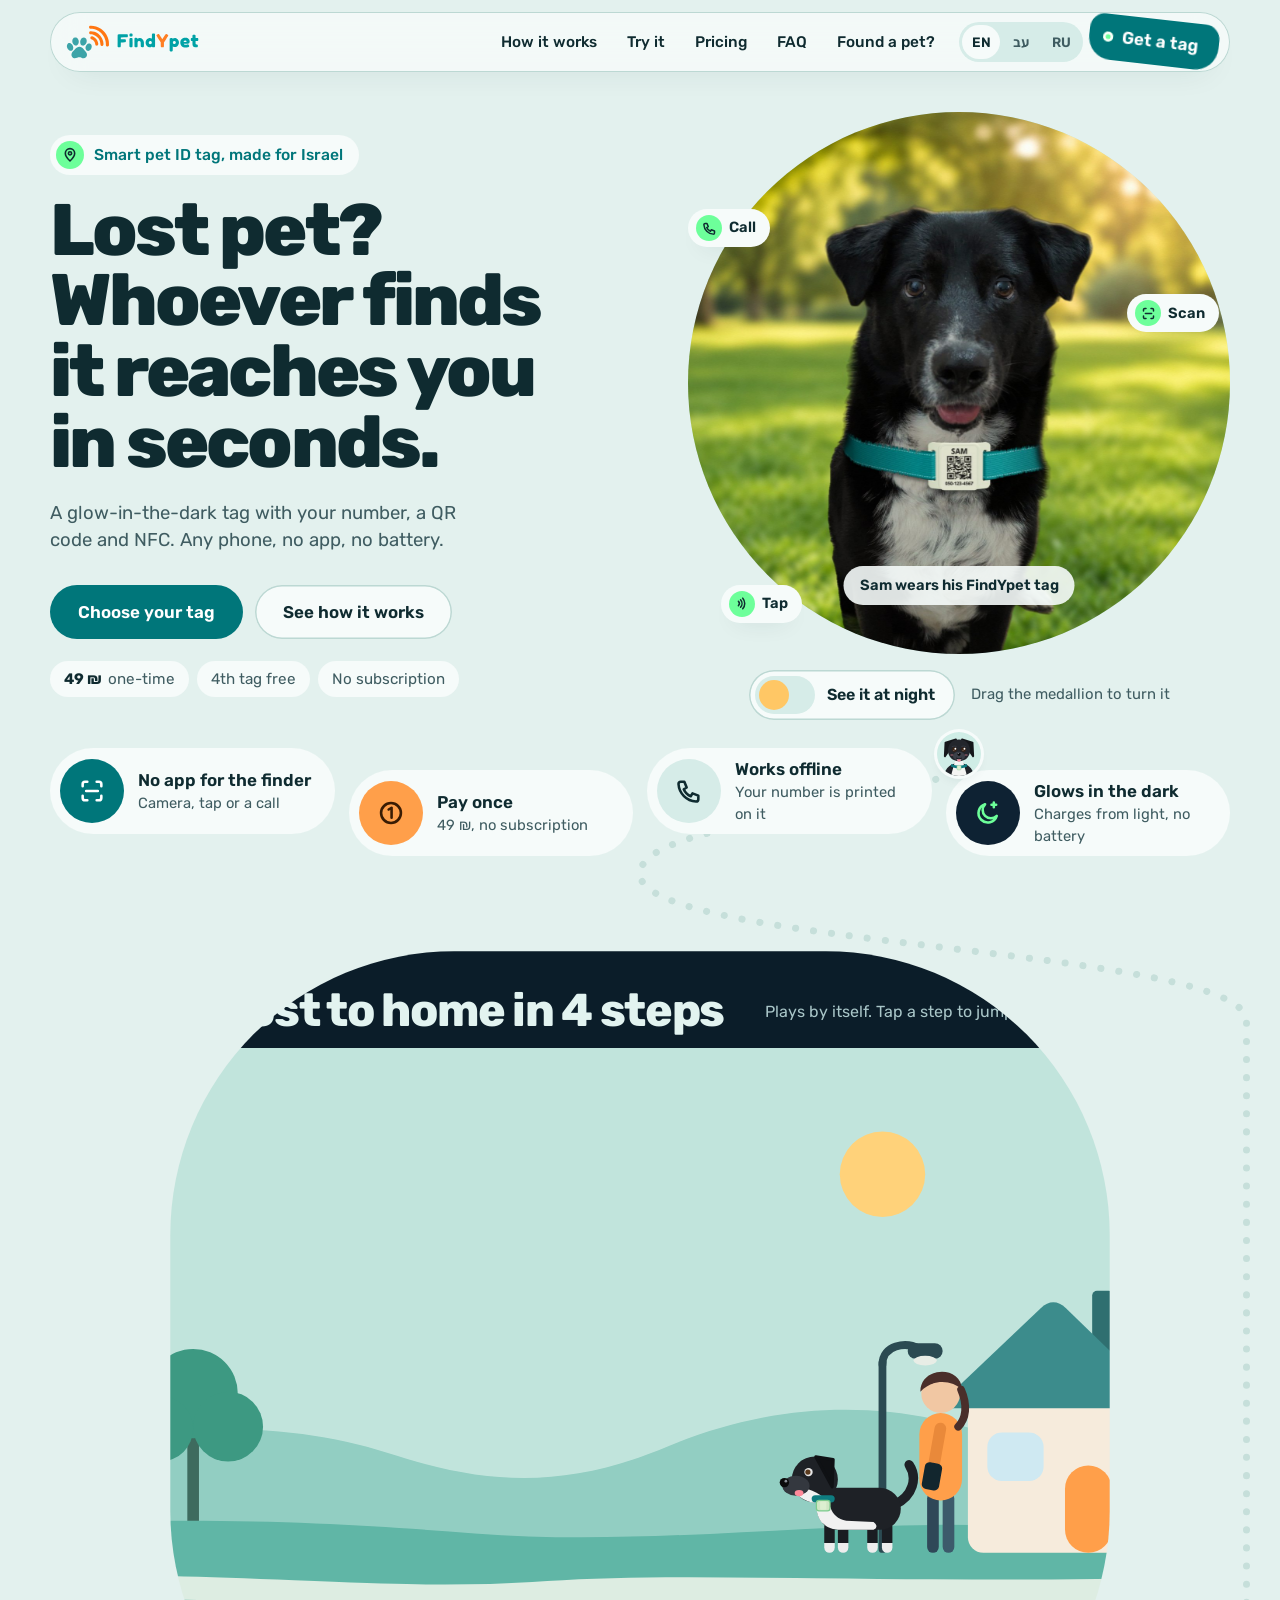
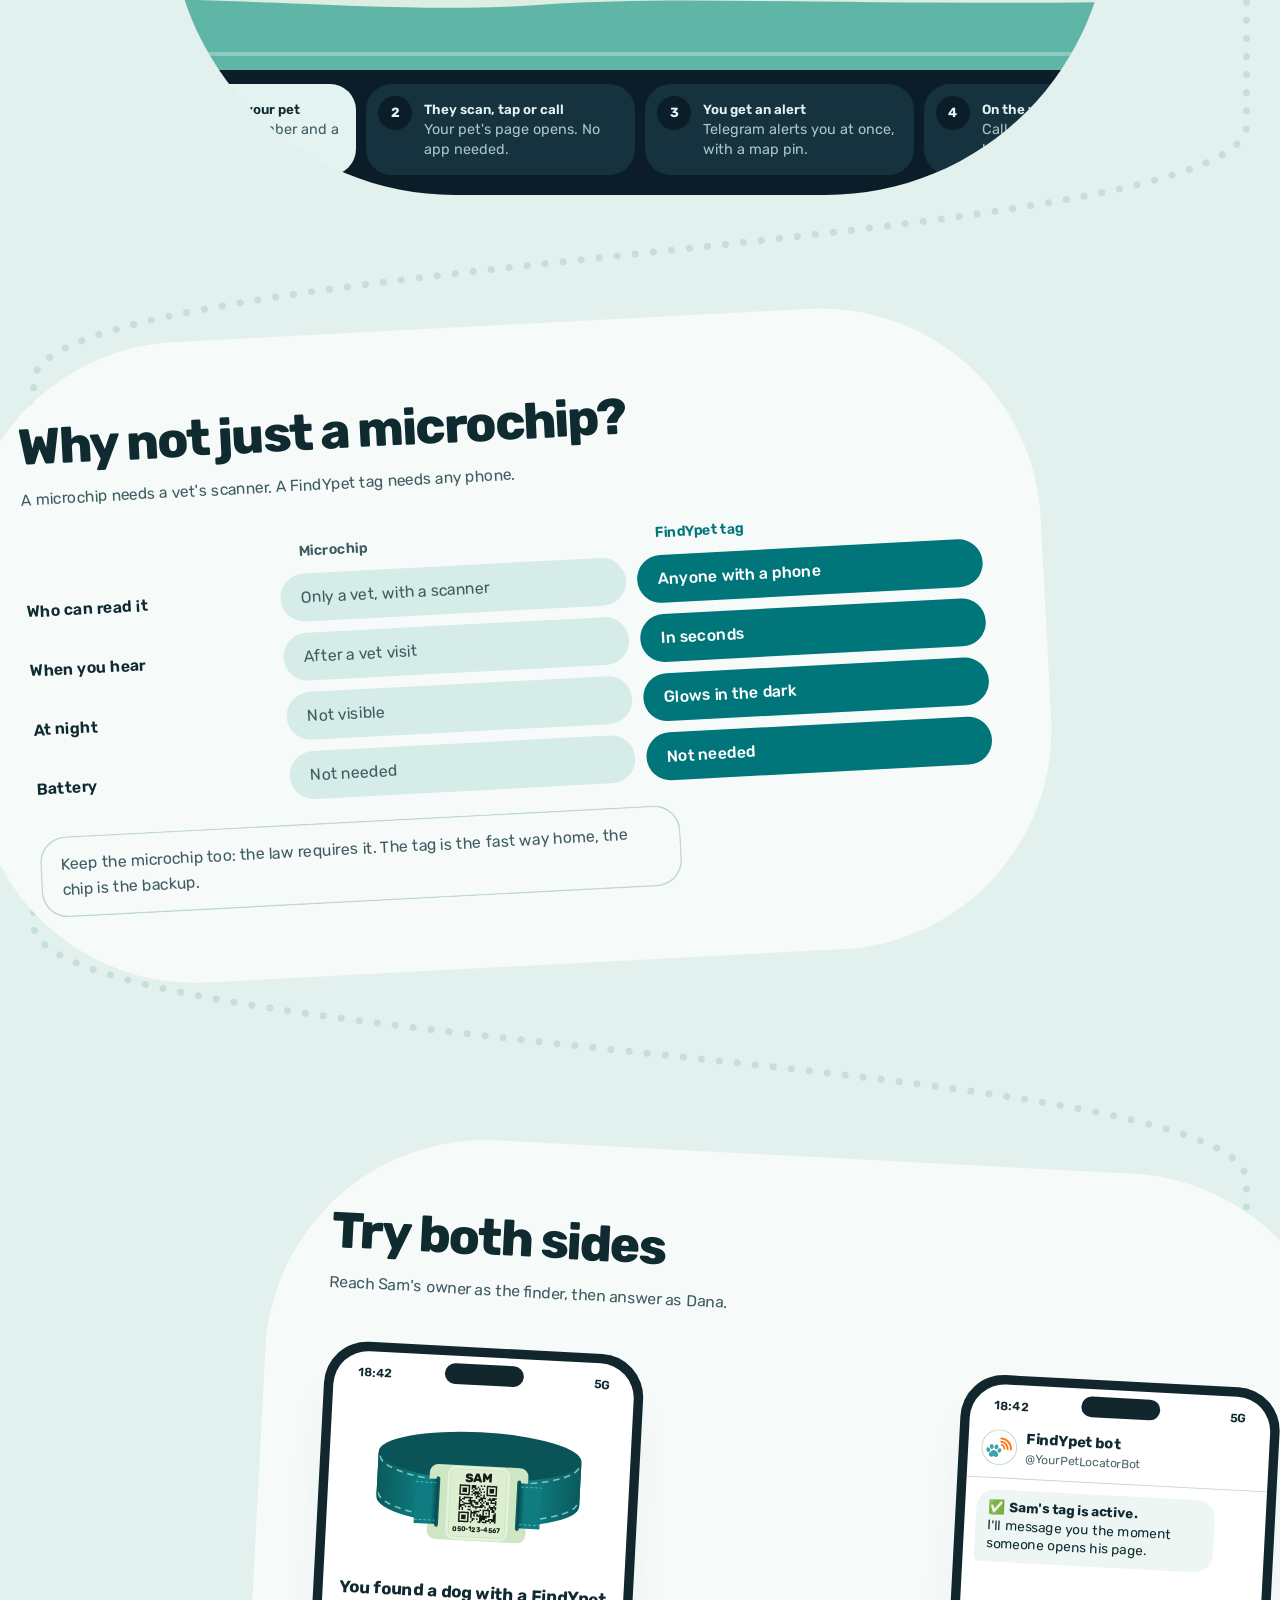
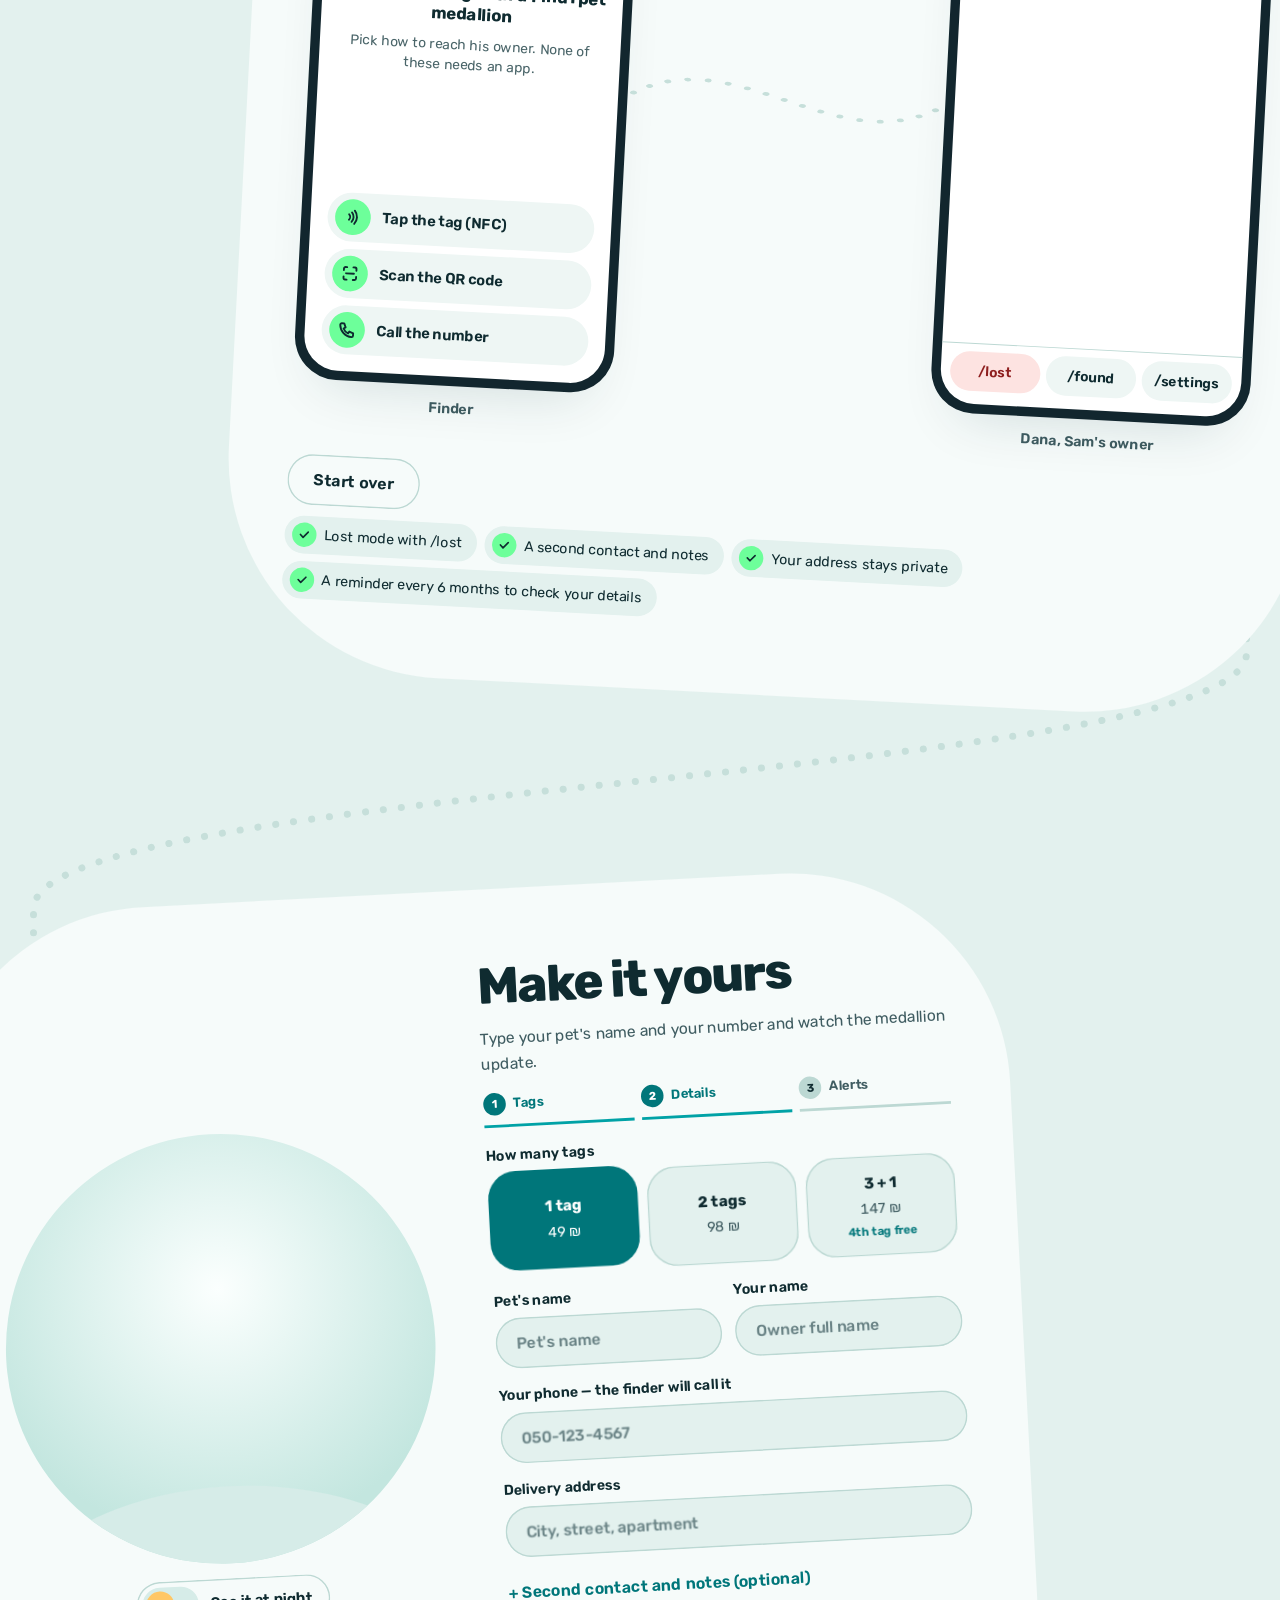
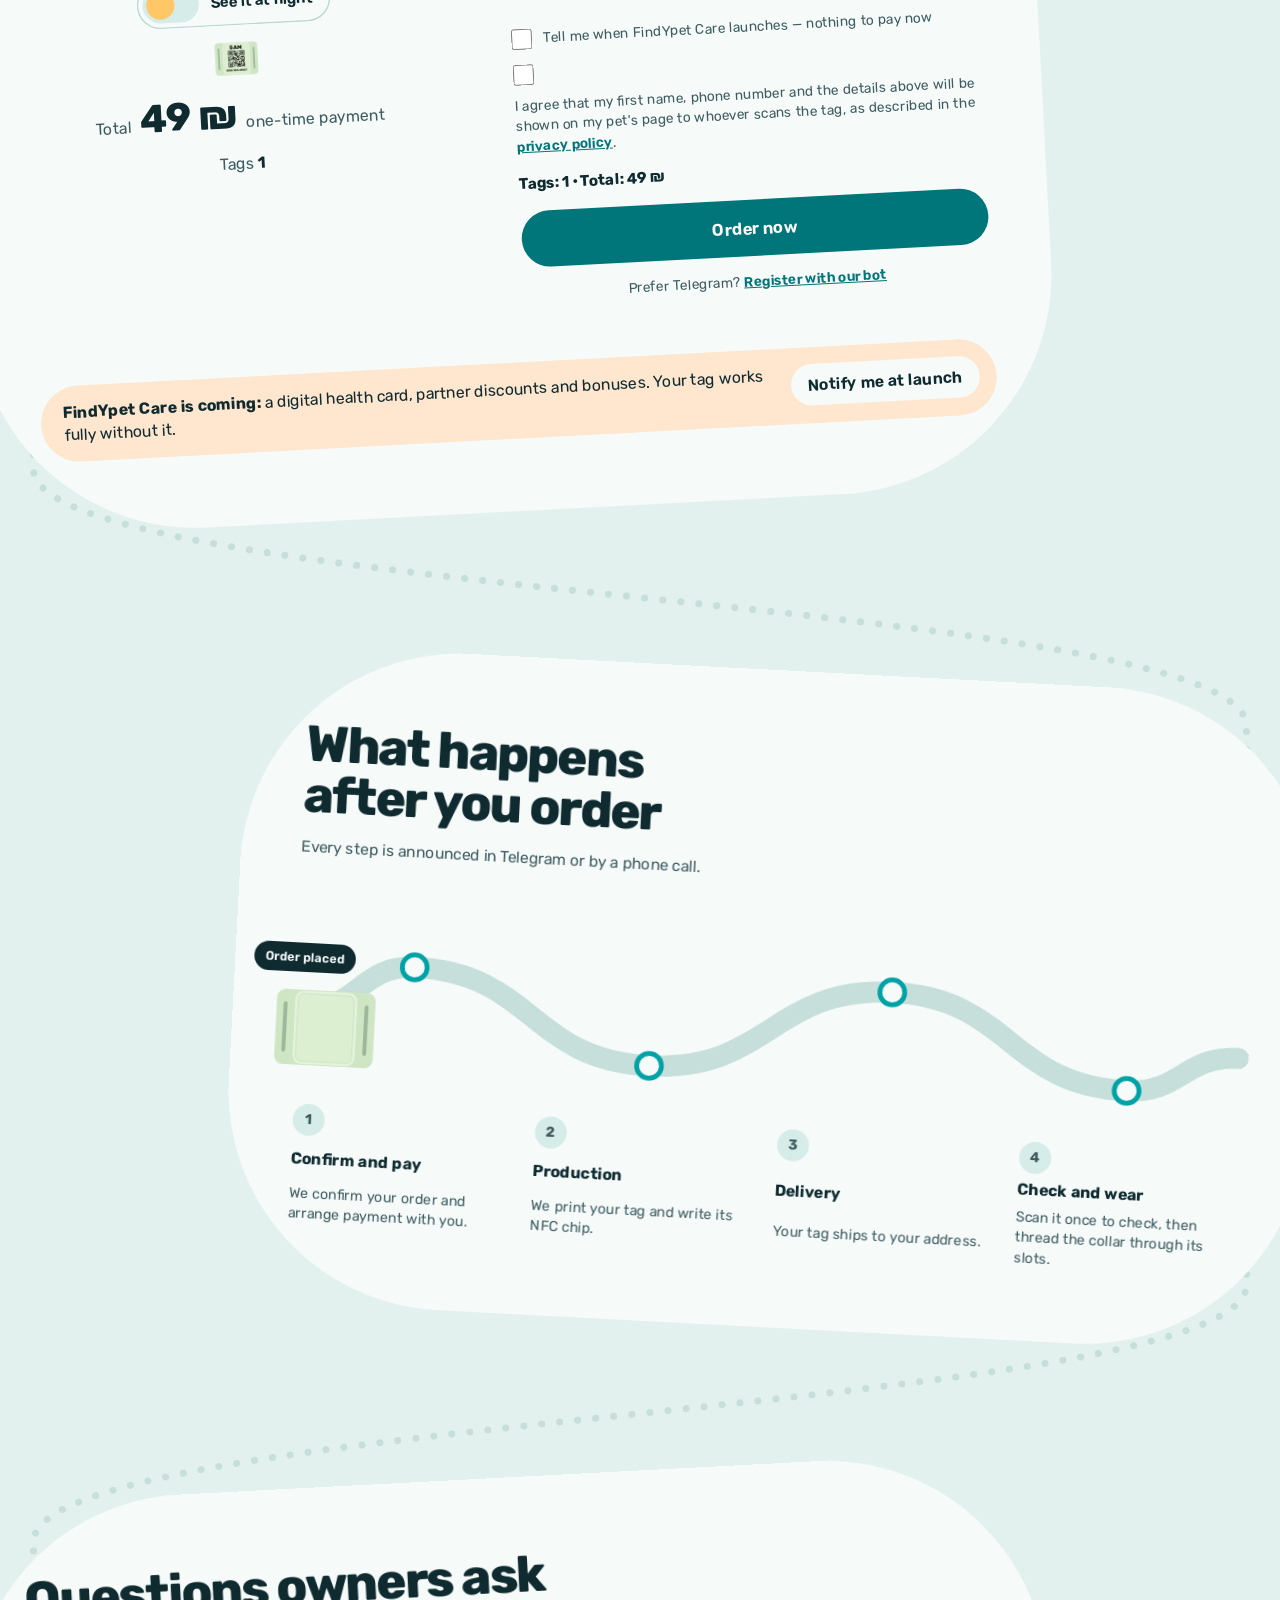
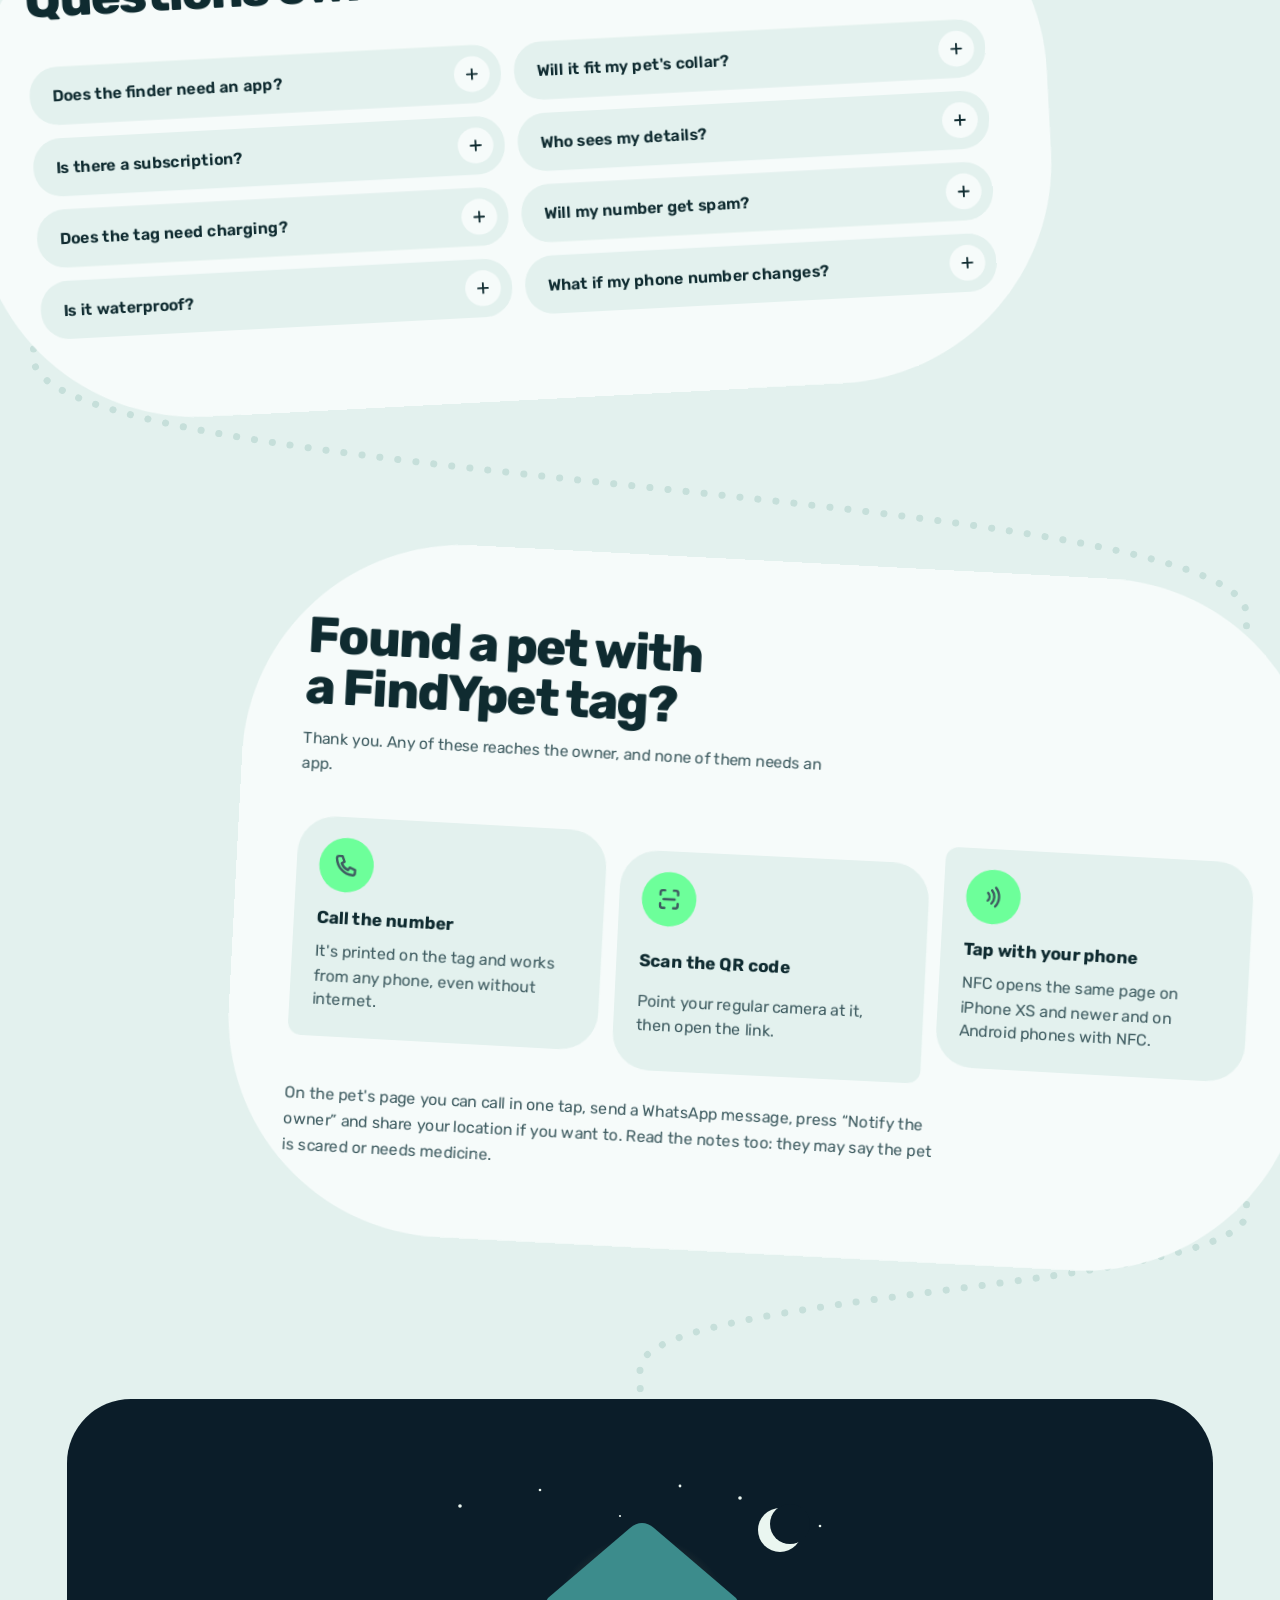
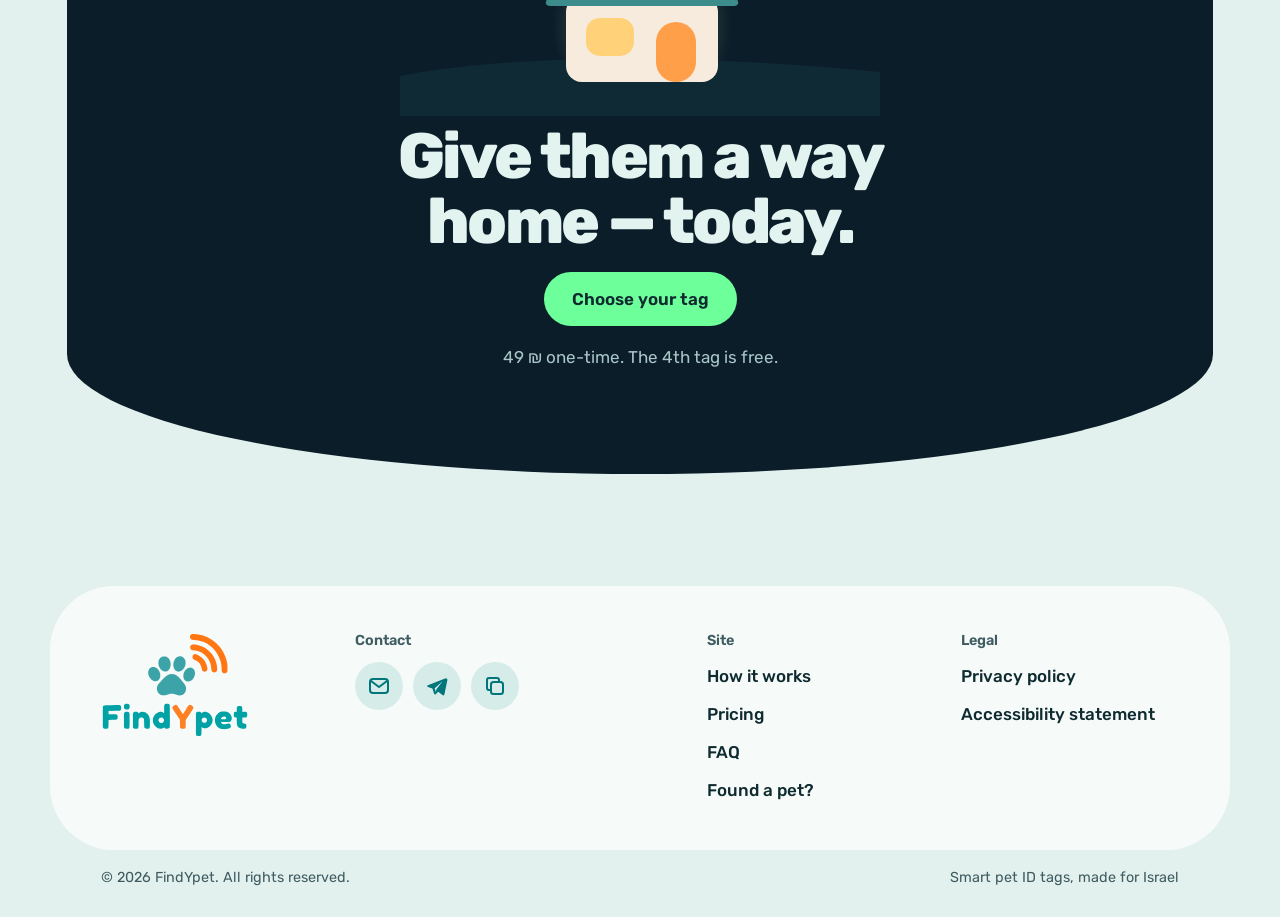
<file: index.html>
<!doctype html>
<html lang="en">
<head>
    <meta charset="utf-8">
    <meta name="viewport" content="width=device-width, initial-scale=1, viewport-fit=cover">
    <title>FindYpet — the fastest way home for a lost pet</title>
    <meta name="description" content="Glow-in-the-dark pet ID tag with your number, a QR code and NFC.">
    <link rel="canonical" href="https://findy-pet.com/">
    <link rel="preload" href="/assets/fonts/rubik-latin.woff2" as="font" type="font/woff2" crossorigin>
    <link rel="stylesheet" href="/css/fonts.css">
    <link rel="icon" href="/assets/mark.svg" type="image/svg+xml">
    <link rel="icon" href="/assets/logo.png" sizes="any">
    <script>window.FY_MODEL_URL = '/assets/findypet-tag-model.json?v=12';</script>
    <!-- Google Analytics 4: the page already sends events (hero_showcase, story_step, select_item, upsell_view,
         begin_checkout, faq_open, glow_toggle, scroll_depth, cta_click…) to window.dataLayer. To turn GA on, allow
         https://www.googletagmanager.com in csp() in worker/src/worker.js and add the gtag snippet here. -->
<style>:root{padding-top:env(safe-area-inset-top,0px);padding-bottom:env(safe-area-inset-bottom,0px)}body{margin:0}img{max-width:100%}[hidden]{display:none!important}
/* test site only (test.findy-pet.com): the TEST banner sits at the bottom, clear of the floating nav */
.stage-banner{position:fixed;left:0;right:0;bottom:0;z-index:90}
body:has(.stage-banner) .toast{bottom:calc(env(safe-area-inset-bottom,0px) + 72px)}
body:has(.stage-banner) .site-foot{padding-bottom:56px}
</style>
<style>
/* Layout concept: "The way home" — one dotted walk path winds down the page; every section is a soft capsule
   that rolls out from that path as you reach it, and a small dog trots along it until it reaches the house at the end. */
:root{
  --ground:#E3F1EE; --surface:#F6FBFA; --surface-2:#D6ECE8; --ink:#0F2B30; --ink-soft:#3F5C61; --line:#BCD8D3;
  --teal:#00A2A6; --teal-ink:#00767A; --btn:#00767A; --btn-ink:#FFFFFF; --btn-hover:#005F63;
  --apricot:#FF9F4A; --apricot-ink:#9A4A0B; --apricot-soft:#FFE6CF;
  --glow:#6DFF9A; --glow-ink:#0F2B30; --strap:#0E7C80;
  --alert:#D93F3F; --alert-soft:#FDE3E1; --alert-ink:#8E1F1F;
  --trail-faint:#C6DFDA; --trail:#00A2A6;
  --night:#0B1D29; --night-2:#16323F; --night-ink:#E2F3F0; --night-soft:#A9C6C8;
  --sun:#FFC765; --moon:#EAF6F0; --nightsky:#0E2233;
  --frame:#12262E; --scr:#FFFFFF; --scr-2:#EEF6F4; --scr-ink:#0F2B30; --scr-soft:#4A6569; --bubble-me:#00767A; --bubble-me-ink:#FFFFFF;
  --card:#F6FBFA; --card-ink:#0F2B30; --card-soft:#4A6569;
  --disc-hi:#FBFFFE; --disc-lo:#C3E6DF;
  --shadow:rgba(10,52,56,.16);
  --font:"Rubik","Assistant","Segoe UI",system-ui,-apple-system,sans-serif;
  --r-capsule:clamp(30px,5vw,64px); --r-soft:24px;
  --ease-out:cubic-bezier(.16,1,.3,1); --ease-back:cubic-bezier(.34,1.56,.64,1);
}
@media (prefers-color-scheme: dark){
  :root:not([data-theme="light"]){
    --ground:#0A1922; --surface:#102633; --surface-2:#18374A; --ink:#E2F3F0; --ink-soft:#A6C4C5; --line:#264757;
    --teal:#22B8BB; --teal-ink:#6BD9DB; --btn:#6BD9DB; --btn-ink:#06222A; --btn-hover:#8DE6E7;
    --apricot:#FFAE63; --apricot-ink:#FFC48F; --apricot-soft:#3B2B1D;
    --alert:#FF7A7A; --alert-soft:#3D1F24; --alert-ink:#FFB3B3;
    --trail-faint:#1B3746; --trail:#3CCFD2;
    --night:#06131B; --night-2:#112B39;
    --scr:#0F222C; --scr-2:#18323F; --scr-ink:#E2F3F0; --scr-soft:#A6C4C5; --bubble-me:#22B8BB; --bubble-me-ink:#06222A;
    --disc-hi:#1A4152; --disc-lo:#0A1A24;
    --shadow:rgba(0,0,0,.45);
    color-scheme:dark;
  }
}
:root[data-theme="dark"]{
  --ground:#0A1922; --surface:#102633; --surface-2:#18374A; --ink:#E2F3F0; --ink-soft:#A6C4C5; --line:#264757;
  --teal:#22B8BB; --teal-ink:#6BD9DB; --btn:#6BD9DB; --btn-ink:#06222A; --btn-hover:#8DE6E7;
  --apricot:#FFAE63; --apricot-ink:#FFC48F; --apricot-soft:#3B2B1D;
  --alert:#FF7A7A; --alert-soft:#3D1F24; --alert-ink:#FFB3B3;
  --trail-faint:#1B3746; --trail:#3CCFD2;
  --night:#06131B; --night-2:#112B39;
  --scr:#0F222C; --scr-2:#18323F; --scr-ink:#E2F3F0; --scr-soft:#A6C4C5; --bubble-me:#22B8BB; --bubble-me-ink:#06222A;
  --disc-hi:#1A4152; --disc-lo:#0A1A24;
  --shadow:rgba(0,0,0,.45);
  color-scheme:dark;
}

*,*::before,*::after{box-sizing:border-box}
html{scroll-behavior:smooth;-webkit-text-size-adjust:100%}
body{background:var(--ground);color:var(--ink);font-family:var(--font);font-size:1.0625rem;line-height:1.6;-webkit-font-smoothing:antialiased}
body::before{content:"";position:fixed;inset:0 0 auto;height:env(safe-area-inset-top,0px);z-index:70;background:var(--ground)}
::selection{background:var(--glow);color:var(--glow-ink)}
a{color:inherit}
:focus-visible{outline:3px solid var(--teal);outline-offset:3px}
h1,h2,h3{margin:0;line-height:1.02;letter-spacing:-.028em;text-wrap:balance}
p{margin:0}
button{font-family:inherit}
[hidden]{display:none!important}
.vh{position:absolute!important;width:1px;height:1px;overflow:hidden;clip:rect(0 0 0 0);white-space:nowrap}
.icon{width:24px;height:24px;flex:none}

/* ---------- Collar (nav) ---------- */
.collar{position:fixed;z-index:60;top:calc(env(safe-area-inset-top,0px) + 12px);left:50%;transform:translateX(-50%);
  width:min(1180px,calc(100% - 2 * max(16px, env(safe-area-inset-left,0px))));
  display:flex;align-items:center;gap:10px;padding:7px 7px 7px 16px;border-radius:999px;
  background:color-mix(in srgb,var(--surface) 86%,transparent);backdrop-filter:blur(16px) saturate(1.4);-webkit-backdrop-filter:blur(16px) saturate(1.4);
  box-shadow:inset 0 0 0 1px var(--line),0 14px 34px -22px var(--shadow)}
.brand{display:inline-flex;align-items:center;gap:7px;text-decoration:none;min-height:44px}
.brand-mark{width:44px;height:34px;flex:none;display:block}
.brand-word{width:82px;height:19px;flex:none;display:block}
.collar-links{display:flex;gap:2px;margin-left:auto}
.collar-links a{padding:10px 14px;border-radius:999px;text-decoration:none;font-weight:500;font-size:.96rem;transition:background-color .2s}
.collar-links a:hover{background:var(--surface-2)}
.langs{display:flex;gap:2px;padding:3px;border-radius:999px;background:var(--surface-2)}
.langs button{border:0;background:transparent;color:var(--ink-soft);font-weight:600;font-size:.85rem;min-width:38px;min-height:34px;border-radius:999px;cursor:pointer}
.langs button[aria-pressed="true"]{background:var(--surface);color:var(--ink)}
.tag-btn{position:relative;display:inline-flex;align-items:center;gap:9px;min-height:46px;padding:0 20px 0 14px;border-radius:15px 15px 23px 23px;
  background:var(--btn);color:var(--btn-ink);font-weight:600;text-decoration:none;white-space:nowrap;
  transform-origin:50% -14px;transform:rotate(var(--swing,0deg));transition:background-color .2s}
.tag-btn:hover{background:var(--btn-hover)}
.tag-btn .hole{width:10px;height:10px;border-radius:50%;background:var(--glow);box-shadow:inset 0 0 0 2.5px var(--btn-ink)}
.menu-btn{display:none;border:0;min-width:46px;min-height:46px;border-radius:50%;background:var(--surface-2);color:var(--ink);cursor:pointer;place-items:center}
.sheet{position:fixed;z-index:59;top:calc(env(safe-area-inset-top,0px) + 76px);left:max(16px,env(safe-area-inset-left,0px));right:max(16px,env(safe-area-inset-right,0px));
  padding:14px;border-radius:32px;background:var(--surface);box-shadow:inset 0 0 0 1px var(--line),0 24px 50px -24px var(--shadow);
  display:grid;gap:4px;transform-origin:50% 0;animation:sheetIn .45s var(--ease-out)}
.sheet a{padding:14px 18px;border-radius:999px;text-decoration:none;font-weight:600;font-size:1.1rem}
.sheet a:hover{background:var(--surface-2)}
.sheet .langs{justify-self:start;margin:8px 0 0 10px}
@keyframes sheetIn{from{transform:scale(.6,.2);border-radius:999px;opacity:0}to{transform:none;opacity:1}}
@media (max-width:980px){.collar-links{display:none}.menu-btn{display:grid}.collar>.langs{margin-left:auto}.sheet .langs{display:none}}
@media (max-width:600px){.collar{gap:6px;padding:6px 6px 6px 10px}.collar>.langs button{min-width:31px;min-height:32px;font-size:.78rem}.tag-btn{padding:0 12px 0 10px;gap:7px;font-size:.92rem;min-height:44px}.menu-btn{min-width:44px;min-height:44px}}
@media (max-width:430px){.brand-word{display:none}}
@media (max-width:380px){.tag-btn{padding:0 14px 0 12px;font-size:.95rem}.brand-word{width:70px;height:16px}.brand-mark{width:36px;height:28px}}

/* ---------- Main + trail ---------- */
main{position:relative;overflow-x:clip;padding-left:max(16px,env(safe-area-inset-left,0px));padding-right:max(16px,env(safe-area-inset-right,0px));padding-bottom:40px}
.trail{position:absolute;left:0;top:0;width:100%;z-index:1;pointer-events:none;overflow:visible}
.trail-dog{position:absolute;left:0;top:0;width:44px;height:44px;z-index:4;pointer-events:none;will-change:transform}
.trail-dog img,.trail-dog .dog-ico{width:100%;height:100%;display:block;border-radius:50%;object-fit:cover;box-shadow:0 0 0 3px var(--surface),0 6px 14px -6px var(--shadow)}
.trail-dog.arrived .dog-ico{animation:hop .6s var(--ease-back) 2}
@keyframes hop{50%{translate:0 -12px}}

/* ---------- Hero ---------- */
.hero{position:relative;z-index:2;width:min(1180px,100%);margin:0 auto;padding-top:calc(env(safe-area-inset-top,0px) + 112px);
  display:grid;grid-template-columns:minmax(0,1.04fr) minmax(0,.96fr);gap:clamp(24px,4vw,64px);align-items:center}
.kicker{display:inline-flex;align-items:center;gap:10px;padding:6px 16px 6px 6px;border-radius:999px;background:var(--surface);font-weight:500;color:var(--teal-ink);font-size:.98rem}
.kicker .dot{width:28px;height:28px;border-radius:50%;background:var(--glow);display:grid;place-items:center;color:var(--glow-ink)}
.kicker .dot svg{width:16px;height:16px}
h1{font-size:clamp(2.55rem,5.7vw,5rem);font-weight:800;letter-spacing:-.04em;line-height:.97;margin-top:20px}
.lede{font-size:clamp(1.1rem,1.45vw,1.32rem);line-height:1.5;color:var(--ink-soft);max-width:34ch;margin-top:22px}
.cta-row{display:flex;flex-wrap:wrap;gap:12px;margin-top:30px}
.btn{display:inline-flex;align-items:center;justify-content:center;gap:10px;min-height:54px;padding:0 28px;border-radius:999px;border:0;cursor:pointer;
  font:600 1.06rem var(--font);text-decoration:none;transition:transform .35s var(--ease-back),background-color .2s,box-shadow .2s}
.btn:active{transform:scale(.96)}
.btn-primary{background:var(--btn);color:var(--btn-ink)}
.btn-primary:hover{background:var(--btn-hover);transform:translateY(-2px)}
.btn-ghost{background:var(--surface);color:var(--ink);box-shadow:inset 0 0 0 1.5px var(--line)}
.btn-ghost:hover{box-shadow:inset 0 0 0 2px var(--teal);transform:translateY(-2px)}
.btn-glow{background:var(--glow);color:var(--glow-ink);box-shadow:0 0 0 0 var(--glow)}
.btn-glow:hover{box-shadow:0 0 34px 2px color-mix(in srgb,var(--glow) 55%,transparent);transform:translateY(-2px)}
.price-line{display:flex;flex-wrap:wrap;gap:8px;margin-top:22px}
.chip{display:inline-flex;align-items:center;gap:6px;min-height:36px;padding:0 14px;border-radius:999px;background:var(--surface);font-size:.95rem;color:var(--ink-soft)}
.chip b{color:var(--ink);font-weight:700}

.hero-stage{position:relative;display:grid;justify-items:center;gap:16px}
.disc{position:relative;width:min(560px,100%);aspect-ratio:1;max-width:100%;border-radius:50%;overflow:hidden;isolation:isolate;
  background:radial-gradient(circle at 50% 36%,var(--disc-hi),var(--disc-lo) 72%);transition:background .9s ease}
.disc[data-night="true"]{--disc-hi:#173E55;--disc-lo:#040E15}
.disc .stars{position:absolute;inset:0;opacity:0;transition:opacity .9s ease;z-index:0;
  background-image:radial-gradient(1.6px 1.6px at 18% 22%,#EAF6F0 50%,transparent 51%),radial-gradient(1.2px 1.2px at 72% 16%,#EAF6F0 50%,transparent 51%),
  radial-gradient(1.8px 1.8px at 84% 42%,#EAF6F0 50%,transparent 51%),radial-gradient(1.2px 1.2px at 30% 70%,#EAF6F0 50%,transparent 51%),
  radial-gradient(1.4px 1.4px at 60% 82%,#EAF6F0 50%,transparent 51%),radial-gradient(1px 1px at 44% 12%,#EAF6F0 50%,transparent 51%),
  radial-gradient(1.4px 1.4px at 10% 52%,#EAF6F0 50%,transparent 51%),radial-gradient(1.2px 1.2px at 90% 70%,#EAF6F0 50%,transparent 51%)}
.disc[data-night="true"] .stars{opacity:1}
.disc .ground-arc{position:absolute;left:-10%;right:-10%;bottom:-62%;height:80%;border-radius:50%;background:var(--surface-2);z-index:0;transition:background .9s}
.disc[data-night="true"] .ground-arc{background:#0C2430}
.tag-slot{position:absolute;inset:0;z-index:1}
.tag-slot canvas{display:block;width:100%;height:100%;touch-action:pan-y;cursor:grab;outline:none}
.tag-slot canvas:focus-visible{box-shadow:inset 0 0 0 3px var(--teal);border-radius:50%}
.tag-fallback{position:absolute;inset:18%;width:64%;height:64%}
.tag-slot.has-3d .tag-fallback{display:none}
.sat{position:absolute;z-index:2;display:inline-flex;align-items:center;gap:7px;min-height:38px;padding:0;padding-inline:8px 14px;border-radius:999px;background:var(--surface);
  color:var(--ink);font-weight:600;font-size:.92rem;box-shadow:0 10px 24px -14px var(--shadow);animation:bob 5s ease-in-out infinite}
.sat>span:first-child{width:26px;height:26px;border-radius:50%;display:grid;place-items:center;background:var(--glow);color:var(--glow-ink)}
.sat svg{width:15px;height:15px}
.sat-call{left:0;top:16%}.sat-scan{right:2%;top:30%;animation-delay:-1.6s}.sat-tap{left:6%;bottom:16%;animation-delay:-3.2s}
@keyframes bob{50%{transform:translateY(-8px)}}
.stage-row{display:flex;flex-wrap:wrap;align-items:center;justify-content:center;gap:10px 16px}
.hint{font-size:.93rem;color:var(--ink-soft)}

.night-switch{display:inline-flex;align-items:center;gap:12px;min-height:50px;padding:6px 20px 6px 6px;border-radius:999px;border:0;cursor:pointer;
  background:var(--surface);color:var(--ink);font:600 1rem var(--font);box-shadow:inset 0 0 0 1.5px var(--line)}
.night-switch .track{position:relative;width:60px;height:38px;border-radius:999px;background:var(--surface-2);transition:background-color .35s}
.night-switch .knob{position:absolute;top:4px;left:4px;width:30px;height:30px;border-radius:50%;background:var(--sun);transition:transform .5s var(--ease-back),background-color .35s,box-shadow .35s}
.night-switch[aria-pressed="true"] .track{background:var(--nightsky)}
.night-switch[aria-pressed="true"] .knob{transform:translateX(22px);background:var(--moon);box-shadow:inset -8px -3px 0 0 #B6CEC6,0 0 18px 2px color-mix(in srgb,var(--glow) 60%,transparent)}

/* rolling pebbles */
.pebbles{position:relative;z-index:2;list-style:none;margin:28px auto 0;padding:0;width:min(1180px,100%);display:grid;grid-template-columns:repeat(4,minmax(0,1fr));gap:14px}
.pebble{display:flex;align-items:center;gap:14px;padding:10px 20px 10px 10px;border-radius:999px;background:var(--surface);min-width:0}
.pebble:nth-child(even){translate:0 22px}
.pebble-ball{flex:none;width:64px;height:64px;border-radius:50%;display:grid;place-items:center;color:var(--btn-ink);background:var(--btn)}
.pebble:nth-child(2) .pebble-ball{background:var(--apricot);color:#3A1C04}
.pebble:nth-child(3) .pebble-ball{background:var(--surface-2);color:var(--ink)}
.pebble:nth-child(4) .pebble-ball{background:var(--nightsky);color:var(--glow)}
.pebble-ball svg{width:28px;height:28px}
.pebble-text{min-width:0;line-height:1.3}
.pebble-text b{display:block;font-weight:600}
.pebble-text span{font-size:.92rem;color:var(--ink-soft)}
@media (max-width:1060px){.pebbles{grid-template-columns:repeat(2,minmax(0,1fr))}}
@media (max-width:860px){
  .hero{grid-template-columns:minmax(0,1fr);padding-top:calc(env(safe-area-inset-top,0px) + 100px)}
  .disc{width:min(440px,100%)}
}
@media (max-width:560px){
  .pebbles{grid-template-columns:minmax(0,1fr);gap:12px}
  .pebble:nth-child(even){translate:0 0;margin-left:12%}
  .pebble:nth-child(odd){margin-right:12%}
  .sat{font-size:.85rem;min-height:34px}
}

/* ---------- Capsules ---------- */
.capsule{position:relative;z-index:2;width:min(1180px,calc(100% - 8vw));margin:clamp(80px,13vh,150px) auto 0;
  padding-block:clamp(36px,6vw,84px);padding-inline:clamp(20px,5vw,76px);background:var(--surface);
  border-radius:calc(var(--r-capsule) + var(--roll,0) * 170px);
  transform-origin:var(--origin,50% 100%);
  transform:translateX(calc(var(--side,1) * var(--roll,0) * 7%)) rotate(calc(var(--side,1) * var(--roll,0) * 3deg)) scale(calc(1 - var(--roll,0) * .06))}
@media (max-width:600px){.capsule{width:calc(100% - 3vw)}}
.sec-head{display:grid;gap:14px;max-width:62ch}
.sec-head h2,.h2{font-size:clamp(2.05rem,4.2vw,3.5rem);font-weight:750;letter-spacing:-.035em}
.sec-head p{color:var(--ink-soft);font-size:clamp(1.05rem,1.3vw,1.2rem);max-width:52ch}

/* ---------- Story (plays by itself, never holds the scroll) ---------- */
.story{position:relative;z-index:3;width:min(1320px,calc(100% - 8vw));height:auto;min-height:0;margin:clamp(80px,13vh,150px) auto 0;
  background:var(--night);color:var(--night-ink);display:flex;flex-direction:column;overflow:hidden;
  border-radius:var(--r-capsule);clip-path:inset(0 calc(var(--roll,0) * 9%) round calc(var(--r-capsule) + var(--roll,0) * 220px))}
.story-head{display:flex;justify-content:space-between;align-items:flex-end;gap:10px 24px;flex-wrap:wrap;
  padding:clamp(22px,3vw,36px) clamp(18px,3.5vw,44px) 14px}
.story-head h2{font-size:clamp(1.8rem,3.6vw,3rem);font-weight:750}
.story-head p{color:var(--night-soft);font-size:1rem}
.story-stage{position:relative;flex:none;aspect-ratio:16/9;max-height:74svh;min-height:300px;margin:0 clamp(10px,1.6vw,22px);border-radius:calc(var(--r-capsule) - 12px);overflow:hidden;background:#BDE6E0}
.scene{position:absolute;inset:0;width:100%;height:100%;display:block}
.scene .leg,.scene .oleg,.scene .tail{transform-box:fill-box;transform-origin:50% 0}
.scene .tail{transform-origin:100% 100%;animation:wag .5s ease-in-out infinite alternate}
@keyframes wag{from{transform:rotate(-10deg)}to{transform:rotate(14deg)}}
.scene .moving .leg-a,.scene .moving .oleg-a{animation:stepA .34s ease-in-out infinite alternate}
.scene .moving .leg-b,.scene .moving .oleg-b{animation:stepA .34s ease-in-out infinite alternate-reverse}
@keyframes stepA{from{transform:rotate(-20deg)}to{transform:rotate(20deg)}}
.scene .twinkle{animation:twinkle 3s ease-in-out infinite alternate}
@keyframes twinkle{from{opacity:.35}to{opacity:1}}
.scene-bubble{position:absolute;left:0;top:0;z-index:2;max-width:210px;padding:12px 16px;border-radius:22px 22px 22px 6px;background:var(--card);color:var(--card-ink);
  font-size:.95rem;line-height:1.35;box-shadow:0 18px 40px -18px rgba(0,0,0,.5);pointer-events:none;opacity:0;will-change:transform,opacity}
.scene-bubble b{display:block;font-size:1.02rem}
.alert-card{position:absolute;left:0;top:0;z-index:2;width:min(290px,78%);padding:14px;border-radius:26px;background:var(--card);color:var(--card-ink);
  box-shadow:0 24px 50px -20px rgba(0,0,0,.55);pointer-events:none;opacity:0;will-change:transform,opacity}
.alert-top{display:flex;align-items:center;gap:10px;font-size:.85rem;color:var(--card-soft)}
.alert-top .app{width:28px;height:28px;border-radius:9px;background:#FFFFFF;box-shadow:inset 0 0 0 1px #D6E6E3;display:grid;place-items:center}
.alert-top .app svg{width:22px;height:17px}
.alert-top time{margin-left:auto}
.alert-card h3{font-size:1.05rem;letter-spacing:-.01em;margin:10px 0 2px}
.alert-card p{font-size:.92rem;color:var(--card-soft)}
.mini-map{margin-top:10px;border-radius:18px;overflow:hidden;height:86px;background:#DCEFE8}
.mini-map svg{width:100%;height:100%;display:block}
.map-chips{display:flex;gap:6px;margin-top:10px}
.map-chips span{flex:1;text-align:center;padding:7px 0;border-radius:999px;background:#E3F1EE;font-weight:600;font-size:.85rem;color:#0F2B30}
.story-steps{list-style:none;margin:0;padding:14px clamp(10px,1.6vw,22px) clamp(12px,1.6vw,22px);display:grid;grid-template-columns:repeat(4,minmax(0,1fr));gap:10px}
.step-btn{width:100%;height:100%;display:grid;grid-template-columns:auto minmax(0,1fr);gap:2px 12px;align-items:start;text-align:left;border:0;cursor:pointer;
  padding:12px 16px 14px 12px;border-radius:26px;background:var(--night-2);color:var(--night-ink);transition:background-color .35s,transform .45s var(--ease-back)}
.step-btn:hover{transform:translateY(-2px)}
.step-num{grid-row:span 2;width:34px;height:34px;border-radius:50%;display:grid;place-items:center;font-weight:700;background:var(--night);color:var(--night-ink);transition:background-color .35s,color .35s}
.step-title{font-weight:600;line-height:1.25;padding-top:6px}
.step-text{font-size:.9rem;line-height:1.4;color:var(--night-soft)}
.step-btn[aria-current="step"]{background:#E2F3F0;color:#0F2B30}
.step-btn[aria-current="step"] .step-num{background:#6DFF9A;color:#0F2B30}
.step-btn[aria-current="step"] .step-text{color:#3F5C61}
.step-caption{display:none}
@media (max-width:860px){
  .story-head h2{font-size:1.75rem;line-height:1.15}
  .step-caption{padding:6px 20px 22px!important;min-height:0!important}
  .step-caption b{font-size:1.3rem!important}
  .step-caption span{font-size:1.08rem!important;line-height:1.45!important}
}
@media (max-width:600px){
  .hero-stage .sat,.hero-stage .hint{display:none}
  .hero-stage{margin-top:18px}
  .price-line{gap:8px}
  .pebbles{margin-top:30px;gap:12px}
  .pebble{padding:12px 20px 12px 12px}
  .pebble-text b{font-size:1.08rem}
  .sec-head p{font-size:1.08rem;line-height:1.5}
}
.story-ctl{display:flex;align-items:center;gap:14px}
.story-play{display:inline-flex;align-items:center;gap:8px;min-height:44px;padding:0 18px 0 14px;border:0;border-radius:999px;background:var(--night-2);color:var(--night-ink);font:inherit;font-weight:600;font-size:.95rem;cursor:pointer;transition:background-color .3s}
.story-play:hover{background:#26475A}
.story-play:focus-visible{outline:3px solid #6DFF9A;outline-offset:2px}
.story-play svg{width:18px;height:18px;fill:currentColor}
.story-play .i-play,.story-play[aria-pressed="false"] .i-pause{display:none}
.story-play[aria-pressed="false"] .i-play{display:block}
.story-progress{position:absolute;left:18px;right:18px;bottom:14px;z-index:3;height:4px;border-radius:4px;background:rgba(255,255,255,.28);overflow:hidden;pointer-events:none}
.story-progress i{display:block;width:100%;height:100%;background:#6DFF9A;transform-origin:0 50%;transform:scaleX(0)}
@media (max-width:860px){
  .story-steps{grid-template-columns:repeat(4,auto);justify-content:center;gap:10px;padding-top:12px;padding-bottom:4px}
  .step-btn{grid-template-columns:auto;padding:5px;border-radius:50%;width:auto;height:auto}
  .step-btn .step-title,.step-btn .step-text{display:none}
  .step-num{grid-row:auto;width:40px;height:40px}
  .step-caption{display:block;padding:4px clamp(18px,4vw,30px) 18px;min-height:96px}
  .step-caption b{display:block;font-size:1.1rem;line-height:1.25}
  .step-caption span{display:block;color:var(--night-soft);font-size:.95rem;line-height:1.4;margin-top:4px}
  .story-head{padding-bottom:12px;align-items:center}
  .story-head p{display:none}
  .story-stage{aspect-ratio:4/5;max-height:66svh}
}
@media (max-width:600px){.story{width:calc(100% - 3vw)}}
.story.static{height:auto;min-height:0}
.story.static .story-stage{flex:none;aspect-ratio:16/9}
@media (max-width:860px){.story.static .story-stage{aspect-ratio:4/5}}

/* ---------- Compare ---------- */
.compare-grid{display:grid;gap:12px;margin-top:clamp(28px,4vw,44px)}
.cmp-head,.cmp-row{display:grid;grid-template-columns:minmax(120px,.7fr) minmax(0,1fr) minmax(0,1fr);gap:12px;align-items:stretch}
.cmp-head span{font-weight:600;font-size:.95rem;padding:0 22px;color:var(--ink-soft)}
.cmp-head span:last-child{color:var(--teal-ink)}
.cmp-label{display:flex;align-items:center;font-weight:600}
.cmp-a,.cmp-b{display:flex;align-items:center;gap:12px;padding:14px 22px;border-radius:999px;line-height:1.35;min-width:0}
.cmp-a{background:var(--surface-2);color:var(--ink-soft)}
.cmp-b{background:var(--btn);color:var(--btn-ink);font-weight:500}
.cmp-b svg,.cmp-a svg{width:20px;height:20px;flex:none}
.cmp-note{margin-top:26px;max-width:62ch;color:var(--ink-soft);padding:16px 22px;border-radius:28px;box-shadow:inset 0 0 0 1.5px var(--line)}
@media (max-width:760px){
  .cmp-head{display:none}
  .cmp-row{grid-template-columns:minmax(0,1fr);gap:6px;padding:14px;border-radius:30px;background:var(--ground)}
  .cmp-label{padding:2px 8px 4px}
  .cmp-a,.cmp-b{border-radius:22px}
  .cmp-a::before{content:"Microchip";font-weight:600;font-size:.8rem;flex:none;min-width:72px}
  .cmp-b::before{content:"Tag";font-weight:700;font-size:.8rem;flex:none;min-width:72px}
}

/* ---------- Demo (two phones) ---------- */
.view-switch{display:none;margin-top:24px;padding:4px;border-radius:999px;background:var(--surface-2);gap:4px;width:max-content;max-width:100%}
.view-switch button{position:relative;border:0;min-height:44px;padding:0 18px;border-radius:999px;background:transparent;color:var(--ink-soft);font-weight:600;font-size:.98rem;cursor:pointer}
.view-switch button[aria-selected="true"]{background:var(--surface);color:var(--ink)}
.view-switch .badge{position:absolute;top:6px;right:8px;width:10px;height:10px;border-radius:50%;background:var(--apricot);display:none}
.view-switch .badge.on{display:block;animation:pulse 1s ease-in-out infinite}
@keyframes pulse{50%{transform:scale(1.5)}}
.phones{display:grid;grid-template-columns:minmax(0,340px) minmax(80px,1fr) minmax(0,340px);align-items:center;justify-content:center;margin-top:clamp(28px,4vw,48px)}
.phone{margin:0;display:grid;gap:12px;justify-items:center}
.phone figcaption{font-weight:600;font-size:.95rem;color:var(--ink-soft)}
.phone-body{position:relative;width:100%;max-width:340px;aspect-ratio:9/18;padding:10px;border-radius:46px;background:var(--frame);box-shadow:0 30px 60px -30px var(--shadow)}
.phone-body::before{content:"";position:absolute;top:18px;left:50%;width:84px;height:22px;margin-left:-42px;border-radius:999px;background:var(--frame);z-index:5}
.screen{position:relative;height:100%;border-radius:37px;overflow:hidden;background:var(--scr);color:var(--scr-ink);font-size:.95rem;line-height:1.4}
.status{display:flex;justify-content:space-between;padding:14px 26px 0;font-size:.8rem;font-weight:600;height:40px}
.scr{position:absolute;inset:40px 0 0 0;display:flex;flex-direction:column;overflow-y:auto;scrollbar-width:none}
.scr::-webkit-scrollbar{display:none}
.scr-idle{align-items:center;text-align:center;padding:12px 18px 18px;gap:12px}
.collar-art{position:relative;width:100%;max-width:230px;aspect-ratio:1.3}
.collar-art svg{width:100%;height:100%;display:block;overflow:visible}
.collar-art .ripple{transform-box:fill-box;transform-origin:center;opacity:0}
.scr-idle.tapping .ripple{animation:ripple 1s var(--ease-out) forwards}
.scr-idle.tapping .ripple:nth-of-type(2){animation-delay:.18s}
.scr-idle.tapping .ripple:nth-of-type(3){animation-delay:.36s}
@keyframes ripple{from{opacity:.9;transform:scale(.3)}to{opacity:0;transform:scale(1.6)}}
.scanbox{position:absolute;inset:6% 14%;border-radius:18px;opacity:0;pointer-events:none;
  background:linear-gradient(var(--teal),var(--teal)) top left/18px 3px no-repeat,linear-gradient(var(--teal),var(--teal)) top left/3px 18px no-repeat,
  linear-gradient(var(--teal),var(--teal)) top right/18px 3px no-repeat,linear-gradient(var(--teal),var(--teal)) top right/3px 18px no-repeat,
  linear-gradient(var(--teal),var(--teal)) bottom left/18px 3px no-repeat,linear-gradient(var(--teal),var(--teal)) bottom left/3px 18px no-repeat,
  linear-gradient(var(--teal),var(--teal)) bottom right/18px 3px no-repeat,linear-gradient(var(--teal),var(--teal)) bottom right/3px 18px no-repeat}
.scanbox::after{content:"";position:absolute;left:6%;right:6%;top:10%;height:3px;border-radius:3px;background:var(--glow);box-shadow:0 0 12px 2px var(--glow)}
.scr-idle.scanning .scanbox{opacity:1}
.scr-idle.scanning .scanbox::after{animation:scan 1s ease-in-out 1}
@keyframes scan{0%{top:10%}50%{top:86%}100%{top:10%}}
.idle-title{font-weight:700;font-size:1.12rem;line-height:1.25}
.idle-sub{color:var(--scr-soft);font-size:.92rem}
.method{display:flex;align-items:center;gap:12px;width:100%;min-height:52px;padding:0 16px 0 8px;border:0;border-radius:999px;cursor:pointer;
  background:var(--scr-2);color:var(--scr-ink);font:600 .98rem var(--font);text-align:left;transition:transform .35s var(--ease-back),background-color .2s}
.method:hover{transform:translateX(4px)}
.method .mi{width:38px;height:38px;border-radius:50%;display:grid;place-items:center;background:var(--glow);color:var(--glow-ink)}
.method .mi svg{width:20px;height:20px}
.methods{display:grid;gap:8px;width:100%;margin-top:auto}
.scr-page{padding:0 0 16px;animation:sheetUp .6s var(--ease-out)}
@keyframes sheetUp{from{transform:translateY(60%);border-radius:60px 60px 0 0;opacity:.3}to{transform:none;opacity:1}}
.lost-banner{display:none;margin:8px 12px 0;padding:10px 14px;border-radius:20px;background:var(--alert);color:#fff;font-size:.88rem;line-height:1.35}
.lost-banner b{display:block;font-size:.98rem}
.scr-page.lost .lost-banner{display:block;animation:sheetUp .5s var(--ease-out)}
.pet-top{display:grid;justify-items:center;text-align:center;gap:6px;padding:14px 18px 6px}
.avatar{width:96px;height:96px;border-radius:50%;background:var(--apricot-soft);display:grid;place-items:center;box-shadow:0 0 0 5px var(--scr),0 0 0 7px var(--glow)}
.scr-page.lost .avatar{box-shadow:0 0 0 5px var(--scr),0 0 0 7px var(--alert)}
.avatar svg{width:74px;height:74px}
.pet-top h3{font-size:1.3rem;letter-spacing:-.02em}
.pet-top p{color:var(--scr-soft);font-size:.92rem}
.note{margin:8px 14px 0;padding:12px 14px;border-radius:20px;background:var(--apricot-soft);font-size:.9rem;line-height:1.35}
.note b{display:block;color:var(--apricot-ink)}
.page-actions{display:grid;gap:8px;padding:12px 14px 0}
.pa{display:flex;align-items:center;justify-content:center;gap:9px;min-height:48px;border:0;border-radius:999px;font:600 .98rem var(--font);cursor:pointer;transition:transform .35s var(--ease-back),filter .2s}
.pa:active{transform:scale(.96)}
.pa svg{width:19px;height:19px}
.pa-call{background:var(--btn);color:var(--btn-ink)}
.pa-wa{background:var(--scr-2);color:var(--scr-ink)}
.pa-notify{background:var(--apricot);color:#3A1C04}
.pa-notify[disabled]{filter:saturate(.3);cursor:default}
.loc{display:flex;align-items:center;justify-content:space-between;gap:10px;padding:8px 6px 0 8px;font-size:.9rem}
.mini-switch{position:relative;flex:none;width:52px;height:32px;border:0;border-radius:999px;background:var(--scr-2);cursor:pointer;box-shadow:inset 0 0 0 1.5px var(--line)}
.mini-switch::after{content:"";position:absolute;top:4px;left:4px;width:24px;height:24px;border-radius:50%;background:var(--scr-soft);transition:transform .4s var(--ease-back),background-color .2s}
.mini-switch[aria-checked="true"]{background:var(--btn)}
.mini-switch[aria-checked="true"]::after{transform:translateX(20px);background:var(--btn-ink)}
.page-fine{padding:10px 18px 0;font-size:.8rem;color:var(--scr-soft);text-align:center}
.scr-call{align-items:center;justify-content:center;gap:10px;text-align:center;background:var(--frame);color:#E2F3F0}
.scr-call .avatar{box-shadow:0 0 0 5px var(--frame),0 0 0 7px var(--glow);animation:pulse 1.4s ease-in-out infinite}
.scr-call small{color:#A9C6C8}
.end-call{margin-top:26px;width:62px;height:62px;border-radius:50%;border:0;background:#E5484D;color:#fff;cursor:pointer;display:grid;place-items:center}
.end-call svg{width:26px;height:26px;transform:rotate(135deg)}

.chat-head{display:flex;align-items:center;gap:10px;padding:6px 14px 10px;border-bottom:1px solid var(--line)}
.bot-ava{width:38px;height:38px;border-radius:50%;background:#FFFFFF;box-shadow:inset 0 0 0 1px var(--line);display:grid;place-items:center;flex:none}
.bot-ava svg{width:28px;height:22px}
.chat-head b{display:block;font-size:.98rem}
.chat-head small{color:var(--scr-soft)}
.chat{flex:1;overflow-y:auto;padding:12px 12px 6px;display:flex;flex-direction:column;gap:8px;scrollbar-width:none}
.chat::-webkit-scrollbar{display:none}
.msg{max-width:86%;padding:9px 13px;border-radius:20px 20px 20px 6px;background:var(--scr-2);font-size:.9rem;line-height:1.38;animation:msgIn .5s var(--ease-back)}
.msg.me{align-self:flex-end;border-radius:20px 20px 6px 20px;background:var(--bubble-me);color:var(--bubble-me-ink);font-weight:600}
.msg b{display:block}
.msg .mini-map{height:74px;margin-top:8px}
.msg .map-chips span{background:var(--scr);color:var(--scr-ink)}
@keyframes msgIn{from{opacity:0;transform:translateY(14px) scale(.9)}to{opacity:1;transform:none}}
.cmds{display:flex;gap:6px;padding:8px 10px 14px;border-top:1px solid var(--line)}
.cmds button{flex:1;min-height:42px;border:0;border-radius:999px;background:var(--scr-2);color:var(--scr-ink);font:600 .92rem var(--font);cursor:pointer;transition:transform .35s var(--ease-back)}
.cmds button:active{transform:scale(.94)}
.cmds button[data-cmd="/lost"]{background:var(--alert-soft);color:var(--alert-ink)}
.ring{position:absolute;inset:40px 0 0;z-index:4;display:grid;place-content:center;justify-items:center;gap:8px;text-align:center;background:var(--frame);color:#E2F3F0;animation:sheetUp .45s var(--ease-out)}
.ring .avatar{background:#16323F;box-shadow:0 0 0 5px var(--frame),0 0 0 7px var(--glow);animation:pulse 1s ease-in-out infinite}
.ring .avatar svg{width:40px;height:40px;color:#6DFF9A}
.ring small{color:#A9C6C8}
.wire{position:relative;height:140px;margin:0 6px}
.wire svg{width:100%;height:100%;overflow:visible;display:block}
.wire .pulse-dot{offset-path:path("M0 70 C 60 10, 120 130, 180 70");offset-distance:0%;opacity:0}
.wire.go .pulse-dot{animation:travel 1s var(--ease-out) forwards}
.wire.back .pulse-dot{animation:travel 1s var(--ease-out) reverse forwards}
@keyframes travel{0%{offset-distance:0%;opacity:1}90%{opacity:1}100%{offset-distance:100%;opacity:0}}
.demo-foot{display:flex;flex-wrap:wrap;align-items:center;gap:12px;margin-top:clamp(28px,4vw,44px)}
.perks{display:flex;flex-wrap:wrap;gap:8px;list-style:none;margin:0;padding:0}
.perks li{display:inline-flex;align-items:center;gap:8px;min-height:40px;padding:0;padding-inline:8px 16px;border-radius:999px;background:var(--ground);font-size:.94rem}
.perks li>span:first-child{width:26px;height:26px;border-radius:50%;display:grid;place-items:center;background:var(--glow);color:var(--glow-ink)}
.perks li svg{width:14px;height:14px}
@media (max-width:860px){
  .view-switch{display:flex}
  .phones{grid-template-columns:minmax(0,340px)}
  .phones .wire{display:none}
  .phones[data-view="finder"] .phone-owner,.phones[data-view="owner"] .phone-finder{display:none}
}

/* ---------- Order ---------- */
.order-grid{display:grid;grid-template-columns:minmax(0,.92fr) minmax(0,1fr);gap:clamp(24px,5vw,72px);align-items:center}
.pocket{display:grid;justify-items:center;gap:16px}
.pocket .disc{width:min(470px,100%)}
.config{display:grid;gap:18px;min-width:0}
.field{display:grid;gap:6px}
.field label,.packs legend{font-weight:600;font-size:.95rem}
.field input{width:100%;min-height:56px;padding:0 22px;border-radius:999px;border:0;background:var(--ground);color:var(--ink);font:500 1.1rem var(--font);box-shadow:inset 0 0 0 1.5px var(--line);transition:box-shadow .2s}
.field input:focus{outline:none;box-shadow:inset 0 0 0 2.5px var(--teal)}
.packs{border:0;margin:0;padding:0;display:grid;grid-template-columns:repeat(3,minmax(0,1fr));gap:10px}
.packs legend{padding:0;margin-bottom:8px}
.pack{position:relative;cursor:pointer}
.pack input{position:absolute;opacity:0;inset:0;cursor:pointer}
.pack-body{display:grid;justify-items:center;gap:2px;padding:16px 8px;border-radius:30px;background:var(--ground);box-shadow:inset 0 0 0 1.5px var(--line);text-align:center;transition:transform .22s var(--ease-out)}
.pack,.pack input,.upsell-btn,.btn,.step-btn,.story-play,.night-switch,.view-switch button{-webkit-tap-highlight-color:transparent}
.pack-body b{font-size:1.02rem}
.pack-body span{color:var(--ink-soft);font-size:.95rem;font-variant-numeric:tabular-nums}
.pack-body small{font-size:.78rem;color:var(--teal-ink);font-weight:600}
.pack input:checked + .pack-body{background:var(--btn);color:var(--btn-ink);box-shadow:none;transform:translateY(-4px)}
.pack input:checked + .pack-body span,.pack input:checked + .pack-body small{color:var(--btn-ink)}
.pack input:focus-visible + .pack-body{outline:3px solid var(--teal);outline-offset:3px}
.tag-row{display:flex;gap:8px;min-height:40px;align-items:center}
.mini-tag{width:46px;height:35px;animation:rollIn .7s var(--ease-back) both}
@keyframes rollIn{from{transform:translateX(60px) rotate(220deg) scale(.5);opacity:0}to{transform:none;opacity:1}}
.total{display:flex;align-items:baseline;gap:10px;flex-wrap:wrap}
.total b{font-size:clamp(2rem,3.4vw,2.6rem);font-weight:750;letter-spacing:-.03em;font-variant-numeric:tabular-nums}
.total span{color:var(--ink-soft)}
.fine{font-size:.9rem;color:var(--ink-soft);max-width:52ch}
.care{display:flex;flex-wrap:wrap;align-items:center;gap:10px 18px;margin-top:clamp(28px,4vw,44px);padding:16px 18px 16px 24px;border-radius:999px;background:var(--apricot-soft)}
.care p{flex:1 1 320px;line-height:1.45}
.care a{display:inline-flex;align-items:center;min-height:44px;padding:0 18px;border-radius:999px;background:var(--surface);font-weight:600;text-decoration:none}
@media (max-width:860px){.order-grid{grid-template-columns:minmax(0,1fr)}.care{border-radius:32px}}
@media (max-width:420px){.packs{grid-template-columns:minmax(0,1fr)}.pack-body{grid-template-columns:1fr auto auto;justify-items:start;align-items:center;gap:8px;padding:14px 22px;border-radius:999px}}

/* ---------- Journey ---------- */
.road{position:relative;margin-top:clamp(28px,4vw,48px)}
.road-svg{display:block;width:100%;height:auto;overflow:visible}
.road-steps{list-style:none;margin:8px 0 0;padding:0;display:grid;grid-template-columns:repeat(4,minmax(0,1fr));gap:14px}
.road-steps li{display:grid;gap:4px;padding:0 6px;transition:opacity .3s}
.road-steps .n{width:34px;height:34px;border-radius:50%;display:grid;place-items:center;font-weight:700;background:var(--surface-2);transition:background-color .3s,color .3s}
.road-steps li.done .n{background:var(--btn);color:var(--btn-ink)}
.road-steps b{font-size:1.06rem}
.road-steps span{color:var(--ink-soft);font-size:.95rem;line-height:1.45}
.token{position:absolute;left:0;top:0;width:76px;height:76px;margin:-38px 0 0 -38px;z-index:2;pointer-events:none;will-change:transform}
.token svg{width:100%;height:100%;overflow:visible}
.token-badge{position:absolute;left:50%;bottom:calc(100% + 2px);transform:translateX(-50%);white-space:nowrap;padding:5px 12px;border-radius:999px;background:var(--ink);color:var(--surface);font-size:.82rem;font-weight:600}
.token [data-layer]{transition:opacity .35s}
.rail{display:none}
@media (max-width:760px){
  .road-svg{display:none}
  .road{display:grid;grid-template-columns:52px minmax(0,1fr);gap:8px}
  .rail{display:block;position:relative;width:52px}
  .rail::before{content:"";position:absolute;left:25px;top:10px;bottom:10px;width:3px;border-radius:3px;background:repeating-linear-gradient(var(--trail-faint) 0 6px,transparent 6px 14px)}
  .road-steps{grid-template-columns:minmax(0,1fr);gap:28px;margin:0}
  .road-steps li{padding:0 0 0 26px}
  .token{width:46px;height:46px;margin:-23px 0 0 -23px}
  .token-badge{display:none}
}

/* ---------- FAQ ---------- */
.bubbles{columns:2 320px;column-gap:14px;margin-top:clamp(28px,4vw,44px)}
.bubble{break-inside:avoid;margin:0 0 14px;border-radius:30px;background:var(--ground);box-shadow:inset 0 0 0 1.5px transparent;transition:box-shadow .25s,background-color .25s;interpolate-size:allow-keywords}
.bubble[open]{background:var(--surface-2)}
.bubble summary{list-style:none;display:flex;align-items:center;justify-content:space-between;gap:14px;min-height:60px;padding:12px 12px 12px 24px;cursor:pointer;font-weight:600;line-height:1.3}
.bubble summary::-webkit-details-marker{display:none}
.bubble summary .pm{flex:none;width:38px;height:38px;border-radius:50%;background:var(--surface);display:grid;place-items:center;transition:transform .45s var(--ease-back)}
.bubble summary .pm svg{width:18px;height:18px}
.bubble[open] summary .pm{transform:rotate(135deg)}
.bubble p{padding:0 24px 20px;color:var(--ink-soft);line-height:1.55}
.bubble::details-content{block-size:0;overflow:hidden;transition:block-size .45s var(--ease-out),content-visibility .45s allow-discrete}
.bubble[open]::details-content{block-size:auto}

/* ---------- Found ---------- */
.ways{list-style:none;margin:clamp(28px,4vw,44px) 0 0;padding:0;display:grid;grid-template-columns:repeat(3,minmax(0,1fr));gap:16px}
.way{display:grid;justify-items:start;gap:8px;padding:22px 24px 26px;border-radius:40px 40px 40px 14px;background:var(--ground)}
.way:nth-child(2){border-radius:40px 40px 14px 40px;translate:0 18px}
.way:nth-child(3){border-radius:14px 40px 40px 40px}
.way-disc{width:58px;height:58px;border-radius:50%;display:grid;place-items:center;background:var(--glow);color:var(--glow-ink);margin-bottom:6px}
.way-disc svg{width:28px;height:28px}
.way b{font-size:1.15rem}
.way span{color:var(--ink-soft);line-height:1.5}
.on-page{margin-top:clamp(30px,4vw,46px);max-width:64ch;color:var(--ink-soft)}
@media (max-width:760px){.ways{grid-template-columns:minmax(0,1fr)}.way:nth-child(2){translate:0 0}}

/* ---------- Home (closing) ---------- */
.home{position:relative;z-index:2;width:min(1180px,calc(100% - 8vw));margin:clamp(80px,13vh,150px) auto 0;border-radius:var(--r-capsule) var(--r-capsule) 50% 50% / var(--r-capsule) var(--r-capsule) 120px 120px;
  background:var(--night);color:var(--night-ink);padding:clamp(40px,6vw,80px) clamp(20px,5vw,76px) clamp(60px,8vw,110px);display:grid;justify-items:center;text-align:center;gap:18px;overflow:hidden}
@media (max-width:600px){.home{width:calc(100% - 3vw)}}
.home-art{width:min(440px,100%);height:auto;display:block;overflow:visible}
.home h2{font-size:clamp(2.2rem,5vw,4rem);font-weight:800;letter-spacing:-.04em;max-width:16ch}
.home p{color:var(--night-soft)}
.site-foot{position:relative;z-index:2;margin-top:clamp(56px,8vh,96px);padding-left:max(16px,env(safe-area-inset-left,0px));padding-right:max(16px,env(safe-area-inset-right,0px));padding-bottom:calc(env(safe-area-inset-bottom,0px) + 28px)}
.foot-card{width:min(1180px,100%);margin:0 auto;display:grid;grid-template-columns:minmax(150px,1fr) minmax(0,1.45fr) minmax(0,1fr) minmax(0,1fr);gap:28px 36px;align-items:start;
  padding:clamp(28px,4vw,46px) clamp(22px,4vw,52px);border-radius:var(--r-capsule);background:var(--surface)}
.foot-logo{display:inline-block;border-radius:16px}
.foot-logo svg{display:block;width:148px;height:auto}
.foot-col{display:grid;gap:10px;justify-items:start;min-width:0}
.foot-col h3{font-size:.9rem;font-weight:600;letter-spacing:0;color:var(--ink-soft);margin:2px 0 4px}
.foot-col a{text-decoration:none;font-weight:500;min-height:28px;display:inline-flex;align-items:center}
.foot-col a:hover{color:var(--teal-ink)}
.copy-mail{display:flex;flex-wrap:wrap;align-items:center;gap:8px;margin:0}
#mailText{user-select:all;font-weight:500}
.copy-btn{border:0;min-height:34px;padding:0 14px;border-radius:999px;background:var(--surface-2);color:var(--ink);font:600 .85rem var(--font);cursor:pointer}
.foot-note{width:min(1180px,100%);margin:16px auto 0;display:flex;flex-wrap:wrap;justify-content:space-between;gap:6px 20px;padding:0 clamp(22px,4vw,52px);color:var(--ink-soft);font-size:.9rem}
.foot-icons{display:flex;flex-wrap:wrap;align-items:center;gap:10px}
.foot-ico{width:48px;height:48px;border:0;cursor:pointer;border-radius:50%;display:grid!important;place-items:center;background:var(--surface-2);color:var(--teal-ink);transition:background-color .2s,transform .3s var(--ease-back)}
.foot-ico:hover{background:var(--btn);color:var(--btn-ink);transform:translateY(-2px)}
.foot-ico svg{width:24px;height:24px}
.foot-line{display:flex;flex-wrap:wrap;gap:2px 22px}
@media (min-width:901px){.foot-line{flex-direction:column;gap:10px}}
/* phones, upright or sideways: one centred column that takes little room */
@media (max-width:900px){
  .foot-card{grid-template-columns:minmax(0,1fr);justify-items:center;text-align:center;gap:16px;padding:24px 18px!important}
  .foot-logo svg{width:96px}
  .foot-col{justify-items:center;gap:6px}
  .foot-col h3{margin:0}
  .foot-line{justify-content:center;gap:0 18px}
  .foot-line a{font-size:.97rem}
  .foot-icons{justify-content:center}
  .foot-note{flex-direction:column;align-items:center;text-align:center;gap:2px;margin-top:12px;font-size:.85rem}
}

.toast{position:fixed;z-index:80;left:50%;bottom:calc(env(safe-area-inset-bottom,0px) + 22px);transform:translate(-50%,140%);max-width:calc(100% - 32px);
  padding:12px 20px;border-radius:999px;background:var(--ink);color:var(--surface);font-weight:500;font-size:.95rem;transition:transform .5s var(--ease-back);pointer-events:none}
.toast{visibility:hidden;opacity:0}
.toast.on{transform:translate(-50%,0);visibility:visible;opacity:1}


/* ---------- Hero circle: Sam + medallion ---------- */
.hero-disc{background:var(--disc-lo)}
.photo-layer{position:absolute;inset:0;z-index:0;transform-origin:0 0;will-change:transform,opacity}
.sam-photo{position:absolute;inset:0;width:100%;height:100%;max-width:none;object-fit:cover;display:block}
.photo-fx{position:absolute;inset:0;width:100%;height:100%;overflow:visible}
.photo-layer::after{content:"";position:absolute;inset:0;background:#061430;mix-blend-mode:multiply;opacity:0;transition:opacity .8s ease}
.hero-disc[data-night="true"] .photo-layer::after{opacity:.42}
.hero-disc[data-night="true"] .sam-photo{filter:saturate(.5)}
.hero-disc .tag-fallback{inset:auto;left:0;top:0;height:auto;transform-origin:50% 50%;opacity:0}
.glow-veil{position:absolute;inset:0;z-index:0;pointer-events:none;opacity:0;
  background:radial-gradient(1.6px 1.6px at 18% 22%,#EAF6F0 50%,transparent 51%),radial-gradient(1.2px 1.2px at 72% 16%,#EAF6F0 50%,transparent 51%),radial-gradient(1.8px 1.8px at 84% 42%,#EAF6F0 50%,transparent 51%),
  radial-gradient(1.2px 1.2px at 30% 70%,#EAF6F0 50%,transparent 51%),radial-gradient(1.4px 1.4px at 60% 84%,#EAF6F0 50%,transparent 51%),radial-gradient(1px 1px at 44% 12%,#EAF6F0 50%,transparent 51%),
  radial-gradient(circle at 50% 42%,#173E55,#040E15 72%)}
.disc-caption{position:absolute;left:50%;bottom:9%;z-index:3;max-width:86%;margin:0;padding:8px 16px;border-radius:999px;text-align:center;white-space:nowrap;overflow:hidden;text-overflow:ellipsis;
  background:color-mix(in srgb,var(--surface) 90%,transparent);color:var(--ink);font-weight:600;font-size:.92rem;pointer-events:none;
  opacity:0;transform:translate(-50%,10px);transition:opacity .45s ease,transform .55s var(--ease-out)}
.disc-caption.on{opacity:1;transform:translate(-50%,0)}
.nfc-fx{position:absolute;inset:0;width:100%;height:100%;z-index:2;pointer-events:none;overflow:visible}
.nfc-w path{fill:none;stroke:#FF8A2B;stroke-width:2.2;stroke-linecap:round;opacity:.15;animation:nfcPulse 1.2s ease-in-out infinite}
.nfc-w:nth-child(2) path{animation-delay:.2s}.nfc-w:nth-child(3) path{animation-delay:.4s}
@keyframes nfcPulse{0%,100%{opacity:.12}35%{opacity:1}}
@media (prefers-reduced-motion: reduce){.nfc-w path{animation:none;opacity:.8}}
.sam-photo{transition:filter .8s ease}
.hero-disc[data-night="true"] .sam-photo{filter:brightness(.5) saturate(.45) contrast(1.12) hue-rotate(-8deg)}
.sam-night{opacity:0;transition:opacity .9s ease}
.hero-disc[data-night="true"] .sam-night{opacity:1}
.hero-disc[data-night="true"] .sam-photo{filter:none}
.hero-disc[data-night="true"] .photo-layer::after{opacity:0}
.photo-glow{position:absolute;left:50%;top:65.3%;width:42%;aspect-ratio:1;transform:translate(-50%,-50%);border-radius:50%;pointer-events:none;background:radial-gradient(circle,rgba(109,255,154,.62) 0,rgba(109,255,154,.26) 30%,rgba(109,255,154,0) 68%);mix-blend-mode:screen;opacity:0;transition:opacity .8s ease}
.hero-disc[data-night="true"] .photo-glow{opacity:.4;animation:glowBreath 3.2s ease-in-out infinite}
@keyframes glowBreath{50%{transform:translate(-50%,-50%) scale(1.08);filter:brightness(1.15)}}
@media (max-width:420px){.disc-caption{font-size:.82rem;padding:6px 12px}}
.md{--mb:#CFE6C4;--mr:#E4F3DB;--ml:#DCEFD0;--mslot:#9DB89A}
.md-strap{--mslot:#0B5E62}
.md-night{--mb:#45F07E;--mr:#7DFFA6;--ml:#6DFF9A;filter:drop-shadow(0 0 6px rgba(109,255,154,.7))}
.avatar img{width:100%;height:100%;border-radius:50%;object-fit:cover;display:block}
.pack-extra{display:grid;min-width:0}
.upsell-wrap{display:grid;grid-template-rows:0fr;opacity:0;transition:grid-template-rows .38s var(--ease-out),opacity .25s}
.upsell-wrap.open{grid-template-rows:1fr;opacity:1}
.upsell-wrap .upsell{margin-bottom:16px}
.upsell-wrap>div{min-height:0;overflow:hidden}
.upsell{display:grid;gap:10px;justify-items:start;padding:14px 18px 16px;border-radius:26px;background:var(--apricot-soft);box-shadow:inset 0 0 0 1.5px color-mix(in srgb,var(--apricot) 55%,transparent)}
@media (prefers-reduced-motion: reduce){.upsell-wrap{transition:none}}
.upsell p{color:var(--apricot-ink);font-weight:500;line-height:1.45}
.upsell-btn{border:0;min-height:44px;padding:0 20px;border-radius:999px;background:var(--apricot);color:#3A1C04;font:700 .95rem var(--font);cursor:pointer;transition:transform .35s var(--ease-back)}
.upsell-btn:hover{transform:translateY(-2px)}

/* ---------- Phone: calm, roomy, readable ---------- */
@media (max-width:600px){
  body{font-size:1.125rem}
  /* the walk path runs in a lane beside each section: sections alternate sides, so the dog zigzags down */
  main{padding-left:8px;padding-right:8px}
  .hero,.pebbles{padding-left:8px;padding-right:8px}
  .capsule[data-trail="l"],.story[data-trail="l"]{width:calc(100% - 40px);margin-left:40px;margin-right:0}
  .capsule[data-trail="r"],.story[data-trail="r"]{width:calc(100% - 40px);margin-left:0;margin-right:40px}
  .trail-dog{width:34px;height:34px}
  .trail-dog img,.trail-dog .dog-ico{box-shadow:0 0 0 2.5px var(--surface),0 4px 10px -4px var(--shadow)}
  .capsule,.story,.home{width:calc(100% - 24px);margin-top:56px;transform:none!important;border-radius:36px}
  .capsule{padding:34px 20px 30px}
  .story{clip-path:none;border-radius:36px}
  .sec-head{gap:12px}
  .sec-head h2,.h2{font-size:2.2rem}
  .sec-head p{font-size:1.12rem;line-height:1.5}
  /* hero badges: one clean column, headline only */
  .pebbles{gap:10px;margin-top:22px}
  .pebble:nth-child(odd),.pebble:nth-child(even){margin:0;translate:0 0}
  .pebble{padding:8px 18px 8px 8px}
  .pebble-ball{width:52px;height:52px}
  .pebble-text b{font-size:1.1rem}
  .pebble-text span{display:none}
  /* story */
  .story-head{padding:28px 22px 14px}
  .story-head h2{font-size:2rem}
  .story-stage{margin:0 10px}
  .story-steps{padding-top:16px}
  .step-num{width:46px;height:46px;font-size:1.1rem}
  .step-caption{padding:6px 22px 26px;min-height:132px}
  .step-caption b{font-size:1.4rem;line-height:1.2}
  .step-caption span{font-size:1.12rem;line-height:1.45;margin-top:8px}
  .scene-bubble{font-size:1.02rem;max-width:230px}
  .alert-card{width:min(300px,86%)}
  .alert-card h3{font-size:1.15rem}
  .alert-card p{font-size:1rem}
  /* microchip vs tag: one card per question, big type, the tag answer stands out */
  .compare-grid{gap:14px;margin-top:26px}
  .cmp-minor{display:none}
  .cmp-row{gap:8px;padding:18px 16px;border-radius:30px}
  .cmp-label{padding:0 6px 4px;font-size:1.3rem;font-weight:700;line-height:1.2}
  .cmp-a,.cmp-b{display:block;padding:14px 18px;border-radius:22px;font-size:1.08rem;line-height:1.4}
  .cmp-a::before,.cmp-b::before{display:block;min-width:0;margin-bottom:3px;font-size:.82rem;letter-spacing:.06em;text-transform:uppercase;opacity:.8}
  .cmp-b::before{content:"FindYpet tag"}
  .cmp-note{margin-top:20px;padding:16px 18px;font-size:1rem}
  /* order + after order + found */
  .pack-body b{font-size:1.12rem}
  .pack-body span{font-size:1.05rem}
  .pack-body small{font-size:.9rem}
  .fine{font-size:1rem}
  .road-steps b{font-size:1.2rem}
  .road-steps span{font-size:1.05rem}
  .way b{font-size:1.25rem}
  .page-fine{display:none}
}
@media (prefers-reduced-motion: reduce){
  html{scroll-behavior:auto}
  *,*::before,*::after{animation-duration:.01ms!important;animation-iteration-count:1!important;transition-duration:.01ms!important}
  .capsule{transform:none!important}
}

/* ---------- The real order form (js/register-form.js + js/app.js) in the new design ---------- */
:root{--err:#B42318}
@media (prefers-color-scheme: dark){:root:not([data-theme="light"]){--err:#FF8A80}}
:root[data-theme="dark"]{--err:#FF8A80}
.ltr{direction:ltr;unicode-bidi:isolate}
.ic{width:1em;height:1em;fill:none;stroke:currentColor;stroke-width:2;stroke-linecap:round;stroke-linejoin:round;flex:none}
.steps-line{list-style:none;margin:0;padding:0;display:flex;gap:8px}
.steps-line li{flex:1;display:flex;align-items:center;gap:8px;font-size:.88rem;font-weight:600;color:var(--ink-soft);padding-bottom:10px;border-bottom:3px solid var(--line);transition:color .3s,border-color .3s}
.steps-line li span:first-child{width:24px;height:24px;border-radius:50%;display:grid;place-items:center;background:var(--line);color:var(--ink);font-size:.75rem;font-weight:700;flex:none}
.steps-line li.on{color:var(--teal-ink);border-color:var(--teal)}
.steps-line li.on span:first-child{background:var(--btn);color:var(--btn-ink)}
#registerForm{min-width:0}
#registerForm>*{margin:0 0 16px}
#registerForm>.upsell-wrap{margin:0}
#registerForm label{display:block}
#registerForm label>span:first-child{display:block;font-weight:600;font-size:.95rem;margin-bottom:6px}
#registerForm input[type="text"],#registerForm input[type="tel"],#registerForm textarea,#registerForm select{display:block;width:100%;min-height:54px;padding:0 22px;border-radius:999px;border:0;background:var(--ground);color:var(--ink);font:500 1.05rem var(--font);box-shadow:inset 0 0 0 1.5px var(--line);transition:box-shadow .2s;-webkit-appearance:none;appearance:none}
#registerForm textarea{border-radius:26px;padding:14px 22px;min-height:88px;resize:vertical;line-height:1.45}
#registerForm select{background-image:linear-gradient(45deg,transparent 50%,currentColor 50%),linear-gradient(135deg,currentColor 50%,transparent 50%);background-position:calc(100% - 26px) 50%,calc(100% - 20px) 50%;background-size:6px 6px;background-repeat:no-repeat;padding-inline-end:44px}
#registerForm input:focus,#registerForm textarea:focus,#registerForm select:focus{outline:none;box-shadow:inset 0 0 0 2.5px var(--teal)}
#registerForm ::placeholder{color:var(--ink-soft);opacity:.75}
#registerForm label.invalid input,#registerForm label.invalid textarea,#registerForm label.invalid select{box-shadow:inset 0 0 0 2.5px var(--err)}
.field-err{display:block;margin-top:6px;padding-inline-start:22px;color:var(--err);font-size:.85rem;font-weight:600}
.row2{display:grid;grid-template-columns:repeat(2,minmax(0,1fr));gap:14px}
.plan-pick{border:0;margin:0;padding:0;display:grid;grid-template-columns:repeat(3,minmax(0,1fr));gap:10px;min-width:0}
.plan-pick legend{padding:0;margin-bottom:8px;font-weight:600;font-size:.95rem}
#registerForm .plan-pick label{position:relative;display:grid;justify-items:center;align-content:center;gap:2px;padding:16px 8px;border-radius:30px;background:var(--ground);box-shadow:inset 0 0 0 1.5px var(--line);text-align:center;cursor:pointer;-webkit-tap-highlight-color:transparent;transition:transform .22s var(--ease-out),background-color .2s,color .2s}
.plan-pick input{position:absolute;inset:0;width:100%;height:100%;margin:0;opacity:0;cursor:pointer}
#registerForm .plan-pick .pp-name{margin:0;font-weight:700;font-size:1.02rem}
.plan-pick .pp{color:var(--ink-soft);font-size:.95rem;font-variant-numeric:tabular-nums}
.plan-pick .pp-free{font-size:.78rem;color:var(--teal-ink);font-weight:600}
#registerForm .plan-pick label.on{background:var(--btn);color:var(--btn-ink);box-shadow:none;transform:translateY(-4px)}
.plan-pick label.on .pp,.plan-pick label.on .pp-free{color:var(--btn-ink)}
.plan-pick label:focus-within{outline:3px solid var(--teal);outline-offset:3px}
.plan-pick label:focus-within:not(:has(:focus-visible)){outline:none}
.family-box{padding:16px;border-radius:30px;background:var(--ground);display:grid;gap:12px}
.fb-title{font-weight:700;font-size:1.02rem}
.fb-hint,.fb-more,.small-note{font-size:.88rem;line-height:1.45;color:var(--ink-soft);margin:0}
.ftag{display:grid;gap:10px;padding:14px 16px;border-radius:26px;background:var(--surface);box-shadow:inset 0 0 0 1.5px var(--line)}
.ftag.is-spare{background:transparent;box-shadow:none;border:1.5px dashed var(--line)}
.ftag input[type="text"],.ftag input[type="tel"],.ftag textarea,.ftag select{background:var(--ground)}
.ft-head{display:flex;align-items:center;justify-content:space-between;gap:10px;min-height:28px}
.ft-n{color:var(--teal-ink);font-size:.95rem}
.ft-pet{font-weight:700;flex:1;min-width:0;overflow:hidden;text-overflow:ellipsis;white-space:nowrap}
.ft-gift{font-size:.85rem;font-weight:600;color:var(--apricot-ink)}
.ft-pet-box{display:grid;gap:10px}
#registerForm .ft-spare{display:flex;align-items:center;gap:8px;font-weight:600;font-size:.92rem;cursor:pointer}
#registerForm .ft-spare>span,#registerForm .consent>span{display:inline;margin:0;font-weight:inherit;font-size:inherit}
.ft-spare input,.consent input{width:22px;height:22px;margin:0;accent-color:var(--btn);flex:none;cursor:pointer}
.ft-more summary,.more summary{display:flex;align-items:center;min-height:44px;cursor:pointer;list-style:none;color:var(--teal-ink);font-weight:600;-webkit-tap-highlight-color:transparent}
.ft-more summary::-webkit-details-marker,.more summary::-webkit-details-marker{display:none}
.ft-more label,.more label{margin-top:10px}
.more .small-note{margin-top:10px}
.fam-summary{list-style:none;margin:0;padding:0;display:flex;flex-wrap:wrap;gap:6px}
.fam-summary:empty{display:none}
.fam-summary li{background:var(--surface);border-radius:999px;padding:6px 14px;font-size:.88rem;font-weight:600;color:var(--teal-ink)}
#registerForm .consent{display:flex;gap:12px;align-items:flex-start;font-size:.92rem;line-height:1.45;color:var(--ink-soft);cursor:pointer}
#registerForm .consent>span:first-of-type{font-weight:400}
#registerForm .consent{flex-wrap:wrap}
#registerForm .consent .field-err{flex-basis:100%;margin-top:0;padding-inline-start:34px}
.consent a,.alt-bot a{color:var(--teal-ink);font-weight:600}
.ts-box:empty{display:none}
.ts-box:not(:empty){min-height:65px}
.form-total{font-weight:700;font-size:1.02rem}
.form-total:empty,.form-error:empty{display:none}
.form-error{color:var(--err);font-weight:600}
.btn-block{display:flex;width:100%}
.btn-lg{min-height:60px;font-size:1.12rem}
.btn .ic{font-size:1.25em}
.btn-primary:disabled{opacity:.6;cursor:progress;transform:none}
.btn-telegram{background:#229ED9;color:#fff}
.btn-telegram:hover{background:#1B8BC0;transform:translateY(-2px)}
.alt-bot{text-align:center;font-size:.92rem;color:var(--ink-soft)}
#telegramStep{display:grid;gap:12px;justify-items:center;text-align:center}
.done-ic{width:72px;height:72px;border-radius:50%;display:grid;place-items:center;background:var(--surface-2);color:var(--teal-ink);font-size:36px;animation:rollIn .7s var(--ease-back) both}
#telegramStep h3{font-size:1.5rem;line-height:1.25}
.done-tags{list-style:none;margin:0;padding:0;display:grid;gap:8px;width:100%;text-align:start}
.done-tags:empty{display:none}
.done-tags li{display:grid;gap:2px;padding:10px 18px;border-radius:22px;background:var(--ground)}
.done-tags a{font-size:.85rem;color:var(--teal-ink);word-break:break-all}
.notify-warn{padding:10px 18px;border-radius:22px;background:var(--apricot-soft);color:var(--apricot-ink);font-weight:600}
.tg-qr img{display:block;margin:6px auto 0;padding:8px;border-radius:16px;background:#fff}
.next-title{justify-self:start;margin-top:10px;font-weight:700;font-size:1.1rem}
.next-steps{list-style:none;margin:0;padding:0;counter-reset:nx;display:grid;gap:12px;width:100%;text-align:start}
.next-steps li{counter-increment:nx;position:relative;min-height:32px;padding-inline-start:46px}
.next-steps li::before{content:counter(nx);position:absolute;inset-inline-start:0;top:0;width:32px;height:32px;border-radius:50%;display:grid;place-items:center;background:var(--btn);color:var(--btn-ink);font-weight:700;font-size:.9rem}
.next-steps b{display:block}
.next-steps span{display:block;color:var(--ink-soft);font-size:.92rem}
.pocket-sum{display:grid;justify-items:center;gap:6px;text-align:center}
.sum-line{color:var(--ink-soft)}
.sum-line b{color:var(--ink)}
@media (max-width:600px){.row2{grid-template-columns:minmax(0,1fr)}}
@media (max-width:480px){.steps-line li{flex-direction:column;align-items:flex-start;gap:4px;font-size:.84rem}}
/* the microchip / tag labels of the comparison on phones, in the language of the page */
@media (max-width:760px){
  :lang(he) .cmp-a::before{content:"שבב"} :lang(he) .cmp-b::before{content:"תג"}
  :lang(ru) .cmp-a::before{content:"Чип"} :lang(ru) .cmp-b::before{content:"Жетон"}
}
@media (max-width:600px){
  :lang(he) .cmp-b::before{content:"תג FindYpet"}
  :lang(ru) .cmp-b::before{content:"Жетон FindYpet"}
}
@media (max-width:420px){
  .plan-pick{grid-template-columns:minmax(0,1fr)}
  #registerForm .plan-pick label{grid-template-columns:1fr auto auto;justify-items:start;align-items:center;gap:8px;padding:14px 22px;border-radius:999px;text-align:start}
  #registerForm .plan-pick label.on{transform:none}
}

/* bot messages in the demo chat: the reply-keyboard button and the map links, as in Telegram */
.msg .tg-kb{display:block;margin:9px -5px -3px;padding:7px 8px;border-radius:12px;background:var(--scr);color:var(--teal-ink);font-weight:600;font-size:.86em;text-align:center}
.msg .tg-links{display:block;margin-top:6px;color:var(--teal-ink);font-weight:600}
.msg .tg-links u{text-decoration:none}
.msg i{font-style:italic}
.chat .msg b{display:inline}
.msg .tel{white-space:nowrap}

/* ---------- Hebrew: right to left ---------- */
[dir="rtl"] .road-svg{transform:scaleX(-1)}
[dir="rtl"] .step-btn,[dir="rtl"] .method{text-align:right}
[dir="rtl"] .alert-top time{margin-left:0;margin-right:auto}
@media (max-width:760px){[dir="rtl"] .road-steps li{padding:0 26px 0 0}}
[dir="rtl"] #registerForm input[type="tel"]{direction:ltr;text-align:right}
.cmds button,.msg.me{unicode-bidi:plaintext}
.cmds button{direction:ltr}
[dir="rtl"] .msg{border-radius:20px 20px 6px 20px}
[dir="rtl"] .msg.me{border-radius:20px 20px 20px 6px}
</style>
<script id="fyPhoneFix">
/* A phone in "desktop site" mode lays the page out 980 px wide and shrinks it: tiny text, desktop columns.
   Then zoom the page to the real screen width and scale the width breakpoints by the same factor. */
(function () {
  try {
    var d = document.documentElement, iw = d.clientWidth || innerWidth,
      sw = matchMedia('(orientation: landscape)').matches ? Math.max(screen.width, screen.height) : Math.min(screen.width, screen.height);   // a phone held sideways is not desktop mode
    if (!matchMedia('(pointer: coarse)').matches || !sw || sw > 600 || iw < sw * 1.6) return;
    var k = iw / sw;
    window.__fyZoom = k; d.style.zoom = k; d.classList.add('phone-desktop-mode');
    var VU = /(-?\d*\.?\d+)(s|d|l)?(vw|vh|vmin|vmax)\b/g;
    var fix = function (rs) {
      for (var j = 0; j < rs.length; j++) {
        var r = rs[j];
        if (r.media && /width/.test(r.media.mediaText)) r.media.mediaText = r.media.mediaText.replace(/(\d+(?:\.\d+)?)px/g, function (m, n) { return Math.round(n * k) + 'px'; });
        if (r.cssRules) fix(r.cssRules);
        // viewport units count the 980 px layout: bring them back to the real screen
        if (r.style) for (var q = 0; q < r.style.length; q++) {
          var pn = r.style[q], v = r.style.getPropertyValue(pn);
          if (VU.test(v)) { VU.lastIndex = 0; r.style.setProperty(pn, v.replace(VU, function (m, n, a, u) { return (n / k).toFixed(3) + (a || '') + u; }), r.style.getPropertyPriority(pn)); }
          VU.lastIndex = 0;
        }
      }
    };
    for (var i = 0; i < document.styleSheets.length; i++) { try { fix(document.styleSheets[i].cssRules); } catch (e) {} }
  } catch (e) {}
})();
</script>
</head>
<body>
<svg width="0" height="0" style="position:absolute" aria-hidden="true" focusable="false">
  <defs><linearGradient id="ringFront" x1="0" x2="1" y1="0" y2="0"><stop offset="0" stop-color="#0A5A5D"/><stop offset=".22" stop-color="#0E7C80"/><stop offset=".5" stop-color="#139599"/><stop offset=".78" stop-color="#0E7C80"/><stop offset="1" stop-color="#0A5A5D"/></linearGradient>
    <g id="lg-mark"><path fill="#3CA4A8" fill-rule="evenodd" d="M541.5 637.7C526.5 633.8 515.1 623.4 509.5 608.6C503.9 593.8 507.4 574.8 518.5 560.0C519.9 558.1 526.6 550.9 533.3 544.0C540.1 537.1 548.1 528.3 551.2 524.4C567.8 503.5 586.9 492.9 608.0 492.8C629.5 492.7 647.6 503.2 664.8 525.8C668.3 530.3 675.7 539.2 681.4 545.6C692.4 558.0 696.8 564.4 700.6 573.9C708.1 592.3 705.7 609.2 693.8 623.7C685.5 633.6 673.8 639.0 660.2 639.0C653.6 639.0 650.6 638.3 639.5 634.4C620.3 627.6 616.1 626.7 604.5 627.3C595.8 627.6 592.5 628.4 579.1 632.9C561.8 638.7 550.8 640.1 541.5 637.7ZM707.6 543.4C704.1 542.3 701.1 540.3 697.0 536.2C692.1 531.3 690.9 529.3 688.5 522.1C686.0 514.5 685.8 512.8 686.2 503.1C687.0 485.9 692.6 473.4 704.1 462.4C710.5 456.4 718.4 452.4 726.7 450.8C734.5 449.4 744.0 451.5 750.4 456.1C773.8 472.9 768.2 516.8 740.1 537.4C730.5 544.5 718.4 546.7 707.6 543.4ZM486.8 541.6C467.6 536.4 449.8 512.3 448.3 489.3C447.3 474.5 450.8 463.5 459.3 454.7C466.4 447.4 470.9 445.6 481.5 445.5C489.9 445.5 491.0 445.8 498.3 449.2C523.9 461.4 537.8 497.9 526.5 522.8C520.5 535.9 510.3 543.1 498.0 542.9C494.4 542.9 489.4 542.3 486.8 541.6ZM646.7 477.0C628.9 472.5 618.0 455.1 618.0 431.1C618.0 419.8 620.0 411.0 624.6 401.5C633.0 384.2 647.8 374.0 664.4 374.0C673.2 374.0 681.1 377.0 687.3 382.9C697.2 392.1 701.3 402.2 701.3 417.5C701.4 429.3 699.5 437.1 694.2 448.0C684.6 467.5 662.6 480.9 646.7 477.0ZM552.3 475.1C532.4 467.7 517.0 443.3 517.0 419.0C517.0 404.2 521.7 392.3 531.0 383.6C539.0 376.1 543.5 374.5 556.5 374.5C566.8 374.5 567.8 374.7 573.0 377.5C585.2 384.1 594.5 396.9 598.5 412.5C600.5 420.3 600.5 436.5 598.4 444.3C595.2 456.7 587.8 467.4 578.6 472.9C573.6 475.9 571.8 476.4 565.2 476.7C559.4 477.0 556.2 476.6 552.3 475.1Z"/><path fill="#FF7612" fill-rule="evenodd" d="M956.5 487.7C952.1 485.7 946.2 478.7 945.6 474.8C945.3 473.0 944.9 463.9 944.6 454.5C944.1 436.2 942.8 427.2 938.0 409.4C925.5 362.4 896.8 322.2 856.6 295.1C847.1 288.7 830.5 280.0 819.5 275.7C801.6 268.6 774.8 263.0 759.3 263.0C749.5 263.0 742.2 261.4 738.3 258.4C730.4 252.4 728.1 239.5 733.7 231.6C739.2 223.8 741.4 223.0 757.2 223.0C797.1 223.0 844.3 238.3 881.4 263.2C897.4 274.0 920.8 295.8 933.2 311.5C953.5 337.2 968.7 367.4 977.4 399.4C982.9 419.3 984.4 430.7 984.4 454.7L984.5 475.8L981.5 480.1C979.8 482.5 977.0 485.3 975.2 486.3C971.0 488.8 960.6 489.5 956.5 487.7ZM884.9 480.0C877.6 475.2 876.0 471.2 874.9 455.0C873.2 429.0 864.3 404.1 849.9 385.0C839.3 370.9 819.9 354.5 805.4 347.2C789.2 339.1 767.3 333.0 753.9 333.0C741.5 333.0 733.5 326.6 732.3 315.7C731.1 305.1 737.3 296.1 747.2 294.1C757.9 291.9 779.6 295.1 799.5 301.7C825.2 310.2 844.4 322.2 864.5 342.4C880.0 358.0 887.3 368.0 896.9 387.0C908.7 410.2 915.0 436.2 915.0 461.7C915.0 469.9 911.8 476.4 905.7 480.3C899.7 484.3 891.1 484.1 884.9 480.0ZM823.1 476.9C815.1 473.7 811.8 468.4 809.7 455.4C807.1 439.5 799.3 424.9 787.2 413.2C781.8 408.0 778.2 405.7 768.1 400.8C761.1 397.5 754.2 393.6 752.7 392.2C751.1 390.7 749.3 387.3 748.4 384.2C744.3 370.0 755.7 357.3 770.6 359.4C781.7 360.9 802.4 373.6 816.0 387.2C832.4 403.5 844.7 428.3 848.2 452.1C849.6 461.1 848.5 466.0 844.3 471.1C839.4 476.9 829.7 479.6 823.1 476.9Z"/></g>
    <g id="lg-word"><path fill="#00A2A6" fill-rule="evenodd" d="M782.5 913.4C776.7 911.9 774.7 910.5 772.9 906.6C771.1 902.7 771.0 898.4 771.0 831.5L771.0 760.4L773.2 756.0C776.2 750.2 780.3 748.7 791.8 749.2C801.0 749.7 804.3 751.3 807.1 756.8L808.7 759.9L811.5 757.0C817.5 750.8 831.5 747.5 842.1 750.0C860.4 754.2 877.9 772.7 882.6 792.6C886.1 807.7 882.8 824.5 873.8 837.2C865.7 848.4 857.0 855.3 845.8 859.1C834.6 862.9 818.3 860.4 811.3 853.8L809.1 851.8L808.8 877.6C808.5 905.6 808.2 907.4 802.9 911.2C801.0 912.7 798.2 913.3 792.4 913.5C788.1 913.7 783.6 913.7 782.5 913.4ZM950.5 866.3C930.9 863.6 915.5 853.1 906.8 836.3C901.6 826.5 899.7 818.5 899.7 806.5C899.7 788.4 905.2 774.8 917.1 763.5C924.8 756.3 936.7 749.9 946.2 748.0C954.4 746.4 971.3 746.6 978.4 748.5C996.8 753.3 1010.2 767.9 1013.1 786.1C1015.5 800.8 1010.7 812.4 1000.5 817.1C996.9 818.8 993.6 819.0 968.8 819.0C941.1 819.0 941.0 819.0 941.0 821.1C941.0 824.2 947.2 829.6 953.1 831.5C960.5 834.0 975.0 833.1 985.2 829.7C991.5 827.5 993.5 827.2 995.7 828.1C1001.3 830.2 1006.1 836.7 1007.5 844.2C1009.7 856.1 1000.2 863.4 979.0 866.0C970.8 867.0 956.6 867.1 950.5 866.3ZM151.0 863.1C146.3 861.6 144.0 859.5 142.5 855.5C141.1 852.0 141.0 842.3 141.2 782.5C141.5 718.5 141.6 713.2 143.3 710.7C147.5 704.3 145.2 704.5 202.7 704.2C253.1 703.9 255.1 704.0 258.8 705.9C264.1 708.6 265.5 712.3 265.5 724.0C265.5 734.5 264.4 737.4 259.3 740.7C256.9 742.3 252.9 742.5 218.3 742.8L180.0 743.1L180.0 754.0L180.0 765.0L206.0 765.0C234.9 765.0 236.5 765.3 239.7 771.3C242.2 775.8 242.2 792.2 239.7 796.7C236.2 803.3 235.4 803.5 206.4 803.8L180.1 804.2L179.8 829.4C179.5 856.8 179.3 857.8 173.4 861.7C170.4 863.6 155.4 864.6 151.0 863.1ZM293.3 863.0C288.2 861.4 285.3 857.0 284.5 849.8C284.1 846.3 284.0 824.3 284.2 800.8C284.5 759.4 284.6 758.1 286.6 755.3C290.0 750.7 293.5 749.5 303.5 749.5C313.5 749.5 317.0 750.7 320.4 755.3C322.5 758.1 322.5 759.0 322.5 805.8C322.5 858.2 322.4 858.7 316.6 861.7C312.9 863.7 298.1 864.4 293.3 863.0ZM354.9 863.1C350.3 861.6 348.0 860.0 346.5 857.0C345.2 854.5 345.0 847.0 345.0 806.3C345.0 755.1 345.0 755.6 350.2 751.7C353.2 749.4 363.9 748.3 371.6 749.5C377.2 750.3 382.0 754.4 382.0 758.4C382.0 761.7 382.5 761.7 387.4 757.6C394.0 752.2 399.8 749.7 407.1 749.2C432.8 747.4 455.2 768.5 459.0 798.1C460.3 808.8 460.3 847.1 458.9 853.0C458.3 855.5 457.0 858.5 455.8 859.7C453.1 862.6 445.2 864.4 437.5 863.8C430.2 863.2 426.4 861.5 423.6 857.7C421.6 855.0 421.5 853.3 421.0 827.2C420.5 801.6 420.3 799.2 418.4 796.0C410.7 782.8 388.1 785.3 384.1 799.7C383.5 801.9 383.0 813.9 383.0 827.7C383.0 854.8 382.4 858.2 376.9 861.4C373.4 863.5 359.3 864.5 354.9 863.1ZM523.6 863.0C506.6 860.0 487.9 842.0 481.9 823.0C479.1 814.0 479.1 799.0 481.9 790.0C484.9 780.4 490.6 771.7 498.7 763.9C506.8 756.2 514.6 751.8 523.5 750.0C534.2 747.8 546.8 750.6 553.2 756.6L555.8 759.2L556.2 732.3C556.5 707.4 556.6 705.2 558.6 702.0C561.6 696.8 565.0 695.5 576.0 695.5C586.5 695.5 589.4 696.6 592.7 701.7C594.4 704.2 594.5 709.7 594.8 778.5C595.0 847.5 594.9 852.7 593.3 856.0C590.4 861.6 586.0 863.5 575.5 863.5C565.4 863.5 560.6 861.6 558.2 856.7L556.9 854.0L553.6 856.5C545.9 862.4 534.3 864.9 523.6 863.0ZM1077.4 862.5C1063.9 859.6 1054.2 851.5 1050.0 840.0C1047.9 834.1 1047.7 831.3 1047.2 810.2L1046.8 787.0L1040.9 787.1C1030.4 787.4 1027.0 782.9 1027.1 768.8C1027.2 754.0 1030.5 749.4 1041.0 749.7L1047.0 749.9L1047.0 734.7C1047.0 717.4 1048.1 714.1 1054.5 711.4C1059.0 709.5 1073.0 709.5 1077.5 711.4C1083.9 714.1 1085.0 717.4 1085.0 734.7L1085.0 749.8L1096.8 749.7C1110.5 749.5 1114.2 750.8 1116.7 756.8C1119.0 762.2 1118.8 775.6 1116.4 780.6C1113.5 786.5 1110.5 787.5 1096.8 787.3L1085.0 787.1L1085.0 803.6C1085.0 815.7 1085.4 821.0 1086.4 823.5C1087.2 825.4 1088.0 827.0 1088.2 827.1C1088.4 827.1 1092.2 827.5 1096.8 827.9C1107.4 828.9 1110.0 830.7 1111.9 838.1C1112.9 842.3 1113.0 845.1 1112.2 850.3C1111.1 857.8 1109.3 860.5 1104.3 862.6C1100.2 864.4 1085.6 864.3 1077.4 862.5ZM546.0 823.1C550.3 820.9 555.0 813.6 555.7 808.1C556.4 803.0 552.3 794.1 547.8 790.9C541.9 786.7 530.4 787.1 524.9 791.7C511.4 803.1 519.4 825.0 537.0 825.0C540.5 825.0 543.8 824.3 546.0 823.1ZM833.4 822.8C835.6 822.1 839.1 819.9 841.1 817.9C852.6 806.4 844.4 787.0 828.0 787.0C817.7 787.0 810.0 794.5 810.0 804.7C810.0 813.5 814.2 819.9 821.7 822.6C826.5 824.3 828.3 824.3 833.4 822.8ZM974.0 796.3C975.6 794.3 976.0 792.7 975.6 790.6C973.7 781.0 960.1 778.2 949.6 785.2C945.3 788.0 940.0 795.0 940.0 797.8C940.0 798.7 944.5 799.0 955.9 799.0L971.9 799.0L974.0 796.3ZM296.5 733.1C287.9 731.6 285.2 727.9 284.4 717.2C283.7 707.8 285.6 701.2 289.8 698.4C296.4 693.9 313.5 694.3 318.5 699.0C321.8 702.1 323.3 708.8 322.8 717.6C322.3 725.7 320.4 729.5 315.9 731.7C312.7 733.2 301.5 734.0 296.5 733.1Z"/><path fill="#FF7F23" fill-rule="evenodd" d="M670.3 862.5C664.1 859.8 663.6 857.5 663.2 828.6L662.8 802.7L638.1 765.6C624.4 745.2 612.7 726.8 611.9 724.7C610.7 721.2 610.7 720.6 612.9 716.6C616.5 709.6 628.7 702.0 636.0 702.0C642.0 702.0 645.2 705.9 665.0 737.7C678.3 759.2 682.8 765.6 683.6 764.7C684.3 764.0 692.3 751.4 701.6 736.5C720.8 705.5 723.8 702.0 730.0 702.0C735.6 702.0 745.0 707.0 750.1 712.8C753.4 716.5 754.0 718.0 754.0 721.6C754.0 725.6 752.0 729.0 728.0 765.0L702.0 804.0L702.0 829.4C702.0 854.1 701.9 854.8 699.7 858.1C698.5 859.9 696.3 862.0 695.0 862.7C691.6 864.4 674.4 864.3 670.3 862.5Z"/></g>
    <g id="lg-full"><use href="#lg-mark"/><use href="#lg-word"/></g>
    <g id="md-base">
      <rect x=".5" y=".5" width="105" height="80" rx="9" style="fill:var(--mb,#CFE6C4)"/>
      <rect x="7.8" y="13.7" width="4.2" height="53.6" rx="2.1" style="fill:var(--mslot,#0B5E62)"/>
      <rect x="94" y="13.7" width="4.2" height="53.6" rx="2.1" style="fill:var(--mslot,#0B5E62)"/>
      <rect x="20" y="1.5" width="66" height="78" rx="9" style="fill:var(--mr,#E4F3DB)"/>
      <rect x="23" y="4.5" width="60" height="72" rx="6" style="fill:var(--ml,#DCEFD0)" stroke="#000" stroke-opacity=".12" stroke-width=".6"/>
    </g>
    <g id="md-ink" fill="#1A1A1A">
      <text x="53" y="17.7" text-anchor="middle" font-family="Rubik,'DejaVu Sans',Verdana,sans-serif" font-weight="800" font-size="13.2">SAM</text>
      <path class="qr2d" transform="translate(33 20.9)" d=""/>
      <text x="53" y="70.6" text-anchor="middle" font-family="Rubik,'DejaVu Sans',Verdana,sans-serif" font-weight="700" font-size="7.4" textLength="51" lengthAdjust="spacingAndGlyphs">050-123-4567</text>
    </g>
    <g id="medal2d"><use href="#md-base"/><use href="#md-ink"/></g>
    <linearGradient id="thrL" x1="0" x2="1"><stop offset="0" stop-color="#0E7C80"/><stop offset=".72" stop-color="#0E7C80"/><stop offset="1" stop-color="#06474A"/></linearGradient>
    <linearGradient id="thrR" x1="1" x2="0"><stop offset="0" stop-color="#0E7C80"/><stop offset=".72" stop-color="#0E7C80"/><stop offset="1" stop-color="#06474A"/></linearGradient>
    <g id="md-thread">
      <rect x="-14" y="16.5" width="24.3" height="48" fill="url(#thrL)"/>
      <rect x="95.7" y="16.5" width="24.3" height="48" fill="url(#thrR)"/>
      <path d="M-14 20.5h22M-14 60.5h22M98 20.5h22M98 60.5h22" stroke="#9FE6E2" stroke-width=".8" stroke-dasharray="3 2" opacity=".7"/>
    </g>
  </defs>
</svg>
<header class="collar" id="collar">
  <a class="brand" href="#top" data-cta="logo" aria-label="FindYpet, back to top" data-t-aria="xFindYpetBackToTop"><svg class="brand-mark" viewBox="440 215 555 433" aria-hidden="true"><use href="#lg-mark"/></svg><svg class="brand-word" viewBox="135 690 990 230" aria-hidden="true"><use href="#lg-word"/></svg></a>
  <nav class="collar-links" aria-label="Main" data-t-aria="xMain">
    <a href="#how" data-t="xHowItWorks">How it works</a><a href="#try" data-t="xTryIt">Try it</a><a href="#order" data-t="xPricing">Pricing</a><a href="#faq" data-t="xFAQ">FAQ</a><a href="#found" data-t="xFoundAPet">Found a pet?</a>
  </nav>
  <div class="langs" role="group" aria-label="Language" data-t-aria="xLanguage">
    <button type="button" aria-pressed="true" data-lang="en" lang="en">EN</button><button type="button" aria-pressed="false" data-lang="he" lang="he">עב</button><button type="button" aria-pressed="false" data-lang="ru" lang="ru">RU</button>
  </div>
  <a class="tag-btn" href="#order" data-cta="nav_get_tag"><span class="hole" aria-hidden="true"></span><span data-t="xGetATag">Get a tag</span></a>
  <button class="menu-btn" type="button" aria-expanded="false" aria-controls="sheet" aria-label="Open menu" data-t-aria="xOpenMenu">
    <svg class="icon" viewBox="0 0 24 24" fill="none" stroke="currentColor" stroke-width="2.2" stroke-linecap="round"><path d="M5 9h14M5 15h14"/></svg>
  </button>
</header>
<div class="sheet" id="sheet" hidden>
  <a href="#how" data-t="xHowItWorks">How it works</a><a href="#try" data-t="xTryIt">Try it</a><a href="#order" data-t="xPricing">Pricing</a><a href="#faq" data-t="xFAQ">FAQ</a><a href="#found" data-t="xFoundAPet">Found a pet?</a>
  <div class="langs" role="group" aria-label="Language" data-t-aria="xLanguage"><button type="button" aria-pressed="true" data-lang="en" lang="en">EN</button><button type="button" aria-pressed="false" data-lang="he" lang="he">עב</button><button type="button" aria-pressed="false" data-lang="ru" lang="ru">RU</button></div>
</div>

<main id="top">
  <svg class="trail" id="trail" aria-hidden="true">
    <defs><mask id="trailMask" maskUnits="userSpaceOnUse"><path id="trailMaskPath" fill="none" stroke="#fff" stroke-width="18" stroke-linecap="round"/></mask></defs>
    <path id="trailBase" fill="none" stroke="var(--trail-faint)" stroke-width="7" stroke-linecap="round" stroke-dasharray="0.1 18"/>
    <path id="trailLive" fill="none" stroke="var(--trail)" stroke-width="7" stroke-linecap="round" stroke-dasharray="0.1 18" mask="url(#trailMask)"/>
  </svg>
  <div class="trail-dog" id="trailDog" aria-hidden="true"><svg class="dog-ico" viewBox="0 0 64 64"><circle cx="32" cy="32" r="32" fill="#CFEDE6"/><path d="M10 64 C 12 52 20 45 32 45 C 44 45 52 52 54 64 Z" fill="#202329"/><path d="M26.5 41 C 28.5 43.5 35.5 43.5 37.5 41 C 39 48 42 56 43.5 64 L 20.5 64 C 22 56 25 48 26.5 41 Z" fill="#F4F4F2"/><path d="M12.5 15.5 L27.5 11 L11.5 35 Z" fill="#15171B" stroke="#15171B" stroke-width="3" stroke-linejoin="round"/><path d="M51.5 15.5 L36.5 11 L52.5 35 Z" fill="#15171B" stroke="#15171B" stroke-width="3" stroke-linejoin="round"/><path d="M32 11 C 42 11 48 18 48 27 C 48 36 41.5 42.5 32 42.5 C 22.5 42.5 16 36 16 27 C 16 18 22 11 32 11 Z" fill="#23262C"/><ellipse cx="32" cy="35" rx="8.8" ry="6.4" fill="#3C4048"/><path d="M28.6 39.6 Q 32 43.6 35.4 39.6 Q 32 41 28.6 39.6 Z" fill="#F4F4F2"/><ellipse cx="32" cy="41.2" rx="2.3" ry="2.1" fill="#FF8FA0"/><path d="M28.2 38.2 Q 32 40.6 35.8 38.2" fill="none" stroke="#111216" stroke-width="1.1" stroke-linecap="round"/><path d="M29.3 31.3 Q 32 29.6 34.7 31.3 Q 34.5 34.2 32 34.8 Q 29.5 34.2 29.3 31.3 Z" fill="#0A0A0C"/><ellipse cx="31" cy="31.3" rx="1.1" ry=".6" fill="#8D939B"/><circle cx="25.4" cy="25.6" r="3.6" fill="#3A2416"/><circle cx="38.6" cy="25.6" r="3.6" fill="#3A2416"/><circle cx="26.7" cy="24.3" r="1.35" fill="#FFF"/><circle cx="39.9" cy="24.3" r="1.35" fill="#FFF"/><circle cx="24.6" cy="27" r=".55" fill="#FFF"/><circle cx="37.8" cy="27" r=".55" fill="#FFF"/><path d="M22 21.2 Q 25.2 19.6 28 20.8 M36 20.8 Q 38.8 19.6 42 21.2" fill="none" stroke="#3A3E46" stroke-width="1" stroke-linecap="round"/><ellipse cx="21.6" cy="33.4" rx="2.4" ry="1.4" fill="#FF8FA0" opacity=".35"/><ellipse cx="42.4" cy="33.4" rx="2.4" ry="1.4" fill="#FF8FA0" opacity=".35"/><path d="M20.5 46.5 Q 32 51.5 43.5 46.5 L 43.5 50.6 Q 32 55.6 20.5 50.6 Z" fill="#0E7C80"/><rect x="29" y="48.6" width="6" height="6.6" rx="1.5" fill="#DCEFD0" stroke="#7CCB8E" stroke-width=".6"/></svg></div>

  <section class="hero" aria-labelledby="hero-title">
    <div class="hero-copy">
      <p class="kicker"><span class="dot"><svg viewBox="0 0 24 24" fill="none" stroke="currentColor" stroke-width="2.4" stroke-linecap="round" stroke-linejoin="round"><path d="M12 21s-7-6.2-7-11.5A7 7 0 0 1 19 9.5C19 14.8 12 21 12 21z"/><circle cx="12" cy="9.5" r="2.4"/></svg></span><span data-t="xSmartPetIDTagMade">Smart pet ID tag, made for Israel</span></p>
      <h1 id="hero-title" data-t="xLostPetWhoeverFindsIt">Lost pet? Whoever finds it reaches you in seconds.</h1>
      <p class="lede" data-t="xAGlowInTheDark">A glow-in-the-dark tag with your number, a QR code and NFC. Any phone, no app, no battery.</p>
      <div class="cta-row">
        <a class="btn btn-primary" href="#order" data-cta="hero_choose" data-t="xChooseYourTag">Choose your tag</a>
        <a class="btn btn-ghost" href="#how" data-cta="hero_how" data-t="xSeeHowItWorks">See how it works</a>
      </div>
      <p class="price-line"><span class="chip" data-t-html="xB49BOneTime"><b>49 ₪</b> one-time</span><span class="chip" data-t="x4thTagFree">4th tag free</span><span class="chip" data-t="xNoSubscription">No subscription</span></p>
    </div>
    <div class="hero-stage">
      <div class="disc hero-disc" id="discHero" data-night="false">
        <div class="stars"></div>
        <div class="photo-layer" id="photoLayer">
          <img class="sam-photo" src="/assets/sam-day.jpg?v=12" fetchpriority="high" alt="Sam, a black-and-white dog, sitting on the grass in a park, wearing a FindYpet medallion on his teal collar" width="1400" height="1400" decoding="async" data-t-alt="xSamABlackAndWhite">
          <img class="sam-photo sam-night" src="/assets/sam-night.jpg?v=12" alt="" aria-hidden="true">
          <div class="photo-glow" aria-hidden="true"></div>
          <svg class="photo-fx" viewBox="0 0 960 960" preserveAspectRatio="xMidYMid slice" aria-hidden="true">
            <defs>
              <clipPath id="eyeL"><ellipse cx="401.6" cy="312.4" rx="19.9" ry="17.6"/></clipPath>
              <clipPath id="eyeR"><ellipse cx="559" cy="311.9" rx="18.2" ry="18.2"/></clipPath>
              <linearGradient id="lidFur" x1="0" y1="0" x2="0" y2="1"><stop offset="0" stop-color="#0c0e11"/><stop offset=".8" stop-color="#191c21"/><stop offset="1" stop-color="#2e3238"/></linearGradient>
            </defs>
            <g class="blink-lid" clip-path="url(#eyeL)"><rect data-h="38" x="380" y="294" width="44" height="37" fill="url(#lidFur)" transform="translate(0 -38)"/></g>
            <g class="blink-lid" clip-path="url(#eyeR)"><rect data-h="39" x="539" y="293" width="41" height="38" fill="url(#lidFur)" transform="translate(0 -39)"/></g>
          </svg>
        </div>
        <div class="glow-veil" id="glowVeil"></div>
        <div class="tag-slot" id="slot-hero" data-slot="hero"><svg class="tag-fallback md" viewBox="0 0 106 81" aria-hidden="true"><use href="#medal2d"/></svg></div>
        <p class="disc-caption" id="discCaption" data-t="xCap0">Sam wears his FindYpet tag</p>
        <svg class="nfc-fx" id="nfcFx" viewBox="0 0 100 100" aria-hidden="true">
          <g id="nfcWaves" opacity="0">
            <g class="nfc-w"><path d="M33 -12 A34 34 0 0 1 33 12"/><path d="M-33 -12 A34 34 0 0 0 -33 12"/></g>
            <g class="nfc-w"><path d="M39 -15 A41 41 0 0 1 39 15"/><path d="M-39 -15 A41 41 0 0 0 -39 15"/></g>
            <g class="nfc-w"><path d="M45 -18 A48 48 0 0 1 45 18"/><path d="M-45 -18 A48 48 0 0 0 -45 18"/></g>
          </g>
          <g id="nfcCall" opacity="0">
            <path id="nfcLine" d="M0 0" fill="none" stroke="#0F2B30" stroke-width=".7" stroke-linecap="round"/>
            <circle id="nfcRing" r="4.2" fill="none" stroke="#FF8A2B" stroke-width="1"/>
            <circle id="nfcDot" r="1.1" fill="#FF8A2B"/>
            <g id="nfcLabel"><rect x="0" y="-5" width="17" height="10" rx="5" fill="#FFFFFF" stroke="#FF8A2B" stroke-width=".8"/><text x="8.5" y="2.4" text-anchor="middle" font-family="Rubik,sans-serif" font-weight="700" font-size="6" fill="#0F2B30">NFC</text></g>
          </g>
        </svg>
      </div>
      <span class="sat sat-call"><span><svg viewBox="0 0 24 24" fill="none" stroke="currentColor" stroke-width="2.4" stroke-linecap="round" stroke-linejoin="round"><path d="M5 4h3l2 5-2.5 1.5a11 11 0 0 0 6 6L15 14l5 2v3a2 2 0 0 1-2 2A16 16 0 0 1 3 6a2 2 0 0 1 2-2"/></svg></span><span data-t="xCall">Call</span></span>
      <span class="sat sat-scan"><span><svg viewBox="0 0 24 24" fill="none" stroke="currentColor" stroke-width="2.4" stroke-linecap="round" stroke-linejoin="round"><path d="M4 8V6a2 2 0 0 1 2-2h2M16 4h2a2 2 0 0 1 2 2v2M20 16v2a2 2 0 0 1-2 2h-2M8 20H6a2 2 0 0 1-2-2v-2M7 12h10"/></svg></span><span data-t="xScan">Scan</span></span>
      <span class="sat sat-tap"><span><svg viewBox="0 0 24 24" fill="none" stroke="currentColor" stroke-width="2.4" stroke-linecap="round"><path d="M7 8.5a5 5 0 0 1 0 7M10.5 6a9 9 0 0 1 0 12M14 3.5a13 13 0 0 1 0 17"/></svg></span><span data-t="xTap">Tap</span></span>
      <div class="stage-row">
        <button class="night-switch" type="button" id="nightHero" aria-pressed="false" data-disc="discHero"><span class="track"><span class="knob"></span></span><span data-t="xSeeItAtNight">See it at night</span></button>
        <span class="hint" data-t="xDragTheMedallionToTurn">Drag the medallion to turn it</span>
      </div>
    </div>
  </section>

  <ul class="pebbles" aria-label="Why it works" data-t-aria="xWhyItWorks">
    <li class="pebble"><span class="pebble-ball" aria-hidden="true"><svg viewBox="0 0 24 24" fill="none" stroke="currentColor" stroke-width="2.2" stroke-linecap="round" stroke-linejoin="round"><path d="M4 8V6a2 2 0 0 1 2-2h2M16 4h2a2 2 0 0 1 2 2v2M20 16v2a2 2 0 0 1-2 2h-2M8 20H6a2 2 0 0 1-2-2v-2M7 12h10"/></svg></span><span class="pebble-text"><b data-t="xNoAppForTheFinder">No app for the finder</b><span data-t="xCameraTapOrACall">Camera, tap or a call</span></span></li>
    <li class="pebble"><span class="pebble-ball" aria-hidden="true"><svg viewBox="0 0 24 24" fill="none" stroke="currentColor" stroke-width="2.2" stroke-linecap="round" stroke-linejoin="round"><circle cx="12" cy="12" r="8.5"/><path d="M10 9l2.5-1.5V16"/></svg></span><span class="pebble-text"><b data-t="xPayOnce">Pay once</b><span data-t="x49NoSubscription">49 ₪, no subscription</span></span></li>
    <li class="pebble"><span class="pebble-ball" aria-hidden="true"><svg viewBox="0 0 24 24" fill="none" stroke="currentColor" stroke-width="2.2" stroke-linecap="round" stroke-linejoin="round"><path d="M5 4h3l2 5-2.5 1.5a11 11 0 0 0 6 6L15 14l5 2v3a2 2 0 0 1-2 2A16 16 0 0 1 3 6a2 2 0 0 1 2-2"/></svg></span><span class="pebble-text"><b data-t="xWorksOffline">Works offline</b><span data-t="xYourNumberIsPrintedOn">Your number is printed on it</span></span></li>
    <li class="pebble"><span class="pebble-ball" aria-hidden="true"><svg viewBox="0 0 24 24" fill="none" stroke="currentColor" stroke-width="2.2" stroke-linecap="round" stroke-linejoin="round"><path d="M19.5 14.5A8 8 0 1 1 9.5 4.5a6.5 6.5 0 0 0 10 10z"/><path d="M17 3v4M15 5h4"/></svg></span><span class="pebble-text"><b data-t="xGlowsInTheDark">Glows in the dark</b><span data-t="xChargesFromLightNoBattery">Charges from light, no battery</span></span></li>
  </ul>

  <!-- ===== Story: from lost to home ===== -->
  <section class="story" id="how" aria-labelledby="how-title" data-trail="r">
    <div class="story-head">
      <h2 id="how-title" data-t="xFromLostToHomeIn">From lost to home in 4 steps</h2>
      <div class="story-ctl"><p data-t="xPlaysByItselfTapA">Plays by itself. Tap a step to jump to it.</p><button class="story-play" id="storyPlay" type="button" aria-pressed="true" aria-label="Pause the story" data-t-aria="xPauseTheStory"><svg viewBox="0 0 24 24" aria-hidden="true"><path class="i-pause" d="M7 5h3.5v14H7zM13.5 5H17v14h-3.5z"/><path class="i-play" d="M8 5.5v13l11-6.5z"/></svg><span data-t="xPause">Pause</span></button></div>
    </div>
    <div class="story-stage" id="storyStage">
      <svg class="scene" id="scene" viewBox="0 0 1200 640" preserveAspectRatio="xMidYMid slice" role="img" data-t-aria="xSceneAria" aria-label="Sam the dog slips out at dusk, is found under a street lamp at night, the finder taps his glowing tag, his owner gets an alert and they meet again at dawn.">
        <defs>
          <radialGradient id="gGlow"><stop offset="0" stop-color="#6DFF9A" stop-opacity=".95"/><stop offset=".45" stop-color="#6DFF9A" stop-opacity=".35"/><stop offset="1" stop-color="#6DFF9A" stop-opacity="0"/></radialGradient>
          <radialGradient id="gLamp"><stop offset="0" stop-color="#FFE3A3" stop-opacity=".75"/><stop offset="1" stop-color="#FFE3A3" stop-opacity="0"/></radialGradient>
        </defs>
        <rect id="sky" x="-400" y="-200" width="2000" height="1100" fill="#BDE6E0"/>
        <g id="stars"></g>
        <circle id="sun" cx="880" cy="130" r="44" fill="#FFD27A"/>
        <g id="moonG" opacity="0"><circle cx="250" cy="110" r="38" fill="#EAF6F0"/><circle id="moonShade" cx="266" cy="100" r="34" fill="#0E2233"/></g>
        <path id="hillFar" d="M-200 440 C 120 380 260 380 380 420 C 480 452 560 452 660 410 C 780 360 900 362 1010 405 C 1090 436 1250 430 1400 412 L1400 700 L-200 700 Z" fill="#8FD0C4"/>
        <g id="tree"><rect x="164" y="380" width="12" height="120" rx="6" fill="#3E6B5E"/><g class="canopy"><circle cx="170" cy="356" r="46"/><circle cx="136" cy="392" r="34"/><circle cx="206" cy="390" r="36"/></g></g>
        <path id="hillNear" d="M-200 500 C 160 478 300 488 460 500 C 640 514 820 486 1000 492 C 1090 495 1250 500 1400 498 L1400 700 L-200 700 Z" fill="#5DB8A9"/>
        <path id="road" d="M-200 562 C 160 540 330 574 520 562 C 720 548 900 570 1400 552" fill="none" stroke="#E2F2E6" stroke-width="24" stroke-linecap="round"/>
        <g id="lamp" transform="translate(410 0)"><circle id="lampGlow" cx="513" cy="430" r="160" fill="url(#gLamp)" opacity="0"/><rect x="466" y="320" width="8" height="200" rx="4" fill="#2B4A52"/><path d="M470 326 C 470 306 494 302 508 310" fill="none" stroke="#2B4A52" stroke-width="8" stroke-linecap="round"/><rect x="496" y="304" width="36" height="16" rx="8" fill="#2B4A52"/><ellipse id="bulb" cx="514" cy="322" rx="12" ry="5" fill="#E8EDE6"/></g>
        <g id="house"><circle id="winGlow" cx="1018" cy="420" r="100" fill="url(#gLamp)" opacity="0"/><rect x="1096" y="250" width="22" height="70" rx="5" fill="#2F6F70"/><rect x="968" y="360" width="176" height="160" rx="16" fill="#F6EBDC"/><path d="M944 362 L1043 268 Q1056 256 1069 268 L1166 362 Q1173 371 1162 371 L950 371 Q938 371 944 362 Z" fill="#3C8C8C"/><rect x="1068" y="430" width="48" height="90" rx="24" fill="#FF9F4A"/><rect id="win" x="988" y="396" width="58" height="50" rx="15" fill="#CFE9F2"/></g>
        <path id="signal" d="M0 0" fill="none" stroke="#6DFF9A" stroke-width="4" stroke-linecap="round" stroke-dasharray="1 0" pathLength="1" opacity="0"/>
        <circle id="sigDot" r="8" fill="#6DFF9A" opacity="0"/>
        <g id="finder" transform="translate(-100 520)"><g id="finderBody">
          <rect class="oleg oleg-a" x="-14" y="-64" width="12" height="64" rx="6" fill="#24434F"/>
          <rect class="oleg oleg-b" x="2" y="-64" width="12" height="64" rx="6" fill="#2F5563"/>
          <rect x="-23" y="-146" width="46" height="90" rx="23" fill="#1E8C8F"/>
          <circle cx="2" cy="-166" r="20" fill="#C99A78"/>
          <path d="M-18 -170 C -16 -192 22 -192 22 -168 C 12 -178 -4 -180 -18 -170 Z" fill="#2A1E1A"/>
          <g id="finderArm"><rect x="-6" y="-136" width="12" height="50" rx="6" fill="#187578"/><rect id="finderPhone" x="-9" y="-94" width="18" height="28" rx="5" fill="#12262E"/><rect id="finderScreen" x="-6" y="-90" width="12" height="20" rx="2" fill="#6DFF9A" opacity=".25"/></g>
        </g></g>
        <g id="ripples" opacity="0"><circle r="20" fill="none" stroke="#6DFF9A" stroke-width="3"/><circle r="20" fill="none" stroke="#6DFF9A" stroke-width="3"/><circle r="20" fill="none" stroke="#6DFF9A" stroke-width="3"/></g>
        <g id="bella" transform="translate(860 520)"><g id="bellaFlip"><g id="bellaBody">
          <defs><linearGradient id="legG" x1="0" y1="0" x2="0" y2="1"><stop offset=".68" stop-color="#1A1D22"/><stop offset=".7" stop-color="#EDEDED"/></linearGradient></defs>
          <path class="tail" d="M-30 -46 C -48 -54 -52 -72 -44 -84" stroke="#1E2126" stroke-width="9" stroke-linecap="round" fill="none"/>
          <rect class="leg leg-a" x="-28" y="-30" width="10" height="30" rx="5" fill="url(#legG)"/>
          <rect class="leg leg-b" x="-14" y="-30" width="10" height="30" rx="5" fill="url(#legG)"/>
          <rect class="leg leg-a" x="14" y="-30" width="10" height="30" rx="5" fill="url(#legG)"/>
          <rect class="leg leg-b" x="27" y="-30" width="10" height="30" rx="5" fill="url(#legG)"/>
          <rect x="-36" y="-62" width="80" height="40" rx="20" fill="#1E2126"/>
          
          <circle cx="46" cy="-70" r="22" fill="#1E2126"/>
          <path d="M63 -55.6 C 60 -52.6 55 -49.6 49.8 -48.3 L 43.3 -47.2 C 44.6 -44.6 44.6 -39.6 42.8 -35 C 41.4 -31.4 39.8 -29.4 38.1 -27.9 C 35 -25 31 -22.6 24 -22 L -10 -22 Q -16 -25 -10 -29.5 L 16 -30.5 C 24 -32 29 -37 31 -43 C 33 -50 40 -57 53 -61 C 57 -60.5 60.5 -58.5 63 -55.6 Z" fill="#F1F1F1"/><ellipse cx="64" cy="-64" rx="13" ry="9.5" fill="#34383F"/><ellipse cx="61" cy="-57" rx="4.2" ry="3" fill="#FF8A9A"/>
          <circle cx="75" cy="-67" r="4.5" fill="#0B0B0B"/><circle cx="73.6" cy="-68.4" r="1.3" fill="#8A8F96"/>
          <circle cx="52" cy="-77" r="4" fill="#E6E6E6"/><circle cx="52.6" cy="-77" r="2.5" fill="#5A3A1E"/>
          <path d="M28.5 -89 L45 -91.5 L29.5 -63 Z" fill="#0F1114" stroke="#0F1114" stroke-width="3" stroke-linejoin="round"/>
          <rect x="27" y="-55" width="22" height="7" rx="3.5" fill="#0E7C80"/>
          <circle id="bellaGlow" cx="38" cy="-42" r="26" fill="url(#gGlow)" opacity="0"/>
          <rect id="bellaTag" x="31.5" y="-50" width="13" height="10" rx="2.5" fill="#CFE6C4" stroke="#7CCB8E" stroke-width="1.2"/>
          <rect x="35" y="-49" width="6" height="8" rx="1.2" fill="#DCEFD0"/>
        </g></g></g>
        <g id="owner" transform="translate(940 520)"><g id="ownerFlip"><g id="ownerBody">
          <rect class="oleg oleg-a" x="-14" y="-62" width="12" height="62" rx="6" fill="#2F4858"/>
          <rect class="oleg oleg-b" x="2" y="-62" width="12" height="62" rx="6" fill="#3C5A6B"/>
          <rect x="-22" y="-144" width="44" height="90" rx="22" fill="#FF9F4A"/>
          <circle cx="0" cy="-164" r="20" fill="#F1C7A3"/>
          <path d="M-21 -166 C -21 -192 21 -194 22 -168 C 12 -178 -8 -180 -21 -166 Z" fill="#4A2E2A"/>
          <path d="M21 -168 C 28 -152 26 -138 18 -130" stroke="#4A2E2A" stroke-width="8" fill="none" stroke-linecap="round"/>
          <g id="ownerArm"><rect x="-6" y="-134" width="12" height="48" rx="6" fill="#E9893A"/><rect x="-9" y="-92" width="18" height="28" rx="5" fill="#12262E"/><rect id="ownerScreen" x="-6" y="-88" width="12" height="20" rx="2" fill="#6DFF9A" opacity="0"/></g>
        </g></g></g>
        <path id="heart" d="M0 8 C -26 -10 -22 -34 -6 -34 C 0 -34 0 -28 0 -26 C 0 -28 0 -34 6 -34 C 22 -34 26 -10 0 8 Z" fill="#FF7A6B" opacity="0" transform="translate(690 330)"/>
      </svg>
      <div class="story-progress" aria-hidden="true"><i id="storyBar"></i></div>
      <div class="scene-bubble" id="finderBubble" data-t-html="xBHiMyNameIs"><b>Hi! My name is Sam</b>Found me? Tap “Notify the owner”.</div>
      <div class="alert-card" id="alertCard">
        <div class="alert-top"><span class="app"><svg viewBox="440 215 555 433" aria-hidden="true"><use href="#lg-mark"/></svg></span>FindYpet<time data-t="xNow">now</time></div>
        <h3 data-t="xSamsTagWasJustScanned">Sam's tag was just scanned</h3>
        <p data-t="xSamHasBeenFoundThe">Sam has been found! The finder shared a location.</p>
        <div class="mini-map"><svg viewBox="0 0 260 86" preserveAspectRatio="xMidYMid slice"><rect width="260" height="86" fill="#DCEFE8"/><path d="M-10 60 C 60 40 120 80 270 30" stroke="#FFFFFF" stroke-width="12" fill="none" stroke-linecap="round"/><path d="M90 -10 C 100 30 80 60 110 100" stroke="#FFFFFF" stroke-width="9" fill="none" stroke-linecap="round"/><circle cx="196" cy="24" r="16" fill="#BFE3D2"/><circle cx="40" cy="20" r="12" fill="#BFE3D2"/><path d="M140 52 c0 -14 -18 -14 -18 0 c0 9 9 16 9 16 s9 -7 9 -16z" fill="#E5484D"/><circle cx="131" cy="51" r="3.2" fill="#fff"/></svg></div>
        <div class="map-chips"><span>Google Maps</span><span>Waze</span></div>
      </div>
    </div>
    <ol class="story-steps" id="storySteps">
      <li><button class="step-btn" type="button" data-step="1"><span class="step-num">1</span><span class="step-title" data-t="xSomeoneFindsYourPet">Someone finds your pet</span><span class="step-text" data-t="xTheySeeYourNumberAnd">They see your number and a QR code on the tag.</span></button></li>
      <li><button class="step-btn" type="button" data-step="2"><span class="step-num">2</span><span class="step-title" data-t="xTheyScanTapOrCall">They scan, tap or call</span><span class="step-text" data-t="xYourPetsPageOpensNo">Your pet's page opens. No app needed.</span></button></li>
      <li><button class="step-btn" type="button" data-step="3"><span class="step-num">3</span><span class="step-title" data-t="xYouGetAnAlert">You get an alert</span><span class="step-text" data-t="xTelegramAlertsYouAtOnce">Telegram alerts you at once, with a map pin.</span></button></li>
      <li><button class="step-btn" type="button" data-step="4"><span class="step-num">4</span><span class="step-title" data-t="xOnTheWayHome">On the way home</span><span class="step-text" data-t="xCallBackOrMeetUp">Call back or meet up. Sam is home.</span></button></li>
    </ol>
    <p class="step-caption" id="stepCaption" aria-live="polite"><b data-t="xSomeoneFindsYourPet">Someone finds your pet</b><span data-t="xTheySeeYourNumberAnd">They see your number and a QR code on the tag.</span></p>
  </section>

  <!-- ===== Microchip vs tag ===== -->
  <section class="capsule" id="compare" aria-labelledby="cmp-title" data-trail="l">
    <div class="sec-head">
      <h2 id="cmp-title" data-t="xWhyNotJustAMicrochip">Why not just a microchip?</h2>
      <p data-t="xAMicrochipNeedsAVets">A microchip needs a vet's scanner. A FindYpet tag needs any phone.</p>
    </div>
    <div class="compare-grid" role="table" aria-label="Microchip compared with FindYpet tag" data-t-aria="xMicrochipComparedWithFindYpetTag">
      <div class="cmp-head" role="row"><span role="columnheader"><span class="vh" data-t="xQuestion">Question</span></span><span role="columnheader" data-t="xMicrochip">Microchip</span><span role="columnheader" data-t="xFindYpetTag">FindYpet tag</span></div>
      <div class="cmp-row" role="row"><span class="cmp-label" role="rowheader" data-t="xWhoCanReadIt">Who can read it</span><span class="cmp-a" role="cell" data-t="xOnlyAVetWithA">Only a vet, with a scanner</span><span class="cmp-b" role="cell" data-t="xAnyoneWithAPhone">Anyone with a phone</span></div>
      <div class="cmp-row" role="row"><span class="cmp-label" role="rowheader" data-t="xWhenYouHear">When you hear</span><span class="cmp-a" role="cell" data-t="xAfterAVetVisit">After a vet visit</span><span class="cmp-b" role="cell" data-t="xInSeconds">In seconds</span></div>
      <div class="cmp-row" role="row"><span class="cmp-label" role="rowheader" data-t="xAtNight">At night</span><span class="cmp-a" role="cell" data-t="xNotVisible">Not visible</span><span class="cmp-b" role="cell" data-t="xGlowsInTheDark">Glows in the dark</span></div>
      <div class="cmp-row cmp-minor" role="row"><span class="cmp-label" role="rowheader" data-t="xBattery">Battery</span><span class="cmp-a" role="cell" data-t="xNotNeeded">Not needed</span><span class="cmp-b" role="cell" data-t="xNotNeeded">Not needed</span></div>
    </div>
    <p class="cmp-note" data-t="xKeepTheMicrochipTooThe">Keep the microchip too: the law requires it. The tag is the fast way home, the chip is the backup.</p>
  </section>

  <!-- ===== Two phones demo ===== -->
  <section class="capsule" id="try" aria-labelledby="try-title" data-trail="r">
    <div class="sec-head">
      <h2 id="try-title" data-t="xTryBothSides">Try both sides</h2>
      <p data-t="xReachSamsOwnerAsThe">Reach Sam's owner as the finder, then answer as Dana.</p>
    </div>
    <div class="view-switch" role="tablist" aria-label="Choose a phone" data-t-aria="xChooseAPhone">
      <button type="button" role="tab" aria-selected="true" aria-controls="phoneFinder" data-view="finder"><span data-t="xFindersPhone">Finder's phone</span><span class="badge" aria-hidden="true"></span></button>
      <button type="button" role="tab" aria-selected="false" aria-controls="phoneOwner" data-view="owner"><span data-t="xDanasPhone">Dana's phone</span><span class="badge" aria-hidden="true"></span></button>
    </div>
    <div class="phones" id="phones" data-view="finder">
      <figure class="phone phone-finder" id="phoneFinder">
        <div class="phone-body"><div class="screen">
          <div class="status" aria-hidden="true"><span>18:42</span><span>5G</span></div>
          <div class="scr scr-idle" id="scrIdle">
            <div class="collar-art">
              <svg viewBox="0 0 230 176" aria-hidden="true">
                <path d="M7 53.5 A108 26 0 0 1 223 53.5 L223 101.5 A108 26 0 0 0 7 101.5 Z" fill="#0A5458"/>
                <path d="M7 53.5 A108 26 0 0 0 223 53.5 L223 101.5 A108 26 0 0 1 7 101.5 Z" fill="url(#ringFront)"/>
                <path d="M9 58 A106 25 0 0 0 221 58 M9 97 A106 25 0 0 0 221 97" fill="none" stroke="rgba(175,240,236,.7)" stroke-width="1.6" stroke-dasharray="7 5"/>
                <circle class="ripple" cx="115" cy="104" r="40" fill="none" stroke="#00A2A6" stroke-width="3"/>
                <circle class="ripple" cx="115" cy="104" r="40" fill="none" stroke="#00A2A6" stroke-width="3"/>
                <circle class="ripple" cx="115" cy="104" r="40" fill="none" stroke="#00A2A6" stroke-width="3"/>
                <g class="md md-strap"><use href="#medal2d" x="62" y="63" width="106" height="81"/><use href="#md-thread" x="62" y="63" width="106" height="81"/></g>
              </svg>
              <div class="scanbox"></div>
            </div>
            <p class="idle-title" data-t="xYouFoundADogWith">You found a dog with a FindYpet medallion</p>
            <p class="idle-sub" data-t="xPickHowToReachHis">Pick how to reach his owner. None of these needs an app.</p>
            <div class="methods">
              <button class="method" type="button" data-method="tap"><span class="mi"><svg viewBox="0 0 24 24" fill="none" stroke="currentColor" stroke-width="2.4" stroke-linecap="round"><path d="M7 8.5a5 5 0 0 1 0 7M10.5 6a9 9 0 0 1 0 12M14 3.5a13 13 0 0 1 0 17"/></svg></span><span data-t="xTapTheTagNFC">Tap the tag (NFC)</span></button>
              <button class="method" type="button" data-method="scan"><span class="mi"><svg viewBox="0 0 24 24" fill="none" stroke="currentColor" stroke-width="2.4" stroke-linecap="round" stroke-linejoin="round"><path d="M4 8V6a2 2 0 0 1 2-2h2M16 4h2a2 2 0 0 1 2 2v2M20 16v2a2 2 0 0 1-2 2h-2M8 20H6a2 2 0 0 1-2-2v-2M7 12h10"/></svg></span><span data-t="xScanTheQRCode">Scan the QR code</span></button>
              <button class="method" type="button" data-method="call"><span class="mi"><svg viewBox="0 0 24 24" fill="none" stroke="currentColor" stroke-width="2.4" stroke-linecap="round" stroke-linejoin="round"><path d="M5 4h3l2 5-2.5 1.5a11 11 0 0 0 6 6L15 14l5 2v3a2 2 0 0 1-2 2A16 16 0 0 1 3 6a2 2 0 0 1 2-2"/></svg></span><span data-t="xCallTheNumber">Call the number</span></button>
            </div>
          </div>
          <div class="scr scr-page" id="scrPage" hidden>
            <div class="lost-banner" data-t-html="xBSamIsLostB"><b>Sam is lost</b>Last seen near the beach promenade today at 18:40. Please call Dana.</div>
            <div class="pet-top">
              <div class="avatar"><img src="[data-uri]" alt="Sam" width="96" height="96"></div>
              <h3 data-t="xHiMyNameIsSam">Hi! My name is Sam</h3>
              <p data-t="xFoundMeMyOwnerDana">Found me? 👋 My owner: Dana</p>
            </div>
            <div class="note" data-t-html="xBImportantBImScared"><b>Important</b>I'm scared of scooters. Please don't chase me, call Dana instead.</div>
            <div class="page-actions">
              <button class="pa pa-call" type="button" id="paCall"><svg viewBox="0 0 24 24" fill="none" stroke="currentColor" stroke-width="2.4" stroke-linecap="round" stroke-linejoin="round"><path d="M5 4h3l2 5-2.5 1.5a11 11 0 0 0 6 6L15 14l5 2v3a2 2 0 0 1-2 2A16 16 0 0 1 3 6a2 2 0 0 1 2-2"/></svg><span data-t="xCallMyOwner">Call my owner</span></button>
              <button class="pa pa-wa" type="button" id="paWa"><svg viewBox="0 0 24 24" fill="none" stroke="currentColor" stroke-width="2.4" stroke-linecap="round" stroke-linejoin="round"><path d="M20 11.5a8 8 0 0 1-11.8 7L4 20l1.4-4A8 8 0 1 1 20 11.5z"/></svg><span data-t="xWhatsApp">WhatsApp</span></button>
              <button class="pa pa-notify" type="button" id="paNotify"><svg viewBox="0 0 24 24" fill="none" stroke="currentColor" stroke-width="2.4" stroke-linecap="round" stroke-linejoin="round"><path d="M6 16V11a6 6 0 0 1 12 0v5l1.5 2h-15zM10 20.5a2 2 0 0 0 4 0"/></svg><span data-t="xNotifyTheOwner">Notify the owner</span></button>
              <div class="loc"><span id="locLabel" data-t="xAllowSharingMyLocation">Allow sharing my location</span><button class="mini-switch" type="button" role="switch" aria-checked="false" aria-labelledby="locLabel" id="locSwitch"></button></div>
            </div>
            <p class="page-fine" data-t="xYourLocationIsSharedOnly">Your location is shared only if you tick the box, and only with my owner.</p>
          </div>
          <div class="scr scr-call" id="scrCall" hidden>
            <div class="avatar"><svg viewBox="0 0 74 74" aria-hidden="true"><circle cx="37" cy="30" r="13" fill="#F1C7A3"/><path d="M16 66c2-15 12-22 21-22s19 7 21 22z" fill="#FF9F4A"/></svg></div>
            <b data-t="xCallingDana">Calling Dana</b><small>050-123-4567</small>
            <button class="end-call" type="button" id="endCall" aria-label="End call" data-t-aria="xEndCall"><svg viewBox="0 0 24 24" fill="none" stroke="currentColor" stroke-width="2.4" stroke-linecap="round" stroke-linejoin="round"><path d="M5 4h3l2 5-2.5 1.5a11 11 0 0 0 6 6L15 14l5 2v3a2 2 0 0 1-2 2A16 16 0 0 1 3 6a2 2 0 0 1 2-2"/></svg></button>
          </div>
        </div></div>
        <figcaption data-t="xFinder">Finder</figcaption>
      </figure>
      <div class="wire" id="wire" aria-hidden="true">
        <svg viewBox="0 0 180 140" preserveAspectRatio="none"><path d="M0 70 C 60 10, 120 130, 180 70" fill="none" stroke="var(--trail-faint)" stroke-width="4" stroke-dasharray="0.1 12" stroke-linecap="round"/></svg>
        <svg viewBox="0 0 180 140" style="position:absolute;inset:0"><circle class="pulse-dot" r="9" fill="var(--apricot)"/></svg>
      </div>
      <figure class="phone phone-owner" id="phoneOwner">
        <div class="phone-body"><div class="screen">
          <div class="status" aria-hidden="true"><span>18:42</span><span>5G</span></div>
          <div class="scr" style="overflow:hidden">
            <div class="chat-head"><span class="bot-ava"><svg viewBox="440 215 555 433" aria-hidden="true"><use href="#lg-mark"/></svg></span><span data-t-html="xBFindYpetBotBSmall"><b>FindYpet bot</b><small>@YourPetLocatorBot</small></span></div>
            <div class="chat" id="chat" aria-live="polite"></div>
            <div class="cmds"><button type="button" data-cmd="/lost">/lost</button><button type="button" data-cmd="/found">/found</button><button type="button" data-cmd="/settings">/settings</button></div>
          </div>
          <div class="ring" id="ring" hidden><div class="avatar"><svg viewBox="0 0 24 24" fill="none" stroke="currentColor" stroke-width="2" stroke-linecap="round" stroke-linejoin="round"><path d="M5 4h3l2 5-2.5 1.5a11 11 0 0 0 6 6L15 14l5 2v3a2 2 0 0 1-2 2A16 16 0 0 1 3 6a2 2 0 0 1 2-2"/></svg></div><b data-t="xIncomingCall">Incoming call</b><small data-t="xUnknownNumber">Unknown number</small></div>
        </div></div>
        <figcaption data-t="xDanaSamsOwner">Dana, Sam's owner</figcaption>
      </figure>
    </div>
    <div class="demo-foot">
      <button class="btn btn-ghost" type="button" id="demoReset" data-t="xStartOver">Start over</button>
      <ul class="perks" aria-label="For owners" data-t-aria="xForOwners">
        <li><span><svg viewBox="0 0 24 24" fill="none" stroke="currentColor" stroke-width="3" stroke-linecap="round" stroke-linejoin="round"><path d="M5 12l5 5L19 7"/></svg></span><span data-t="xLostModeWithLost">Lost mode with /lost</span></li>
        <li><span><svg viewBox="0 0 24 24" fill="none" stroke="currentColor" stroke-width="3" stroke-linecap="round" stroke-linejoin="round"><path d="M5 12l5 5L19 7"/></svg></span><span data-t="xASecondContactAndNotes">A second contact and notes</span></li>
        <li><span><svg viewBox="0 0 24 24" fill="none" stroke="currentColor" stroke-width="3" stroke-linecap="round" stroke-linejoin="round"><path d="M5 12l5 5L19 7"/></svg></span><span data-t="xYourAddressStaysPrivate">Your address stays private</span></li>
        <li><span><svg viewBox="0 0 24 24" fill="none" stroke="currentColor" stroke-width="3" stroke-linecap="round" stroke-linejoin="round"><path d="M5 12l5 5L19 7"/></svg></span><span data-t="xAReminderEvery6Months">A reminder every 6 months to check your details</span></li>
      </ul>
    </div>
  </section>

  <!-- ===== Order ===== -->
  <section class="capsule" id="order" aria-labelledby="order-title" data-trail="l">
    <div class="order-grid">
      <div class="pocket">
        <div class="disc" id="discConfig" data-night="false">
          <div class="stars"></div>
          <div class="ground-arc"></div>
          <div class="tag-slot" id="slot-config" data-slot="config">
            <svg class="tag-fallback md" viewBox="0 0 106 81" aria-hidden="true"><use href="#md-base"/><g fill="#1A1A1A"><text class="fb-name" x="53" y="17.7" text-anchor="middle" font-family="Rubik,sans-serif" font-weight="800" font-size="13.2">SAM</text><path class="qr2d" transform="translate(33 20.9)" d=""/><text class="fb-phone" x="53" y="70.6" text-anchor="middle" font-family="Rubik,sans-serif" font-weight="700" font-size="7.4">050-123-4567</text></g></svg>
          </div>
        </div>
        <button class="night-switch" type="button" id="nightConfig" aria-pressed="false" data-disc="discConfig"><span class="track"><span class="knob"></span></span><span data-t="xSeeItAtNight">See it at night</span></button>
        <div class="pocket-sum">
          <div class="tag-row" id="tagRow" aria-hidden="true"></div>
          <p class="total"><span data-t="sumTotal">Total</span><b class="ltr" id="sumPrice">49 ₪</b><span data-t="oneTime">one-time, no subscription</span></p>
          <p class="sum-line"><span data-t="sumTags">Tags</span> <b id="sumTags">1</b> <span id="sumFreeRow" hidden><span data-t="sumFree">incl. 1 free</span> 🎁</span></p>
        </div>
      </div>
      <div class="config">
        <div class="sec-head">
          <h2 id="order-title" data-t="xMakeItYours">Make it yours</h2>
          <p data-t="xTypeYourPetsNameAnd">Type your pet's name and your number and watch the medallion update.</p>
        </div>
        <ol class="steps-line">
                        <li class="on"><span>1</span><span data-t="st1">Tags</span></li>
                        <li class="on"><span>2</span><span data-t="st2">Details</span></li>
                        <li id="stTg"><span>3</span><span data-t="st3">Alerts</span></li>
                    </ol>
        <form id="registerForm" novalidate>
                        <fieldset class="plan-pick qty-pick">
                            <legend data-t="lblQty">How many tags</legend>
                            <label><input type="radio" name="qty" value="1" checked><span class="pp-name" data-t="qtyOne">1 tag</span><span class="ltr pp" data-price="tag"></span></label>
                            <label><input type="radio" name="qty" value="2"><span class="pp-name" data-t="qtyTwo">2 tags</span><span class="ltr pp" data-price="two"></span></label>
                            <label><input type="radio" name="qty" value="4"><span class="pp-name" data-t="qtyBundle">3 + 1</span><span class="ltr pp" data-price="bundle"></span><small class="pp-free" data-t="bundleBadge">4th tag free</small></label>
                        </fieldset>
                        <div class="upsell-wrap" id="upsell" aria-hidden="true" inert><div><div class="upsell"><p id="upsellText"></p><button type="button" class="upsell-btn" id="upsellBtn" data-t="upsellBtn">Switch to 3 + 1</button></div></div></div>
                        <div class="row2">
                            <label><span data-t="lblPet">Pet's name</span>
                                <input type="text" id="petName" data-t-ph="phPet" placeholder="Pet's name" maxlength="16" required></label>
                            <label><span data-t="lblOwner">Your name</span>
                                <input type="text" id="ownerName" data-t-ph="phOwner" placeholder="Owner full name" autocomplete="name" required></label>
                        </div>
                        <div class="family-box" id="familyBox" hidden>
                            <span class="fb-title" id="famTitle">4 tags — fill in each one</span>
                            <p class="fb-hint" data-t="famHint">Each pet gets its own tag and page, with its own second contact and notes (add a second number only with that person's consent). Tick “Spare tag” to make an exact copy of one pet's tag.</p>
                            <div class="ftag" data-i="0">
                                <div class="ft-head"><b class="ft-n"></b><span class="ft-pet" id="ft0Name"></span></div>
                                <details class="ft-more">
                                    <summary data-t="ftMore">+ Second contact and notes (optional)</summary>
                                    <label><span data-t="lblPhone2">Second phone (family member)</span>
                                        <input type="tel" class="ft-phone2" data-t-ph="phPhone2" placeholder="052-765-4321"></label>
                                    <label><span data-t="lblNotes">Important notes for the finder</span>
                                        <textarea class="ft-notes" rows="2" maxlength="200" data-t-ph="phNotes" placeholder="E.g.: allergic to chicken; scared of people — don't chase"></textarea></label>
                                </details>
                            </div>
                            <div class="ftag" data-i="1">
                                <div class="ft-head"><b class="ft-n"></b><label class="ft-spare"><input type="checkbox" class="ft-spare-chk"><span data-t="spareChk">Spare tag</span></label></div>
                                <div class="ft-pet-box">
                                    <label><span data-t="lblPetName">Pet's name</span>
                                        <input type="text" class="ft-name" maxlength="16" data-t-ph="phPet" placeholder="Pet's name"></label>
                                <details class="ft-more">
                                    <summary data-t="ftMore">+ Second contact and notes (optional)</summary>
                                    <label><span data-t="lblPhone2">Second phone (family member)</span>
                                        <input type="tel" class="ft-phone2" data-t-ph="phPhone2" placeholder="052-765-4321"></label>
                                    <label><span data-t="lblNotes">Important notes for the finder</span>
                                        <textarea class="ft-notes" rows="2" maxlength="200" data-t-ph="phNotes" placeholder="E.g.: allergic to chicken; scared of people — don't chase"></textarea></label>
                                </details>
                                </div>
                                <label class="ft-for" hidden><span data-t="lblSpareFor">The spare tag is for</span>
                                    <select class="ft-for-sel"></select></label>
                            </div>
                            <div class="ftag" data-i="2">
                                <div class="ft-head"><b class="ft-n"></b><label class="ft-spare"><input type="checkbox" class="ft-spare-chk"><span data-t="spareChk">Spare tag</span></label></div>
                                <div class="ft-pet-box">
                                    <label><span data-t="lblPetName">Pet's name</span>
                                        <input type="text" class="ft-name" maxlength="16" data-t-ph="phPet" placeholder="Pet's name"></label>
                                <details class="ft-more">
                                    <summary data-t="ftMore">+ Second contact and notes (optional)</summary>
                                    <label><span data-t="lblPhone2">Second phone (family member)</span>
                                        <input type="tel" class="ft-phone2" data-t-ph="phPhone2" placeholder="052-765-4321"></label>
                                    <label><span data-t="lblNotes">Important notes for the finder</span>
                                        <textarea class="ft-notes" rows="2" maxlength="200" data-t-ph="phNotes" placeholder="E.g.: allergic to chicken; scared of people — don't chase"></textarea></label>
                                </details>
                                </div>
                                <label class="ft-for" hidden><span data-t="lblSpareFor">The spare tag is for</span>
                                    <select class="ft-for-sel"></select></label>
                            </div>
                            <div class="ftag" data-i="3">
                                <div class="ft-head"><b class="ft-n"></b><span class="ft-gift" data-t="ftGift">🎁 free</span><label class="ft-spare"><input type="checkbox" class="ft-spare-chk" checked><span data-t="spareChk">Spare tag</span></label></div>
                                <div class="ft-pet-box">
                                    <label><span data-t="lblPetName">Pet's name</span>
                                        <input type="text" class="ft-name" maxlength="16" data-t-ph="phPet" placeholder="Pet's name"></label>
                                <details class="ft-more">
                                    <summary data-t="ftMore">+ Second contact and notes (optional)</summary>
                                    <label><span data-t="lblPhone2">Second phone (family member)</span>
                                        <input type="tel" class="ft-phone2" data-t-ph="phPhone2" placeholder="052-765-4321"></label>
                                    <label><span data-t="lblNotes">Important notes for the finder</span>
                                        <textarea class="ft-notes" rows="2" maxlength="200" data-t-ph="phNotes" placeholder="E.g.: allergic to chicken; scared of people — don't chase"></textarea></label>
                                </details>
                                </div>
                                <label class="ft-for" hidden><span data-t="lblSpareFor">The spare tag is for</span>
                                    <select class="ft-for-sel"></select></label>
                            </div>
                            <ul class="fam-summary" id="famSummary"></ul>
                            <p class="fb-more" data-t="famMore">More than 4 pets? Place one more order after this one.</p>
                        </div>
                        <label><span data-t="lblPhone">Your phone — the finder will call it</span>
                            <input type="tel" id="ownerPhone" data-t-ph="phPhone" placeholder="050-123-4567" autocomplete="tel" required></label>
                        <label><span data-t="lblAddress">Delivery address</span>
                            <input type="text" id="shippingAddress" data-t-ph="phAddress" placeholder="City, street, apartment" autocomplete="street-address" required></label>
                        <details class="more" id="moreBox">
                            <summary data-t="moreFields">+ Second contact and notes (optional)</summary>
                            <label><span data-t="lblPhone2">Second phone (family member)</span>
                                <input type="tel" id="phone2" data-t-ph="phPhone2" placeholder="052-765-4321"></label>
                            <label><span data-t="lblNotes">Important notes for the finder</span>
                                <textarea id="notes" rows="2" maxlength="200" data-t-ph="phNotes" placeholder="E.g.: allergic to chicken; scared of people — don't chase"></textarea></label>
                            <p class="small-note" data-t="notesPublic">These details are shown on the public pet page. Add a second number only with that person's consent.</p>
                        </details>
                        <label class="consent care-opt"><input type="checkbox" id="careOpt">
                            <span data-t="careChk">Tell me when FindYpet Care launches — nothing to pay now</span></label>
                        <label class="consent"><input type="checkbox" id="consent" required>
                            <span><span data-t="consent1">I agree that my first name, phone number and the details above will be shown on my pet's page to whoever scans the tag, as described in the</span> <a href="privacy/" target="_blank" rel="noopener" data-t="privacyLink">privacy policy</a>.</span></label>
                        <div class="ts-box" id="tsBox"></div>
                        <p class="form-total" id="formTotal" aria-live="polite"></p>
                        <p class="form-error" id="formError" role="alert"></p>
                        <button type="submit" class="btn btn-primary btn-block btn-lg" id="orderBtn"><span data-t="orderBtn">Order now</span></button>
                        <p class="alt-bot">
                            <span data-t="preferTg">Prefer Telegram?</span>
                            <a href="https://t.me/YourPetLocatorBot" target="_blank" rel="noopener" data-t="regWithBot">Register with our bot</a>
                        </p>
                    </form>
        <div id="telegramStep" hidden>
                        <div class="done-ic"><svg class="ic" viewBox="0 0 24 24" aria-hidden="true"><path d="M20 6 9 17l-5-5"/></svg></div>
                        <h3><span data-t="orderWord">Order</span> <span class="ltr" id="orderIdDisplay"></span> <span data-t="received">received!</span></h3>
                        <ul class="done-tags" id="doneTags"></ul>
                        <p class="notify-warn" data-t="notifyWarn">⚠️ Turn on notifications — otherwise you will not know when your pet's tag is scanned.</p>
                        <p class="done-lead" id="connectText" data-t="connectTg">Last step: connect Telegram — scan alerts, the finder's location and order updates come there.</p>
                        <a id="telegramLinkBtn" href="#" class="btn btn-telegram btn-lg" target="_blank" rel="noopener"><svg class="ic" viewBox="0 0 24 24" aria-hidden="true"><path d="m22 2-7 20-4-9-9-4Z"/><path d="M22 2 11 13"/></svg><span data-t="openTg">Open Telegram & activate</span></a>
                        <div class="tg-qr" id="tgQrBox" hidden><p class="small-note" data-t="scanQr">On a computer? Scan this with your phone camera:</p><img id="tgQr" alt="QR" width="160" height="160"></div>
                        <p class="small-note" data-t="afterClick">A chat with our bot @YourPetLocatorBot will open. Press Start.</p>
                        <p class="small-note" data-t="noTgNote">No Telegram? The finder can still call you and write to you on WhatsApp straight from the pet's page. WhatsApp/SMS alerts are coming soon.</p>
                        <p class="next-title" data-t="nextTitle">What happens next</p>
                        <ol class="next-steps">
                            <li><b data-t="nx1t">Confirm & pay</b><span data-t="nx1">We message you to confirm the order and arrange payment.</span></li>
                            <li><b data-t="nx2t">We make it</b><span data-t="nx2">We print your tag and write its NFC with your pet's page.</span></li>
                            <li><b data-t="nx3t">Delivery</b><span data-t="nx3">We ship it to your address and let you know when it's on the way.</span></li>
                            <li><b data-t="nx4t">Check & wear</b><span data-t="nx4">Scan the QR or tap your phone to the tag — it opens the pet's page. Then onto the collar!</span></li>
                        </ol>
                    </div>
      </div>
    </div>
    <div class="care">
      <p data-t-html="xBFindYpetCareIsComing"><b>FindYpet Care is coming:</b> a digital health card, partner discounts and bonuses. Your tag works fully without it.</p>
      <a href="https://t.me/YourPetLocatorBot" data-cta="care_notify" data-t="xNotifyMeAtLaunch">Notify me at launch</a>
    </div>
  </section>

  <!-- ===== Order journey ===== -->
  <section class="capsule" id="next" aria-labelledby="next-title" data-trail="r">
    <div class="sec-head">
      <h2 id="next-title" data-t="xWhatHappensAfterYouOrder">What happens after you order</h2>
      <p data-t="xEveryStepIsAnnouncedIn">Every step is announced in Telegram or by a phone call.</p>
    </div>
    <div class="road" id="orderRoad">
      <svg class="road-svg" id="roadSvg" viewBox="0 0 1000 200" aria-hidden="true">
        <path id="roadPath" d="M10 110 C 67 110 68 60 125 60 C 250 60 250 150 375 150 C 500 150 500 60 625 60 C 750 60 750 150 875 150 C 932 150 933 110 990 110" fill="none" stroke="var(--trail-faint)" stroke-width="22" stroke-linecap="round"/>
        <defs><mask id="roadMask" maskUnits="userSpaceOnUse" x="-20" y="-20" width="1040" height="240"><path id="roadMaskPath" d="M10 110 C 67 110 68 60 125 60 C 250 60 250 150 375 150 C 500 150 500 60 625 60 C 750 60 750 150 875 150 C 932 150 933 110 990 110" fill="none" stroke="#fff" stroke-width="30" stroke-linecap="round" pathLength="1000" stroke-dasharray="1000" stroke-dashoffset="1000"/></mask></defs>
        <path id="roadLive" mask="url(#roadMask)" d="M10 110 C 67 110 68 60 125 60 C 250 60 250 150 375 150 C 500 150 500 60 625 60 C 750 60 750 150 875 150 C 932 150 933 110 990 110" fill="none" stroke="var(--teal)" stroke-width="6" stroke-linecap="round" stroke-dasharray="0.1 16" pathLength="1000"/>
        <g fill="var(--surface)" stroke="var(--teal)" stroke-width="5"><circle cx="125" cy="60" r="13"/><circle cx="375" cy="150" r="13"/><circle cx="625" cy="60" r="13"/><circle cx="875" cy="150" r="13"/></g>
      </svg>
      <div class="rail" id="rail" aria-hidden="true"></div>
      <ol class="road-steps" id="roadSteps">
        <li><span class="n">1</span><b data-t="xConfirmAndPay">Confirm and pay</b><span data-t="xWeConfirmYourOrderAnd">We confirm your order and arrange payment with you.</span></li>
        <li><span class="n">2</span><b data-t="xProduction">Production</b><span data-t="xWePrintYourTagAnd">We print your tag and write its NFC chip.</span></li>
        <li><span class="n">3</span><b data-t="xDelivery">Delivery</b><span data-t="xYourTagShipsToYour">Your tag ships to your address.</span></li>
        <li><span class="n">4</span><b data-t="xCheckAndWear">Check and wear</b><span data-t="xScanItOnceToCheck">Scan it once to check, then thread the collar through its slots.</span></li>
      </ol>
      <div class="token" id="token" aria-hidden="true">
        <span class="token-badge" id="tokenBadge">Order placed</span>
        <svg viewBox="-38 -38 76 76">
          <g data-layer="collar" opacity="0"><path d="M-40 -22.7 A40 10 0 0 1 40 -22.7 L40 2.7 A40 10 0 0 0 -40 2.7 Z" fill="#0A5458"/><path d="M-40 -22.7 A40 10 0 0 0 40 -22.7 L40 2.7 A40 10 0 0 1 -40 2.7 Z" fill="url(#ringFront)"/></g>
          <g data-layer="tag" class="md"><use href="#md-base" x="-28" y="-21.4" width="56" height="42.8"/></g>
          <g data-layer="print" opacity="0"><use href="#md-ink" x="-28" y="-21.4" width="56" height="42.8"/></g><g data-layer="thread" opacity="0"><use href="#md-thread" x="-28" y="-21.4" width="56" height="42.8"/></g>
          <g data-layer="box" opacity="0"><rect x="-32" y="-26" width="64" height="52" rx="14" fill="#E9B97C"/><rect x="-32" y="-26" width="64" height="14" rx="7" fill="#D9A15E"/><rect x="-5" y="-26" width="10" height="52" fill="#F6E3C6"/></g>
          <g data-layer="coin"><circle cx="24" cy="-20" r="11" fill="#FFC765"/><text x="24" y="-16" text-anchor="middle" font-family="Rubik,sans-serif" font-weight="700" font-size="11" fill="#5A3A00">₪</text></g>
        </svg>
      </div>
    </div>
  </section>

  <!-- ===== FAQ ===== -->
  <section class="capsule" id="faq" aria-labelledby="faq-title" data-trail="l">
    <div class="sec-head"><h2 id="faq-title" data-t="xQuestionsOwnersAsk">Questions owners ask</h2></div>
    <div class="bubbles">
      <details class="bubble"><summary><span data-t="xDoesTheFinderNeedAn">Does the finder need an app?</span><span class="pm" aria-hidden="true"><svg viewBox="0 0 24 24" fill="none" stroke="currentColor" stroke-width="2.6" stroke-linecap="round"><path d="M12 5v14M5 12h14"/></svg></span></summary><p data-t="xNoTheyCanCallThe">No. They can call the number, scan the QR code with the camera, or tap the tag if their phone has NFC.</p></details>
      <details class="bubble"><summary><span data-t="xIsThereASubscription">Is there a subscription?</span><span class="pm" aria-hidden="true"><svg viewBox="0 0 24 24" fill="none" stroke="currentColor" stroke-width="2.6" stroke-linecap="round"><path d="M12 5v14M5 12h14"/></svg></span></summary><p data-t="xNoYouPayOnceAnd">No. You pay once and the finding features work for good. FindYpet Care will be a separate, optional program.</p></details>
      <details class="bubble"><summary><span data-t="xDoesTheTagNeedCharging">Does the tag need charging?</span><span class="pm" aria-hidden="true"><svg viewBox="0 0 24 24" fill="none" stroke="currentColor" stroke-width="2.6" stroke-linecap="round"><path d="M12 5v14M5 12h14"/></svg></span></summary><p data-t="xNoTheresNoBatteryThe">No. There's no battery. The NFC chip is powered by the phone that touches it, and the glow recharges from light.</p></details>
      <details class="bubble"><summary><span data-t="xIsItWaterproof">Is it waterproof?</span><span class="pm" aria-hidden="true"><svg viewBox="0 0 24 24" fill="none" stroke="currentColor" stroke-width="2.6" stroke-linecap="round"><path d="M12 5v14M5 12h14"/></svg></span></summary><p data-t="xItHandlesRainAndSwimming">It handles rain and swimming. If it ever breaks, we replace it for free.</p></details>
      <details class="bubble"><summary><span data-t="xWillItFitMyPets">Will it fit my pet's collar?</span><span class="pm" aria-hidden="true"><svg viewBox="0 0 24 24" fill="none" stroke="currentColor" stroke-width="2.6" stroke-linecap="round"><path d="M12 5v14M5 12h14"/></svg></span></summary><p data-t="xStrapsUpTo25Mm">Straps up to 25 mm wide go through its slots. The tag is 53 × 40 mm and sits snugly without dangling.</p></details>
      <details class="bubble"><summary><span data-t="xWhoSeesMyDetails">Who sees my details?</span><span class="pm" aria-hidden="true"><svg viewBox="0 0 24 24" fill="none" stroke="currentColor" stroke-width="2.6" stroke-linecap="round"><path d="M12 5v14M5 12h14"/></svg></span></summary><p data-t="xAnyoneWhoScansTheTag">Anyone who scans the tag sees your pet's name, your first name, your phone and the notes you chose. Your address is never shown, and the finder's location is shared only if they agree.</p></details>
      <details class="bubble"><summary><span data-t="xWillMyNumberGetSpam">Will my number get spam?</span><span class="pm" aria-hidden="true"><svg viewBox="0 0 24 24" fill="none" stroke="currentColor" stroke-width="2.6" stroke-linecap="round"><path d="M12 5v14M5 12h14"/></svg></span></summary><p data-t="xTheNumberIsOnThe">The number is on the tag on purpose. The pet page is hidden from search engines and opens only through the QR code, NFC or its link.</p></details>
      <details class="bubble"><summary><span data-t="xWhatIfMyPhoneNumber">What if my phone number changes?</span><span class="pm" aria-hidden="true"><svg viewBox="0 0 24 24" fill="none" stroke="currentColor" stroke-width="2.6" stroke-linecap="round"><path d="M12 5v14M5 12h14"/></svg></span></summary><p data-t="xMessageTheBotToUpdate">Message the bot to update the page. Because the old number is printed on the tag, we recommend ordering a new tag too.</p></details>
    </div>
  </section>

  <!-- ===== Found a pet ===== -->
  <section class="capsule" id="found" aria-labelledby="found-title" data-trail="r">
    <div class="sec-head">
      <h2 id="found-title" data-t="xFoundAPetWithA">Found a pet with a FindYpet tag?</h2>
      <p data-t="xThankYouAnyOfThese">Thank you. Any of these reaches the owner, and none of them needs an app.</p>
    </div>
    <ul class="ways">
      <li class="way"><span class="way-disc" aria-hidden="true"><svg viewBox="0 0 24 24" fill="none" stroke="currentColor" stroke-width="2.2" stroke-linecap="round" stroke-linejoin="round"><path d="M5 4h3l2 5-2.5 1.5a11 11 0 0 0 6 6L15 14l5 2v3a2 2 0 0 1-2 2A16 16 0 0 1 3 6a2 2 0 0 1 2-2"/></svg></span><b data-t="xCallTheNumber">Call the number</b><span data-t="xItsPrintedOnTheTag">It's printed on the tag and works from any phone, even without internet.</span></li>
      <li class="way"><span class="way-disc" aria-hidden="true"><svg viewBox="0 0 24 24" fill="none" stroke="currentColor" stroke-width="2.2" stroke-linecap="round" stroke-linejoin="round"><path d="M4 8V6a2 2 0 0 1 2-2h2M16 4h2a2 2 0 0 1 2 2v2M20 16v2a2 2 0 0 1-2 2h-2M8 20H6a2 2 0 0 1-2-2v-2M7 12h10"/></svg></span><b data-t="xScanTheQRCode">Scan the QR code</b><span data-t="xPointYourRegularCameraAt">Point your regular camera at it, then open the link.</span></li>
      <li class="way"><span class="way-disc" aria-hidden="true"><svg viewBox="0 0 24 24" fill="none" stroke="currentColor" stroke-width="2.2" stroke-linecap="round"><path d="M7 8.5a5 5 0 0 1 0 7M10.5 6a9 9 0 0 1 0 12M14 3.5a13 13 0 0 1 0 17"/></svg></span><b data-t="xTapWithYourPhone">Tap with your phone</b><span data-t="xNFCOpensTheSamePage">NFC opens the same page on iPhone XS and newer and on Android phones with NFC.</span></li>
    </ul>
    <p class="on-page" data-t="xOnThePetsPageYou">On the pet's page you can call in one tap, send a WhatsApp message, press “Notify the owner” and share your location if you want to. Read the notes too: they may say the pet is scared or needs medicine.</p>
  </section>

  <!-- ===== Home ===== -->
  <section class="home" id="home" aria-labelledby="home-title">
    <svg class="home-art" viewBox="0 0 440 230" aria-hidden="true">
      <g fill="#EAF6F0"><circle cx="40" cy="30" r="1.8"/><circle cx="120" cy="14" r="1.3"/><circle cx="320" cy="22" r="1.8"/><circle cx="400" cy="50" r="1.3"/><circle cx="200" cy="40" r="1.1"/><circle cx="260" cy="10" r="1.4"/></g>
      <circle cx="360" cy="54" r="22" fill="#EAF6F0"/><circle cx="370" cy="48" r="20" fill="var(--night)"/>
      <circle cx="222" cy="150" r="90" fill="url(#homeGlow)"/>
      <defs><radialGradient id="homeGlow"><stop offset="0" stop-color="#FFE3A3" stop-opacity=".45"/><stop offset="1" stop-color="#FFE3A3" stop-opacity="0"/></radialGradient></defs>
      <path d="M-20 200 C 100 176 300 180 460 196 L460 240 L-20 240 Z" fill="#0F2A35"/>
      <rect x="146" y="120" width="152" height="86" rx="16" fill="#F6EBDC"/>
      <path d="M128 122 L210 52 Q222 42 234 52 L316 122 Q322 130 312 130 L132 130 Q122 130 128 122 Z" fill="#3C8C8C"/>
      <rect x="166" y="142" width="48" height="38" rx="14" fill="#FFD27A"/>
      <rect id="homeDoor" x="236" y="146" width="40" height="60" rx="20" fill="#FF9F4A"/>
    </svg>
    <h2 id="home-title" data-t="xGiveThemAWayHome">Give them a way home — today.</h2>
    <a class="btn btn-glow" href="#order" data-cta="closing_choose" data-t="xChooseYourTag">Choose your tag</a>
    <p data-t="x49OneTimeThe4th">49 ₪ one-time. The 4th tag is free.</p>
  </section>
</main>

<footer class="site-foot">
  <div class="foot-card">
    <a class="foot-logo" href="#top" data-cta="footer_logo" aria-label="FindYpet, back to top" data-t-aria="xFindYpetBackToTop"><svg viewBox="129 211 1001 714" width="148" height="106" aria-hidden="true"><use href="#lg-full"/></svg></a>
    <div class="foot-col">
      <h3 data-t="xContact">Contact</h3>
      <p class="foot-icons">
        <a class="foot-ico" href="mailto:hello@findy-pet.com" data-cta="footer_email" aria-label="Email hello@findy-pet.com" title="hello@findy-pet.com" data-t-aria="xEmailHelloFindyPetCom"><svg viewBox="0 0 24 24" fill="none" stroke="currentColor" stroke-width="2" stroke-linecap="round" stroke-linejoin="round" aria-hidden="true"><rect x="3" y="5" width="18" height="14" rx="3"/><path d="M4 7l8 6 8-6"/></svg></a>
        <a class="foot-ico" href="https://t.me/YourPetLocatorBot" data-cta="footer_telegram" aria-label="Telegram: @YourPetLocatorBot" title="@YourPetLocatorBot" data-t-aria="xTelegramYourPetLocatorBot"><svg viewBox="0 0 24 24" fill="currentColor" aria-hidden="true"><path d="M20.7 4.3 2.9 11.2c-.9.4-.9 1.6.1 1.9l4.4 1.4 1.7 5.3c.2.7 1.1.9 1.6.4l2.5-2.4 4.6 3.4c.6.4 1.4.1 1.6-.6l3-14.6c.2-1-.8-1.8-1.7-1.4zM9.7 14.3l7.9-7.1-6.3 8.4-.4 2.6z"/></svg></a>
        <button class="foot-ico" type="button" id="copyMail" aria-label="Copy the email address" title="hello@findy-pet.com" data-t-aria="xCopyTheEmailAddress"><svg viewBox="0 0 24 24" fill="none" stroke="currentColor" stroke-width="2" stroke-linecap="round" stroke-linejoin="round" aria-hidden="true"><rect x="8" y="8" width="12" height="12" rx="2.5"/><path d="M16 8V6a2 2 0 0 0-2-2H6a2 2 0 0 0-2 2v8a2 2 0 0 0 2 2h2"/></svg></button><span id="mailText" hidden>hello@findy-pet.com</span>
      </p>
    </div>
    <nav class="foot-col" aria-label="Footer" data-t-aria="xFooter">
      <h3 data-t="xSite">Site</h3>
      <p class="foot-line"><a href="#how" data-t="xHowItWorks">How it works</a><a href="#order" data-t="xPricing">Pricing</a><a href="#faq" data-t="xFAQ">FAQ</a><a href="#found" data-t="xFoundAPet">Found a pet?</a></p>
    </nav>
    <div class="foot-col">
      <h3 data-t="xLegal">Legal</h3>
      <p class="foot-line"><a href="privacy/" data-t="xPrivacy">Privacy policy</a><a href="accessibility/" data-t="xA11y">Accessibility statement</a></p>
    </div>
  </div>
  <p class="foot-note"><span data-t="x2026FindYpetAllRightsReserved">© 2026 FindYpet. All rights reserved.</span><span data-t="xSmartPetIDTagsMade">Smart pet ID tags, made for Israel</span></p>
</footer>
<div class="toast" id="toast" role="status" aria-live="polite"></div>

<script type="application/json" id="fyFont">{"glyphs":{" ":{"ha":641,"x_min":0,"x_max":641,"o":""},"'":{"ha":564,"x_min":0,"x_max":564,"o":"m 389 1493 l 389 938 l 176 938 l 176 1493 "},"+":{"ha":1544,"x_min":0,"x_max":1544,"o":"m 879 1284 l 879 760 l 1349 760 l 1349 524 l 879 524 l 879 0 l 665 0 l 665 524 l 195 524 l 195 760 l 665 760 l 665 1284 "},"-":{"ha":765,"x_min":0,"x_max":765,"o":"m 100 735 l 665 735 l 665 444 l 100 444 "},".":{"ha":700,"x_min":0,"x_max":700,"o":"m 188 387 l 512 387 l 512 0 l 188 0 "},",":{"ha":700,"x_min":0,"x_max":700,"o":"m 188 387 l 512 387 l 512 82 l 290 -291 l 98 -291 l 188 82 "},"0":{"ha":1282,"x_min":0,"x_max":1282,"o":"m 848 748 q 800.5 1142.5 848 1028 q 642 1257 753 1257 q 482.5 1142.5 530 1257 q 435 748 435 1028 q 482.5 349 435 465 q 642 233 530 233 q 800 349 752 233 q 848 748 848 465 m 1194 745 q 1050 172.5 1194 374 q 642 -29 906 -29 q 232 172.5 376 -29 q 88 745 88 374 q 232 1318.5 88 1117 q 642 1520 376 1520 q 1050 1318.5 906 1520 q 1194 745 1194 1117 "},"1":{"ha":1282,"x_min":0,"x_max":1282,"o":"m 216 266 l 522 266 l 522 1231 l 208 1159 l 208 1421 l 520 1493 l 850 1493 l 850 266 l 1156 266 l 1156 0 l 216 0 "},"2":{"ha":1282,"x_min":0,"x_max":1282,"o":"m 531 283 l 1122 283 l 1122 0 l 146 0 l 146 283 l 636 764 q 733.5 893 702 830 q 765 1024 765 956 q 701.5 1193 765 1129 q 533 1257 638 1257 q 355.5 1218.5 452 1257 q 149 1104 259 1180 l 149 1432 q 380.5 1497.5 266 1475 q 605 1520 495 1520 q 979.5 1402 846 1520 q 1113 1073 1113 1284 q 1056.5 845.5 1113 951 q 818 563 1000 740 "},"3":{"ha":1282,"x_min":0,"x_max":1282,"o":"m 859 805 q 1065 669.5 994 766 q 1136 424 1136 573 q 983 86.5 1136 202 q 536 -29 830 -29 q 329 -10.5 433 -29 q 123 45 225 8 l 123 342 q 316 260.5 220 288 q 505 233 412 233 q 716 286 643 233 q 789 438 789 339 q 714 592.5 789 540 q 492 645 639 645 l 354 645 l 354 893 l 500 893 q 694 938.5 630 893 q 758 1077 758 984 q 696 1210 758 1163 q 520 1257 634 1257 q 351 1236 436 1257 q 181 1174 266 1215 l 181 1456 q 384.5 1504 284 1488 q 582 1520 485 1520 q 974 1424.5 844 1520 q 1104 1137 1104 1329 q 1042 922.5 1104 1006 q 859 805 980 839 "},"4":{"ha":1282,"x_min":0,"x_max":1282,"o":"m 679 1176 l 299 551 l 679 551 m 621 1493 l 1006 1493 l 1006 551 l 1198 551 l 1198 272 l 1006 272 l 1006 0 l 679 0 l 679 272 l 83 272 l 83 602 "},"5":{"ha":1282,"x_min":0,"x_max":1282,"o":"m 195 1493 l 1057 1493 l 1057 1210 l 472 1210 l 472 979 q 551 997.5 511 991 q 634 1004 591 1004 q 1017 867.5 880 1004 q 1154 487 1154 731 q 1005 108 1154 245 q 591 -29 856 -29 q 365 -4.5 477 -29 q 142 70 253 20 l 142 373 q 350.5 268 252 303 q 536 233 449 233 q 734.5 301.5 662 233 q 807 487 807 370 q 734.5 673 807 605 q 536 741 662 741 q 377 719.5 462 741 q 195 653 292 698 "},"6":{"ha":1282,"x_min":0,"x_max":1282,"o":"m 667 737 q 530.5 671.5 576 737 q 485 475 485 606 q 530.5 278.5 485 344 q 667 213 576 213 q 804.5 278.5 759 213 q 850 475 850 344 q 804.5 671.5 850 606 q 667 737 759 737 m 1095 1454 l 1095 1178 q 934.5 1244.5 1010 1223 q 787 1266 859 1266 q 545.5 1170.5 632 1266 q 445 887 459 1075 q 573.5 960.5 504 936 q 724 985 643 985 q 1057.5 851 931 985 q 1184 500 1184 717 q 1042.5 115.5 1184 260 q 663 -29 901 -29 q 257.5 167.5 401 -29 q 114 725 114 364 q 282 1306.5 114 1095 q 742 1518 450 1518 q 922.5 1502 835 1518 q 1095 1454 1010 1486 "},"7":{"ha":1282,"x_min":0,"x_max":1282,"o":"m 123 1493 l 1136 1493 l 1136 1276 l 612 0 l 274 0 l 770 1210 l 123 1210 "},"8":{"ha":1282,"x_min":0,"x_max":1282,"o":"m 642 668 q 492 609 544 668 q 440 440 440 550 q 492 271.5 440 330 q 642 213 544 213 q 789.5 271.5 738 213 q 841 440 841 330 q 789.5 609.5 841 551 q 642 668 738 668 m 389 795 q 204 921 266 836 q 142 1133 142 1006 q 269 1421 142 1322 q 642 1520 396 1520 q 1012.5 1421.5 886 1520 q 1139 1133 1139 1323 q 1076.5 921 1139 1006 q 892 795 1014 836 q 1098.5 658.5 1029 753 q 1168 420 1168 564 q 1035.5 84.5 1168 198 q 642 -29 903 -29 q 246 84.5 380 -29 q 112 420 112 198 q 182 658.5 112 564 q 389 795 252 753 m 470 1094 q 514.5 957 470 1005 q 642 909 559 909 q 767 957 723 909 q 811 1094 811 1005 q 767 1230.5 811 1183 q 642 1278 723 1278 q 514.5 1230 559 1278 q 470 1094 470 1182 "},"9":{"ha":1282,"x_min":0,"x_max":1282,"o":"m 184 33 l 184 309 q 342.5 244.5 267 266 q 492 223 418 223 q 733.5 318.5 647 223 q 835 602 820 414 q 704.5 527 774 552 q 554 502 635 502 q 221.5 635.5 348 502 q 95 987 95 769 q 236 1373 95 1228 q 614 1518 377 1518 q 1021 1321 877 1518 q 1165 764 1165 1124 q 996.5 182.5 1165 394 q 535 -29 828 -29 q 353.5 -13.5 440 -29 q 184 33 267 2 m 612 752 q 749 817.5 703 752 q 795 1014 795 883 q 749 1210 795 1144 q 612 1276 703 1276 q 475 1210 521 1276 q 429 1014 429 1144 q 475 817.5 429 883 q 612 752 521 752 "},"A":{"ha":1426,"x_min":0,"x_max":1426,"o":"m 985 272 l 443 272 l 357 0 l 9 0 l 507 1493 l 920 1493 l 1418 0 l 1069 0 m 529 549 l 897 549 l 714 1143 "},"B":{"ha":1404,"x_min":0,"x_max":1404,"o":"m 707 915 q 831.5 955 789 915 q 874 1073 874 995 q 831.5 1190.5 874 1150 q 707 1231 789 1231 l 516 1231 l 516 915 m 719 262 q 876.5 311 824 262 q 929 459 929 360 q 876.5 604.5 929 556 q 719 653 824 653 l 516 653 l 516 262 m 1041 799 q 1214 666 1153 763 q 1275 428 1275 569 q 1143.5 106 1275 212 q 744 0 1012 0 l 169 0 l 169 1493 l 689 1493 q 1094.5 1399 969 1493 q 1220 1098 1220 1305 q 1174.5 912.5 1220 989 q 1041 799 1129 836 "},"C":{"ha":1352,"x_min":0,"x_max":1352,"o":"m 1235 82 q 1035.5 -1 1139 27 q 820 -29 932 -29 q 288 179.5 484 -29 q 92 745 92 388 q 288 1311.5 92 1103 q 820 1520 484 1520 q 1035.5 1492 932 1520 q 1235 1409 1139 1464 l 1235 1100 q 1044.5 1207 1138 1173 q 848 1241 951 1241 q 556 1109 662 1241 q 450 745 450 977 q 556 382 450 514 q 848 250 662 250 q 1044.5 284 951 250 q 1235 391 1138 318 "},"D":{"ha":1530,"x_min":0,"x_max":1530,"o":"m 516 1202 l 516 291 l 640 291 q 964 408 852 291 q 1076 748 1076 525 q 964.5 1086 1076 970 q 640 1202 853 1202 m 169 1493 l 535 1493 q 990.5 1444.5 841 1493 q 1247 1280 1140 1396 q 1388 1047 1342 1179 q 1434 748 1434 915 q 1388 446.5 1434 579 q 1247 213 1342 314 q 988 48.5 1139 97 q 535 0 837 0 l 169 0 "},"E":{"ha":1259,"x_min":0,"x_max":1259,"o":"m 169 1493 l 1104 1493 l 1104 1202 l 516 1202 l 516 924 l 1069 924 l 1069 633 l 516 633 l 516 291 l 1124 291 l 1124 0 l 169 0 "},"F":{"ha":1259,"x_min":0,"x_max":1259,"o":"m 169 1493 l 1104 1493 l 1104 1202 l 516 1202 l 516 924 l 1069 924 l 1069 633 l 516 633 l 516 0 l 169 0 "},"G":{"ha":1512,"x_min":0,"x_max":1512,"o":"m 1377 111 q 1107.5 6 1247 41 q 820 -29 968 -29 q 288 179.5 484 -29 q 92 745 92 388 q 291.5 1313 92 1106 q 839 1520 491 1520 q 1096 1492 973 1520 q 1328 1409 1219 1464 l 1328 1100 q 1104 1206 1215 1171 q 881 1241 993 1241 q 562 1112.5 674 1241 q 450 745 450 984 q 558 379 450 508 q 865 250 666 250 q 965.5 257.5 919 250 q 1048 281 1012 265 l 1048 571 l 837 571 l 837 829 l 1377 829 "},"H":{"ha":1542,"x_min":0,"x_max":1542,"o":"m 169 1493 l 516 1493 l 516 924 l 1027 924 l 1027 1493 l 1373 1493 l 1373 0 l 1027 0 l 1027 633 l 516 633 l 516 0 l 169 0 "},"I":{"ha":685,"x_min":0,"x_max":685,"o":"m 169 1493 l 516 1493 l 516 0 l 169 0 "},"J":{"ha":685,"x_min":0,"x_max":685,"o":"m 170 1493 l 517 1493 l 517 145 q 380.5 -272 517 -134 q -32 -410 244 -410 l -103 -410 l -103 -119 l -49 -119 q 114.5 -52 59 -119 q 170 145 170 15 "},"K":{"ha":1428,"x_min":0,"x_max":1428,"o":"m 169 1493 l 516 1493 l 516 948 l 1015 1493 l 1418 1493 l 770 786 l 1484 0 l 1050 0 l 516 588 l 516 0 l 169 0 "},"L":{"ha":1174,"x_min":0,"x_max":1174,"o":"m 169 1493 l 516 1493 l 516 291 l 1124 291 l 1124 0 l 169 0 "},"M":{"ha":1834,"x_min":0,"x_max":1834,"o":"m 169 1493 l 610 1493 l 916 694 l 1224 1493 l 1664 1493 l 1664 0 l 1336 0 l 1336 1092 l 1027 287 l 807 287 l 498 1092 l 498 0 l 169 0 "},"N":{"ha":1542,"x_min":0,"x_max":1542,"o":"m 169 1493 l 556 1493 l 1045 469 l 1045 1493 l 1373 1493 l 1373 0 l 986 0 l 498 1024 l 498 0 l 169 0 "},"O":{"ha":1566,"x_min":0,"x_max":1566,"o":"m 783 1241 q 537.5 1111 625 1241 q 450 745 450 981 q 537.5 380 450 510 q 783 250 625 250 q 1029.5 380 942 250 q 1117 745 1117 510 q 1029.5 1111 1117 981 q 783 1241 942 1241 m 783 1520 q 1290.5 1314 1107 1520 q 1474 745 1474 1108 q 1290.5 177 1474 383 q 783 -29 1107 -29 q 276 177 460 -29 q 92 745 92 383 q 276 1314 92 1108 q 783 1520 460 1520 "},"P":{"ha":1350,"x_min":0,"x_max":1350,"o":"m 169 1493 l 744 1493 q 1138 1366.5 1001 1493 q 1275 1006 1275 1240 q 1138 644.5 1275 771 q 744 518 1001 518 l 516 518 l 516 0 l 169 0 m 516 1214 l 516 797 l 707 797 q 863 851.5 808 797 q 918 1006 918 906 q 863 1160 918 1106 q 707 1214 808 1214 "},"Q":{"ha":1566,"x_min":0,"x_max":1566,"o":"m 820 -27 l 793 -27 q 276.5 177 461 -27 q 92 745 92 381 q 276 1314 92 1108 q 783 1520 460 1520 q 1292 1316 1110 1520 q 1474 745 1474 1112 q 1377.5 311 1474 493 q 1099 37 1281 129 l 1370 -299 l 1040 -299 m 783 1241 q 537.5 1111 625 1241 q 450 745 450 981 q 535.5 377.5 450 505 q 783 250 621 250 q 1029.5 380 942 250 q 1117 745 1117 510 q 1029.5 1111 1117 981 q 783 1241 942 1241 "},"R":{"ha":1419,"x_min":0,"x_max":1419,"o":"m 662 831 q 817.5 876 770 831 q 865 1024 865 921 q 817.5 1170 865 1126 q 662 1214 770 1214 l 516 1214 l 516 831 m 516 565 l 516 0 l 169 0 l 169 1493 l 698 1493 q 1087.5 1394 964 1493 q 1211 1081 1211 1295 q 1147 838 1211 933 q 953 698 1083 743 q 1080.5 616.5 1024 680 q 1194 424 1137 553 l 1382 0 l 1013 0 l 850 371 q 749 524 800 483 q 614 565 698 565 "},"S":{"ha":1327,"x_min":0,"x_max":1327,"o":"m 1104 1446 l 1104 1130 q 888.5 1213 994 1185 q 689 1241 783 1241 q 505.5 1203 565 1241 q 446 1085 446 1165 q 486 991.5 446 1025 q 632 934 526 958 l 779 901 q 1098 749 1004 851 q 1192 459 1192 647 q 1060.5 91.5 1192 212 q 658 -29 929 -29 q 401.5 -2 530 -29 q 144 78 273 25 l 144 403 q 393 288.5 273 327 q 625 250 513 250 q 798.5 292 738 250 q 859 412 859 334 q 818 520 859 482 q 654 588 777 558 l 520 621 q 225.5 774 319 669 q 132 1057 132 879 q 262 1400 132 1280 q 634 1520 392 1520 q 862 1501.5 745 1520 q 1104 1446 979 1483 "},"T":{"ha":1257,"x_min":0,"x_max":1257,"o":"m 9 1493 l 1247 1493 l 1247 1202 l 802 1202 l 802 0 l 455 0 l 455 1202 l 9 1202 "},"U":{"ha":1496,"x_min":0,"x_max":1496,"o":"m 169 1493 l 516 1493 l 516 598 q 570.5 333.5 516 413 q 748 254 625 254 q 926.5 333.5 872 254 q 981 598 981 413 l 981 1493 l 1328 1493 l 1328 598 q 1184.5 126 1328 281 q 748 -29 1041 -29 q 312 126 455 -29 q 169 598 169 281 "},"V":{"ha":1426,"x_min":0,"x_max":1426,"o":"m 9 1493 l 357 1493 l 714 391 l 1069 1493 l 1418 1493 l 920 0 l 507 0 "},"W":{"ha":2033,"x_min":0,"x_max":2033,"o":"m 55 1493 l 387 1493 l 619 408 l 850 1493 l 1184 1493 l 1414 408 l 1646 1493 l 1976 1493 l 1659 0 l 1259 0 l 1015 1135 l 774 0 l 374 0 "},"X":{"ha":1421,"x_min":0,"x_max":1421,"o":"m 918 762 l 1384 0 l 1023 0 l 709 510 l 398 0 l 35 0 l 501 762 l 53 1493 l 415 1493 l 709 1012 l 1003 1493 l 1366 1493 "},"Y":{"ha":1334,"x_min":0,"x_max":1334,"o":"m -18 1493 l 361 1493 l 667 961 l 973 1493 l 1353 1493 l 841 629 l 841 0 l 494 0 l 494 629 "},"Z":{"ha":1336,"x_min":0,"x_max":1336,"o":"m 104 1493 l 1233 1493 l 1233 1260 l 512 291 l 1254 291 l 1254 0 l 83 0 l 83 233 l 804 1202 l 104 1202 "},"А":{"ha":1426,"x_min":0,"x_max":1426,"o":"m 985 272 l 443 272 l 357 0 l 9 0 l 507 1493 l 920 1493 l 1418 0 l 1069 0 m 529 549 l 897 549 l 714 1143 "},"Б":{"ha":1404,"x_min":0,"x_max":1404,"o":"m 719 262 q 877 307 828 262 q 929 449 929 356 q 877 588 929 540 q 719 633 829 633 l 516 633 l 516 262 m 744 0 l 169 0 l 169 1493 l 1185 1493 l 1185 1202 l 516 1202 l 516 924 l 744 924 q 1144 807 999 924 q 1275 461 1275 701 q 1144 117 1275 223 q 744 0 999 0 "},"В":{"ha":1404,"x_min":0,"x_max":1404,"o":"m 707 915 q 831.5 955 789 915 q 874 1073 874 995 q 831.5 1190.5 874 1150 q 707 1231 789 1231 l 516 1231 l 516 915 m 719 262 q 876.5 311 824 262 q 929 459 929 360 q 876.5 604.5 929 556 q 719 653 824 653 l 516 653 l 516 262 m 1041 799 q 1214 666 1153 763 q 1275 428 1275 569 q 1143.5 106 1275 212 q 744 0 1012 0 l 169 0 l 169 1493 l 689 1493 q 1094.5 1399 969 1493 q 1220 1098 1220 1305 q 1174.5 912.5 1220 989 q 1041 799 1129 836 "},"Г":{"ha":1174,"x_min":0,"x_max":1174,"o":"m 169 0 l 169 1493 l 1124 1493 l 1124 1202 l 516 1202 l 516 0 "},"Д":{"ha":1641,"x_min":0,"x_max":1641,"o":"m 620 291 l 994 291 l 994 1202 l 704 1202 l 704 1111 q 620 291 704 471 m 212 291 q 331 461.5 305 360 q 357 1211 357 563 l 357 1493 l 1341 1493 l 1341 291 l 1531 291 l 1531 -321 l 1269 -321 l 1269 0 l 373 0 l 373 -321 l 111 -321 l 111 291 "},"Е":{"ha":1259,"x_min":0,"x_max":1259,"o":"m 169 1493 l 1104 1493 l 1104 1202 l 516 1202 l 516 924 l 1069 924 l 1069 633 l 516 633 l 516 291 l 1124 291 l 1124 0 l 169 0 "},"Ё":{"ha":1259,"x_min":0,"x_max":1259,"o":"m 334 1899 l 545 1899 l 545 1653 l 334 1653 m 689 1899 l 901 1899 l 901 1653 l 689 1653 m 169 1493 l 1104 1493 l 1104 1202 l 516 1202 l 516 924 l 1069 924 l 1069 633 l 516 633 l 516 291 l 1124 291 l 1124 0 l 169 0 "},"Ж":{"ha":2256,"x_min":0,"x_max":2256,"o":"m 27 0 l 577 895 l 86 1493 l 449 1493 l 955 877 l 955 1493 l 1301 1493 l 1301 877 l 1807 1493 l 2171 1493 l 1679 895 l 2229 0 l 1848 0 l 1462 629 l 1301 434 l 1301 0 l 955 0 l 955 434 l 795 629 l 409 0 "},"З":{"ha":1309,"x_min":0,"x_max":1309,"o":"m 911 805 q 1117.5 669.5 1047 766 q 1188 424 1188 573 q 1035 86.5 1188 202 q 562 -29 882 -29 q 324 -10 429 -29 q 122 45 219 9 l 122 342 q 314.5 260.5 219 288 q 548 233 410 233 q 768.5 286 695 233 q 842 438 842 339 q 766.5 592.5 842 540 q 518 645 691 645 l 352 645 l 352 893 l 525 893 q 746 938.5 682 893 q 810 1077 810 984 q 748 1210 810 1163 q 563 1257 686 1257 q 325 1232.5 436 1257 q 152 1174 214 1208 l 152 1456 q 345 1499.5 212 1479 q 562 1520 478 1520 q 1006.5 1424.5 857 1520 q 1156 1137 1156 1329 q 1094 922.5 1156 1006 q 911 805 1032 839 "},"И":{"ha":1542,"x_min":0,"x_max":1542,"o":"m 1373 1493 l 1373 0 l 1045 0 l 1045 1024 l 556 0 l 169 0 l 169 1493 l 498 1493 l 498 469 l 986 1493 "},"Й":{"ha":1542,"x_min":0,"x_max":1542,"o":"m 1373 1493 l 1373 0 l 1045 0 l 1045 1024 l 556 0 l 169 0 l 169 1493 l 498 1493 l 498 469 l 986 1493 m 439 1899 l 568 1899 q 629.5 1808 586 1838 q 741 1778 673 1778 q 853 1808 810 1778 q 915 1899 896 1838 l 1044 1899 q 951.5 1702.5 1029 1770 q 741 1635 874 1635 q 530.5 1702.5 608 1635 q 439 1899 453 1770 "},"К":{"ha":1506,"x_min":0,"x_max":1506,"o":"m 169 1493 l 516 1493 l 516 877 l 1058 1493 l 1450 1493 l 916 888 l 1480 0 l 1098 0 l 694 636 l 516 434 l 516 0 l 169 0 "},"Л":{"ha":1530,"x_min":0,"x_max":1530,"o":"m 85 0 l 85 291 q 359 484.5 313 319 q 405 1211 405 650 l 405 1493 l 1362 1493 l 1362 0 l 1015 0 l 1015 1202 l 752 1202 l 752 1111 q 664.5 309.5 752 563 q 85 0 577 56 "},"М":{"ha":1834,"x_min":0,"x_max":1834,"o":"m 169 1493 l 610 1493 l 916 694 l 1224 1493 l 1664 1493 l 1664 0 l 1336 0 l 1336 1092 l 1027 287 l 807 287 l 498 1092 l 498 0 l 169 0 "},"Н":{"ha":1542,"x_min":0,"x_max":1542,"o":"m 169 1493 l 516 1493 l 516 924 l 1027 924 l 1027 1493 l 1373 1493 l 1373 0 l 1027 0 l 1027 633 l 516 633 l 516 0 l 169 0 "},"О":{"ha":1566,"x_min":0,"x_max":1566,"o":"m 783 1241 q 537.5 1111 625 1241 q 450 745 450 981 q 537.5 380 450 510 q 783 250 625 250 q 1029.5 380 942 250 q 1117 745 1117 510 q 1029.5 1111 1117 981 q 783 1241 942 1241 m 783 1520 q 1290.5 1314 1107 1520 q 1474 745 1474 1108 q 1290.5 177 1474 383 q 783 -29 1107 -29 q 276 177 460 -29 q 92 745 92 383 q 276 1314 92 1108 q 783 1520 460 1520 "},"П":{"ha":1542,"x_min":0,"x_max":1542,"o":"m 1373 1493 l 1373 0 l 1027 0 l 1027 1202 l 516 1202 l 516 0 l 169 0 l 169 1493 "},"Р":{"ha":1350,"x_min":0,"x_max":1350,"o":"m 169 1493 l 744 1493 q 1138 1366.5 1001 1493 q 1275 1006 1275 1240 q 1138 644.5 1275 771 q 744 518 1001 518 l 516 518 l 516 0 l 169 0 m 516 1214 l 516 797 l 707 797 q 863 851.5 808 797 q 918 1006 918 906 q 863 1160 918 1106 q 707 1214 808 1214 "},"С":{"ha":1352,"x_min":0,"x_max":1352,"o":"m 1235 82 q 1035.5 -1 1139 27 q 820 -29 932 -29 q 288 179.5 484 -29 q 92 745 92 388 q 288 1311.5 92 1103 q 820 1520 484 1520 q 1035.5 1492 932 1520 q 1235 1409 1139 1464 l 1235 1100 q 1044.5 1207 1138 1173 q 848 1241 951 1241 q 556 1109 662 1241 q 450 745 450 977 q 556 382 450 514 q 848 250 662 250 q 1044.5 284 951 250 q 1235 391 1138 318 "},"Т":{"ha":1257,"x_min":0,"x_max":1257,"o":"m 9 1493 l 1247 1493 l 1247 1202 l 802 1202 l 802 0 l 455 0 l 455 1202 l 9 1202 "},"У":{"ha":1421,"x_min":0,"x_max":1421,"o":"m 838 248 q 749 109 802 163 q 335 0 641 0 l 272 0 l 272 291 l 367 291 q 523 360 493 291 q 536 390 530 375 l 53 1493 l 415 1493 l 713 813 l 1003 1493 l 1366 1493 "},"Ф":{"ha":1827,"x_min":0,"x_max":1827,"o":"m 450 761 q 520 544 450 611 q 741 463 590 477 l 741 1060 q 520 978.5 590 1046 q 450 761 450 911 m 1378 761 q 1308 978.5 1378 911 q 1087 1060 1238 1046 l 1087 463 q 1308 544 1238 477 q 1378 761 1378 611 m 741 1493 l 1087 1493 l 1087 1345 q 1576.5 1178 1418 1315 q 1735 761 1735 1041 q 1576.5 344.5 1735 481 q 1087 178 1418 208 l 1087 0 l 741 0 l 741 178 q 251 344.5 410 208 q 92 761 92 481 q 251 1178 92 1041 q 741 1345 410 1315 "},"Х":{"ha":1421,"x_min":0,"x_max":1421,"o":"m 918 762 l 1384 0 l 1023 0 l 709 510 l 398 0 l 35 0 l 501 762 l 53 1493 l 415 1493 l 709 1012 l 1003 1493 l 1366 1493 "},"Ц":{"ha":1710,"x_min":0,"x_max":1710,"o":"m 1337 0 l 169 0 l 169 1493 l 516 1493 l 516 291 l 1027 291 l 1027 1493 l 1373 1493 l 1373 291 l 1599 291 l 1599 -321 l 1337 -321 "},"Ч":{"ha":1489,"x_min":0,"x_max":1489,"o":"m 974 0 l 974 570 l 504 570 q 240.5 687 333 570 q 148 1035 148 804 l 148 1493 l 495 1493 l 495 1218 q 528.5 921.5 495 982 q 646 861 562 861 l 974 861 l 974 1493 l 1320 1493 l 1320 0 "},"Ш":{"ha":2277,"x_min":0,"x_max":2277,"o":"m 1311 291 l 1760 291 l 1760 1493 l 2107 1493 l 2107 0 l 169 0 l 169 1493 l 516 1493 l 516 291 l 965 291 l 965 1493 l 1311 1493 "},"Щ":{"ha":2443,"x_min":0,"x_max":2443,"o":"m 2107 291 l 2333 291 l 2333 -321 l 2071 -321 l 2071 0 l 169 0 l 169 1493 l 516 1493 l 516 291 l 965 291 l 965 1493 l 1311 1493 l 1311 291 l 1760 291 l 1760 1493 l 2107 1493 "},"Ъ":{"ha":1731,"x_min":0,"x_max":1731,"o":"m 1084 262 q 1242.5 309 1192 262 q 1293 449 1293 356 q 1243 586.5 1293 540 q 1084 633 1193 633 l 880 633 l 880 262 m 534 1202 l 90 1202 l 90 1493 l 880 1493 l 880 924 l 1109 924 q 1502 812.5 1364 924 q 1640 461 1640 701 q 1502 111.5 1640 223 q 1109 0 1364 0 l 534 0 "},"Ы":{"ha":1909,"x_min":0,"x_max":1909,"o":"m 719 262 q 877 307 828 262 q 929 449 929 356 q 877 588 929 540 q 719 633 829 633 l 516 633 l 516 262 m 1275 461 q 1144 117 1275 223 q 744 0 999 0 l 169 0 l 169 1493 l 516 1493 l 516 924 l 744 924 q 1144 807 999 924 q 1275 461 1275 701 m 1394 1493 l 1741 1493 l 1741 0 l 1394 0 "},"Ь":{"ha":1404,"x_min":0,"x_max":1404,"o":"m 719 262 q 877 307 828 262 q 929 449 929 356 q 877 588 929 540 q 719 633 829 633 l 516 633 l 516 262 m 1275 461 q 1144 117 1275 223 q 744 0 999 0 l 169 0 l 169 1493 l 516 1493 l 516 924 l 744 924 q 1144 807 999 924 q 1275 461 1275 701 "},"Э":{"ha":1352,"x_min":0,"x_max":1352,"o":"m 118 391 q 498 250 304 250 q 783 365 692 250 q 889 600 874 480 l 284 600 l 284 891 l 889 891 q 783 1126 874 1011 q 498 1241 692 1241 q 118 1100 304 1241 l 118 1409 q 533 1520 310 1520 q 1064.5 1311.5 868 1520 q 1261 745.5 1261 1103 q 1064.5 179.5 1261 388 q 533 -29 868 -29 q 118 82 310 -29 "},"Ю":{"ha":2163,"x_min":0,"x_max":2163,"o":"m 688 891 q 880 1331 713 1142 q 1371 1520 1048 1520 q 1878.5 1314 1695 1520 q 2062 745 2062 1108 q 1878.5 177 2062 383 q 1371 -29 1695 -29 q 880 160 1048 -29 q 688 600 713 349 l 516 600 l 516 0 l 169 0 l 169 1493 l 516 1493 l 516 891 m 1371 1241 q 1125 1111 1212 1241 q 1038 745 1038 981 q 1125 380 1038 510 q 1371 250 1212 250 q 1617.5 380 1530 250 q 1705 745 1705 510 q 1617.5 1111 1705 981 q 1371 1241 1530 1241 "},"Я":{"ha":1419,"x_min":0,"x_max":1419,"o":"m 527 1024 q 574.5 876 527 921 q 731 831 622 831 l 904 831 l 904 1214 l 731 1214 q 574.5 1170 622 1214 q 527 1024 527 1126 m 118 0 l 453 634 q 282.5 784.5 384 677 q 181 1041 181 892 q 304.5 1379 181 1265 q 694 1493 428 1493 l 1250 1493 l 1250 0 l 904 0 l 904 565 l 786 565 l 487 0 "},"א":{"ha":1341,"x_min":0,"x_max":1341,"o":"m 917 435 l 1187 0 l 852 0 l 537 504 q 488 296 488 440 l 488 0 l 193 0 l 193 221 q 207.5 387 193 313 q 242.5 506 222 461 q 297.5 589 263 551 q 357.5 645.5 332 627 q 423 686 383 664 l 155 1120 l 489 1120 l 804 616 q 853 824 853 680 l 853 1120 l 1149 1120 l 1149 899 q 1141.5 775 1149 832 q 1122.5 677 1134 718 q 1091 600 1111 636 q 1053.5 541.5 1071 564 q 1009 497 1036 519 q 963.5 463 982 475 q 917 435 945 451 "},"ב":{"ha":1124,"x_min":0,"x_max":1124,"o":"m 612 238 l 612 602 q 609 696.5 612 659 q 594.5 772 606 734 q 563 832 583 810 q 507.5 868 543 854 q 420 882 472 882 l 79 882 l 79 1120 l 420 1120 q 622 1097 537 1120 q 762.5 1031 707 1074 q 851 918.5 818 988 q 897 766 884 849 q 910 569 910 683 l 910 238 l 1045 238 l 1045 0 l 79 0 l 79 238 "},"ג":{"ha":823,"x_min":0,"x_max":823,"o":"m 685 414 q 770 0 685 176 l 474 1 q 410 190 410 175 q 330 25.5 375 69 q 186 -18 285 -18 q 84 -6 140 -18 l 84 266 q 207 246 153 246 q 350.5 327 309 246 q 392 602 392 408 q 384 743 392 691 q 355 827.5 376 795 q 301.5 871 334 860 q 213 882 269 882 l 79 882 l 79 1120 l 271 1120 q 603 966 510 1120 q 681 612 670 854 q 685 414 685 538 "},"ד":{"ha":1083,"x_min":0,"x_max":1083,"o":"m 1004 882 l 844 882 l 844 0 l 546 0 l 546 882 l 79 882 l 79 1120 l 1004 1120 "},"ה":{"ha":1266,"x_min":0,"x_max":1266,"o":"m 482 722 l 482 0 l 184 0 l 184 586 m 1099 569 l 1099 0 l 802 0 l 802 603 q 764.5 824 802 766 q 619 882 727 882 l 167 882 l 167 1120 l 617 1120 q 844 1090 753 1120 q 992 992.5 935 1060 q 1074 823 1049 925 q 1099 569 1099 721 "},"ו":{"ha":632,"x_min":0,"x_max":632,"o":"m 465 1120 l 465 0 l 167 0 l 167 1120 "},"ז":{"ha":738,"x_min":0,"x_max":738,"o":"m 659 1120 l 659 882 l 584 882 q 524 850 548 882 q 489 760.5 500 818 q 474.5 651 478 703 q 471 532 471 599 l 471 0 l 173 0 l 173 476 q 204.5 732 173 614 q 300 882 236 850 l 79 882 l 79 1120 "},"ח":{"ha":1266,"x_min":0,"x_max":1266,"o":"m 1099 602 l 1099 0 l 802 0 l 802 626 q 764 827.5 802 773 q 619 882 726 882 l 464 882 l 464 0 l 167 0 l 167 1120 l 617 1120 q 990.5 999.5 882 1120 q 1099 602 1099 879 "},"ט":{"ha":1251,"x_min":0,"x_max":1251,"o":"m 463 1120 l 463 535 q 512.5 290 463 361 q 658 219 562 219 q 803.5 290 754 219 q 853 535 853 361 q 820.5 806.5 853 725 q 712 888 788 888 q 601 861 669 888 l 601 1105 q 773 1133 698 1133 q 1054 981.5 958 1133 q 1150 542 1150 830 q 1029.5 108 1150 242 q 658 -26 909 -26 q 286.5 108 407 -26 q 166 542 166 242 l 166 1120 "},"י":{"ha":542,"x_min":0,"x_max":542,"o":"m 420 1120 l 420 471 l 122 336 l 122 1120 "},"ך":{"ha":1064,"x_min":0,"x_max":1064,"o":"m 897 500 l 897 -492 l 599 -492 l 599 500 q 551.5 801.5 599 721 q 364 882 504 882 l 79 882 l 79 1120 l 362 1120 q 621 1089.5 520 1120 q 784.5 984.5 722 1059 q 872 795 847 910 q 897 500 897 680 "},"כ":{"ha":1044,"x_min":0,"x_max":1044,"o":"m 79 1120 l 403 1120 q 605.5 1088 514 1120 q 758.5 1002.5 697 1056 q 862 876.5 820 949 q 923 724.5 904 804 q 942 560 942 645 q 923 395.5 942 475 q 862 243.5 904 316 q 758.5 117.5 820 171 q 605.5 32 697 64 q 403 0 514 0 l 79 0 l 79 237 l 403 237 q 584 326 523 237 q 645 560 645 415 q 584 794 645 705 q 403 883 523 883 l 79 883 "},"ל":{"ha":1115,"x_min":0,"x_max":1115,"o":"m 299 0 l 627 882 l 79 882 l 79 1457 l 377 1457 l 377 1120 l 971 1119 l 971 959 l 607 0 "},"ם":{"ha":1283,"x_min":0,"x_max":1283,"o":"m 1116 0 l 167 0 l 167 1120 l 633 1120 q 1007 999.5 898 1120 q 1116 602 1116 879 m 464 882 l 464 238 l 818 238 l 818 626 q 780 827.5 818 773 q 635 882 742 882 "},"מ":{"ha":1333,"x_min":0,"x_max":1333,"o":"m 79 1120 l 389 1120 q 427 1014.5 400 1112 q 454 874 454 917 q 574.5 1058.5 482 983 q 767 1134 667 1134 q 1166 602 1166 1134 l 1166 0 l 648 0 l 648 237 l 868 237 l 868 602 q 844.5 829.5 868 767 q 746 892 821 892 q 694.5 879.5 718 892 q 653.5 849 671 867 q 620.5 797.5 636 831 q 594.5 735 605 764 q 573 658.5 584 706 q 556 578 562 611 q 540 490 550 545 l 453 0 l 156 0 l 238 485 q 253 619 251 560 q 220.5 832.5 253 731 q 79 1120 188 934 "},"ן":{"ha":632,"x_min":0,"x_max":632,"o":"m 465 1120 l 465 -492 l 167 -492 l 167 1120 "},"נ":{"ha":835,"x_min":0,"x_max":835,"o":"m 370 238 l 370 684 q 333 849.5 370 817 q 238 882 296 882 l 100 882 l 100 1120 l 238 1120 q 582.5 1006 497 1120 q 668 706 668 892 l 668 0 l 79 0 l 79 238 "},"ס":{"ha":1252,"x_min":0,"x_max":1252,"o":"m 166 1120 l 635 1120 q 1027.5 994.5 905 1120 q 1150 569 1150 869 q 1027.5 120.5 1150 267 q 657.5 -26 905 -26 q 288 120.5 410 -26 q 166 569 166 267 m 635 873 l 463 873 l 463 562 q 658 219 463 219 q 853 569 853 219 q 839.5 718 853 658 q 797 812 826 778 q 729.5 859.5 768 846 q 635 873 691 873 "},"ע":{"ha":1227,"x_min":0,"x_max":1227,"o":"m 758 809 l 758 1120 l 1060 1120 l 1060 809 q 1051.5 612.5 1060 697 q 1021 444 1043 528 q 960 295 999 360 q 860.5 169 921 230 q 713 56 800 108 q 511 -42 626 4 l 102 -207 l 102 60 l 329 151 l 79 1120 l 387 1120 l 599 275 q 722.5 459 687 341 q 758 809 758 577 "},"ף":{"ha":1243,"x_min":0,"x_max":1243,"o":"m 1076 602 l 1076 -492 l 779 -492 l 779 603 q 737 821 779 760 q 597 882 695 882 l 464 882 l 464 688 q 536 591 464 591 q 562 594 548 591 l 562 401 q 428.5 389 484 389 q 327.5 404 373 389 q 244 454 282 419 q 167 712 167 526 l 167 1120 l 597 1120 q 968 995 860 1120 q 1076 602 1076 870 "},"פ":{"ha":1212,"x_min":0,"x_max":1212,"o":"m 167 1120 l 587 1120 q 971 974 831 1120 q 1111 560 1111 828 q 970.5 146 1111 292 q 587 0 830 0 l 167 0 l 167 237 l 526 237 q 746.5 311.5 679 237 q 814 562 814 386 q 744 810.5 814 739 q 526 882 674 882 l 465 882 l 464 742 q 478 668.5 464 688 q 515 649 492 649 q 562 651 538 649 l 562 460 q 448.5 446 506 446 q 344 459.5 391 446 q 255 506 297 473 q 167 768 167 577 "},"ץ":{"ha":1218,"x_min":0,"x_max":1218,"o":"m 345 1123 l 540 764 q 612 631 590 673 q 686.5 732 668 665 q 705 907 705 799 l 705 1120 l 1001 1120 l 1001 907 q 969 709.5 1001 801 q 860 525 937 618 q 664 401 784 433 l 664 -492 l 366 -492 l 366 291 q 339 504 366 408 q 241 728 313 600 l 21 1123 "},"צ":{"ha":1203,"x_min":0,"x_max":1203,"o":"m 603 237 l 60 1120 l 395 1120 l 676 658 q 743 824 743 683 l 743 1120 l 1040 1120 l 1040 899 q 985 642 1040 744 q 882 521 936 551 q 795 487 819 486 l 1011 128 l 1011 0 l 99 0 l 99 237 "},"ק":{"ha":1357,"x_min":0,"x_max":1357,"o":"m 478 -492 l 181 -492 l 181 586 l 478 722 m 601 0 l 878 882 l 167 882 l 167 1119 l 1217 1119 l 1217 960 l 909 0 "},"ר":{"ha":1109,"x_min":0,"x_max":1109,"o":"m 942 569 l 942 0 l 644 0 l 644 569 q 594.5 799 644 716 q 426 882 545 882 l 79 882 l 79 1120 l 425 1120 q 634 1093.5 544 1120 q 782.5 1020 724 1067 q 877 902.5 841 973 q 927.5 751.5 913 832 q 942 569 942 671 "},"ש":{"ha":1397,"x_min":0,"x_max":1397,"o":"m 383 0 l 165 0 l 36 1113 l 333 1113 l 386 700 q 502.5 735.5 469 704 q 549 814 536 767 q 586 1120 579 913 l 885 1120 q 800 696 847 828 q 693 562 771 616 q 553 505 628 516 q 411 494 478 494 l 436 238 q 654 244.5 586 233 q 766.5 279 722 256 q 849.5 342 811 302 q 922 447 888 382 q 984 605 956 512 q 1083 1120 1042 796 l 1382 1120 q 1176 334 1318 578 q 899 69 1060 138 q 383 0 738 0 "},"ת":{"ha":1259,"x_min":0,"x_max":1259,"o":"m 1092 602 l 1092 0 l 794 0 l 794 603 q 749 832 794 779 q 622 882 707 882 l 495 882 l 495 420 q 415 74 495 167 q 208.5 -9 343 -9 q 18 12 74 -9 l 18 237 q 117 224 106 224 q 179.5 263.5 162 224 q 197 420 197 303 l 197 882 l 22 882 l 22 1120 l 622 1120 q 1034 926 939 1120 q 1092 602 1092 806 "}},"familyName":"DejaVu Sans Condensed","cssFontWeight":"bold","cssFontStyle":"normal","ascender":1901,"descender":-483,"underlinePosition":-40,"underlineThickness":90,"boundingBox":{"xMin":-1971,"yMin":-850,"xMax":3641,"yMax":2407},"resolution":2048,"original_font_information":{"full_font_name":"DejaVu Sans Condensed Bold","license":"Bitstream Vera / DejaVu fonts license (free), https://dejavu-fonts.github.io/License.html"}}</script>
<script src="/js/vendor/three.min.js?v=12"></script>
<script src="/js/vendor/gsap.min.js?v=12"></script>
<script src="/js/vendor/ScrollTrigger.min.js?v=12"></script>
<script src="/js/vendor/qrcode.js?v=12"></script>
<script src="/js/config.js"></script>
<script src="/js/plans.js"></script>
<script src="/js/i18n.js?v=12"></script>
<script src="/js/register-form.js?v=12"></script>
<script src="/js/app.js?v=12"></script>
<script>
(() => {
'use strict';
const __t = (k, v) => (typeof window.t === 'function' ? window.t(k, v) : k);
const $ = (s, r = document) => r.querySelector(s);
const $$ = (s, r = document) => [...r.querySelectorAll(s)];
const clamp = (v, a = 0, b = 1) => Math.min(b, Math.max(a, v));
const lerp = (a, b, t) => a + (b - a) * t;
const seg = (p, a, b) => clamp((p - a) / (b - a));
const E = {
  out: t => 1 - Math.pow(1 - t, 3),
  inOut: t => t < .5 ? 4 * t * t * t : 1 - Math.pow(-2 * t + 2, 3) / 2,
  back: t => { const c1 = 1.70158, c3 = c1 + 1; return 1 + c3 * Math.pow(t - 1, 3) + c1 * Math.pow(t - 1, 2); }
};
const hex = h => [parseInt(h.slice(1, 3), 16), parseInt(h.slice(3, 5), 16), parseInt(h.slice(5, 7), 16)];
const mixHex = (a, b, t) => { const A = hex(a), B = hex(b); return 'rgb(' + A.map((v, i) => Math.round(v + (B[i] - v) * t)).join(',') + ')'; };
const rampC = (stops, p) => { for (let i = 1; i < stops.length; i++) if (p <= stops[i][0]) return mixHex(stops[i - 1][1], stops[i][1], seg(p, stops[i - 1][0], stops[i][0])); return stops[stops.length - 1][1]; };
const rampN = (stops, p) => { for (let i = 1; i < stops.length; i++) if (p <= stops[i][0]) return lerp(stops[i - 1][1], stops[i][1], E.inOut(seg(p, stops[i - 1][0], stops[i][0]))); return stops[stops.length - 1][1]; };
const reduce = matchMedia('(prefers-reduced-motion: reduce)').matches;
const hasGsap = !!(window.gsap && window.ScrollTrigger);
const motion = !reduce && hasGsap;
if (hasGsap) gsap.registerPlugin(ScrollTrigger);

/* ---------------- Analytics (GA4 via dataLayer / gtag) ---------------- */
window.dataLayer = window.dataLayer || [];
const sent = new Set();
function track(event, params = {}, onceKey) {
  if (onceKey) { if (sent.has(onceKey)) return; sent.add(onceKey); }
  window.dataLayer.push(Object.assign({ event }, params));
  if (typeof window.gtag === 'function') window.gtag('event', event, params);
}
document.addEventListener('click', e => {
  const a = e.target.closest('[data-cta]');
  if (a) track('cta_click', { cta: a.dataset.cta });
});
(() => {
  const marks = [25, 50, 75, 100];
  addEventListener('scroll', () => {
    const max = document.documentElement.scrollHeight - innerHeight;
    const pct = max > 0 ? scrollY / max * 100 : 0;
    marks.forEach(m => { if (pct >= m - .5) track('scroll_depth', { percent: m }, 'sd' + m); });
  }, { passive: true });
})();

/* ---------------- Toast ---------------- */
const toastEl = $('#toast'); let toastT;
function toast(msg) { toastEl.textContent = msg; toastEl.classList.add('on'); clearTimeout(toastT); toastT = setTimeout(() => toastEl.classList.remove('on'), 2600); }

/* ---------------- Collar nav ---------------- */
(() => {
  const btn = $('.menu-btn'), sheet = $('#sheet');
  btn.addEventListener('click', () => {
    const open = btn.getAttribute('aria-expanded') !== 'true';
    btn.setAttribute('aria-expanded', open); sheet.hidden = !open;
    btn.setAttribute('aria-label', open ? __t('xCloseMenu') : __t('xOpenMenu'));
  });
  sheet.addEventListener('click', e => { if (e.target.closest('a')) { btn.setAttribute('aria-expanded', 'false'); sheet.hidden = true; } });
  $$('.langs button').forEach(b => b.addEventListener('click', () => track('language_click', { language: b.dataset.lang })));
  // swinging tag button reacts to scroll speed
  const tagBtn = $('.tag-btn'); let last = scrollY, ang = 0, vel = 0;
  function swing() {
    const v = clamp(scrollY - last, -60, 60); last = scrollY;
    vel += (-v * 0.05 - ang * 0.08); vel = clamp(vel * 0.86, -6, 6); ang += vel; ang = clamp(ang, -16, 16);
    tagBtn.style.setProperty('--swing', ang.toFixed(2) + 'deg');
    requestAnimationFrame(swing);
  }
  if (!reduce) requestAnimationFrame(swing);
})();

/* ---------------- QR on the 2D medallion drawings ---------------- */
(() => {
  if (!window.qrcode) return;
  const q = qrcode(0, 'M'); q.addData('https://findy-pet.com'); q.make();
  const n = q.getModuleCount(), m = 40 / n; let d = '';
  for (let r = 0; r < n; r++) for (let c = 0; c < n; c++) if (q.isDark(r, c)) d += `M${(c * m).toFixed(2)} ${(r * m).toFixed(2)}h${m.toFixed(2)}v${m.toFixed(2)}h-${m.toFixed(2)}z`;
  $$('.qr2d').forEach(p => p.setAttribute('d', d));
})();

/* ---------------- Medallion: real 3D model + hero loop (Sam blinks → zoom → showcase) ---------------- */
const Medal = (() => {
  const MODEL_URL = window.FY_MODEL_URL || 'findypet-tag-model.json';
  const slots = { hero: $('#slot-hero'), config: $('#slot-config') };
  const heroDisc = $('#discHero'), photoLayer = $('#photoLayer'), capEl = $('#discCaption');
  const veil = $('#glowVeil');
  const lidRects = $$('.blink-lid rect');
  const fbHero = $('#slot-hero .tag-fallback'), fbConfig = $('#slot-config .tag-fallback');
  const st = { name: 'SAM', phone: '050-123-4567', night: { hero: false, config: false } };
  const ratios = { hero: 0, config: 0 };
  const darkPref = matchMedia('(prefers-color-scheme: dark)');
  const isDark = () => { const t = document.documentElement.getAttribute('data-theme'); return t ? t === 'dark' : darkPref.matches; };
  if (isDark()) st.night.config = true;

  $$('.night-switch').forEach(sw => {
    const slot = sw.id === 'nightHero' ? 'hero' : 'config';
    const disc = $('#' + sw.dataset.disc);
    const sync = () => { sw.setAttribute('aria-pressed', st.night[slot]); disc.dataset.night = st.night[slot]; };
    sync();
    sw.addEventListener('click', () => { st.night[slot] = !st.night[slot]; sync(); track('glow_toggle', { location: slot, night: st.night[slot] }); });
  });
  function fallbackText() {
    $$('.fb-name').forEach(t => t.textContent = st.name || 'SAM');
    $$('.fb-phone').forEach(t => t.textContent = st.phone || '050-123-4567');
  }

  /* ---------- hero timeline ---------- */
  const P = { x: .5, y: .6533 };                 // medallion on Sam's collar, as a fraction of the circle
  const W_PHOTO = .116, W_SHOW = .42, ZMAX = W_SHOW / W_PHOTO, ROT_PHOTO = .22;
  const DUR = { photo: 5.4, zin: 1.9, show: 8.6, zout: 1.7 };
  const TOTAL = DUR.photo + DUR.zin + DUR.show + DUR.zout;
  const CAPS = ['xCap0', 'xCap1', 'xCap2', 'xCap3', 'xCap4'];
  const KY = [[0, .25], [2.2, -.1], [2.6, -.1], [3.6, 1.0], [4.4, .9], [5.0, .45], [6.6, .45], [7.2, -.15], [8.6, .05]];
  const KX = [[0, .1], [2.6, .12], [3.6, -.42], [4.4, -.42], [5.0, -.95], [6.6, -.95], [7.2, .12], [8.6, .1]];
  const KL = [[0, 0], [5.1, 0], [5.7, 1], [6.3, 1], [6.8, 0], [8.6, 0]];
  const KG = [[0, 0], [7.0, 0], [7.5, 1], [8.1, 1], [8.6, 0]];
  const blinkAt = (u, t0) => { const d = u - t0; return d <= 0 ? 0 : d < .08 ? d / .08 : d < .22 ? 1 - (d - .08) / .14 : 0; };
  function heroState(t) {
    const s = { u: -1, z: 0, rotX: ROT_PHOTO, rotY: 0, rotZ: 0, lift: 0, glow: 0, strap: 1, cap: 0, blink: 0, breath: Math.sin(t * Math.PI * 2 / 3.4) };
    let u = t;
    if (u < DUR.photo) {
      s.blink = Math.min(1, blinkAt(u, 1.4) + blinkAt(u, 3.55) + blinkAt(u, 3.84));
      return s;
    }
    u -= DUR.photo;
    if (u < DUR.zin) { const k = E.inOut(u / DUR.zin); s.z = k; s.rotX = lerp(ROT_PHOTO, .1, k); s.rotY = lerp(0, .25, k); s.cap = k > .6 ? 1 : 0; return s; }
    u -= DUR.zin;
    if (u < DUR.show) {
      s.z = 1; s.strap = 1; s.rotY = rampN(KY, u); s.rotX = rampN(KX, u); s.lift = rampN(KL, u); s.glow = rampN(KG, u);
      s.u = u; s.cap = u < 2.6 ? 1 : u < 4.6 ? 2 : u < 6.9 ? 3 : 4; return s;
    }
    u -= DUR.show;
    const k = E.inOut(clamp(u / DUR.zout)); s.z = 1 - k; s.rotX = lerp(.1, ROT_PHOTO, k); s.rotY = lerp(.05, 0, k); s.cap = k > .45 ? 0 : 4;
    return s;
  }
  let heroT = reduce ? .5 : 0, lastCap = -1, holdUntil = 0;
  if (typeof onLang === 'function') onLang(() => { lastCap = -1; });
  function heroFrame(dt, visible) {
    if (!reduce && visible && performance.now() > holdUntil) heroT = (heroT + dt) % TOTAL;
    const s = heroState(heroT);
    if (st.night.hero) s.glow = 1;
    const w = heroDisc.clientWidth || 1;
    const b = 1 + .006 * s.breath * (1 - s.z);
    const sc = Math.pow(ZMAX, s.z) * b;
    const px = P.x * w, py = P.y * w, c = w / 2;
    photoLayer.style.transform = `translate(${(px + (c - px) * s.z - px * sc).toFixed(2)}px,${(py + (c - py) * s.z - py * sc).toFixed(2)}px) scale(${sc.toFixed(4)})`;
    photoLayer.style.opacity = (1 - seg(s.z, .5, .92)).toFixed(3);
    veil.style.opacity = (st.night.hero ? s.z : s.glow * s.z).toFixed(3);
    lidRects.forEach(r => r.setAttribute('transform', `translate(0 ${(-(1 - s.blink) * +r.dataset.h).toFixed(1)})`));
    if (s.cap !== lastCap) {
      lastCap = s.cap; capEl.classList.remove('on'); void capEl.offsetWidth;
      capEl.textContent = __t(CAPS[s.cap]); capEl.classList.add('on');
      if (s.cap === 1) track('hero_showcase', {}, 'hero_showcase');
    }
    const pose = { u: s.u, morph: E.inOut(seg(s.z, .55, 1)), back: seg(s.z, .82, .98), cx: P.x + (.5 - P.x) * s.z - .5, cy: P.y + (.5 - P.y) * s.z - .5, width: W_PHOTO * sc, rotX: s.rotX, rotY: s.rotY, rotZ: s.rotZ, lift: s.lift, glow: s.glow, strap: s.strap * seg(s.z, .45, .75) };   // on the photo the collar is Sam's own (baked in); the 3D one takes over once the camera is close
    if (ready && active === 'hero') canvas.style.opacity = st.night.hero ? 1 : seg(s.z, .03, .28).toFixed(3);
    if (!ready) { // 2D stand-in until the model loads (or if WebGL is unavailable)
      const fw = pose.width * w;
      fbHero.style.width = fw + 'px';
      fbHero.style.opacity = st.night.hero ? 1 : seg(s.z, .03, .28);
      fbHero.style.transform = `translate(${((pose.cx + .5) * w - fw / 2).toFixed(1)}px,${((pose.cy + .5) * w - fw * .38).toFixed(1)}px) rotate(${(s.rotZ * 57).toFixed(1)}deg)`;
    }
    return pose;
  }

  /* ---------- 3D ---------- */
  let ready = false;
  if (!window.THREE) { runLoopOnly(); return { setText(n, p) { st.name = n; st.phone = p; fallbackText(); } }; }
  const canvas = document.createElement('canvas');
  canvas.setAttribute('role', 'img');
  canvas.setAttribute('aria-label', __t('xCanvasAria'));
  if (typeof onLang === 'function') onLang(() => canvas.setAttribute('aria-label', __t('xCanvasAria')));
  canvas.tabIndex = 0;
  let renderer;
  try { renderer = new THREE.WebGLRenderer({ canvas, antialias: true, alpha: true, powerPreference: 'high-performance' }); }
  catch (e) { runLoopOnly(); return { setText(n, p) { st.name = n; st.phone = p; fallbackText(); } }; }
  renderer.setPixelRatio(Math.min((devicePixelRatio || 1) * (window.__fyZoom || 1), 2));
  renderer.outputEncoding = THREE.sRGBEncoding;
  renderer.toneMapping = THREE.ACESFilmicToneMapping;
  renderer.setClearColor(0x000000, 0);
  const lin = h => new THREE.Color(h).convertSRGBToLinear();
  const scene = new THREE.Scene();
  const FOV = 24, camera = new THREE.PerspectiveCamera(FOV, 1, 1, 4000);
  const DIST = 600; camera.position.set(0, 0, DIST); camera.lookAt(0, 0, 0);
  const hemi = new THREE.HemisphereLight(0xffffff, 0x2c3a35, .62); scene.add(hemi);
  const key = new THREE.DirectionalLight(0xfffaf0, 1.35); key.position.set(160, 240, 220); scene.add(key);
  const fill = new THREE.DirectionalLight(0xe8fff4, .35); fill.position.set(-260, -40, 200); scene.add(fill);
  const rimL = new THREE.DirectionalLight(0xbdfbd0, .5); rimL.position.set(200, -60, -120); scene.add(rimL);

  const pivot = new THREE.Group(); scene.add(pivot);
  const M = {
    body: new THREE.MeshStandardMaterial({ color: lin(0xCFE6C4), roughness: .58, emissive: lin(0x45F07E), emissiveIntensity: 0 }),
    lid: new THREE.MeshStandardMaterial({ color: lin(0xDCEFD0), roughness: .55, emissive: lin(0x6DFF9A), emissiveIntensity: 0 }),
    ink: new THREE.MeshStandardMaterial({ color: lin(0x1A1A1A), roughness: .75 }),
    nfc: new THREE.MeshStandardMaterial({ color: lin(0x7A828A), roughness: .45, metalness: .35 }),
    strap: new THREE.MeshStandardMaterial({ color: lin(0x0E7C80), roughness: .72, transparent: true, side: THREE.DoubleSide })
  };
  const body = new THREE.Mesh(new THREE.BufferGeometry(), M.body);
  const lidGroup = new THREE.Group(), lidBase = new THREE.Mesh(new THREE.BufferGeometry(), M.lid), inkMesh = new THREE.Mesh(new THREE.BufferGeometry(), M.ink);
  lidGroup.add(lidBase, inkMesh);
  const nfc = new THREE.Mesh(new THREE.CylinderGeometry(10, 10, .5, 48).rotateX(Math.PI / 2).translate(0, 0, 1.45), M.nfc);
  /* Collar strap threaded through the medallion: over the outer bars, down through the slots, behind the centre.
     Units are mm in the model's frame (x across, y up, z toward the viewer). 24 mm webbing fits the 26.8 mm slots. */
  function strapTexture() {
    const c = document.createElement('canvas'); c.width = 512; c.height = 128;
    const x = c.getContext('2d');
    x.fillStyle = '#0E7C80'; x.fillRect(0, 0, 512, 128);
    for (let y = 0; y < 128; y += 6) { x.fillStyle = 'rgba(0,40,42,.22)'; x.fillRect(0, y, 512, 2); x.fillStyle = 'rgba(120,230,226,.10)'; x.fillRect(0, y + 3, 512, 1); }
    for (let i = 0; i < 1800; i++) { x.fillStyle = Math.random() < .5 ? 'rgba(0,0,0,.08)' : 'rgba(255,255,255,.06)'; x.fillRect(Math.random() * 512, Math.random() * 128, 3 + Math.random() * 10, 1); }
    const eg = x.createLinearGradient(0, 0, 0, 128);
    eg.addColorStop(0, 'rgba(0,30,32,.45)'); eg.addColorStop(.06, 'rgba(0,30,32,0)'); eg.addColorStop(.94, 'rgba(0,30,32,0)'); eg.addColorStop(1, 'rgba(0,30,32,.5)');
    x.fillStyle = eg; x.fillRect(0, 0, 512, 128);
    x.fillStyle = 'rgba(175,240,236,.75)';
    for (let u = 0; u < 512; u += 30) { x.fillRect(u, 12, 18, 2.4); x.fillRect(u, 113, 18, 2.4); }
    const t = new THREE.CanvasTexture(c); t.wrapS = THREE.RepeatWrapping; t.encoding = THREE.sRGBEncoding; t.anisotropy = 8;
    return t;
  }
  function strapGeometry(xmax) {
    const W = 24, TH = 2.4, N = 260;
    xmax = xmax || 64;
    const sm = (a, b, v) => { const t = Math.min(1, Math.max(0, (v - a) / (b - a))); return t * t * (3 - 2 * t); };
    const zBack = ax => -0.25 - 0.0105 * ax * ax - 1.35;                    // just behind the curved back of the medallion
    const zFront = ax => ax <= 26.4 ? -1.79 - 0.465 * (ax - 24)              // lying on the outer bar
      : -2.906 - 0.465 * (ax - 26.4) - 0.011 * (ax - 26.4) * (ax - 26.4);   // then wrapping round the neck
    const zAt = xv => { const ax = Math.abs(xv), k = sm(19.6, 22.8, ax); return zBack(Math.min(ax, 19.6)) * (1 - k) + zFront(Math.max(ax, 22.6)) * k; };
    const P = [], len = [0];
    for (let i = 0; i <= N; i++) { const xv = -xmax + 2 * xmax * i / N; P.push([xv, zAt(xv)]); if (i) len.push(len[i - 1] + Math.hypot(P[i][0] - P[i - 1][0], P[i][1] - P[i - 1][1])); }
    const pos = [], nor = [], uv = [], idx = [];
    const faces = [[1, 1, 1], [-1, -1, 1], [1, -1, 0], [-1, 1, 0]]; // [front/back side of the band, sign, kind]
    const face = (fn) => {
      const base = pos.length / 3;
      for (let i = 0; i <= N; i++) {
        const a = P[Math.max(0, i - 1)], b = P[Math.min(N, i + 1)];
        let tx = b[0] - a[0], tz = b[1] - a[1]; const tl = Math.hypot(tx, tz); tx /= tl; tz /= tl;
        const nx = -tz, nz = tx; // band normal in the xz plane
        fn(i, P[i], nx, nz, len[i] / 40);
      }
      for (let i = 0; i < N; i++) { const o = base + i * 2; idx.push(o, o + 2, o + 1, o + 1, o + 2, o + 3); }
    };
    const push = (x, y, z, n, u, v) => { pos.push(x, y, z); nor.push(...n); uv.push(u, v); };
    face((i, p, nx, nz, u) => { push(p[0] + nx * TH / 2, -W / 2, p[1] + nz * TH / 2, [nx, 0, nz], u, 0); push(p[0] + nx * TH / 2, W / 2, p[1] + nz * TH / 2, [nx, 0, nz], u, 1); });
    face((i, p, nx, nz, u) => { push(p[0] - nx * TH / 2, W / 2, p[1] - nz * TH / 2, [-nx, 0, -nz], u, 1); push(p[0] - nx * TH / 2, -W / 2, p[1] - nz * TH / 2, [-nx, 0, -nz], u, 0); });
    face((i, p, nx, nz, u) => { push(p[0] + nx * TH / 2, W / 2, p[1] + nz * TH / 2, [0, 1, 0], u, .98); push(p[0] - nx * TH / 2, W / 2, p[1] - nz * TH / 2, [0, 1, 0], u, 1); });
    face((i, p, nx, nz, u) => { push(p[0] - nx * TH / 2, -W / 2, p[1] - nz * TH / 2, [0, -1, 0], u, 0); push(p[0] + nx * TH / 2, -W / 2, p[1] + nz * TH / 2, [0, -1, 0], u, .02); });
    const g = new THREE.BufferGeometry();
    g.setAttribute('position', new THREE.Float32BufferAttribute(pos, 3));
    g.setAttribute('normal', new THREE.Float32BufferAttribute(nor, 3));
    g.setAttribute('uv', new THREE.Float32BufferAttribute(uv, 2));
    g.setIndex(idx);
    return g;
  }
  /* The collar as a closed loop: threaded through the medallion's slots in front (same path as strapGeometry),
     then a circle round the neck behind it (R ≈ 63 mm, about a 39 cm collar), joined smoothly at x = ±30 mm.
     mode 'front' keeps only the half facing the viewer (the rest is behind the neck in the photo). */
  function strapRingGeometry(mode, spread, bend) {
    const W = 24, TH = 2.4, X1 = 30;
    const sm = (a, b, v) => { const t = Math.min(1, Math.max(0, (v - a) / (b - a))); return t * t * (3 - 2 * t); };
    const zBack = ax => -0.25 - 0.0105 * ax * ax - 1.35;
    const zFront = ax => ax <= 26.4 ? -1.79 - 0.465 * (ax - 24) : -2.906 - 0.465 * (ax - 26.4) - 0.011 * (ax - 26.4) * (ax - 26.4);
    const zAt = xv => { const ax = Math.abs(xv), k = sm(19.6, 22.8, ax); return zBack(Math.min(ax, 19.6)) * (1 - k) + zFront(Math.max(ax, 22.6)) * k; };
    const z1 = zAt(X1), slope = (zAt(X1) - zAt(X1 - .01)) / .01;          // dz/dx where the band leaves the medallion
    const zc = z1 + X1 / slope, R = Math.hypot(X1, z1 - zc);                // circle tangent to it there
    const f0 = Math.asin(X1 / R);
    const P = [];
    // a neck is wider than it is deep: the loop widens smoothly to an oval once it has left the medallion
    const SPREAD = spread || 1.3, wrap = f => { const g = f < 0 ? -f - f0 : Math.min(f - f0, 2 * Math.PI - f0 - f); return 1 + (SPREAD - 1) * sm(0, .55, g); };
    const arc = (a, b, n) => { for (let i = 0; i < n; i++) { const f = a + (b - a) * i / n; P.push([R * Math.sin(f) * wrap(f), zc + R * Math.cos(f)]); } };
    const closed = mode === 'ring';
    if (mode === 'back') arc(Math.PI / 2, 3 * Math.PI / 2, 140), P.push([R * Math.sin(3 * Math.PI / 2) * wrap(3 * Math.PI / 2), zc]);
    else if (closed) {
      for (let i = 0; i < 120; i++) { const xv = -X1 + 2 * X1 * i / 120; P.push([xv, zAt(xv)]); }
      arc(f0, 2 * Math.PI - f0, 240);
    } else {
      arc(-Math.PI / 2, -f0, 50);
      for (let i = 0; i < 120; i++) { const xv = -X1 + 2 * X1 * i / 120; P.push([xv, zAt(xv)]); }
      arc(f0, Math.PI / 2, 51);
    }
    // on a neck the collar tilts: its sides rise towards the nape (y up as the loop goes back), the part on the medallion stays put
    const tb = Math.tan(bend || 0);
    P.forEach(p => { const d = Math.max(0, -p[1] - 4); p[2] = tb * d * d / (d + 8); });
    const N = P.length, len = [0];
    for (let i = 1; i < N; i++) len.push(len[i - 1] + Math.hypot(P[i][0] - P[i - 1][0], P[i][1] - P[i - 1][1]));
    const at = i => closed ? P[(i + N) % N] : P[Math.max(0, Math.min(N - 1, i))];
    const pos = [], nor = [], uv = [], idx = [];
    const seg = closed ? N : N - 1;
    const face = fn => {
      const base = pos.length / 3;
      for (let i = 0; i <= seg; i++) {
        const j = closed ? i % N : i, a = at(j - 1), b = at(j + 1);
        let tx = b[0] - a[0], tz = b[1] - a[1]; const tl = Math.hypot(tx, tz) || 1; tx /= tl; tz /= tl;
        fn(P[j], -tz, tx, (i < N ? len[j] : len[N - 1] + Math.hypot(P[0][0] - P[N - 1][0], P[0][1] - P[N - 1][1])) / 40);
      }
      for (let i = 0; i < seg; i++) { const o = base + i * 2; idx.push(o, o + 2, o + 1, o + 1, o + 2, o + 3); }
    };
    const push = (x, y, z, n, u, v) => { pos.push(x, y, z); nor.push(...n); uv.push(u, v); };
    face((p, nx, nz, u) => { push(p[0] + nx * TH / 2, -W / 2 + p[2], p[1] + nz * TH / 2, [nx, 0, nz], u, 0); push(p[0] + nx * TH / 2, W / 2 + p[2], p[1] + nz * TH / 2, [nx, 0, nz], u, 1); });
    face((p, nx, nz, u) => { push(p[0] - nx * TH / 2, W / 2 + p[2], p[1] - nz * TH / 2, [-nx, 0, -nz], u, 1); push(p[0] - nx * TH / 2, -W / 2 + p[2], p[1] - nz * TH / 2, [-nx, 0, -nz], u, 0); });
    face((p, nx, nz, u) => { push(p[0] + nx * TH / 2, W / 2 + p[2], p[1] + nz * TH / 2, [0, 1, 0], u, .98); push(p[0] - nx * TH / 2, W / 2 + p[2], p[1] - nz * TH / 2, [0, 1, 0], u, 1); });
    face((p, nx, nz, u) => { push(p[0] - nx * TH / 2, -W / 2 + p[2], p[1] - nz * TH / 2, [0, -1, 0], u, 0); push(p[0] + nx * TH / 2, -W / 2 + p[2], p[1] + nz * TH / 2, [0, -1, 0], u, .02); });
    const g = new THREE.BufferGeometry();
    g.setAttribute('position', new THREE.Float32BufferAttribute(pos, 3));
    g.setAttribute('normal', new THREE.Float32BufferAttribute(nor, 3));
    g.setAttribute('uv', new THREE.Float32BufferAttribute(uv, 2));
    g.setIndex(idx);
    g.userData = { R, zc };
    return g;
  }
  M.strap.map = strapTexture(); M.strap.color = new THREE.Color(0xffffff); M.strap.roughness = .82; M.strap.needsUpdate = true;
  // The collar is one closed loop, tilted as on a neck. Front half and back half are separate meshes: in the hero the back
  // half is hidden while the loop sits on Sam's photo (it is behind his neck) and fades in as the camera closes in, so the
  // collar never looks cut. Hero loop is as wide as Sam's neck in the photo; the order section shows a smaller collar.
  const BEND = .45;
  // Close up, the whole loop has to fit in the circle: the hero collar morphs from Sam's neck size (on the photo)
  // to a smaller, flatter loop as the camera closes in. Same vertex order in both, so it is a plain morph target.
  const morph = (mode, a, b) => { const g = strapRingGeometry(mode, a[0], a[1]), t = strapRingGeometry(mode, b[0], b[1]);
    g.morphAttributes.position = [t.attributes.position]; g.morphAttributes.normal = [t.attributes.normal]; return g; };
  const NECK = [1.7, BEND], SHOW = [.9, .25];
  const G = { hero: [morph('front', NECK, SHOW), morph('back', NECK, SHOW)], config: [morph('front', SHOW, SHOW), morph('back', SHOW, SHOW)] };
  M.strap.morphTargets = true; M.strap.morphNormals = true;
  M.strapBack = M.strap.clone();
  const strap = new THREE.Mesh(G.hero[0], M.strap), strapB = new THREE.Mesh(G.hero[1], M.strapBack);
  pivot.add(body, lidGroup, nfc, strap, strapB);
  const hc = document.createElement('canvas'); hc.width = hc.height = 128;
  const hx = hc.getContext('2d'), gr = hx.createRadialGradient(64, 64, 0, 64, 64, 64);
  gr.addColorStop(0, 'rgba(109,255,154,1)'); gr.addColorStop(.35, 'rgba(109,255,154,.42)'); gr.addColorStop(1, 'rgba(109,255,154,0)');
  hx.fillStyle = gr; hx.fillRect(0, 0, 128, 128);
  const halo = new THREE.Sprite(new THREE.SpriteMaterial({ map: new THREE.CanvasTexture(hc), transparent: true, depthWrite: false, blending: THREE.AdditiveBlending, opacity: 0 }));
  scene.add(halo);

  // ink on the lid: name + QR + phone, built from the same font and sizes as the print file
  let font = null, inkHero = null, inkConfig = null, zlid = 2.4;
  const QR_URL = 'https://findy-pet.com';
  function textGeo(str, capH, maxW, baseY) {
    const g = new THREE.TextGeometry(str, { font, size: 10, height: .42, curveSegments: 4, bevelEnabled: false });
    g.computeBoundingBox(); let b = g.boundingBox;
    let k = capH / Math.max(.01, b.max.y - b.min.y); const w = (b.max.x - b.min.x) * k; if (w > maxW) k *= maxW / w;
    g.scale(k, k, 1); g.computeBoundingBox(); b = g.boundingBox;
    g.translate(-(b.min.x + b.max.x) / 2, baseY - b.min.y, 1.58);
    return g.index ? g.toNonIndexed() : g;
  }
  function boxTris(out, x0, x1, y0, y1, z0, z1) {
    const q = (a, b, c, d) => out.push(...a, ...b, ...c, ...a, ...c, ...d);
    q([x0, y0, z1], [x1, y0, z1], [x1, y1, z1], [x0, y1, z1]);
    q([x0, y0, z0], [x1, y0, z0], [x1, y0, z1], [x0, y0, z1]);
    q([x1, y1, z0], [x0, y1, z0], [x0, y1, z1], [x1, y1, z1]);
    q([x0, y1, z0], [x0, y0, z0], [x0, y0, z1], [x0, y1, z1]);
    q([x1, y0, z0], [x1, y1, z0], [x1, y1, z1], [x1, y0, z1]);
  }
  function qrTris() {
    const out = [];
    if (!window.qrcode) return out;
    const q = qrcode(0, 'M'); q.addData(QR_URL); q.make();
    const n = q.getModuleCount(), m = 20 / n;
    for (let r = 0; r < n; r++) {
      let c = 0;
      while (c < n) {
        if (!q.isDark(r, c)) { c++; continue; }
        const c0 = c; while (c < n && q.isDark(r, c)) c++;
        boxTris(out, -10 + c0 * m, -10 + c * m, 9.8 - (r + 1) * m, 9.8 - r * m, 1.58, 2.0);
      }
    }
    return out;
  }
  let qrCache = null;
  function buildInk(name, phone) {
    // Hebrew is written right to left: the letters go on the lid in reverse order, numbers and Latin keep theirs
    const vis = t => /[\u05D0-\u05EA]/.test(t) ? (t.match(/[A-Z0-9+.\-]+|[\s\S]/g) || []).reverse().join('') : t;
    const parts = [textGeo(vis(name), 4.8, 25, 11.4), textGeo(phone, 2.8, 25.5, -15.18)];
    if (!qrCache) qrCache = new Float32Array(qrTris());
    const arrays = parts.map(g => g.attributes.position.array).concat([qrCache]);
    const total = arrays.reduce((a, b) => a + b.length, 0), pos = new Float32Array(total);
    let o = 0; arrays.forEach(a => { pos.set(a, o); o += a.length; });
    parts.forEach(g => g.dispose());
    const g = new THREE.BufferGeometry(); g.setAttribute('position', new THREE.BufferAttribute(pos, 3)); g.computeVertexNormals();
    return g;
  }
  const clean = (s, re, max, dflt) => ((s || '').toUpperCase().replace(re, '').trim().slice(0, max)) || dflt;
  function setText(n, p) {
    st.name = clean(n, /[^A-Z0-9 .'+\-А-ЯЁ\u05D0-\u05EA]/g, 12, 'SAM'); st.phone = clean(p, /[^0-9 +-]/g, 14, '050-123-4567');
    fallbackText();
    if (!font) return;
    if (inkConfig) inkConfig.dispose();
    inkConfig = buildInk(st.name, st.phone);
    if (active === 'config') inkMesh.geometry = inkConfig;
  }
  const dec16 = (b64, sc) => { const bin = atob(b64), u8 = new Uint8Array(bin.length); for (let i = 0; i < bin.length; i++) u8[i] = bin.charCodeAt(i); const i16 = new Int16Array(u8.buffer), f = new Float32Array(i16.length); for (let i = 0; i < i16.length; i++) f[i] = i16[i] / sc; return f; };
  const decU16 = b64 => { const bin = atob(b64), u8 = new Uint8Array(bin.length); for (let i = 0; i < bin.length; i++) u8[i] = bin.charCodeAt(i); return new Uint16Array(u8.buffer); };
  async function load() {
    try {
      font = new THREE.Font(JSON.parse($('#fyFont').textContent));
      const res = await fetch(MODEL_URL); if (!res.ok) throw new Error('model ' + res.status);
      const d = await res.json(); zlid = d.zlid || 2.4;
      let g = new THREE.BufferGeometry();
      g.setAttribute('position', new THREE.BufferAttribute(dec16(d.body.p, d.scale), 3));
      g.setIndex(new THREE.BufferAttribute(decU16(d.body.i), 1));
      g = g.toNonIndexed(); g.computeVertexNormals(); body.geometry = g;
      const lg = new THREE.BufferGeometry(); lg.setAttribute('position', new THREE.BufferAttribute(dec16(d.lid.p, d.scale), 3)); lg.computeVertexNormals(); lidBase.geometry = lg;
      inkHero = buildInk('SAM', '050-123-4567');
      inkConfig = buildInk(st.name, st.phone);
      inkMesh.geometry = active === 'config' ? inkConfig : inkHero;
      ready = true;
      Object.values(slots).forEach(s => s.classList.add('has-3d'));
    } catch (e) { console.warn('FindYpet model not loaded:', e.message); }
  }

  /* ---------- docking between the hero circle and the order section ---------- */
  let active = null;
  function size() {
    if (!active) return;
    const el = slots[active], w = el.clientWidth, h = el.clientHeight; if (!w || !h) return;
    renderer.setSize(w, h, false); camera.aspect = w / h; camera.updateProjectionMatrix();
  }
  function dock(name) {
    if (active === name) return;
    active = name; slots[name].appendChild(canvas); size();
    if (ready) inkMesh.geometry = name === 'config' ? inkConfig : inkHero;
    if (name === 'config') { configIntro = 0; canvas.style.opacity = 1; }
  }
  const io = new IntersectionObserver(es => {
    es.forEach(e => { ratios[e.target.dataset.slot] = e.isIntersecting ? e.intersectionRatio : 0; });
    const best = ratios.hero >= ratios.config ? 'hero' : 'config';
    if (ratios[best] > 0) dock(best);
  }, { threshold: [0, .1, .25, .5, .75, 1] });
  Object.values(slots).forEach(s => io.observe(s));
  new ResizeObserver(size).observe(slots.hero); new ResizeObserver(size).observe(slots.config);
  dock('hero');

  /* ---------- drag to turn ---------- */
  let drag = null, uY = 0, uX = 0, vY = 0, vX = 0, dragged = false;
  canvas.addEventListener('pointerdown', e => { drag = { x: e.clientX, y: e.clientY }; canvas.setPointerCapture(e.pointerId); canvas.style.cursor = 'grabbing'; holdUntil = performance.now() + 1e9; });
  canvas.addEventListener('pointermove', e => {
    if (!drag) return; const dx = e.clientX - drag.x, dy = e.clientY - drag.y; drag.x = e.clientX; drag.y = e.clientY;
    vY = dx * .012; vX = dy * .008; uY += vY; uX = clamp(uX + vX, -1, 1);
    if (!dragged && Math.abs(dx) > 2) { dragged = true; track('tag_rotate', { location: active }); }
  });
  const end = () => { if (!drag) return; drag = null; canvas.style.cursor = ''; holdUntil = performance.now() + 3000; };
  canvas.addEventListener('pointerup', end); canvas.addEventListener('pointercancel', end);
  canvas.addEventListener('keydown', e => {
    const k = { ArrowLeft: [-.35, 0], ArrowRight: [.35, 0], ArrowUp: [0, -.2], ArrowDown: [0, .2] }[e.key];
    if (!k) return; e.preventDefault(); uY += k[0]; uX = clamp(uX + k[1], -1, 1); holdUntil = performance.now() + 4000;
  });

  /* ---------- NFC: orange waves round the tag before it opens, then a callout on the chip under the lid ---------- */
  const nfcWaves = $('#nfcWaves'), nfcCall = $('#nfcCall'), nfcLine = $('#nfcLine'), nfcRing = $('#nfcRing'), nfcDot = $('#nfcDot'), nfcLabel = $('#nfcLabel');
  const tmpV = new THREE.Vector3();
  const toPct = v => { v.project(camera); return [(v.x + 1) * 50, (1 - v.y) * 50]; };
  function nfcOverlay(pose) {
    if (!nfcWaves) return;
    const on = active === 'hero' && pose.u >= 0;
    const wv = on ? seg(pose.u, 3.9, 4.2) * (1 - seg(pose.u, 5.0, 5.3)) : 0;
    const cv = on ? seg(pose.u, 5.55, 5.8) * (1 - seg(pose.u, 6.3, 6.55)) : 0;
    nfcWaves.setAttribute('opacity', wv.toFixed(2)); nfcCall.setAttribute('opacity', cv.toFixed(2));
    if (!wv && !cv) return;
    pivot.updateMatrixWorld(true);
    if (wv) { const c = toPct(tmpV.copy(pivot.position)); nfcWaves.setAttribute('transform', `translate(${c[0].toFixed(1)} ${c[1].toFixed(1)})`); }
    if (cv) {
      const [px, py] = toPct(nfc.getWorldPosition(tmpV));
      const lx = clamp(px + 15, 4, 79), ly = clamp(py - 20, 8, 92);
      nfcRing.setAttribute('cx', px.toFixed(1)); nfcRing.setAttribute('cy', py.toFixed(1)); nfcDot.setAttribute('cx', px.toFixed(1)); nfcDot.setAttribute('cy', py.toFixed(1));
      nfcLine.setAttribute('d', `M${(px + 3).toFixed(1)} ${(py - 3).toFixed(1)} L${lx.toFixed(1)} ${ly.toFixed(1)}`);
      nfcLabel.setAttribute('transform', `translate(${lx.toFixed(1)} ${ly.toFixed(1)})`);
    }
  }

  /* ---------- frame loop ---------- */
  let g = 0, lastT = performance.now(), configIntro = 0;
  function render(pose, dt) {
    const H = 2 * DIST * Math.tan(FOV / 2 * Math.PI / 180), Wv = H * camera.aspect;
    const s = pose.width * Wv / 53;
    pivot.scale.setScalar(s);
    pivot.position.set(pose.cx * Wv, -pose.cy * H, 0);
    pivot.rotation.set(pose.rotX + uX, pose.rotY + uY, pose.rotZ);
    lidGroup.position.z = zlid + pose.lift * 14; nfc.position.z = pose.lift * 6.3;
    const gs = G[active === 'hero' ? 'hero' : 'config']; strap.geometry = gs[0]; strapB.geometry = gs[1];
    strap.morphTargetInfluences[0] = strapB.morphTargetInfluences[0] = pose.morph == null ? 1 : pose.morph;
    M.strap.opacity = pose.strap; strap.visible = pose.strap > .01; M.strap.depthWrite = pose.strap > .98;
    const bo = pose.strap * (pose.back == null ? 1 : pose.back);
    M.strapBack.opacity = bo; strapB.visible = bo > .01; M.strapBack.depthWrite = bo > .98;
    g = lerp(g, pose.glow, reduce ? 1 : 1 - Math.exp(-dt * 8));
    hemi.intensity = lerp(.62, .05, g); key.intensity = lerp(1.35, .08, g); fill.intensity = lerp(.35, 0, g); rimL.intensity = lerp(.5, .15, g);
    M.body.emissiveIntensity = g * .85; M.lid.emissiveIntensity = g;
    halo.material.opacity = g * .85; halo.position.copy(pivot.position); halo.position.z -= 20 * s;
    halo.scale.set(150 * s, 125 * s, 1);
    renderer.toneMappingExposure = lerp(1.0, 1.15, g);
    renderer.render(scene, camera);
    nfcOverlay(pose);
  }
  function frame(now) {
    requestAnimationFrame(frame);
    const dt = Math.min(.05, (now - lastT) / 1000); lastT = now;
    if (document.hidden) return;
    const heroVisible = ratios.hero > 0;
    const pose = heroFrame(dt, heroVisible);
    if (!drag) { uY += vY; vY *= .93; vX *= .9; if (Math.abs(vY) < .002) { const t = Math.round(uY / (Math.PI * 2)) * Math.PI * 2; uY += (t - uY) * .04; } uX += (0 - uX) * .05; }
    if (!ready || !active || ratios[active] <= 0) return;
    if (active === 'hero') render(pose, dt);
    else {
      configIntro = Math.min(1, configIntro + dt / 1.1);
      const ie = reduce ? 1 : E.back(configIntro), t = now / 1000, idle = reduce ? 0 : 1;
      render({ cx: 0, cy: -.02 + (1 - ie) * .4, width: .4 * clamp(ie, 0, 1.1), rotX: .12 + Math.sin(t * .9) * .05 * idle, rotY: Math.sin(t * .6) * .3 * idle + (1 - ie) * 3, rotZ: 0, lift: 0, glow: st.night.config ? 1 : 0, strap: 1 }, dt);
    }
  }
  function runLoopOnly() { let lt = performance.now(); const io2 = new IntersectionObserver(es => es.forEach(e => ratios.hero = e.isIntersecting ? 1 : 0)); io2.observe(heroDisc); (function f(now) { requestAnimationFrame(f); const dt = Math.min(.05, (now - lt) / 1000); lt = now; if (!document.hidden) heroFrame(dt, ratios.hero > 0); })(lt); }
  requestAnimationFrame(frame);
  canvas.addEventListener('webglcontextlost', e => { e.preventDefault(); ready = false; Object.values(slots).forEach(s => s.classList.remove('has-3d')); canvas.remove(); });
  load();
  return { setText };
})();


/* ---------------- Pebbles roll in (page-load moment) ---------------- */
if (motion) {
  $$('.pebble').forEach((el, i) => {
    const ball = $('.pebble-ball', el), d = ball.offsetWidth || 64;
    const turns = Math.max(2, Math.round(Math.min(innerWidth * .7, 760) / (Math.PI * d)));
    const dist = turns * Math.PI * d, delay = .35 + i * .14;
    gsap.from(el, { x: dist, duration: 1.5, delay, ease: 'power3.out' });
    gsap.from(ball, { rotation: turns * 360, duration: 1.5, delay, ease: 'power3.out' });
  });
}

/* ---------------- Capsules roll out from the trail side ---------------- */
$$('.capsule').forEach(el => {
  const left = el.dataset.trail === 'l';
  el.style.setProperty('--side', left ? -1 : 1);
  el.style.setProperty('--origin', left ? '0% 100%' : '100% 100%');
  if (motion) gsap.fromTo(el, { '--roll': 1 }, { '--roll': 0, ease: 'none', scrollTrigger: { trigger: el, start: 'top bottom', end: 'top 50%', scrub: .6 } });
});
if (motion) {
  // comparison pills roll in from opposite sides
  $$('.cmp-row').forEach((row, i) => {
    gsap.from($('.cmp-a', row), { xPercent: -18, rotation: -3, duration: .9, ease: 'back.out(1.6)', delay: i * .08, scrollTrigger: { trigger: row, start: 'top 88%' } });
    gsap.from($('.cmp-b', row), { xPercent: 18, rotation: 3, duration: .9, ease: 'back.out(1.6)', delay: i * .08 + .05, scrollTrigger: { trigger: row, start: 'top 88%' } });
  });
  gsap.from('.way', { y: 50, rotation: (i) => [-4, 3, -2][i], duration: 1, ease: 'back.out(1.5)', stagger: .12, scrollTrigger: { trigger: '.ways', start: 'top 85%' } });
}

/* ---------------- Story scene ---------------- */
const Story = (() => {
  const story = $('#how'), stage = $('#storyStage'), svg = $('#scene');
  const el = id => svg.getElementById ? svg.getElementById(id) : $('#' + id);
  const sky = el('sky'), sun = el('sun'), moonG = el('moonG'), moonShade = el('moonShade'), hillFar = el('hillFar'), hillNear = el('hillNear'),
    road = el('road'), canopy = $('#tree .canopy', svg), lampGlow = el('lampGlow'), bulb = el('bulb'), win = el('win'), winGlow = el('winGlow'),
    bella = el('bella'), bellaFlip = el('bellaFlip'), bellaGlow = el('bellaGlow'), finder = el('finder'), finderBody = el('finderBody'), finderArm = el('finderArm'),
    finderScreen = el('finderScreen'), ripples = el('ripples'), owner = el('owner'), ownerFlip = el('ownerFlip'), ownerArm = el('ownerArm'), ownerScreen = el('ownerScreen'),
    signal = el('signal'), sigDot = el('sigDot'), heart = el('heart'), stars = el('stars');
  const bubble = $('#finderBubble'), alertCard = $('#alertCard'), house = el('house'), lampG = el('lamp');
  const hearts = [0, 1, 2, 3].map(() => { const c = heart.cloneNode(); c.removeAttribute('id'); c.setAttribute('opacity', 0); heart.parentNode.insertBefore(c, heart); return c; });
  const steps = $$('#storySteps .step-btn'), caption = $('#stepCaption');
  // stars
  const NS = 'http://www.w3.org/2000/svg';
  for (let i = 0; i < 46; i++) {
    const c = document.createElementNS(NS, 'circle');
    c.setAttribute('cx', (Math.sin(i * 91.7) * .5 + .5) * 1200); c.setAttribute('cy', (Math.sin(i * 37.3) * .5 + .5) * 330);
    c.setAttribute('r', (i % 3 === 0 ? 2 : 1.3)); c.setAttribute('fill', '#EAF6F0'); c.setAttribute('class', 'twinkle');
    c.style.animationDelay = (-(i % 7) * .4) + 's'; stars.appendChild(c);
  }
  const SKY = [[0, '#BDE6E0'], [.1, '#F6C9A2'], [.19, '#4D587E'], [.27, '#0E2233'], [.86, '#0E2233'], [.92, '#F2B48E'], [.97, '#CBEAE2'], [1, '#BDE6E0']];
  const FAR = [[0, '#8FD0C4'], [.12, '#B9A79A'], [.27, '#16323F'], [.86, '#16323F'], [.94, '#A4B9A8'], [1, '#8FD0C4']];
  const NEAR = [[0, '#5DB8A9'], [.12, '#8C9A7E'], [.27, '#0E2631'], [.86, '#0E2631'], [.94, '#78B39E'], [1, '#5DB8A9']];
  const ROAD = [[0, '#E2F2E6'], [.27, '#1D3B46'], [.86, '#1D3B46'], [1, '#E2F2E6']];
  const TREE = [[0, '#3E9C84'], [.27, '#123A3C'], [.86, '#123A3C'], [1, '#3E9C84']];
  const NIGHT = [[0, 0], [.1, .25], [.25, 1], [.86, 1], [.94, .15], [1, 0]];
  const FOCUS = [[0, 860], [.18, 470], [.36, 370], [.58, 380], [.63, 760], [.7, 920], [.74, 900], [.8, 520], [.86, 500], [.97, 1050], [1, 1070]];
  const STEP_AT = [.3, .52, .72, .84];
  const GROUND = 520;
  let p = 0, target = 0, lastStep = 0, prevPositions = {}, trackOK = motion;
  let vb = { x: 0, y: 0, w: 1200, h: 640 };

  function viewBox(focus, zoom = 1) {
    const w = stage.clientWidth, h = stage.clientHeight; if (!w || !h) return;
    const a = w / h;
    if (a >= 1200 / 640) { vb.w = 1200; vb.h = 1200 / a; vb.x = 0; vb.y = (640 - vb.h) * .62; }
    else { vb.h = 640; vb.w = 640 * a; vb.y = 0; vb.x = clamp(focus - vb.w / 2, 0, 1200 - vb.w); }
    if (zoom > 1) {   // camera closes in on the house door
      const ax = 1124, ay = 470;
      vb.x = ax - (ax - vb.x) / zoom; vb.y = ay - (ay - vb.y) / zoom; vb.w /= zoom; vb.h /= zoom;
      vb.x = clamp(vb.x, -40, 1260 - vb.w);
    }
    svg.setAttribute('viewBox', `${vb.x.toFixed(1)} ${vb.y.toFixed(1)} ${vb.w.toFixed(1)} ${vb.h.toFixed(1)}`);
  }
  const toPx = (x, y) => ({ x: (x - vb.x) / vb.w * stage.clientWidth, y: (y - vb.y) / vb.h * stage.clientHeight });
  function moving(node, key, x) { const m = Math.abs((prevPositions[key] ?? x) - x) > .15; node.classList.toggle('moving', m); prevPositions[key] = x; }

  function render(pp) {
    const n = rampN(NIGHT, pp);
    sky.setAttribute('fill', rampC(SKY, pp)); stage.style.background = rampC(SKY, pp);
    hillFar.setAttribute('fill', rampC(FAR, pp)); hillNear.setAttribute('fill', rampC(NEAR, pp));
    road.setAttribute('stroke', rampC(ROAD, pp)); canopy.setAttribute('fill', rampC(TREE, pp));
    stars.setAttribute('opacity', n.toFixed(3));
    // sun sets then rises, moon in between
    const set = E.inOut(seg(pp, 0, .24)), rise = E.out(seg(pp, .86, 1));
    const sx = pp < .5 ? lerp(880, 1080, set) : lerp(130, 330, rise), sy = pp < .5 ? lerp(130, 480, set) : lerp(480, 140, rise);
    sun.setAttribute('cx', sx); sun.setAttribute('cy', sy); sun.setAttribute('fill', mixHex('#FFD27A', '#FFB070', pp < .5 ? set : 1 - rise));
    moonG.setAttribute('opacity', (seg(pp, .2, .3) * (1 - seg(pp, .86, .92))).toFixed(3)); moonShade.setAttribute('fill', rampC(SKY, pp));
    lampGlow.setAttribute('opacity', (n * .9).toFixed(3)); bulb.setAttribute('fill', mixHex('#E8EDE6', '#FFE7A8', n));
    const hz = E.inOut(seg(pp, .86, .98)), hsc = 1 + .95 * hz;
    house.setAttribute('transform', `translate(1056 520) scale(${hsc.toFixed(3)}) translate(-1056 -520)`);
    lampG.setAttribute('transform', `translate(${(410 - 190 * hz).toFixed(1)} 0)`);
    win.setAttribute('fill', mixHex('#CFE9F2', '#FFD27A', n)); winGlow.setAttribute('opacity', (n * .8).toFixed(3));

    // Sam
    let bx = 860, bFace = -1;
    // Sam walks out past the lamp by the house (the tag charges in the light) and is found in the dark, away from it
    if (pp < .2) bx = lerp(860, 420, E.inOut(seg(pp, .04, .2)));
    else if (pp < .86) { bx = 420; if (pp > .79) bFace = 1; }               // turns to Dana when she comes
    else { bx = lerp(420, 1048, E.inOut(seg(pp, .86, .97))); bFace = 1; }    // home together at dawn
    bella.setAttribute('transform', `translate(${bx.toFixed(1)} ${GROUND}) scale(1.08)`);
    bellaFlip.setAttribute('transform', `scale(${bFace} 1)`);
    moving(bella, 'b', bx);
    bellaGlow.setAttribute('opacity', (n * 1).toFixed(3));

    // finder walks in, crouches, reaches with phone
    const leave = E.inOut(seg(pp, .86, .97));
    const fx = pp < .86 ? lerp(-100, 290, E.inOut(seg(pp, .2, .36))) : lerp(290, -140, leave);
    const crouch = E.inOut(seg(pp, .38, .44)) * (1 - E.inOut(seg(pp, .8, .85)));
    finder.setAttribute('transform', `translate(${fx.toFixed(1)} ${GROUND}) scale(${pp < .86 ? 1 : -1} 1)`);
    finderBody.setAttribute('transform', `translate(0 ${(crouch * 22).toFixed(1)})`);
    moving(finder, 'f', fx);
    const armA = lerp(8, -78, E.inOut(seg(pp, .4, .47))) * (1 - E.inOut(seg(pp, .8, .85)));
    finderArm.setAttribute('transform', `rotate(${armA.toFixed(1)} 0 -132)`);
    finderScreen.setAttribute('opacity', (.25 + .75 * seg(pp, .44, .5)).toFixed(2));
    // ripples on Sam's tag
    const tagX = bx + (bFace < 0 ? -38 : 38) * 1.08, tagY = GROUND - 44 * 1.08;
    const rOn = seg(pp, .44, .47) * (1 - seg(pp, .56, .6));
    ripples.setAttribute('opacity', rOn.toFixed(3)); ripples.setAttribute('transform', `translate(${tagX} ${tagY})`);
    $$('circle', ripples).forEach((c, i) => { const ph = (((pp - .44) * 22 + i / 3) % 1 + 1) % 1; c.setAttribute('r', (14 + ph * 46).toFixed(1)); c.setAttribute('opacity', (1 - ph).toFixed(2)); });

    // owner
    // Dana gets the alert at home, comes out at night, and they walk home together at dawn
    const ox = pp < .86 ? lerp(940, 500, E.inOut(seg(pp, .72, .82))) : lerp(500, 1122, E.inOut(seg(pp, .86, .97)));
    owner.setAttribute('transform', `translate(${ox.toFixed(1)} ${GROUND})`);
    ownerFlip.setAttribute('transform', `scale(${pp < .86 ? 1 : -1} 1)`);
    moving(owner, 'o', ox);
    const oArm = lerp(10, -62, E.inOut(seg(pp, .62, .66))) * (1 - E.inOut(seg(pp, .7, .73)));
    ownerArm.setAttribute('transform', `rotate(${oArm.toFixed(1)} 0 -130)`);
    ownerScreen.setAttribute('opacity', (seg(pp, .64, .66) * (1 - seg(pp, .7, .74))).toFixed(2));

    // signal from finder's phone to owner
    const ar = armA * Math.PI / 180, orr = oArm * Math.PI / 180;
    const fpx = fx - 52 * Math.sin(ar), fpy = GROUND - 132 + 52 * Math.cos(ar) + crouch * 22;
    const opx = ox - 52 * Math.sin(orr), opy = GROUND - 130 + 52 * Math.cos(orr);
    const d = `M${fpx.toFixed(0)} ${fpy.toFixed(0)} Q ${((fpx + opx) / 2).toFixed(0)} ${Math.min(fpy, opy) - 260} ${opx.toFixed(0)} ${opy.toFixed(0)}`;
    signal.setAttribute('d', d);
    const sDraw = seg(pp, .58, .66), sFade = 1 - seg(pp, .74, .8);
    signal.setAttribute('opacity', (sDraw > 0 ? sFade * .9 : 0).toFixed(2));
    signal.setAttribute('stroke-dasharray', `${sDraw.toFixed(3)} 1`);
    if (sDraw > 0 && sDraw < 1) {
      const L = signal.getTotalLength(); const pt = signal.getPointAtLength(L * sDraw);
      sigDot.setAttribute('cx', pt.x); sigDot.setAttribute('cy', pt.y); sigDot.setAttribute('opacity', 1);
    } else sigDot.setAttribute('opacity', 0);

    // heart at reunion
    const hT = seg(pp, .8, .86), hs = E.back(hT), hOut = 1 - seg(pp, .88, .93);
    heart.setAttribute('opacity', hT > 0 ? (Math.min(1, hT * 3) * hOut).toFixed(2) : 0);
    // little hearts float up over them on the way home
    hearts.forEach((h, i) => {
      const t = (pp - .86) * 9 - i * .3, ph = ((t % 1) + 1) % 1, on = pp > .86 && t > 0 ? 1 - seg(pp, .97, 1) : 0;
      const x = (bx + ox) / 2 + (i - 1.5) * 26 + Math.sin(t * 5 + i) * 12, y = 400 - ph * 190;
      h.setAttribute('opacity', (on * Math.min(1, ph * 6) * (1 - ph)).toFixed(2));
      h.setAttribute('transform', `translate(${x.toFixed(0)} ${y.toFixed(0)}) scale(${(.45 + ph * .45).toFixed(2)})`);
    });
    heart.setAttribute('transform', `translate(${((bx + ox) / 2).toFixed(0)} ${(330 - hT * 30).toFixed(0)}) scale(${(hs * 1.6).toFixed(3)})`);

    // camera focus (narrow stages pan to follow the action)
    viewBox(rampN(FOCUS, pp), 1 + .32 * hz);

    // finder bubble
    const bOn = seg(pp, .46, .5) * (1 - seg(pp, .6, .64));
    const bp = toPx(fx + 10, GROUND - 230);
    const bw = bubble.offsetWidth, bh = bubble.offsetHeight;
    bubble.style.opacity = bOn.toFixed(3);
    bubble.style.transform = `translate(${clamp(bp.x, 10, stage.clientWidth - bw - 10).toFixed(0)}px, ${clamp(bp.y - bh, 10, stage.clientHeight - bh - 10).toFixed(0)}px) scale(${(.85 + .15 * E.back(bOn)).toFixed(3)})`;
    // alert card near the owner
    const aOn = seg(pp, .64, .68) * (1 - seg(pp, .72, .75));
    const ap = toPx(ox - 40, GROUND - 330);
    const aw = alertCard.offsetWidth, ah = alertCard.offsetHeight;
    alertCard.style.opacity = aOn.toFixed(3);
    alertCard.style.transform = `translate(${clamp(ap.x - aw, 10, stage.clientWidth - aw - 10).toFixed(0)}px, ${clamp(ap.y + (1 - aOn) * 40, 10, stage.clientHeight - ah - 10).toFixed(0)}px)`;

    // steps
    const step = pp < .38 ? 1 : pp < .58 ? 2 : pp < .78 ? 3 : 4;
    if (step !== lastStep) {
      lastStep = step;
      steps.forEach(b => { if (+b.dataset.step === step) b.setAttribute('aria-current', 'step'); else b.removeAttribute('aria-current'); });
      const s = steps[step - 1];
      caption.innerHTML = `<b>${$('.step-title', s).textContent}</b><span>${$('.step-text', s).textContent}</span>`;
      if (trackOK && pp > .02) track('story_step', { step }, 'story' + step);
    }
  }

  // The story plays by itself while it is on screen and never holds the page: scrolling always moves the page.
  const playBtn = $('#storyPlay'), bar = $('#storyBar');
  const DUR = 14, HOLD = 2.6, STARTS = [0, .38, .58, .78];
  let playing = motion, inView = false, hold = 0, needs = true;
  function setPlaying(on) {
    playing = on; needs = true;
    playBtn.setAttribute('aria-pressed', on); playBtn.setAttribute('aria-label', on ? __t('xPauseTheStory') : __t('xPlayTheStory'));
    $('span', playBtn).textContent = on ? __t('xPause') : __t('xPlay');
  }
  if (motion) {
    gsap.fromTo(story, { '--roll': 1 }, { '--roll': 0, ease: 'none', scrollTrigger: { trigger: story, start: 'top bottom', end: 'top 15%', scrub: .5 } });
    new IntersectionObserver(es => es.forEach(e => { inView = e.isIntersecting; needs = true; }), { threshold: .2 }).observe(stage);
    new ResizeObserver(() => { needs = true; }).observe(stage);
    let lt = performance.now();
    const loop = now => {
      requestAnimationFrame(loop);
      const dt = Math.min(.1, (now - lt) / 1000); lt = now;
      if (!inView || document.hidden) return;
      if (playing) {
        if (hold > 0) { hold -= dt; if (hold <= 0) { p = 0; prevPositions = {}; } }
        else { p = Math.min(1, p + dt / DUR * (p > .85 ? .42 : 1)); if (p >= 1) hold = HOLD; }
        needs = true;
      }
      if (needs) { needs = false; render(p); bar.style.transform = `scaleX(${p.toFixed(4)})`; }
    };
    requestAnimationFrame(loop);
    playBtn.addEventListener('click', () => { setPlaying(!playing); track('story_play', { playing }); });
    if (typeof onLang === 'function') onLang(() => {
      const s = steps[Math.max(lastStep, 1) - 1];   // the caption of the current step, in the new language
      caption.innerHTML = `<b>${$('.step-title', s).textContent}</b><span>${$('.step-text', s).textContent}</span>`;
      lastStep = 0; setPlaying(playing); needs = true;
    });
  } else {
    story.classList.add('static'); p = STEP_AT[0]; render(p); playBtn.hidden = true;
    new ResizeObserver(() => render(p)).observe(stage);
  }
  steps.forEach(b => b.addEventListener('click', () => {
    const i = +b.dataset.step - 1; trackOK = true;
    p = motion && playing ? STARTS[i] : STEP_AT[i]; hold = 0; prevPositions = {}; needs = true;
    if (!motion) render(p); else bar.style.transform = `scaleX(${p.toFixed(4)})`;
  }));
  render(p);
  return { render: () => { needs = true; render(p); } };
})();

/* ---------------- Two-phones demo ---------------- */
(() => {
  const phones = $('#phones'), idle = $('#scrIdle'), page = $('#scrPage'), call = $('#scrCall'), chat = $('#chat'), ring = $('#ring'), wire = $('#wire');
  const notifyBtn = $('#paNotify'), locSw = $('#locSwitch');
  const tabs = $$('.view-switch button');
  const st = { opened: false, notified: false, share: false, lost: false };
  const MAP = '<div class="mini-map"><svg viewBox="0 0 260 74" preserveAspectRatio="xMidYMid slice"><rect width="260" height="74" fill="#DCEFE8"/><path d="M-10 52 C 60 34 120 70 270 26" stroke="#FFFFFF" stroke-width="11" fill="none" stroke-linecap="round"/><path d="M90 -10 C 100 26 80 52 110 90" stroke="#FFFFFF" stroke-width="8" fill="none" stroke-linecap="round"/><circle cx="200" cy="20" r="14" fill="#BFE3D2"/><path d="M140 44 c0 -13 -17 -13 -17 0 c0 8 8.5 15 8.5 15 s8.5 -7 8.5 -15z" fill="#E5484D"/><circle cx="131.5" cy="43" r="3" fill="#fff"/></svg></div><div class="map-chips"><span>Google Maps</span><span>Waze</span></div>';
  function view(v) { phones.dataset.view = v; tabs.forEach(t => { const on = t.dataset.view === v; t.setAttribute('aria-selected', on); if (on) $('.badge', t).classList.remove('on'); }); }
  tabs.forEach(t => t.addEventListener('click', () => view(t.dataset.view)));
  function ping(side) { // side that received something
    const t = tabs.find(x => x.dataset.view === side); if (t && phones.dataset.view !== side && getComputedStyle($('.view-switch')).display !== 'none') $('.badge', t).classList.add('on');
    wire.classList.remove('go', 'back'); void wire.offsetWidth; wire.classList.add(side === 'owner' ? 'go' : 'back');
  }
  function msg(html, me) { const m = document.createElement('div'); m.className = 'msg' + (me ? ' me' : ''); m.innerHTML = html; chat.appendChild(m); chat.scrollTop = chat.scrollHeight; }
  function show(scr) { [idle, page, call].forEach(s => s.hidden = s !== scr); }
  function reset() {
    Object.assign(st, { opened: false, notified: false, share: false, lost: false });
    chat.innerHTML = ''; msg(__t('xMsgActive'));
    idle.classList.remove('tapping', 'scanning'); show(idle); page.classList.remove('lost');
    notifyBtn.disabled = false; notifyBtn.lastChild.textContent = __t('xNotifyTheOwner'); locSw.setAttribute('aria-checked', 'false'); ring.hidden = true; view('finder');
  }
  function openPage(method) {
    show(page); page.style.animation = 'none'; void page.offsetWidth; page.style.animation = '';
    if (!st.opened) { st.opened = true; setTimeout(() => { msg(__t('xMsgScanned')); ping('owner'); }, 450); }
    track('demo_reach_owner', { method });
  }
  $$('.method').forEach(b => b.addEventListener('click', () => {
    const m = b.dataset.method;
    if (m === 'call') { show(call); ring.hidden = false; ping('owner'); track('demo_reach_owner', { method: 'call' }); return; }
    idle.classList.remove('tapping', 'scanning'); void idle.offsetWidth;
    idle.classList.add(m === 'tap' ? 'tapping' : 'scanning');
    setTimeout(() => openPage(m), reduce ? 0 : 1050);
  }));
  $('#endCall').addEventListener('click', () => { ring.hidden = true; show(st.opened ? page : idle); });
  ring.addEventListener('click', () => { ring.hidden = true; });
  $('#paCall').addEventListener('click', () => { show(call); ring.hidden = false; ping('owner'); track('demo_page_action', { action: 'call' }); });
  $('#paWa').addEventListener('click', () => { toast(__t('xToastWa')); track('demo_page_action', { action: 'whatsapp' }); });
  locSw.addEventListener('click', () => {
    st.share = locSw.getAttribute('aria-checked') !== 'true'; locSw.setAttribute('aria-checked', st.share);
    if (st.share && st.notified) { msg(__t('xMsgLocation') + MAP); ping('owner'); }
    track('demo_page_action', { action: st.share ? 'share_location_on' : 'share_location_off' });
  });
  notifyBtn.addEventListener('click', () => {
    if (st.notified) return; st.notified = true; notifyBtn.disabled = true; notifyBtn.lastChild.textContent = __t('xDanaNotified');
    setTimeout(() => { msg(st.share ? __t('xMsgLocation') + MAP : __t('xMsgFound')); ping('owner'); }, 300);
    track('demo_notify_owner', { location_shared: st.share });
  });
  $$('.cmds button').forEach(b => b.addEventListener('click', () => {
    const c = b.dataset.cmd; msg(c, true);
    setTimeout(() => {
      if (c === '/lost') { st.lost = true; page.classList.add('lost'); msg(__t('xMsgLostOn')); ping('finder'); }
      else if (c === '/found') { st.lost = false; page.classList.remove('lost'); msg(__t('xMsgLostOff')); ping('finder'); }
      else msg(__t('xMsgSettings'));
    }, 420);
    track('demo_bot_command', { command: c });
  }));
  $('#demoReset').addEventListener('click', () => { reset(); track('demo_reset'); });
  reset();
  if (typeof onLang === 'function') onLang(reset);
})();

/* ---------------- Order: the 3D medallion follows the real form ---------------- */
(() => {
  const name = $('#petName'), phone = $('#ownerPhone'), row = $('#tagRow');
  let tmr;
  const upd = () => { clearTimeout(tmr); tmr = setTimeout(() => Medal.setText(name.value.trim() || 'Sam', phone.value.trim() || '050-123-4567'), 90); };
  name.addEventListener('input', () => { upd(); track('configurator_edit', { field: 'pet_name' }, 'cfg_name'); });
  phone.addEventListener('input', () => { upd(); track('configurator_edit', { field: 'phone' }, 'cfg_phone'); });
  const mini = '<svg class="mini-tag md" viewBox="0 0 106 81"><use href="#medal2d"/></svg>';
  const qtyNow = () => +(($('input[name="qty"]:checked') || {}).value || 1);
  const sum = n => (typeof orderTotal === 'function' ? orderTotal(n) : 49 * Math.min(n, 3));
  function setPack(user) {
    const n = qtyNow(), price = sum(n);
    const have = row.children.length;                       // keep the tags already shown, animate only the new ones
    for (let i = have - 1; i >= n; i--) row.children[i].remove();
    for (let i = have; i < n; i++) row.insertAdjacentHTML('beforeend', mini.replace('<svg class="mini-tag"', `<svg class="mini-tag" style="animation-delay:${(i - have) * 90}ms"`));
    if (user) track('select_item', { item_list_name: 'packs', items: [{ item_id: 'pack_' + n, item_name: n + ' tags', price, quantity: 1 }], currency: 'ILS', value: price });
    if (n === 2) track('upsell_view', { from_pack: 2 }, 'upsell_view');
  }
  $$('input[name="qty"]').forEach(r => r.addEventListener('change', () => setPack(true)));
  $('#upsellBtn').addEventListener('click', () => track('upsell_accept', { from_pack: 2, to_pack: 4 }));
  $('#registerForm').addEventListener('submit', () => { const n = qtyNow(); track('begin_checkout', { currency: 'ILS', value: sum(n), items: [{ item_id: 'pack_' + n, item_name: n + ' tags', price: sum(n), quantity: 1 }] }); }, true);
  if (typeof onLang === 'function') onLang(upd);
  setPack(false);
})();

/* ---------------- Order journey ---------------- */
(() => {
  const road = $('#orderRoad'), path = $('#roadPath'), roadMaskPath = $('#roadMaskPath'), token = $('#token'), badge = $('#tokenBadge'), lis = $$('#roadSteps li'), rail = $('#rail'), svgEl = $('#roadSvg');
  const layers = {}; $$('[data-layer]', token).forEach(l => layers[l.dataset.layer] = l);
  const L = path.getTotalLength();
  const stopsX = [125, 375, 625, 875];
  const stopLen = stopsX.map(x => { let best = 0, bd = 1e9; for (let i = 0; i <= 400; i++) { const pt = path.getPointAtLength(L * i / 400); const d = Math.abs(pt.x - x); if (d < bd) { bd = d; best = L * i / 400; } } return best; });
  const BADGES = ['xBadge0', 'xBadge1', 'xBadge2', 'xBadge3', 'xBadge4'];
  function setStage(s) {
    lis.forEach((li, i) => li.classList.toggle('done', i < s));
    badge.textContent = __t(BADGES[s]);
    layers.coin.setAttribute('opacity', s === 1 ? 1 : 0);
    layers.print.setAttribute('opacity', s >= 2 ? 1 : 0);
    layers.box.setAttribute('opacity', s === 3 ? 1 : 0);
    layers.collar.setAttribute('opacity', s >= 4 ? 1 : 0); layers.thread.setAttribute('opacity', s >= 4 ? 1 : 0);
  }
  let lastS = -1;
  function render(pr) {
    const vertical = getComputedStyle(svgEl).display === 'none';
    let s = 0, x, y;
    if (!vertical) {
      const len = lerp(0, L, pr); const pt = path.getPointAtLength(len);
      const k = road.clientWidth / 1000; x = (document.documentElement.dir === 'rtl' ? 1000 - pt.x : pt.x) * k; y = pt.y * k;
      stopLen.forEach((sl, i) => { if (len >= sl - 4) s = i + 1; });
      roadMaskPath.setAttribute('stroke-dashoffset', (1000 * (1 - pr)).toFixed(1));
    } else {
      const centers = lis.map(li => li.offsetTop + 17);
      const y0 = centers[0] - 30, y1 = centers[3];
      y = lerp(y0, y1, pr); x = rail.offsetLeft + 26;
      centers.forEach((c, i) => { if (y >= c - 4) s = i + 1; });
    }
    token.style.transform = `translate(${x.toFixed(1)}px, ${y.toFixed(1)}px) rotate(${(Math.sin(pr * 30) * 6).toFixed(1)}deg)`;
    if (s !== lastS) { lastS = s; setStage(s); if (s > 0 && !reduce && hasGsap) track('order_journey_view', { stage: s }, 'oj' + s); }
  }
  let pr = reduce || !hasGsap ? 1 : 0;
  let lastScroll = 0;
  addEventListener('scroll', () => { lastScroll = performance.now(); }, { passive: true });
  if (!reduce && hasGsap) ScrollTrigger.create({ trigger: road, start: 'top 75%', end: 'bottom 45%', scrub: .6, onUpdate: self => { pr = self.progress; render(pr); }, onRefresh: () => render(pr) });
  // Where this page doesn't scroll itself (shown inside another app that scrolls it from outside), scroll events never
  // come: follow how much of the road is on screen instead. The token glides to the new value.
  if (!reduce && 'IntersectionObserver' in window) {
    let goal = pr, raf = 0;
    const glide = () => { pr += (goal - pr) * .12; if (Math.abs(goal - pr) < .002) pr = goal; render(pr); raf = pr === goal ? 0 : requestAnimationFrame(glide); };
    new IntersectionObserver(es => es.forEach(e => {
      if (performance.now() - lastScroll < 800) return;           // normal page: ScrollTrigger drives it
      const r = e.boundingClientRect, ir = e.intersectionRect, h = Math.max(1, r.height);
      if (!e.isIntersecting) { goal = pr > .5 ? 1 : 0; }
      else if (ir.top - r.top > 2) goal = 1;                         // top already scrolled past
      else goal = clamp(((ir.bottom - r.top) / h - .2) / .75);       // entering from below
      if (!raf) raf = requestAnimationFrame(glide);
    }), { threshold: Array.from({ length: 51 }, (_, i) => i / 50) }).observe(road);
  }
  render(pr);
  addEventListener('resize', () => render(pr));
  if (typeof onLang === 'function') onLang(() => { lastS = -1; render(pr); });
})();

if (hasGsap) { ScrollTrigger.sort(); ScrollTrigger.refresh(); }

/* ---------------- FAQ + misc ---------------- */
$$('.bubble').forEach(d => d.addEventListener('toggle', () => { if (d.open) track('faq_open', { question: $('summary', d).textContent.trim() }); }));
$('#copyMail').addEventListener('click', () => {
  const txt = $('#mailText').textContent;
  const done = () => { toast(__t('xCopied')); };
  try { navigator.clipboard.writeText(txt).then(done, () => { const r = document.createRange(); r.selectNodeContents($('#mailText')); getSelection().removeAllRanges(); getSelection().addRange(r); toast(__t('xPressCtrlC')); }); }
  catch (e) { toast(__t('xSelectToCopy')); }
});

/* ---------------- The walk path ---------------- */
(() => {
  const main = $('main'), svg = $('#trail'), base = $('#trailBase'), live = $('#trailLive'), maskPath = $('#trailMaskPath'), mask = $('#trailMask'), dog = $('#trailDog');
  let L = 0, lut = [], built = false;
  function docTop(el) { let y = 0, x = 0, n = el; while (n) { y += n.offsetTop; x += n.offsetLeft; n = n.offsetParent; } return { x, y }; }
  function build() {
    const W = main.clientWidth, Hm = main.scrollHeight, m = docTop(main);
    svg.setAttribute('viewBox', `0 0 ${W} ${Hm}`); svg.style.height = Hm + 'px';
    mask.setAttribute('x', 0); mask.setAttribute('y', 0); mask.setAttribute('width', W); mask.setAttribute('height', Hm);
    const pts = [];
    const hs = $('.hero-stage'); const h = docTop(hs);
    if (W >= 600) pts.push([h.x - m.x + hs.offsetWidth * .5, h.y - m.y + hs.offsetHeight + 34]);
    const pb = $('.pebbles'); const pbp = docTop(pb); pts.push([W * .5, pbp.y - m.y + pb.offsetHeight + 40]);
    $$('[data-trail]').forEach(el => {
      const box = el.closest('.pin-spacer') || el; const b = docTop(box);
      const left = docTop(el).x - m.x, right = left + el.offsetWidth, top = b.y - m.y, bottom = top + box.offsetHeight;
      const x = el.dataset.trail === 'l' ? Math.max(9, left / 2) : Math.min(W - 9, right + (W - right) / 2);
      pts.push([x, top + 70]); pts.push([x, bottom - 70]);
    });
    const door = $('#homeDoor'); const home = $('#home'); const hp = docTop(home);
    const art = $('.home-art'); const ar = art.getBoundingClientRect(), hr = home.getBoundingClientRect(); const zf = window.__fyZoom || 1; const ap = { x: hp.x + (ar.left - hr.left) / zf, y: hp.y + (ar.top - hr.top) / zf }; const k = ar.width / zf / 440;
    pts.push([W * .5, hp.y - m.y - 30]);
    pts.push([ap.x - m.x + 256 * k, ap.y - m.y + 200 * k]);
    let d = `M${pts[0][0].toFixed(1)} ${pts[0][1].toFixed(1)}`;
    for (let i = 1; i < pts.length; i++) {
      const [x0, y0] = pts[i - 1], [x1, y1] = pts[i]; const dy = Math.max(10, y1 - y0);
      d += ` C ${x0.toFixed(1)} ${(y0 + dy * .5).toFixed(1)} ${x1.toFixed(1)} ${(y1 - dy * .5).toFixed(1)} ${x1.toFixed(1)} ${y1.toFixed(1)}`;
    }
    base.setAttribute('d', d); live.setAttribute('d', d); maskPath.setAttribute('d', d);
    L = base.getTotalLength(); lut = [];
    const N = Math.max(300, Math.round(L / 12));
    for (let i = 0; i <= N; i++) { const len = L * i / N; const pt = base.getPointAtLength(len); lut.push([len, pt.x, pt.y]); }
    maskPath.style.strokeDasharray = L; built = true; update();
  }
  let lastX = 0;
  function update(yOverride) {
    if (!built) return;
    const m = docTop(main);
    const yT = yOverride != null ? yOverride : (scrollY + innerHeight * .62) / (window.__fyZoom || 1) - m.y;
    let i = 0, lo = 0, hi = lut.length - 1;
    while (lo < hi) { const mid = (lo + hi) >> 1; if (lut[mid][2] < yT) lo = mid + 1; else hi = mid; } i = lo;
    let len, x, y;
    if (i === 0) { [len, x, y] = lut[0]; if (yT < y) len = 0; }
    else { const a = lut[i - 1], b = lut[i]; const t = clamp((yT - a[2]) / Math.max(.01, b[2] - a[2])); len = lerp(a[0], b[0], t); x = lerp(a[1], b[1], t); y = lerp(a[2], b[2], t); }
    maskPath.style.strokeDashoffset = (L - len).toFixed(1);
    const hw = (dog.offsetWidth || 44) / 2;
    dog.style.transform = `translate(${(x - hw).toFixed(1)}px, ${(y - hw).toFixed(1)}px)`;
    if (Math.abs(x - lastX) > .5) dog.classList.toggle('left', x < lastX); lastX = x;
    const atHome = len >= L - 6; if (atHome && !dog.classList.contains('arrived')) { dog.classList.add('arrived'); track('trail_complete', {}, 'trail'); } else if (!atHome) dog.classList.remove('arrived');
  }
  let lastScroll = -1e4;
  addEventListener('scroll', () => { lastScroll = performance.now(); requestAnimationFrame(() => update()); }, { passive: true });
  // Where the page is scrolled from outside (shown inside an app), its own scroll never changes: take the band of the
  // page that is on screen from the sections' visible parts, and let the dog glide there.
  if ('IntersectionObserver' in window) {
    const seen = new Map(); let goalY = null, curY = null, raf = 0;
    const glide = () => { curY += (goalY - curY) * .12; if (Math.abs(goalY - curY) < .5) curY = goalY; update(curY); raf = curY === goalY ? 0 : requestAnimationFrame(glide); };
    const io = new IntersectionObserver(es => {
      es.forEach(e => seen.set(e.target, e.isIntersecting ? e.intersectionRect : null));
      if (!built || performance.now() - lastScroll < 800) return;
      let top = Infinity, bot = -Infinity;
      seen.forEach(r => { if (r && r.height > 0) { top = Math.min(top, r.top); bot = Math.max(bot, r.bottom); } });
      if (!isFinite(top)) return;
      goalY = (scrollY + top + (bot - top) * .62) / (window.__fyZoom || 1) - docTop(main).y;
      if (curY == null) curY = goalY;
      if (!raf) raf = requestAnimationFrame(glide);
    }, { threshold: Array.from({ length: 21 }, (_, i) => i / 20) });
    [$('.hero'), $('.pebbles'), $('#how'), ...$$('.capsule'), $('#home')].filter(Boolean).forEach(el => io.observe(el));
  }
  let rT; const rebuild = () => { clearTimeout(rT); rT = setTimeout(build, 120); };
  addEventListener('resize', rebuild);
  if (hasGsap) ScrollTrigger.addEventListener('refresh', build);
  new ResizeObserver(rebuild).observe(main);
  if (document.fonts && document.fonts.ready) document.fonts.ready.then(() => { if (hasGsap) ScrollTrigger.refresh(); else build(); });
  addEventListener('load', () => { if (hasGsap) ScrollTrigger.refresh(); else build(); });
  build();
})();
})();
</script>
</body>
</html>
</file>
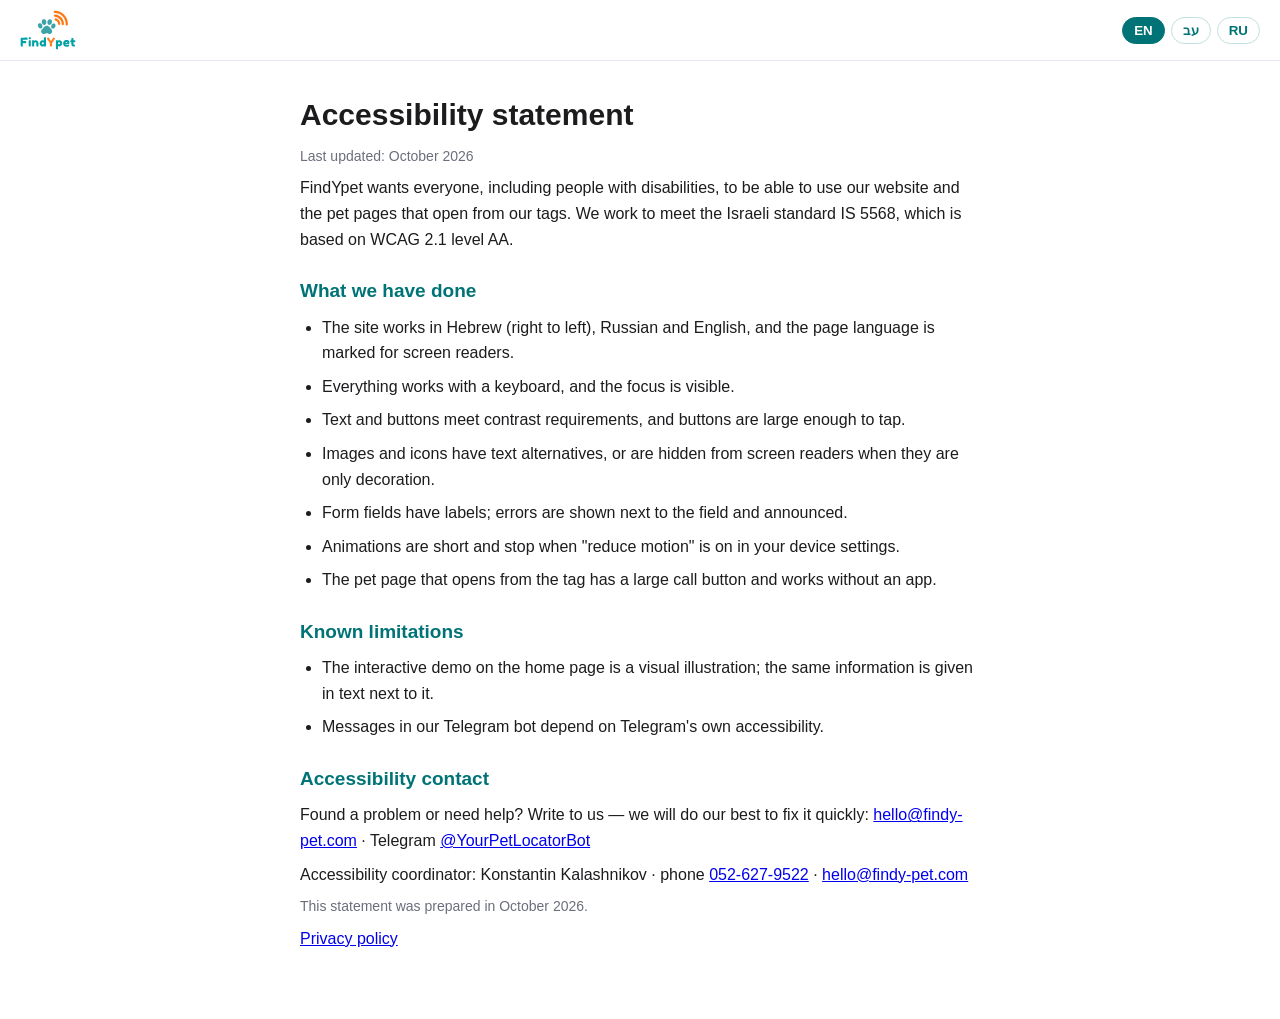
<file: accessibility/index.html>
<!DOCTYPE html>
<!--
  Заявление о доступности FindYpet (IS 5568 / WCAG 2.1 AA). Обновлено 08.10.2026: указан координатор доступности.
-->
<html lang="en">
<head>
<meta charset="UTF-8">
  <script>if(/\.github\.io$/.test(location.hostname))location.replace("https://findy-pet.com"+location.pathname.replace(/^\/[^/]+/,"")+location.search);</script>
<meta name="viewport" content="width=device-width, initial-scale=1.0">
<title>FindYpet · Accessibility statement</title>
<link rel="icon" href="../assets/mark.svg" type="image/svg+xml">
<link rel="icon" href="../assets/logo.png" sizes="any">
<style>
  :root { --brand:#007376; --brand2:#007376; --text:#1c1c1e; --muted:#6b6f7b; --line:#e4e6f0; }
  * { box-sizing:border-box; margin:0; padding:0; }
  body { font-family:-apple-system,BlinkMacSystemFont,"Segoe UI",Roboto,"Noto Sans Hebrew",Arial,sans-serif; color:var(--text); line-height:1.6; background:#fff; }
  header { display:flex; align-items:center; justify-content:space-between; padding:10px 20px; border-bottom:1px solid var(--line); }
  header img { height:40px; display:block; }
  .langs { display:flex; gap:6px; }
  .langs button { background:#fff; color:var(--brand); border:1px solid #BFE0DE; border-radius:16px; padding:5px 11px; font-weight:700; cursor:pointer; font-family:inherit; }
  .langs button.on { background:var(--brand); color:#fff; border-color:var(--brand); }
  main { max-width:720px; margin:0 auto; padding:30px 20px 60px; }
  h1 { font-size:30px; margin-bottom:6px; }
  h2 { font-size:19px; margin:24px 0 8px; color:var(--brand2); }
  p, li { margin-bottom:8px; }
  ul { padding-inline-start:22px; }
  .muted { color:var(--muted); font-size:14px; }
  [data-lang-block] { display:none; }
</style>
</head>
<body>
<header>
  <a href="../"><img src="../assets/logo.svg" alt="FindYpet"></a>
  <div class="langs"><button data-lang="en">EN</button><button data-lang="he">עב</button><button data-lang="ru">RU</button></div>
</header>
<main>

<section data-lang-block="en">
  <h1>Accessibility statement</h1>
  <p class="muted">Last updated: October 2026</p>
  <p>FindYpet wants everyone, including people with disabilities, to be able to use our website and the pet pages that open from our tags. We work to meet the Israeli standard IS 5568, which is based on WCAG 2.1 level AA.</p>
  <h2>What we have done</h2>
  <ul>
    <li>The site works in Hebrew (right to left), Russian and English, and the page language is marked for screen readers.</li>
    <li>Everything works with a keyboard, and the focus is visible.</li>
    <li>Text and buttons meet contrast requirements, and buttons are large enough to tap.</li>
    <li>Images and icons have text alternatives, or are hidden from screen readers when they are only decoration.</li>
    <li>Form fields have labels; errors are shown next to the field and announced.</li>
    <li>Animations are short and stop when "reduce motion" is on in your device settings.</li>
    <li>The pet page that opens from the tag has a large call button and works without an app.</li>
  </ul>
  <h2>Known limitations</h2>
  <ul>
    <li>The interactive demo on the home page is a visual illustration; the same information is given in text next to it.</li>
    <li>Messages in our Telegram bot depend on Telegram's own accessibility.</li>
  </ul>
  <h2>Accessibility contact</h2>
  <p>Found a problem or need help? Write to us — we will do our best to fix it quickly: <a href="mailto:hello@findy-pet.com"><bdi>hello@findy-pet.com</bdi></a> · Telegram <a href="https://t.me/YourPetLocatorBot">@YourPetLocatorBot</a></p>
  <p>Accessibility coordinator: Konstantin Kalashnikov · phone <a href="tel:+972526279522"><bdi>052-627-9522</bdi></a> · <a href="mailto:hello@findy-pet.com"><bdi>hello@findy-pet.com</bdi></a></p>
  <p class="muted">This statement was prepared in October 2026.</p>
  <p><a href="../privacy/?lang=en">Privacy policy</a></p>
</section>

<section data-lang-block="he" dir="rtl">
  <h1>הצהרת נגישות</h1>
  <p class="muted">עודכן: אוקטובר 2026</p>
  <p>ב-FindYpet חשוב לנו שכל אחד, כולל אנשים עם מוגבלות, יוכל להשתמש באתר ובדפי החיות שנפתחים מהתגים שלנו. אנחנו פועלים לעמוד בתקן הישראלי ת״י 5568, המבוסס על WCAG 2.1 ברמה AA.</p>
  <h2>מה עשינו</h2>
  <ul>
    <li>האתר עובד בעברית (מימין לשמאל), ברוסית ובאנגלית, ושפת הדף מסומנת עבור קוראי מסך.</li>
    <li>הכול עובד עם מקלדת, והפוקוס נראה.</li>
    <li>הטקסט והכפתורים עומדים בדרישות הניגודיות, והכפתורים גדולים מספיק ללחיצה.</li>
    <li>לתמונות ולסמלים יש חלופה טקסטואלית, או שהם מוסתרים מקוראי מסך כשהם רק עיצוב.</li>
    <li>לשדות הטופס יש תוויות; שגיאות מוצגות ליד השדה ומוקראות.</li>
    <li>האנימציות קצרות ונעצרות כשההגדרה „הפחתת תנועה” מופעלת במכשיר.</li>
    <li>דף החיה שנפתח מהתג כולל כפתור חיוג גדול ועובד בלי אפליקציה.</li>
  </ul>
  <h2>מגבלות ידועות</h2>
  <ul>
    <li>ההדגמה האינטראקטיבית בדף הבית היא איור חזותי; אותו מידע מופיע בטקסט לידה.</li>
    <li>ההודעות בבוט שלנו בטלגרם תלויות בנגישות של טלגרם עצמה.</li>
  </ul>
  <h2>פנייה בנושא נגישות</h2>
  <p>נתקלתם בבעיה או צריכים עזרה? כתבו לנו — נעשה כמיטב יכולתנו לתקן במהירות: <a href="mailto:hello@findy-pet.com"><bdi>hello@findy-pet.com</bdi></a> · Telegram <a href="https://t.me/YourPetLocatorBot">@YourPetLocatorBot</a></p>
  <p>רכז הנגישות: קונסטנטין קלשניקוב · טלפון <a href="tel:+972526279522"><bdi>052-627-9522</bdi></a> · <a href="mailto:hello@findy-pet.com"><bdi>hello@findy-pet.com</bdi></a></p>
  <p class="muted">ההצהרה נערכה באוקטובר 2026.</p>
  <p><a href="../privacy/?lang=he">מדיניות פרטיות</a></p>
</section>

<section data-lang-block="ru">
  <h1>Заявление о доступности</h1>
  <p class="muted">Обновлено: октябрь 2026</p>
  <p>Для FindYpet важно, чтобы нашим сайтом и страницами питомцев, которые открываются с жетонов, мог пользоваться каждый, в том числе люди с инвалидностью. Мы стремимся соответствовать израильскому стандарту IS 5568 (ת״י 5568), основанному на WCAG 2.1 уровня AA.</p>
  <h2>Что мы сделали</h2>
  <ul>
    <li>Сайт работает на иврите (справа налево), русском и английском, язык страницы размечен для экранных дикторов.</li>
    <li>Всем можно пользоваться с клавиатуры, фокус виден.</li>
    <li>Текст и кнопки соответствуют требованиям к контрасту, кнопки достаточно крупные для нажатия.</li>
    <li>У изображений и значков есть текстовая замена, а чисто декоративные скрыты от экранных дикторов.</li>
    <li>У полей формы есть подписи; ошибки показываются рядом с полем и озвучиваются.</li>
    <li>Анимации короткие и отключаются, если в настройках устройства включено «уменьшение движения».</li>
    <li>Страница питомца, которая открывается с жетона, — с крупной кнопкой звонка и работает без приложения.</li>
  </ul>
  <h2>Известные ограничения</h2>
  <ul>
    <li>Интерактивное демо на главной странице — это иллюстрация; та же информация дана текстом рядом.</li>
    <li>Сообщения нашего Telegram-бота зависят от доступности самого Telegram.</li>
  </ul>
  <h2>Связь по вопросам доступности</h2>
  <p>Нашли проблему или нужна помощь? Напишите нам — постараемся быстро всё исправить: <a href="mailto:hello@findy-pet.com"><bdi>hello@findy-pet.com</bdi></a> · Telegram <a href="https://t.me/YourPetLocatorBot">@YourPetLocatorBot</a></p>
  <p>Координатор по доступности: Константин Калашников · телефон <a href="tel:+972526279522"><bdi>052-627-9522</bdi></a> · <a href="mailto:hello@findy-pet.com"><bdi>hello@findy-pet.com</bdi></a></p>
  <p class="muted">Заявление составлено в октябре 2026 года.</p>
  <p><a href="../privacy/?lang=ru">Политика конфиденциальности</a></p>
</section>

</main>
<script>
  (function () {
    var langs = ['en', 'he', 'ru'];
    var lang = 'en';
    var q = (location.search.match(/[?&]lang=(en|he|ru)\b/) || [])[1];
    if (q) lang = q;
    else try { var s = localStorage.getItem('fyp_lang'); if (langs.indexOf(s) >= 0) lang = s; else {
      var n = (navigator.language || 'en').slice(0, 2).toLowerCase(); lang = (n === 'he' || n === 'iw') ? 'he' : n === 'ru' ? 'ru' : 'en'; } } catch (e) {}
    function apply() {
      document.documentElement.lang = lang;
      document.querySelectorAll('[data-lang-block]').forEach(function (el) { el.style.display = el.dataset.langBlock === lang ? 'block' : 'none'; });
      document.querySelectorAll('.langs button').forEach(function (b) { b.classList.toggle('on', b.dataset.lang === lang); });
    }
    document.querySelectorAll('.langs button').forEach(function (b) {
      b.addEventListener('click', function () { lang = b.dataset.lang; try { localStorage.setItem('fyp_lang', lang); } catch (e) {} apply(); });
    });
    apply();
  })();
</script>
</body>
</html>
</file>
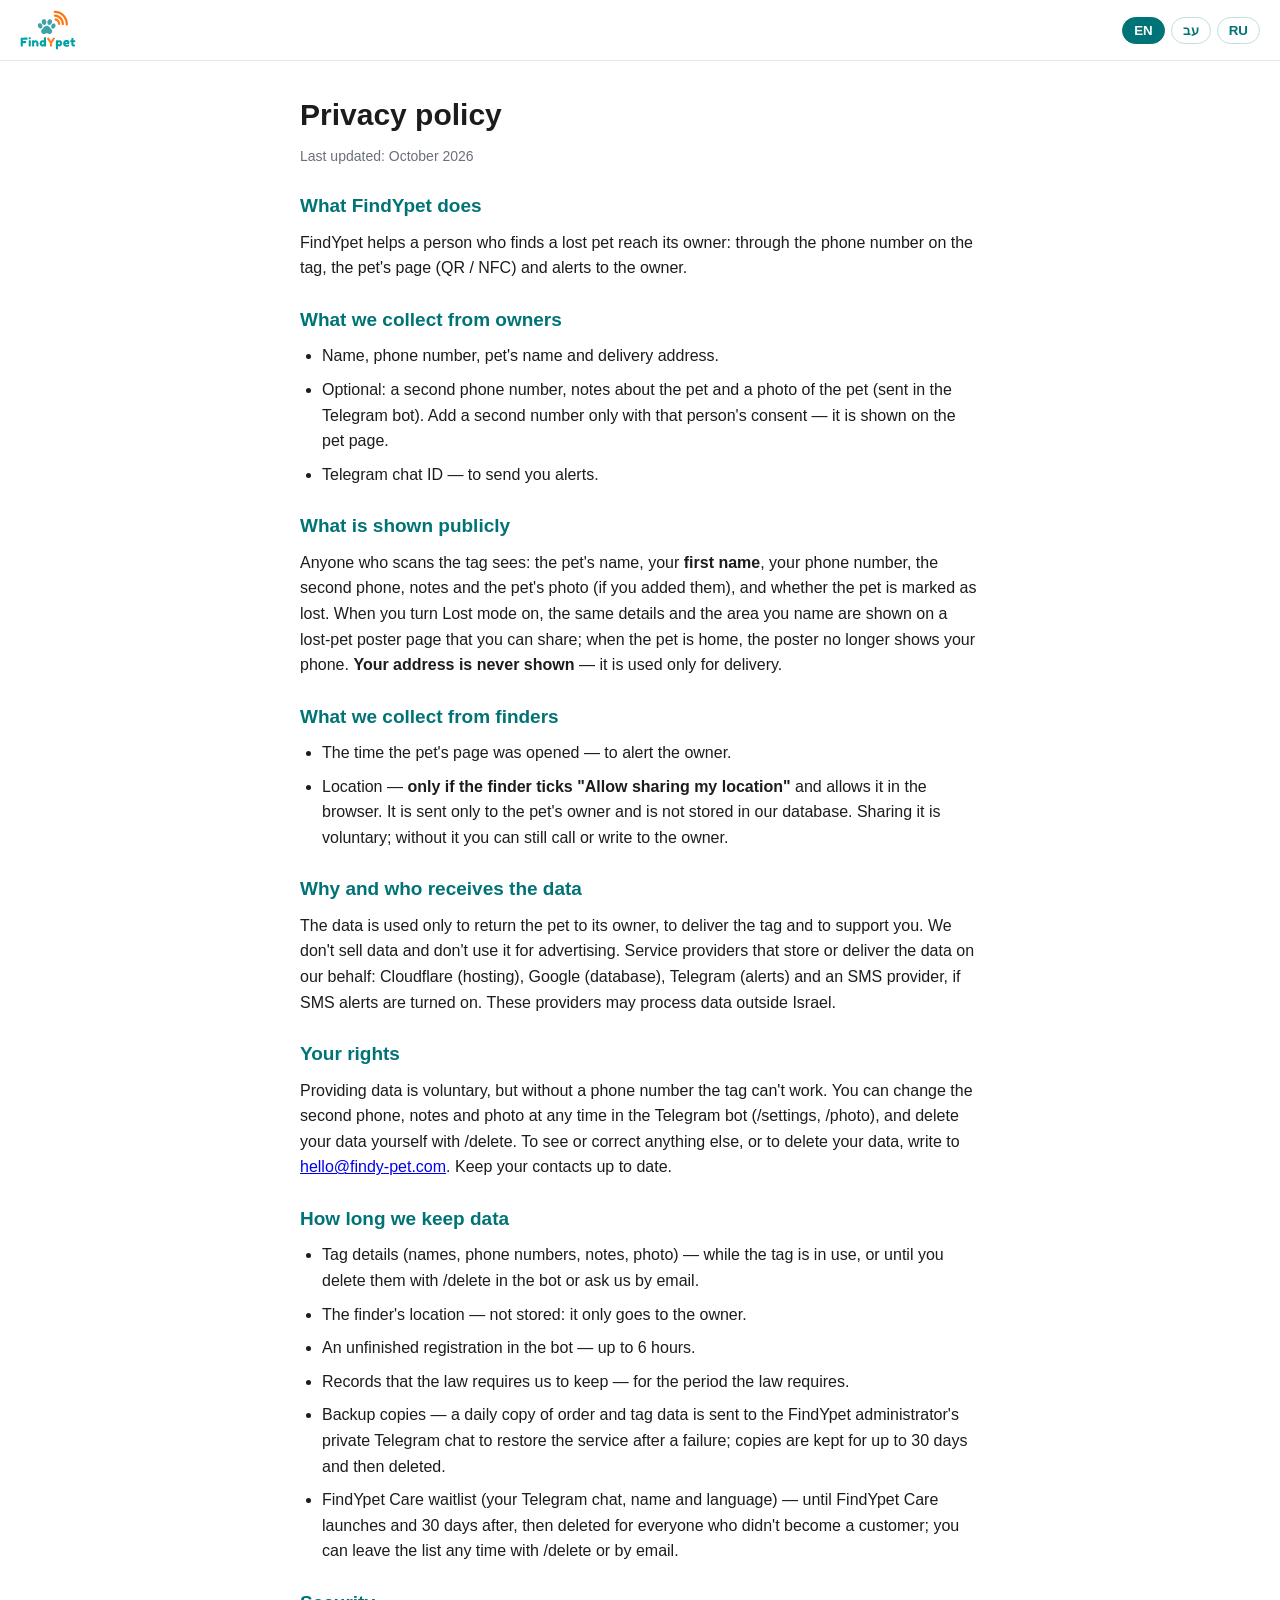
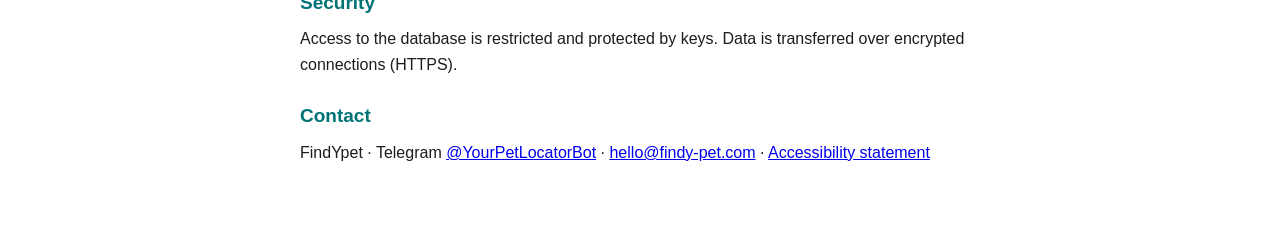
<file: privacy/index.html>
<!DOCTYPE html>
<!--
  Политика конфиденциальности FindYpet. Обновлена 08.10.2026 по фактическим потокам данных (+ сроки хранения, /delete).
  Перед рекламной кампанией показать юристу (Закон о защите частной жизни, поправка 13).
-->
<html lang="en">
<head>
<meta charset="UTF-8">
  <script>if(/\.github\.io$/.test(location.hostname))location.replace("https://findy-pet.com"+location.pathname.replace(/^\/[^/]+/,"")+location.search);</script>
<meta name="viewport" content="width=device-width, initial-scale=1.0">
<title>FindYpet · Privacy policy</title>
<link rel="icon" href="../assets/mark.svg" type="image/svg+xml">
<link rel="icon" href="../assets/logo.png" sizes="any">
<style>
  :root { --brand:#007376; --brand2:#007376; --text:#1c1c1e; --muted:#6b6f7b; --line:#e4e6f0; }
  * { box-sizing:border-box; margin:0; padding:0; }
  body { font-family:-apple-system,BlinkMacSystemFont,"Segoe UI",Roboto,"Noto Sans Hebrew",Arial,sans-serif; color:var(--text); line-height:1.6; background:#fff; }
  header { display:flex; align-items:center; justify-content:space-between; padding:10px 20px; border-bottom:1px solid var(--line); }
  header img { height:40px; display:block; }
  .langs { display:flex; gap:6px; }
  .langs button { background:#fff; color:var(--brand); border:1px solid #BFE0DE; border-radius:16px; padding:5px 11px; font-weight:700; cursor:pointer; font-family:inherit; }
  .langs button.on { background:var(--brand); color:#fff; border-color:var(--brand); }
  main { max-width:720px; margin:0 auto; padding:30px 20px 60px; }
  h1 { font-size:30px; margin-bottom:6px; }
  h2 { font-size:19px; margin:24px 0 8px; color:var(--brand2); }
  p, li { margin-bottom:8px; }
  ul { padding-inline-start:22px; }
  .muted { color:var(--muted); font-size:14px; }
  [data-lang-block] { display:none; }
</style>
</head>
<body>
<header>
  <a href="../"><img src="../assets/logo.svg" alt="FindYpet"></a>
  <div class="langs"><button data-lang="en">EN</button><button data-lang="he">עב</button><button data-lang="ru">RU</button></div>
</header>
<main>

<section data-lang-block="en">
  <h1>Privacy policy</h1>
  <p class="muted">Last updated: October 2026</p>
  <h2>What FindYpet does</h2>
  <p>FindYpet helps a person who finds a lost pet reach its owner: through the phone number on the tag, the pet's page (QR / NFC) and alerts to the owner.</p>
  <h2>What we collect from owners</h2>
  <ul>
    <li>Name, phone number, pet's name and delivery address.</li>
    <li>Optional: a second phone number, notes about the pet and a photo of the pet (sent in the Telegram bot). Add a second number only with that person's consent — it is shown on the pet page.</li>
    <li>Telegram chat ID — to send you alerts.</li>
  </ul>
  <h2>What is shown publicly</h2>
  <p>Anyone who scans the tag sees: the pet's name, your <b>first name</b>, your phone number, the second phone, notes and the pet's photo (if you added them), and whether the pet is marked as lost. When you turn Lost mode on, the same details and the area you name are shown on a lost-pet poster page that you can share; when the pet is home, the poster no longer shows your phone. <b>Your address is never shown</b> — it is used only for delivery.</p>
  <h2>What we collect from finders</h2>
  <ul>
    <li>The time the pet's page was opened — to alert the owner.</li>
    <li>Location — <b>only if the finder ticks "Allow sharing my location"</b> and allows it in the browser. It is sent only to the pet's owner and is not stored in our database. Sharing it is voluntary; without it you can still call or write to the owner.</li>
  </ul>
  <h2>Why and who receives the data</h2>
  <p>The data is used only to return the pet to its owner, to deliver the tag and to support you. We don't sell data and don't use it for advertising. Service providers that store or deliver the data on our behalf: Cloudflare (hosting), Google (database), Telegram (alerts) and an SMS provider, if SMS alerts are turned on. These providers may process data outside Israel.</p>
  <h2>Your rights</h2>
  <p>Providing data is voluntary, but without a phone number the tag can't work. You can change the second phone, notes and photo at any time in the Telegram bot (/settings, /photo), and delete your data yourself with /delete. To see or correct anything else, or to delete your data, write to <a href="mailto:hello@findy-pet.com"><bdi>hello@findy-pet.com</bdi></a>. Keep your contacts up to date.</p>
  <h2>How long we keep data</h2>
  <ul>
    <li>Tag details (names, phone numbers, notes, photo) — while the tag is in use, or until you delete them with /delete in the bot or ask us by email.</li>
    <li>The finder's location — not stored: it only goes to the owner.</li>
    <li>An unfinished registration in the bot — up to 6 hours.</li>
    <li>Records that the law requires us to keep — for the period the law requires.</li>
    <li>Backup copies — a daily copy of order and tag data is sent to the FindYpet administrator's private Telegram chat to restore the service after a failure; copies are kept for up to 30 days and then deleted.</li>
    <li>FindYpet Care waitlist (your Telegram chat, name and language) — until FindYpet Care launches and 30 days after, then deleted for everyone who didn't become a customer; you can leave the list any time with /delete or by email.</li>
  </ul>
  <h2>Security</h2>
  <p>Access to the database is restricted and protected by keys. Data is transferred over encrypted connections (HTTPS).</p>
  <h2>Contact</h2>
  <p>FindYpet · Telegram <a href="https://t.me/YourPetLocatorBot">@YourPetLocatorBot</a> · <a href="mailto:hello@findy-pet.com"><bdi>hello@findy-pet.com</bdi></a> · <a href="../accessibility/?lang=en">Accessibility statement</a></p>
</section>

<section data-lang-block="he" dir="rtl">
  <h1>מדיניות פרטיות</h1>
  <p class="muted">עודכן לאחרונה: אוקטובר 2026</p>
  <h2>מה FindYpet עושה</h2>
  <p>FindYpet עוזר למי שמצא חיית מחמד אבודה ליצור קשר עם הבעלים: דרך מספר הטלפון על התג, דף החיה (QR / NFC) והתראות לבעלים.</p>
  <h2>מה אנחנו אוספים מהבעלים</h2>
  <ul>
    <li>שם, מספר טלפון, שם החיה וכתובת למשלוח.</li>
    <li>לא חובה: מספר טלפון נוסף, הערות על החיה ותמונה של החיה (נשלחת בבוט בטלגרם). הוסיפו מספר נוסף רק בהסכמת אותו אדם — הוא מוצג בדף החיה.</li>
    <li>מזהה צ'אט בטלגרם — כדי לשלוח לכם התראות.</li>
  </ul>
  <h2>מה מוצג בפומבי</h2>
  <p>מי שסורק את התג רואה: את שם החיה, את <b>השם הפרטי</b> שלכם, את מספר הטלפון, את הטלפון הנוסף, ההערות ותמונת החיה (אם הוספתם), והאם החיה מסומנת כאבודה. כשמפעילים מצב חיפוש, אותם פרטים והאזור שציינתם מוצגים גם בדף כרזה שאפשר לשתף; כשהחיה חוזרת הביתה, הכרזה כבר לא מציגה את הטלפון שלכם. <b>הכתובת שלכם אף פעם לא מוצגת</b> — היא משמשת רק למשלוח.</p>
  <h2>מה אנחנו אוספים ממי שמצא</h2>
  <ul>
    <li>מתי נפתח דף החיה — כדי להתריע לבעלים.</li>
    <li>מיקום — <b>רק אם המוצא מסמן "אפשרו שיתוף מיקום"</b> ומאשר זאת בדפדפן. המיקום נשלח רק לבעלי החיה ולא נשמר במסד הנתונים שלנו. השיתוף הוא מרצון; גם בלעדיו אפשר להתקשר או לכתוב לבעלים.</li>
  </ul>
  <h2>למה ומי מקבל את המידע</h2>
  <p>המידע משמש רק להחזרת החיה לבעלים, למשלוח התג ולתמיכה. אנחנו לא מוכרים מידע ולא משתמשים בו לפרסום. ספקי שירות ששומרים או מעבירים את המידע עבורנו: Cloudflare (אחסון), Google (מסד נתונים), Telegram (התראות) וספק SMS, אם התראות SMS מופעלות. ספקים אלה עשויים לעבד מידע מחוץ לישראל.</p>
  <h2>הזכויות שלכם</h2>
  <p>מסירת המידע היא מרצון, אבל בלי מספר טלפון התג לא יכול לעבוד. את הטלפון הנוסף, ההערות והתמונה אפשר לשנות בכל עת בבוט בטלגרם (‎/settings, ‎/photo), ואת הנתונים שלכם אפשר למחוק בעצמכם עם ‎/delete. כדי לעיין בשאר המידע, לתקן אותו או למחוק אותו — כתבו אלינו ל-<a href="mailto:hello@findy-pet.com"><bdi>hello@findy-pet.com</bdi></a>. שמרו על פרטי קשר מעודכנים.</p>
  <h2>כמה זמן אנחנו שומרים מידע</h2>
  <ul>
    <li>פרטי התג (שמות, מספרי טלפון, הערות, תמונה) — כל עוד התג בשימוש, או עד שתמחקו אותם עם ‎/delete בבוט או תבקשו מאיתנו במייל.</li>
    <li>המיקום של המוצא — לא נשמר: הוא נשלח רק לבעלים.</li>
    <li>רישום שלא הסתיים בבוט — עד 6 שעות.</li>
    <li>מידע שהחוק מחייב אותנו לשמור — לתקופה שהחוק קובע.</li>
    <li>עותקי גיבוי — עותק יומי של נתוני ההזמנות והתגים נשלח לצ׳אט הפרטי של מנהל FindYpet בטלגרם, כדי לשחזר את השירות אחרי תקלה; עותקים נשמרים עד 30 יום ואז נמחקים.</li>
    <li>רשימת ההמתנה של FindYpet Care (הצ׳אט שלכם בטלגרם, השם והשפה) — עד השקת FindYpet Care ועוד 30 יום, ואז נמחקת לכל מי שלא הפך ללקוח; אפשר לצאת מהרשימה בכל עת עם /delete או במייל.</li>
  </ul>
  <h2>אבטחה</h2>
  <p>הגישה למסד הנתונים מוגבלת ומוגנת במפתחות. המידע מועבר בחיבור מוצפן (HTTPS).</p>
  <h2>יצירת קשר</h2>
  <p>FindYpet · טלגרם <a href="https://t.me/YourPetLocatorBot">‎@YourPetLocatorBot</a> · <a href="mailto:hello@findy-pet.com"><bdi>hello@findy-pet.com</bdi></a> · <a href="../accessibility/?lang=he">הצהרת נגישות</a></p>
</section>

<section data-lang-block="ru">
  <h1>Политика конфиденциальности</h1>
  <p class="muted">Обновлено: октябрь 2026</p>
  <h2>Что делает FindYpet</h2>
  <p>FindYpet помогает человеку, нашедшему потерявшегося питомца, связаться с хозяином: по номеру на жетоне, через страницу питомца (QR / NFC) и уведомления владельцу.</p>
  <h2>Что мы собираем у владельцев</h2>
  <ul>
    <li>Имя, номер телефона, кличку питомца и адрес доставки.</li>
    <li>По желанию: второй номер телефона, заметки о питомце и его фото (отправляется в Telegram-боте). Второй номер добавляйте только с согласия этого человека — он показывается на странице питомца.</li>
    <li>ID чата в Telegram — чтобы присылать вам уведомления.</li>
  </ul>
  <h2>Что видно публично</h2>
  <p>Тот, кто отсканирует жетон, видит: кличку питомца, ваше <b>имя</b>, номер телефона, второй телефон, заметки и фото питомца (если вы их добавили), а также отмечен ли питомец как потерявшийся. Когда вы включаете режим поиска, те же данные и указанный вами район показываются и на странице-объявлении, которой можно поделиться; когда питомец дома, объявление больше не показывает ваш телефон. <b>Ваш адрес никогда не показывается</b> — он нужен только для доставки.</p>
  <h2>Что мы собираем у нашедших</h2>
  <ul>
    <li>Время открытия страницы питомца — чтобы уведомить хозяина.</li>
    <li>Местоположение — <b>только если нашедший отметил «Разрешить передачу геолокации»</b> и разрешил это в браузере. Оно отправляется только хозяину питомца и не сохраняется в нашей базе. Это добровольно; без этого можно позвонить или написать хозяину.</li>
  </ul>
  <h2>Зачем и кто получает данные</h2>
  <p>Данные используются только для возвращения питомца хозяину, доставки жетона и поддержки. Мы не продаём данные и не используем их для рекламы. Поставщики, которые хранят или передают данные по нашему поручению: Cloudflare (хостинг), Google (база данных), Telegram (уведомления) и SMS-провайдер, если SMS-уведомления включены. Эти поставщики могут обрабатывать данные за пределами Израиля.</p>
  <h2>Ваши права</h2>
  <p>Передача данных добровольна, но без номера телефона жетон не сможет работать. Второй телефон, заметки и фото можно в любой момент изменить в Telegram-боте (/settings, /photo), а удалить свои данные — самостоятельно командой /delete. Чтобы посмотреть или исправить остальные данные либо удалить их, напишите нам на <a href="mailto:hello@findy-pet.com"><bdi>hello@findy-pet.com</bdi></a>. Держите контакты актуальными.</p>
  <h2>Как долго мы храним данные</h2>
  <ul>
    <li>Данные жетона (имена, номера телефонов, заметки, фото) — пока жетон используется или пока вы не удалите их командой /delete в боте или не попросите нас по почте.</li>
    <li>Геолокация нашедшего — не хранится: она уходит только хозяину.</li>
    <li>Незаконченная регистрация в боте — до 6 часов.</li>
    <li>Данные, которые мы обязаны хранить по закону, — столько, сколько требует закон.</li>
    <li>Резервные копии — ежедневная копия данных заказов и жетонов отправляется в личный чат администратора FindYpet в Telegram, чтобы восстановить сервис после сбоя; копии хранятся до 30 дней, затем удаляются.</li>
    <li>Лист ожидания FindYpet Care (ваш чат в Telegram, имя и язык) — до запуска FindYpet Care и ещё 30 дней, затем удаляется для всех, кто не стал клиентом; выйти из списка можно в любой момент командой /delete или письмом.</li>
  </ul>
  <h2>Безопасность</h2>
  <p>Доступ к базе данных ограничен и защищён ключами. Данные передаются по зашифрованному соединению (HTTPS).</p>
  <h2>Контакты</h2>
  <p>FindYpet · Telegram <a href="https://t.me/YourPetLocatorBot">@YourPetLocatorBot</a> · <a href="mailto:hello@findy-pet.com"><bdi>hello@findy-pet.com</bdi></a> · <a href="../accessibility/?lang=ru">Заявление о доступности</a></p>
</section>

</main>
<script>
  (function () {
    var langs = ['en', 'he', 'ru'];
    var lang = 'en';
    var q = (location.search.match(/[?&]lang=(en|he|ru)\b/) || [])[1];
    if (q) lang = q;
    else try { var s = localStorage.getItem('fyp_lang'); if (langs.indexOf(s) >= 0) lang = s; else {
      var n = (navigator.language || 'en').slice(0, 2).toLowerCase(); lang = (n === 'he' || n === 'iw') ? 'he' : n === 'ru' ? 'ru' : 'en'; } } catch (e) {}
    function apply() {
      document.documentElement.lang = lang;
      document.querySelectorAll('[data-lang-block]').forEach(function (el) { el.style.display = el.dataset.langBlock === lang ? 'block' : 'none'; });
      document.querySelectorAll('.langs button').forEach(function (b) { b.classList.toggle('on', b.dataset.lang === lang); });
    }
    document.querySelectorAll('.langs button').forEach(function (b) {
      b.addEventListener('click', function () { lang = b.dataset.lang; try { localStorage.setItem('fyp_lang', lang); } catch (e) {} apply(); });
    });
    apply();
  })();
</script>
</body>
</html>
</file>
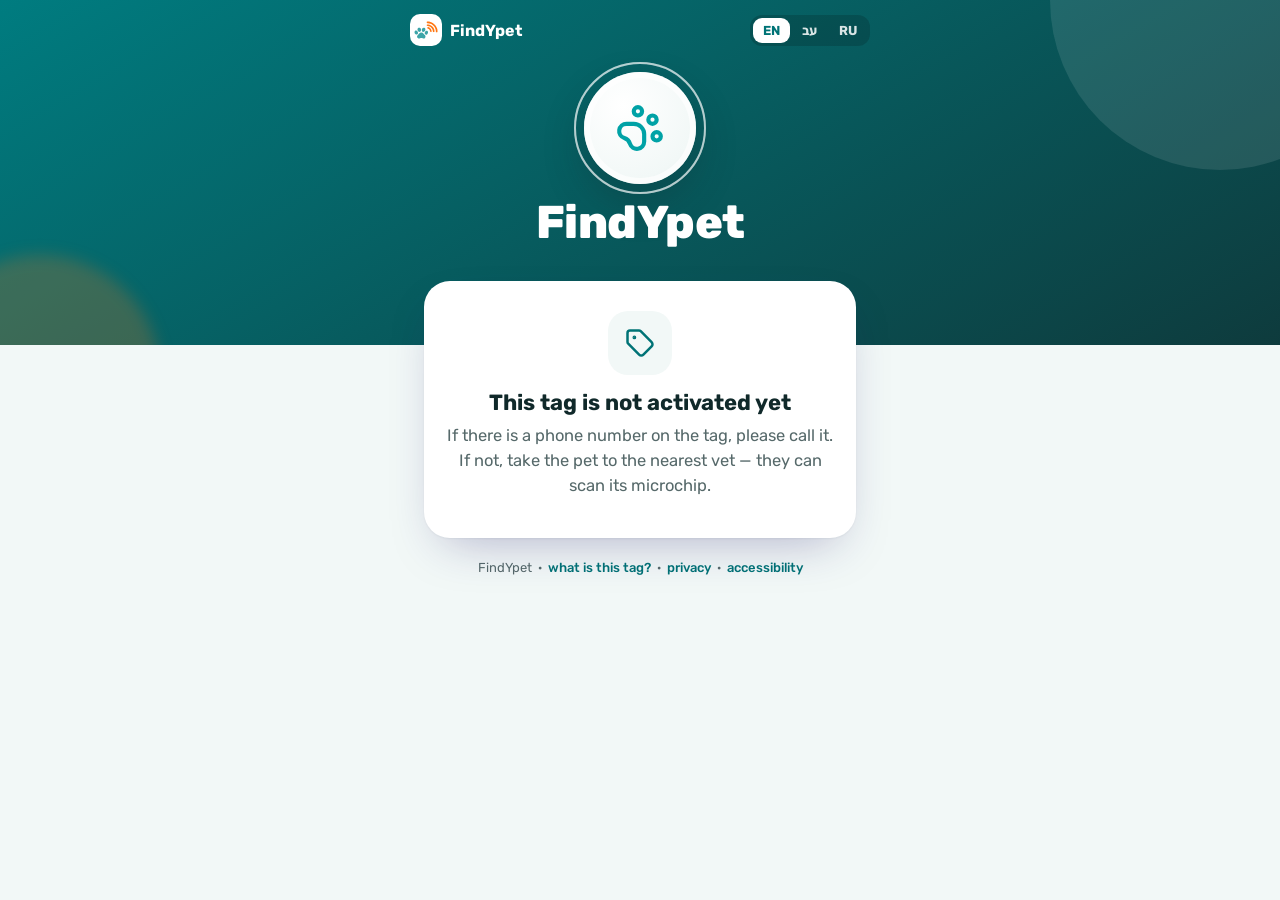
<file: tag/index.html>
<!DOCTYPE html>
<html lang="en">
<head>
  <meta charset="UTF-8">
  <meta name="viewport" content="width=device-width, initial-scale=1.0, viewport-fit=cover">
  <meta name="robots" content="noindex, nofollow">
  <meta name="theme-color" content="#0E3B3D">
  <title>FindYpet · Lost pet</title>
  <link rel="icon" href="../assets/mark.svg" type="image/svg+xml">
  <link rel="icon" href="../assets/logo.png" sizes="any">
  <link rel="stylesheet" href="/css/fonts.css">
  <style>
    :root {
      --brand: #00A2A6; --brand2: #007376; --grad: linear-gradient(150deg, #007C80 0%, #0E3B3D 100%);
      --lost: linear-gradient(135deg, #ff5e57 0%, #c81e3a 100%);
      --ink: #10292A; --muted: #56696A; --line: #DDE8E7; --soft: #F2F8F7; --bg: #F2F8F7;
      /* Кнопки нашедшего — спокойные: звонок фирменным бирюзовым, мессенджеры белые с цветной иконкой */
      --call: #0F7F82; --call-d: #0B6B6E;
      --wa: #1FA855; --tg: #229ED9;
      --ok: #116B33; --red: #ef4444; --amber: #f59e0b;
      --font: "Rubik", -apple-system, BlinkMacSystemFont, "Segoe UI", Roboto, Arial, sans-serif;
    }
    * { box-sizing: border-box; margin: 0; padding: 0; }
    body { font-family: var(--font); background: var(--bg); color: var(--ink); min-height: 100vh; -webkit-font-smoothing: antialiased; }
    .ic { width: 1em; height: 1em; fill: none; stroke: currentColor; stroke-width: 2; stroke-linecap: round; stroke-linejoin: round; flex: none; }
    .ltr { direction: ltr; unicode-bidi: isolate; }
    .hidden { display: none !important; }
    :focus-visible { outline: 3px solid rgba(0,162,166,.55); outline-offset: 2px; }

    /* ---------- Hero ---------- */
    .hero {
      position: relative; background: var(--grad); color: #fff; text-align: center;
      padding: calc(14px + env(safe-area-inset-top)) 16px 96px; overflow: hidden; transition: background .4s;
    }
    body.is-lost .hero { background: var(--lost); }
    .hero::before, .hero::after { content: ""; position: absolute; border-radius: 50%; pointer-events: none; }
    .hero::before { width: 340px; height: 340px; background: rgba(255,255,255,.1); top: -170px; inset-inline-end: -110px; }
    .hero::after { width: 240px; height: 240px; background: rgba(255,119,19,.22); bottom: -150px; inset-inline-start: -80px; filter: blur(8px); }
    body.is-lost .hero::after { background: rgba(255,255,255,.12); }
    .bar { position: relative; z-index: 1; display: flex; align-items: center; justify-content: space-between; max-width: 460px; margin: 0 auto; }
    .brand { display: flex; align-items: center; gap: 8px; color: #fff; text-decoration: none; font-weight: 700; font-size: 16px; }
    .brand img { width: 32px; height: 32px; border-radius: 10px; background: #fff; padding: 4px; object-fit: contain; box-sizing: border-box; }
    .langs { display: flex; gap: 2px; padding: 3px; background: rgba(0,0,0,.16); border-radius: 12px; }
    .langs button { background: transparent; color: rgba(255,255,255,.85); border: 0; border-radius: 9px; padding: 5px 10px; font-size: 13px; font-weight: 700; cursor: pointer; font-family: inherit; }
    .langs button.on { background: #fff; color: var(--brand2); }
    body.is-lost .langs button.on { color: #c81e3a; }

    .avatar {
      position: relative; z-index: 1; width: 112px; height: 112px; margin: 26px auto 14px; border-radius: 50%;
      background: radial-gradient(circle at 35% 30%, #fff 0%, #F2F8F7 70%, #E1ECEB 100%);
      box-shadow: 0 18px 40px rgba(16,41,42,.3), inset 0 0 0 6px rgba(255,255,255,.7);
      display: grid; place-items: center; color: var(--brand); font-size: 50px;
    }
    body.is-lost .avatar { color: #c81e3a; }
    .avatar.has-photo { width: 148px; height: 148px; background: #fff; }
    .avatar img { width: 100%; height: 100%; object-fit: cover; border-radius: 50%; display: block; }
    .avatar::before, .avatar::after { content: ""; position: absolute; inset: -10px; border-radius: 50%; border: 2px solid rgba(255,255,255,.45); animation: ripple 2.6s ease-out infinite; }
    .avatar::after { animation-delay: 1.3s; }
    @keyframes ripple { from { transform: scale(.9); opacity: 1; } to { transform: scale(1.35); opacity: 0; } }
    .hi { position: relative; z-index: 1; font-size: 16px; font-weight: 500; opacity: .9; }
    .pet-name { position: relative; z-index: 1; font-size: clamp(34px, 10vw, 46px); font-weight: 800; letter-spacing: -.5px; line-height: 1.1; word-break: break-word; }
    .lost-line { position: relative; z-index: 1; display: inline-flex; align-items: center; gap: 6px; margin-top: 10px; font-size: 15px; font-weight: 600; background: rgba(0,0,0,.16); padding: 6px 14px; border-radius: 999px; }

    /* ---------- Card ---------- */
    main { position: relative; z-index: 2; max-width: 460px; margin: -64px auto 0; padding: 0 14px; }
    .card { background: #fff; border-radius: 26px; padding: 22px 18px 18px; box-shadow: 0 20px 50px -20px rgba(40,30,110,.35), 0 1px 2px rgba(16,41,42,.05); }

    .missing {
      display: flex; gap: 12px; align-items: flex-start; background: #fff1f1; border: 1.5px solid #fecaca; color: #b91c1c;
      border-radius: 18px; padding: 14px; margin-bottom: 16px; font-weight: 700; font-size: 16px; line-height: 1.35;
    }
    .missing .m-ic { flex: none; width: 40px; height: 40px; border-radius: 12px; background: var(--red); color: #fff; display: grid; place-items: center; font-size: 22px; animation: blink 1.2s steps(2) infinite; }
    @keyframes blink { 50% { opacity: .55; } }
    .missing small { display: block; font-weight: 500; font-size: 14px; color: #7f1d1d; margin-top: 3px; }

    .msg { color: var(--muted); font-size: 16.5px; line-height: 1.5; text-align: center; margin-bottom: 14px; }
    .owner { display: flex; align-items: center; justify-content: center; gap: 8px; font-size: 14.5px; color: var(--muted); margin-bottom: 14px; }
    .owner .o-ic { width: 28px; height: 28px; border-radius: 50%; background: var(--soft); color: var(--brand2); display: grid; place-items: center; font-size: 15px; }
    .owner b { color: var(--ink); }

    .notes { display: flex; gap: 12px; align-items: flex-start; background: #fffbeb; border: 1.5px solid #fde68a; color: #78350f; border-radius: 18px; padding: 12px 14px; margin-bottom: 16px; font-size: 15.5px; line-height: 1.45; }
    .notes .n-ic { flex: none; width: 34px; height: 34px; border-radius: 10px; background: var(--amber); color: #fff; display: grid; place-items: center; font-size: 18px; }
    .notes b { display: block; font-size: 12px; text-transform: uppercase; letter-spacing: .06em; margin-bottom: 2px; color: #92400e; }
    .notes span { white-space: pre-wrap; word-break: break-word; }
    .stale { display: flex; gap: 8px; align-items: center; font-size: 13px; color: #92400e; background: #fffbeb; border-radius: 12px; padding: 8px 12px; margin-bottom: 12px; }

    /* ---------- Buttons ---------- */
    .actions { display: flex; flex-direction: column; gap: 10px; }
    .btn {
      position: relative; display: flex; align-items: center; justify-content: center; gap: 10px; width: 100%; min-height: 56px;
      border: 0; border-radius: 16px; padding: 10px 16px; text-align: center;
      font-size: 17px; font-weight: 600; color: var(--ink); text-decoration: none; cursor: pointer; font-family: inherit;
      transition: transform .12s ease, background .2s, box-shadow .2s;
    }
    .btn:active { transform: scale(.98); }
    .btn[disabled] { opacity: .7; cursor: default; }
    .btn .ic { font-size: 22px; }
    .ic-fill { fill: currentColor; stroke: none; }
    .btn .col { display: flex; flex-direction: column; line-height: 1.2; min-width: 0; text-align: start; }
    .btn small { font-weight: 500; font-size: 14px; color: var(--muted); margin-top: 2px; }

    /* Позвонить хозяину — во всю ширину */
    .btn-call { background: var(--call); color: #fff; min-height: 64px; font-size: 18px; box-shadow: 0 6px 16px -10px rgba(11,107,110,.6); }
    .btn-call:hover { background: var(--call-d); }
    .btn-call .num { font-size: 15px; font-weight: 500; opacity: .85; margin-top: 2px; font-variant-numeric: tabular-nums; }

    /* WhatsApp и Telegram — в одну строку, по половине ширины */
    .row2 { display: grid; grid-template-columns: repeat(2, minmax(0, 1fr)); gap: 10px; }
    .btn-tg .col small { font-size: 12px; font-weight: 500; opacity: .7; }
    .safe { font-size: 12.5px; color: #6b6880; text-align: center; margin-top: 10px; }
    .btn-msg { background: #fff; box-shadow: inset 0 0 0 1.5px var(--line); }
    .btn-msg:hover { background: var(--soft); }
    .btn-wa .ic { color: var(--wa); font-size: 24px; }
    .btn-tg .ic { color: var(--tg); font-size: 24px; }
    .row2.one { grid-template-columns: 1fr; }
    @media (max-width: 359px) { .row2 { grid-template-columns: 1fr; } }
    .ic-done { display: none; }
    .btn-tg.done { background: #f0fdf4; box-shadow: inset 0 0 0 1.5px #bbf7d0; }
    .btn-tg.done .ic-tg { display: none; }
    .btn-tg.done .ic-done { display: block; color: var(--ok); }
    .btn-outline { background: #fff; box-shadow: inset 0 0 0 1.5px var(--line); font-size: 16px; min-height: 52px; justify-content: flex-start; }
    .btn-outline .ic { color: var(--brand2); }

    /* Галочка «Разрешить передачу геолокации» */
    .geo { display: flex; align-items: flex-start; gap: 12px; padding: 12px 4px 2px; cursor: pointer; user-select: none; }
    .geo input { position: absolute; opacity: 0; pointer-events: none; }
    .geo .box { flex: none; width: 24px; height: 24px; border-radius: 7px; border: 2px solid #A9C3C2; background: #fff; display: grid; place-items: center; color: #fff; font-size: 16px; transition: background .15s, border-color .15s; margin-top: 1px; }
    .geo .box .ic { opacity: 0; stroke-width: 3; }
    .geo input:checked + .box { background: var(--call); border-color: var(--call); }
    .geo input:checked + .box .ic { opacity: 1; }
    .geo input:focus-visible + .box { outline: 3px solid rgba(0,162,166,.55); outline-offset: 2px; }
    .geo .g-t { font-size: 16px; font-weight: 600; line-height: 1.3; }
    .geo .g-t small { display: block; font-size: 13.5px; font-weight: 400; color: var(--muted); margin-top: 2px; }

    .status { font-size: 14.5px; min-height: 0; color: var(--muted); line-height: 1.45; text-align: center; }
    .status:empty { display: none; }
    .status.ok { color: var(--ok); font-weight: 600; background: #f0fdf4; border-radius: 14px; padding: 12px; }
    .status.err { color: #b45309; background: #fffbeb; border-radius: 14px; padding: 12px; }
    .hearts { position: relative; height: 0; }
    .hearts i { position: absolute; bottom: 0; left: 50%; font-style: normal; font-size: 20px; animation: floatUp 1.8s ease-out forwards; }
    @keyframes floatUp { from { opacity: 1; transform: translate(-50%, 0) scale(.6); } to { opacity: 0; transform: translate(calc(-50% + var(--x)), -120px) scale(1.2); } }

    .hint { display: flex; gap: 8px; align-items: flex-start; font-size: 13px; color: var(--muted); margin-top: 14px; line-height: 1.45; }
    .hint .ic { margin-top: 2px; color: var(--brand); }
    .chip { display: flex; gap: 10px; align-items: flex-start; font-size: 13.5px; color: var(--muted); margin-top: 14px; padding-top: 14px; border-top: 1px solid var(--line); line-height: 1.45; }
    .chip .c-ic { flex: none; width: 30px; height: 30px; border-radius: 9px; background: var(--soft); color: var(--brand2); display: grid; place-items: center; font-size: 16px; }

    /* ---------- Loading skeleton ---------- */
    .sk { background: linear-gradient(90deg, #eeedf6 25%, #f7f6fc 50%, #eeedf6 75%); background-size: 200% 100%; animation: sh 1.2s linear infinite; border-radius: 14px; }
    @keyframes sh { to { background-position: -200% 0; } }
    .sk-line { height: 16px; margin: 6px auto 16px; width: 70%; }
    .sk-btn { height: 70px; margin-bottom: 10px; border-radius: 18px; }

    /* ---------- Empty / error screens ---------- */
    .state { text-align: center; padding: 8px 4px 4px; }
    .state .s-ic { width: 64px; height: 64px; border-radius: 20px; margin: 0 auto 14px; display: grid; place-items: center; font-size: 30px; background: var(--soft); color: var(--brand2); }
    .state.warn .s-ic { background: #fffbeb; color: var(--amber); }
    .state h1 { font-size: 22px; line-height: 1.25; margin-bottom: 8px; }
    .state .msg { margin-bottom: 18px; }

    footer { text-align: center; font-size: 13px; color: #56696A; padding: 22px 16px calc(28px + env(safe-area-inset-bottom)); }
    footer a { color: var(--brand2); text-decoration: none; font-weight: 500; }
    footer .dot { margin: 0 6px; }

    .fade { animation: fade .45s ease both; }
    @keyframes fade { from { opacity: 0; transform: translateY(10px); } }
    @media (prefers-reduced-motion: reduce) { *, *::before, *::after { animation: none !important; transition: none !important; } }
  </style>
</head>
<body>
  <svg width="0" height="0" style="position:absolute" aria-hidden="true"><defs>
    <symbol id="i-phone" viewBox="0 0 24 24"><path d="M22 16.92v3a2 2 0 0 1-2.18 2 19.79 19.79 0 0 1-8.63-3.07 19.5 19.5 0 0 1-6-6 19.79 19.79 0 0 1-3.07-8.67A2 2 0 0 1 4.11 2h3a2 2 0 0 1 2 1.72 12.84 12.84 0 0 0 .7 2.81 2 2 0 0 1-.45 2.11L8.09 9.91a16 16 0 0 0 6 6l1.27-1.27a2 2 0 0 1 2.11-.45 12.84 12.84 0 0 0 2.81.7A2 2 0 0 1 22 16.92z"/></symbol>
    <!-- WhatsApp glyph: Simple Icons (CC0), simpleicons.org; WhatsApp is a trademark of WhatsApp LLC -->
    <symbol id="i-wa" viewBox="0 0 24 24"><path d="M17.472 14.382c-.297-.149-1.758-.867-2.03-.967-.273-.099-.471-.148-.67.15-.197.297-.767.966-.94 1.164-.173.199-.347.223-.644.075-.297-.15-1.255-.463-2.39-1.475-.883-.788-1.48-1.761-1.653-2.059-.173-.297-.018-.458.13-.606.134-.133.298-.347.446-.52.149-.174.198-.298.298-.497.099-.198.05-.371-.025-.52-.075-.149-.669-1.612-.916-2.207-.242-.579-.487-.5-.669-.51-.173-.008-.371-.01-.57-.01-.198 0-.52.074-.792.372-.272.297-1.04 1.016-1.04 2.479 0 1.462 1.065 2.875 1.213 3.074.149.198 2.096 3.2 5.077 4.487.709.306 1.262.489 1.694.625.712.227 1.36.195 1.871.118.571-.085 1.758-.719 2.006-1.413.248-.694.248-1.289.173-1.413-.074-.124-.272-.198-.57-.347m-5.421 7.403h-.004a9.87 9.87 0 01-5.031-1.378l-.361-.214-3.741.982.998-3.648-.235-.374a9.86 9.86 0 01-1.51-5.26c.001-5.45 4.436-9.884 9.888-9.884 2.64 0 5.122 1.03 6.988 2.898a9.825 9.825 0 012.893 6.994c-.003 5.45-4.437 9.884-9.885 9.884m8.413-18.297A11.815 11.815 0 0012.05 0C5.495 0 .16 5.335.157 11.892c0 2.096.547 4.142 1.588 5.945L.057 24l6.305-1.654a11.882 11.882 0 005.683 1.448h.005c6.554 0 11.89-5.335 11.893-11.893a11.821 11.821 0 00-3.48-8.413Z"/></symbol>
    <!-- Telegram glyph: Simple Icons (CC0); Telegram is a trademark of Telegram FZ-LLC -->
    <symbol id="i-tg" viewBox="0 0 24 24"><path d="M11.944 0A12 12 0 0 0 0 12a12 12 0 0 0 12 12 12 12 0 0 0 12-12A12 12 0 0 0 12 0a12 12 0 0 0-.056 0zm4.962 7.224c.1-.002.321.023.465.14a.506.506 0 0 1 .171.325c.016.093.036.306.02.472-.18 1.898-.962 6.502-1.36 8.627-.168.9-.499 1.201-.82 1.23-.696.065-1.225-.46-1.9-.902-1.056-.693-1.653-1.124-2.678-1.8-1.185-.78-.417-1.21.258-1.91.177-.184 3.247-2.977 3.307-3.23.007-.032.014-.15-.056-.212s-.174-.041-.249-.024c-.106.024-1.793 1.14-5.061 3.345-.48.33-.913.49-1.302.48-.428-.008-1.252-.241-1.865-.44-.752-.245-1.349-.374-1.297-.789.027-.216.325-.437.893-.663 3.498-1.524 5.83-2.529 6.998-3.014 3.332-1.386 4.025-1.627 4.476-1.635z"/></symbol>
    <symbol id="i-pin" viewBox="0 0 24 24"><path d="M20 10c0 6-8 12-8 12s-8-6-8-12a8 8 0 0 1 16 0Z"/><circle cx="12" cy="10" r="3"/></symbol>
    <symbol id="i-check" viewBox="0 0 24 24"><path d="M20 6 9 17l-5-5"/></symbol>
    <symbol id="i-users" viewBox="0 0 24 24"><path d="M16 21v-2a4 4 0 0 0-4-4H6a4 4 0 0 0-4 4v2"/><circle cx="9" cy="7" r="4"/><path d="M22 21v-2a4 4 0 0 0-3-3.87M16 3.13a4 4 0 0 1 0 7.75"/></symbol>
    <symbol id="i-user" viewBox="0 0 24 24"><circle cx="12" cy="8" r="4"/><path d="M4 21a8 8 0 0 1 16 0"/></symbol>
    <symbol id="i-alert" viewBox="0 0 24 24"><path d="m21.73 18-8-14a2 2 0 0 0-3.48 0l-8 14A2 2 0 0 0 4 21h16a2 2 0 0 0 1.73-3"/><path d="M12 9v4M12 17h.01"/></symbol>
    <symbol id="i-siren" viewBox="0 0 24 24"><path d="M7 18v-6a5 5 0 1 1 10 0v6"/><path d="M5 21a1 1 0 0 0 1 1h12a1 1 0 0 0 1-1v-1a2 2 0 0 0-2-2H7a2 2 0 0 0-2 2z"/><path d="M21 12h1M18.5 4.5 18 5M2 12h1M12 2v1M4.93 4.93l.71.71"/></symbol>
    <symbol id="i-lock" viewBox="0 0 24 24"><rect x="3" y="11" width="18" height="11" rx="2"/><path d="M7 11V7a5 5 0 0 1 10 0v4"/></symbol>
    <symbol id="i-chip" viewBox="0 0 24 24"><rect x="4" y="4" width="16" height="16" rx="2"/><rect x="9" y="9" width="6" height="6"/><path d="M15 2v2M15 20v2M2 15h2M2 9h2M20 15h2M20 9h2M9 2v2M9 20v2"/></symbol>
    <symbol id="i-paw" viewBox="0 0 24 24"><circle cx="11" cy="4" r="2"/><circle cx="18" cy="8" r="2"/><circle cx="20" cy="16" r="2"/><path d="M9 10a5 5 0 0 1 5 5v3.5a3.5 3.5 0 0 1-6.84 1.045Q6.52 17.48 4.46 16.84A3.5 3.5 0 0 1 5.5 10Z"/></symbol>
    <symbol id="i-refresh" viewBox="0 0 24 24"><path d="M21 12a9 9 0 1 1-3-6.7L21 8"/><path d="M21 3v5h-5"/></symbol>
    <symbol id="i-tag" viewBox="0 0 24 24"><path d="M12.586 2.586A2 2 0 0 0 11.172 2H4a2 2 0 0 0-2 2v7.172a2 2 0 0 0 .586 1.414l8.704 8.704a2.426 2.426 0 0 0 3.42 0l6.58-6.58a2.426 2.426 0 0 0 0-3.42z"/><circle cx="7.5" cy="7.5" r=".5" fill="currentColor"/></symbol>
  </defs></svg>

  <header class="hero">
    <div class="bar">
      <a class="brand" href="../"><img src="../assets/mark.svg" alt="">FindYpet</a>
      <div class="langs" role="group" aria-label="Language">
        <button type="button" data-lang="en">EN</button>
        <button type="button" data-lang="he">עב</button>
        <button type="button" data-lang="ru">RU</button>
      </div>
    </div>
    <div class="avatar" id="avatar"><svg class="ic" aria-hidden="true"><use href="#i-paw"/></svg><img id="petPhoto" class="hidden" alt="" decoding="async"></div>
    <p class="hi" data-t="hi">Hi! My name is</p>
    <p class="pet-name" id="petName" dir="auto">…</p>
    <span class="lost-line" id="badge"><span data-t="lost">I'm lost 😢</span></span>
  </header>

  <main>
    <div class="card">
      <!-- Загрузка -->
      <div id="loading" aria-busy="true">
        <div class="sk sk-line"></div>
        <div class="sk sk-btn"></div>
        <div class="sk sk-btn"></div>
        <div class="sk sk-btn"></div>
      </div>

      <!-- Питомец найден в базе -->
      <div id="pet" class="hidden fade">
        <div class="missing hidden" id="missing" role="alert">
          <span class="m-ic"><svg class="ic"><use href="#i-siren"/></svg></span>
          <span><span data-t="missing">My family is looking for me</span><small id="missingInfo"></small></span>
        </div>

        <p class="msg" data-t="msg">Please help me get home — contact my owner in any way below.</p>
        <p class="owner hidden" id="ownerLine"><span class="o-ic"><svg class="ic"><use href="#i-user"/></svg></span><span><span data-t="owner">My owner:</span> <b id="ownerName" dir="auto"></b></span></p>

        <div class="notes hidden" id="notesBox">
          <span class="n-ic"><svg class="ic"><use href="#i-alert"/></svg></span>
          <span><b data-t="notesTitle">Important</b><span id="notesText" dir="auto"></span></span>
        </div>
        <p class="stale hidden" id="staleLine"><svg class="ic"><use href="#i-refresh"/></svg><span data-t="stale">Showing saved info — our server is slow right now, but the contacts work.</span></p>

        <div class="actions">
          <a class="btn btn-call hidden" id="callBtn" href="#">
            <svg class="ic"><use href="#i-phone"/></svg>
            <span class="col"><span data-t="call">Call my owner</span><span class="num ltr" id="phoneText"></span></span>
          </a>
          <div class="row2 hidden" id="msgRow">
            <a class="btn btn-msg btn-wa" id="waBtn" href="#" rel="noopener">
              <svg class="ic ic-fill"><use href="#i-wa"/></svg><span>WhatsApp</span>
            </a>
            <button class="btn btn-msg btn-tg hidden" id="tgBtn" type="button">
              <svg class="ic ic-fill ic-tg"><use href="#i-tg"/></svg><svg class="ic ic-done"><use href="#i-check"/></svg><span class="col"><span data-t="notify">Notify the owner</span><small>Telegram</small></span>
            </button>
          </div>
          <label class="geo hidden" id="geoRow">
            <input type="checkbox" id="geoChk">
            <span class="box"><svg class="ic"><use href="#i-check"/></svg></span>
            <span class="g-t"><span data-t="allowLoc">Allow sharing my location</span><small data-t="allowLocSub">My owner gets a pin on the map</small></span>
          </label>
          <div class="hearts" id="hearts" aria-hidden="true"></div>
          <div class="status" id="locStatus" aria-live="polite"></div>
          <a class="btn btn-outline hidden" id="call2Btn" href="#">
            <svg class="ic"><use href="#i-users"/></svg>
            <span class="col"><span data-t="call2">Call second contact</span><small class="ltr" id="phone2Text"></small></span>
          </a>
        </div>

        <p class="hint"><svg class="ic"><use href="#i-lock"/></svg><span data-t="hint">Your location is shared only if you tick the box, and only with my owner.</span></p>
        <p class="chip"><span class="c-ic"><svg class="ic"><use href="#i-chip"/></svg></span><span data-t="chipNote">Can't reach anyone? Any vet or the municipal veterinary service can scan my microchip.</span></p>
        <p class="safe" data-t="safe">FindYpet never asks finders for money.</p>
      </div>

      <!-- Метка не найдена / не активирована -->
      <div id="notFound" class="hidden state fade">
        <div class="s-ic"><svg class="ic"><use href="#i-tag"/></svg></div>
        <h1 data-t="nfTitle">This tag is not activated yet</h1>
        <p class="msg" data-t="nfMsg">If there is a phone number on the tag, please call it. If not, take the pet to the nearest vet — they can scan its microchip.</p>
      </div>

      <!-- Временный сбой сети/сервера — НЕ «метка не найдена» -->
      <div id="tempError" class="hidden state warn fade">
        <div class="s-ic"><svg class="ic"><use href="#i-alert"/></svg></div>
        <h1 data-t="errTitle">Temporary problem</h1>
        <p class="msg" data-t="errMsg">Could not load the pet's information right now. Please call the phone number printed on the tag, or try again.</p>
        <button class="btn btn-call" id="retryBtn" type="button">
          <svg class="ic"><use href="#i-refresh"/></svg><span data-t="retry">Try again</span>
        </button>
      </div>
    </div>
  </main>

  <footer>FindYpet<span class="dot">·</span><a href="../" data-t="about">what is this tag?</a><span class="dot">·</span><a href="../privacy/" data-t="privacy">privacy</a><span class="dot">·</span><a href="../accessibility/" data-t="a11y">accessibility</a></footer>

  <script src="../js/config.js?v=6"></script>
  <script>
    // ------------------------------------------------------------
    // Тексты страницы (EN / עברית / RU)
    // ------------------------------------------------------------
    const I18N = {
      en: {
        badge: 'Lost pet', hi: 'Hi! My name is', lost: "I'm lost 😢", foundMe: 'Found me? 👋',
        missing: 'My family is looking for me', since: 'since', area: 'last seen',
        msg: 'Please help me get home — contact my owner in any way below.',
        owner: 'My owner:', notesTitle: 'Important',
        stale: 'Showing saved info — our server is slow right now, but the contacts work.',
        call: 'Call my owner', call2: 'Call second contact', notify: 'Notify the owner',
        safe: 'FindYpet never asks finders for money.',
        allowLoc: 'Allow sharing my location', allowLocSub: 'My owner gets a pin on the map',
        locReady: 'Your location will be added to your WhatsApp message.',
        tgSending: 'Sending a message to my owner…', tgSent: 'Done! My owner got a message in Telegram. ❤️',
        tgFail: 'Could not send it. Please call my owner or write on WhatsApp.',
        hint: 'Your location is shared only if you tick the box, and only with my owner.',
        chipNote: "Can't reach anyone? Any vet or the municipal veterinary service can scan my microchip.",
        waText: 'Hi! Your pet {pet} is with me (FindYpet tag #{id}).', waHere: "I'm here:",
        sending: 'Getting your location…', sent: 'Location sent to my owner. Thank you! ❤️',
        denied: 'Location access was blocked. Allow location for this site in your browser settings — or just call my owner.',
        unavailable: 'Could not get your location. Please try again or call my owner.',
        netErr: 'Network error. Please try again or call my owner.',
        nfTitle: 'This tag is not activated yet',
        nfMsg: 'If there is a phone number on the tag, please call it. If not, take the pet to the nearest vet — they can scan its microchip.',
        errTitle: 'Temporary problem',
        errMsg: "Could not load the pet's information right now. Please call the phone number printed on the tag, or try again.",
        retry: 'Try again', about: 'what is this tag?', privacy: 'privacy', a11y: 'accessibility'
      },
      he: {
        badge: 'חיית מחמד אבודה', hi: 'היי! קוראים לי', lost: 'הלכתי לאיבוד 😢', foundMe: 'מצאתם אותי? 👋',
        missing: 'המשפחה שלי מחפשת אותי', since: 'מאז', area: 'נראיתי לאחרונה',
        msg: 'עזרו לי לחזור הביתה — צרו קשר עם הבעלים שלי בכל דרך שלמטה.',
        owner: 'הבעלים שלי:', notesTitle: 'חשוב',
        stale: 'מוצגים פרטים שמורים — השרת איטי כרגע, אבל פרטי הקשר עובדים.',
        call: 'התקשרו לבעלים', call2: 'התקשרו לאיש קשר נוסף', notify: 'להודיע לבעלים',
        safe: 'FindYpet אף פעם לא מבקשת כסף ממי שמצא.',
        allowLoc: 'אפשרו שיתוף מיקום', allowLocSub: 'הבעלים יקבל נקודה במפה',
        locReady: 'המיקום שלכם יצורף להודעה בוואטסאפ.',
        tgSending: 'שולחים הודעה לבעלים שלי…', tgSent: 'נשלח! הבעלים שלי קיבל הודעה בטלגרם. ❤️',
        tgFail: 'לא הצלחנו לשלוח. התקשרו לבעלים שלי או כתבו בוואטסאפ.',
        hint: 'המיקום משותף רק אם מסמנים את התיבה, ורק עם הבעלים שלי.',
        chipNote: 'לא מצליחים ליצור קשר? כל וטרינר או השירות הווטרינרי העירוני יכולים לסרוק את השבב שלי.',
        waText: 'היי! מצאתי את {pet} (תג FindYpet מס׳ {id}).', waHere: 'אני כאן:',
        sending: 'מאתרים את המיקום…', sent: 'המיקום נשלח לבעלים שלי. תודה! ❤️',
        denied: 'הגישה למיקום נחסמה. אפשרו מיקום לאתר הזה בהגדרות הדפדפן — או פשוט התקשרו לבעלים.',
        unavailable: 'לא הצלחנו לאתר את המיקום. נסו שוב או התקשרו לבעלים.',
        netErr: 'שגיאת רשת. נסו שוב או התקשרו לבעלים.',
        nfTitle: 'התג הזה עדיין לא הופעל',
        nfMsg: 'אם יש מספר טלפון על התג — התקשרו אליו. אם לא, קחו את החיה לווטרינר הקרוב — הוא יכול לסרוק את השבב.',
        errTitle: 'תקלה זמנית',
        errMsg: 'לא הצלחנו לטעון כרגע את פרטי החיה. התקשרו למספר שמודפס על התג, או נסו שוב.',
        retry: 'נסו שוב', about: 'מה זה התג הזה?', privacy: 'פרטיות', a11y: 'נגישות'
      },
      ru: {
        badge: 'Потерялся питомец', hi: 'Привет! Меня зовут', lost: 'Меня ищут 😢', foundMe: 'Нашли меня? 👋',
        missing: 'Меня ищет семья', since: 'с', area: 'последний раз видели',
        msg: 'Помогите мне вернуться домой — свяжитесь с хозяином любым способом ниже.',
        owner: 'Мой хозяин:', notesTitle: 'Важно',
        stale: 'Показаны сохранённые данные — сервер сейчас медленный, но контакты работают.',
        call: 'Позвонить хозяину', call2: 'Позвонить второму контакту', notify: 'Сообщить хозяину',
        safe: 'FindYpet никогда не просит денег у нашедшего.',
        allowLoc: 'Разрешить передачу геолокации', allowLocSub: 'Хозяин получит точку на карте',
        locReady: 'Ваше местоположение будет добавлено в сообщение WhatsApp.',
        tgSending: 'Отправляем сообщение хозяину…', tgSent: 'Готово! Хозяин получил сообщение в Telegram. ❤️',
        tgFail: 'Не удалось отправить. Позвоните хозяину или напишите в WhatsApp.',
        hint: 'Геолокация передаётся, только если отмечена галочка, и только моему хозяину.',
        chipNote: 'Не получается связаться? Любой ветеринар или муниципальная ветслужба могут считать мой микрочип.',
        waText: 'Здравствуйте! Ваш питомец {pet} у меня (жетон FindYpet № {id}).', waHere: 'Я здесь:',
        sending: 'Определяем местоположение…', sent: 'Геолокация отправлена хозяину. Спасибо! ❤️',
        denied: 'Доступ к геолокации запрещён. Разрешите его для этого сайта в настройках браузера — или просто позвоните хозяину.',
        unavailable: 'Не удалось определить местоположение. Попробуйте ещё раз или позвоните хозяину.',
        netErr: 'Ошибка сети. Попробуйте ещё раз или позвоните хозяину.',
        nfTitle: 'Этот жетон ещё не активирован',
        nfMsg: 'Если на жетоне есть номер телефона — позвоните по нему. Если нет — отнесите питомца в ближайшую ветклинику: там считают микрочип.',
        errTitle: 'Временная проблема',
        errMsg: 'Не удалось загрузить данные питомца. Позвоните по номеру на жетоне или попробуйте ещё раз.',
        retry: 'Попробовать снова', about: 'что это за жетон?', privacy: 'конфиденциальность', a11y: 'доступность'
      }
    };

    let lang = (() => {
      try { const s = localStorage.getItem('fyp_lang'); if (s && I18N[s]) return s; } catch (e) {}
      const n = (navigator.language || 'en').slice(0, 2).toLowerCase();
      return n === 'he' || n === 'iw' ? 'he' : n === 'ru' ? 'ru' : 'en';
    })();
    let lastStatus = { key: '', cls: '' };
    let pet = null;          // данные питомца с сервера
    let coords = null;       // координаты нашедшего, если он поделился

    const $ = id => document.getElementById(id);
    const geoChk = $('geoChk'), statusEl = $('locStatus');
    let locSent = false;     // точка уже ушла хозяину в Telegram
    let lastPos = null;      // последний ответ геолокации (для точности)

    function t(k) { return (I18N[lang] && I18N[lang][k]) || I18N.en[k] || k; }

    function setStatus(key, cls) {
      lastStatus = { key, cls: cls || '' };
      statusEl.className = 'status' + (cls ? ' ' + cls : '');
      statusEl.textContent = key ? t(key) : '';
    }

    function fmtDate(iso) {
      try { return new Date(iso).toLocaleString(lang === 'he' ? 'he-IL' : lang === 'ru' ? 'ru-RU' : 'en-GB', { day: 'numeric', month: 'short', hour: '2-digit', minute: '2-digit' }); }
      catch (e) { return ''; }
    }

    // Текст для мессенджеров; если нашедший разрешил геолокацию — с точкой на карте
    function msgText() {
      let text = t('waText').replace('{pet}', pet.pet_name).replace('{id}', pet.tag_id);
      if (coords) text += ' ' + t('waHere') + ' https://maps.google.com/?q=' + coords.lat.toFixed(6) + ',' + coords.lon.toFixed(6);
      return text;
    }
    const digits = () => String(pet.phone || '').replace(/\D/g, '');
    function waLink() { return pet && pet.phone ? 'https://wa.me/' + digits() + '?text=' + encodeURIComponent(msgText()) : '#'; }

    function render() {
      if (!pet) return;
      $('petName').textContent = pet.pet_name;
      document.title = `${pet.pet_name} · FindYpet`;
      // фото питомца (владелец добавляет в боте: /photo) — нашедший сверяет, тот ли это питомец
      if (pet.photo) {
        const img = $('petPhoto');
        img.alt = pet.pet_name;
        img.onload = () => { img.classList.remove('hidden'); $('avatar').classList.add('has-photo'); $('avatar').querySelector('svg').classList.add('hidden'); };
        if (!img.src) img.src = API + pet.photo;
      }
      document.body.classList.toggle('is-lost', !!pet.lost);
      // «Я потерялся» — только в режиме «Потерялся»; иначе нейтральное «Нашли меня?»
      const badgeText = $('badge').firstElementChild;
      badgeText.dataset.t = pet.lost ? 'lost' : 'foundMe';
      badgeText.textContent = t(badgeText.dataset.t);
      document.querySelector('meta[name="theme-color"]').content = pet.lost ? '#e5383b' : '#0E3B3D';
      $('missing').classList.toggle('hidden', !pet.lost);
      if (pet.lost) {
        const parts = [];
        if (pet.lost_since) parts.push(t('since') + ' ' + fmtDate(pet.lost_since));
        if (pet.lost_area) parts.push(t('area') + ': ' + pet.lost_area);
        $('missingInfo').textContent = parts.join(' · ');
      }
      if (pet.owner_name) { $('ownerName').textContent = pet.owner_name; $('ownerLine').classList.remove('hidden'); }
      $('notesBox').classList.toggle('hidden', !pet.notes);
      $('notesText').textContent = pet.notes || '';
      $('staleLine').classList.toggle('hidden', !pet.stale);
      if (pet.phone) {
        $('callBtn').href = 'tel:' + pet.phone;
        $('phoneText').textContent = pet.phone_display || pet.phone;
        $('callBtn').classList.remove('hidden');
        $('waBtn').href = waLink();
        // Telegram — только если хозяин подключил бота: бот сам пишет ему
        $('tgBtn').classList.toggle('hidden', !pet.can_notify);
        $('msgRow').classList.toggle('one', !pet.can_notify);
        $('msgRow').classList.remove('hidden');
        $('geoRow').classList.remove('hidden');
      }
      if (pet.phone2) {
        $('call2Btn').href = 'tel:' + pet.phone2;
        $('phone2Text').textContent = pet.phone2_display || pet.phone2;
        $('call2Btn').classList.remove('hidden');
      }
    }

    function applyLang() {
      document.documentElement.lang = lang;
      document.documentElement.dir = lang === 'he' ? 'rtl' : 'ltr';
      document.querySelectorAll('[data-t]').forEach(el => { el.textContent = t(el.dataset.t); });
      document.querySelectorAll('.langs button').forEach(b => {
        b.classList.toggle('on', b.dataset.lang === lang);
        b.setAttribute('aria-pressed', b.dataset.lang === lang ? 'true' : 'false');
      });
      if (lastStatus.key) setStatus(lastStatus.key, lastStatus.cls);
      render();
    }
    document.querySelectorAll('.langs button').forEach(b => b.addEventListener('click', () => {
      lang = b.dataset.lang;
      try { localStorage.setItem('fyp_lang', lang); } catch (e) {}
      applyLang();
    }));

    // ------------------------------------------------------------
    // Логика страницы
    // ------------------------------------------------------------
    const API = (typeof API_URL !== 'undefined' ? API_URL : '').replace(/\/+$/, '');
    const params = new URLSearchParams(location.search);
    const pathId = (location.pathname.match(/\/t\/(\d{1,9}|[A-Za-z0-9]{7,8})\/?$/) || [])[1];
    const tagId = (params.get('id') || params.get('id_tag') || pathId || '').trim();

    const SCREENS = ['loading', 'pet', 'notFound', 'tempError'];
    function show(id) {
      SCREENS.forEach((s) => $(s).classList.toggle('hidden', s !== id));
      // Имя и плашка в шапке — только когда питомец найден в базе
      const hasPet = id === 'pet';
      $('badge').classList.toggle('hidden', !hasPet);
      document.querySelector('.hi').classList.toggle('hidden', !hasPet);
      if (id !== 'pet' && id !== 'loading') $('petName').textContent = 'FindYpet';
    }

    applyLang();

    async function load() {
      show('loading');
      if (!/^(\d{1,9}|[A-Za-z0-9]{7,8})$/.test(tagId)) return show('notFound'); // номер (старые жетоны) или код из 7 знаков (C4; первые коды были из 8)
      try {
        const res = await fetch(`${API}/api/tag?id=${encodeURIComponent(tagId)}`);
        const d = await res.json();
        // Временный сбой базы ≠ "метка не зарегистрирована"
        if (!d.found) return show(d.error === 'temp_error' ? 'tempError' : 'notFound');
        pet = d;
        render();
        setStatus('');
        show('pet');
        // Уведомляем владельца, что метку отсканировали (без геолокации)
        fetch(`${API}/api/scan`, {
          method: 'POST', headers: { 'Content-Type': 'application/json' },
          body: JSON.stringify({ id_tag: tagId })
        }).catch(() => {});
      } catch (e) {
        console.error(e);
        show('tempError');
      }
    }
    $('retryBtn').addEventListener('click', load);

    // Воронка нашедшего (без личных данных): что он сделал на странице. Админ видит итог в недельной сводке.
    function track(e) {
      try {
        const body = JSON.stringify({ e, lang });
        const url = `${API}/api/ev`;
        if (!(navigator.sendBeacon && navigator.sendBeacon(url, new Blob([body], { type: 'application/json' })))) {
          fetch(url, { method: 'POST', headers: { 'Content-Type': 'application/json' }, body, keepalive: true }).catch(() => {});
        }
      } catch (e) {}
    }
    $('callBtn').addEventListener('click', () => track('f_call'));
    $('call2Btn').addEventListener('click', () => track('f_call'));
    $('waBtn').addEventListener('click', () => track('f_wa'));

    function hearts() {
      const box = $('hearts');
      for (let i = 0; i < 6; i++) {
        const h = document.createElement('i');
        h.textContent = '❤️';
        h.style.setProperty('--x', (Math.random() * 160 - 80) + 'px');
        h.style.animationDelay = (i * 0.12) + 's';
        box.appendChild(h);
        setTimeout(() => h.remove(), 2600);
      }
    }

    // Точка на карте хозяину в Telegram (если у него подключены уведомления) — один раз
    function sendLocToOwner(pos) {
      if (!pet.can_notify || locSent) return false;
      locSent = true;
      try {
        const body = JSON.stringify({ id_tag: tagId, lat: coords.lat, lon: coords.lon, accuracy: pos.coords.accuracy });
        const url = `${API}/api/location`;
        if (!(navigator.sendBeacon && navigator.sendBeacon(url, new Blob([body], { type: 'application/json' })))) {
          fetch(url, { method: 'POST', headers: { 'Content-Type': 'application/json' }, body, keepalive: true }).catch(() => {});
        }
      } catch (e) {}
      return true;
    }

    // Галочка «Разрешить передачу геолокации»: сразу определяем место, отправляем хозяину
    // и добавляем точку на карте в сообщения WhatsApp / Telegram. Сняли галочку — точки в сообщениях нет.
    geoChk.addEventListener('change', () => {
      if (!pet || !pet.phone) return;
      if (!geoChk.checked) { coords = null; setStatus(''); render(); return; }
      if (!('geolocation' in navigator)) { geoChk.checked = false; return setStatus('unavailable', 'err'); }
      setStatus('sending');
      navigator.geolocation.getCurrentPosition((pos) => {
        if (!geoChk.checked) return;
        coords = { lat: pos.coords.latitude, lon: pos.coords.longitude };
        lastPos = pos;
        track('f_geo');
        render();
        if (sendLocToOwner(pos) || locSent) {
          setStatus('sent', 'ok');
          hearts();
          if (navigator.vibrate) navigator.vibrate(60);
        } else {
          setStatus('locReady', 'ok');
        }
      }, (err) => {
        geoChk.checked = false;
        setStatus(err.code === 1 ? 'denied' : 'unavailable', 'err');
      }, { enableHighAccuracy: true, timeout: 15000, maximumAge: 0 });
    });

    // Telegram: бот сам отправляет хозяину «питомец найден» (+ точку на карте, если галочка отмечена
    // и точка ещё не уходила). Нашедшему ничего не нужно копировать или открывать.
    $('tgBtn').addEventListener('click', async () => {
      const b = $('tgBtn');
      if (!pet || b.disabled) return;
      b.disabled = true;
      setStatus('tgSending');
      const body = { id_tag: tagId };
      if (coords && !locSent) Object.assign(body, { lat: coords.lat, lon: coords.lon, accuracy: lastPos ? lastPos.coords.accuracy : undefined });
      try {
        const res = await fetch(`${API}/api/found`, { method: 'POST', headers: { 'Content-Type': 'application/json' }, body: JSON.stringify(body) });
        const d = await res.json();
        if (!d.success) throw new Error(d.error || 'fail');
        if (body.lat !== undefined) locSent = true;
        b.classList.add('done');
        setStatus('tgSent', 'ok');
        hearts();
        if (navigator.vibrate) navigator.vibrate(60);
        setTimeout(() => { b.disabled = false; }, 60000);
      } catch (e) {
        setStatus('tgFail', 'err');
        b.disabled = false;
      }
    });

    load();
  </script>
</body>
</html>
</file>
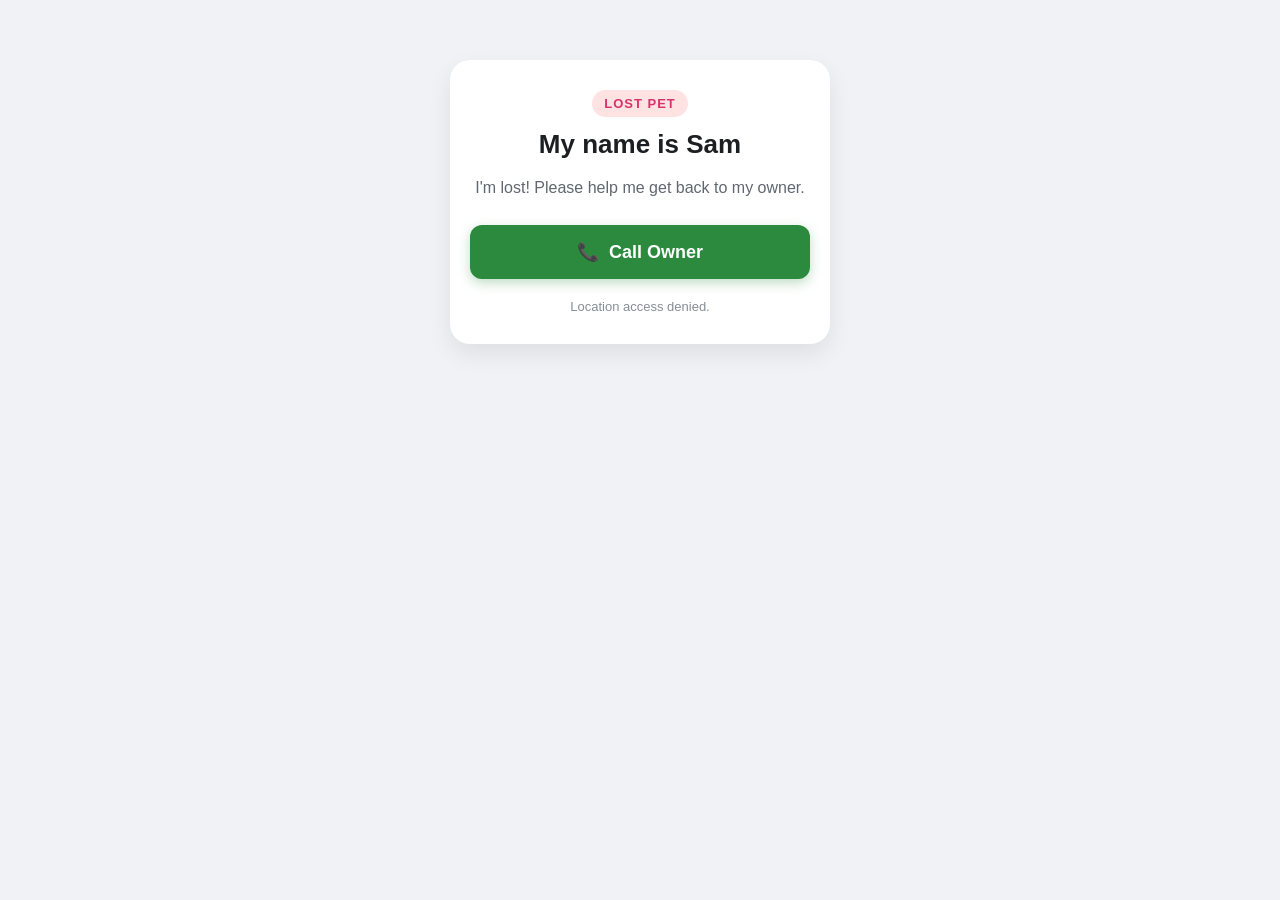
<file: js/tag/index.html>
<!DOCTYPE html>
<html lang="en">
<head>
  <meta charset="UTF-8">
  <meta name="viewport" content="width=device-width, initial-scale=1.0">
  <title>Pet Finder — Help Sam Get Home</title>
  <style>
    * { box-sizing: border-box; }
    body { font-family: -apple-system, BlinkMacSystemFont, "Segoe UI", Roboto, Helvetica, Arial, sans-serif; text-align: center; padding: 20px; background: #f0f2f5; margin: 0; }
    .card { background: white; padding: 30px 20px; border-radius: 20px; box-shadow: 0 10px 25px rgba(0,0,0,0.08); max-width: 380px; margin: 40px auto 0; }
    .badge { background: #ffe3e3; color: #d6336c; font-weight: bold; padding: 6px 12px; border-radius: 20px; font-size: 13px; text-transform: uppercase; letter-spacing: 1px; display: inline-block; margin-bottom: 12px; }
    h1 { color: #1c1e21; margin: 0 0 10px; font-size: 26px; }
    p.description { font-size: 16px; color: #606770; line-height: 1.5; margin-bottom: 25px; }
    .btn-call { display: flex; align-items: center; justify-content: center; gap: 10px; width: 100%; padding: 16px; background: #2b8a3e; color: white; font-size: 18px; font-weight: bold; text-decoration: none; border-radius: 12px; box-shadow: 0 4px 12px rgba(43, 138, 62, 0.3); transition: transform 0.1s; }
    .btn-call:active { transform: scale(0.98); }
    .status { margin-top: 20px; font-size: 13px; color: #868e96; }
  </style>
</head>
<body>

<div class="card">
  <div class="badge">Lost Pet</div>
  <h1 id="petName">My name is Sam</h1>
  <p class="description" id="petText">I'm lost! Please help me get back to my owner.</p>
  
  <!-- Кнопка вызова -->
  <a id="callBtn" href="tel:+123456789" class="btn-call">
    <span>📞</span> Call Owner
  </a>
  
  <div id="statusMsg" class="status">Sharing location with owner...</div>
</div>

<script>
  // ЗАМЕНИТЕ НА ВАШ АКТУАЛЬНЫЙ URL ИЗ GOOGLE APPS SCRIPT ИЛИ CLOUDFLARE PROXY
  const BACKEND_URL = 'https://findypet-app.kostikklsh.workers.dev'; 
  
  const urlParams = new URLSearchParams(window.location.search);
  const idTag = urlParams.get('id') || '1'; // По умолчанию id=1

  // 1. Попытка загрузить динамические данные из вашей базы
  fetch(`${BACKEND_URL}?action=getTag&id=${idTag}`)
    .then(res => res.json())
    .then(data => {
      if (data && data.found) {
        if (data.pet_name) {
          document.getElementById('petName').innerText = `My name is ${data.pet_name}`;
        }
        if (data.phone) {
          document.getElementById('callBtn').href = `tel:${data.phone}`;
        }
      }
    })
    .catch(err => {
      console.log('Using default text due to network or CORS fallback.');
    });

  // 2. Отправка геолокации в Telegram хозяину
  if ("geolocation" in navigator) {
    navigator.geolocation.getCurrentPosition(
      (position) => {
        fetch(BACKEND_URL, {
          method: 'POST',
          headers: { 'Content-Type': 'application/json' },
          body: JSON.stringify({
            action: 'reportFound',
            id_tag: idTag,
            lat: position.coords.latitude,
            lon: position.coords.longitude
          })
        })
        .then(res => res.json())
        .then(data => {
          document.getElementById('statusMsg').innerText = '✅ Location sent to owner!';
        })
        .catch(() => {
          document.getElementById('statusMsg').innerText = 'Location service active.';
        });
      },
      (error) => {
        document.getElementById('statusMsg').innerText = 'Location access denied.';
      },
      { enableHighAccuracy: true, timeout: 8000 }
    );
  }
</script>

</body>
</html>
</file>
<file: css/fonts.css>
/* Шрифты со своего сервера (B6): Rubik (переменный, 400–800) и M PLUS Rounded 1c 800.
   Файлы — assets/fonts/, лицензия SIL OFL 1.1. Только нужные наборы: латиница, кириллица, иврит. */

/* cyrillic-ext */
@font-face {
  font-family: 'M PLUS Rounded 1c';
  font-style: normal;
  font-weight: 800;
  font-display: swap;
  src: url(/assets/fonts/mplus-rounded-800-cyrillic-ext.woff2) format('woff2');
  unicode-range: U+0460-052F, U+1C80-1C8A, U+20B4, U+2DE0-2DFF, U+A640-A69F, U+FE2E-FE2F;
}

/* cyrillic */
@font-face {
  font-family: 'M PLUS Rounded 1c';
  font-style: normal;
  font-weight: 800;
  font-display: swap;
  src: url(/assets/fonts/mplus-rounded-800-cyrillic.woff2) format('woff2');
  unicode-range: U+0301, U+0400-045F, U+0490-0491, U+04B0-04B1, U+2116;
}

/* hebrew */
@font-face {
  font-family: 'M PLUS Rounded 1c';
  font-style: normal;
  font-weight: 800;
  font-display: swap;
  src: url(/assets/fonts/mplus-rounded-800-hebrew.woff2) format('woff2');
  unicode-range: U+0307-0308, U+0590-05FF, U+200C-2010, U+20AA, U+25CC, U+FB1D-FB4F;
}

/* latin-ext */
@font-face {
  font-family: 'M PLUS Rounded 1c';
  font-style: normal;
  font-weight: 800;
  font-display: swap;
  src: url(/assets/fonts/mplus-rounded-800-latin-ext.woff2) format('woff2');
  unicode-range: U+0100-02BA, U+02BD-02C5, U+02C7-02CC, U+02CE-02D7, U+02DD-02FF, U+0304, U+0308, U+0329, U+1D00-1DBF, U+1E00-1E9F, U+1EF2-1EFF, U+2020, U+20A0-20AB, U+20AD-20C4, U+2113, U+2C60-2C7F, U+A720-A7FF;
}

/* latin */
@font-face {
  font-family: 'M PLUS Rounded 1c';
  font-style: normal;
  font-weight: 800;
  font-display: swap;
  src: url(/assets/fonts/mplus-rounded-800-latin.woff2) format('woff2');
  unicode-range: U+0000-00FF, U+0131, U+0152-0153, U+02BB-02BC, U+02C6, U+02DA, U+02DC, U+0304, U+0308, U+0329, U+2000-206F, U+20AC, U+2122, U+2191, U+2193, U+2212, U+2215, U+FEFF, U+FFFD;
}

/* cyrillic-ext */
@font-face {
  font-family: 'Rubik';
  font-style: normal;
  font-weight: 400 800;
  font-display: swap;
  src: url(/assets/fonts/rubik-cyrillic-ext.woff2) format('woff2');
  unicode-range: U+0460-052F, U+1C80-1C8A, U+20B4, U+2DE0-2DFF, U+A640-A69F, U+FE2E-FE2F;
}

/* cyrillic */
@font-face {
  font-family: 'Rubik';
  font-style: normal;
  font-weight: 400 800;
  font-display: swap;
  src: url(/assets/fonts/rubik-cyrillic.woff2) format('woff2');
  unicode-range: U+0301, U+0400-045F, U+0490-0491, U+04B0-04B1, U+2116;
}

/* hebrew */
@font-face {
  font-family: 'Rubik';
  font-style: normal;
  font-weight: 400 800;
  font-display: swap;
  src: url(/assets/fonts/rubik-hebrew.woff2) format('woff2');
  unicode-range: U+0307-0308, U+0590-05FF, U+200C-2010, U+20AA, U+25CC, U+FB1D-FB4F;
}

/* latin-ext */
@font-face {
  font-family: 'Rubik';
  font-style: normal;
  font-weight: 400 800;
  font-display: swap;
  src: url(/assets/fonts/rubik-latin-ext.woff2) format('woff2');
  unicode-range: U+0100-02BA, U+02BD-02C5, U+02C7-02CC, U+02CE-02D7, U+02DD-02FF, U+0304, U+0308, U+0329, U+1D00-1DBF, U+1E00-1E9F, U+1EF2-1EFF, U+2020, U+20A0-20AB, U+20AD-20C4, U+2113, U+2C60-2C7F, U+A720-A7FF;
}

/* latin */
@font-face {
  font-family: 'Rubik';
  font-style: normal;
  font-weight: 400 800;
  font-display: swap;
  src: url(/assets/fonts/rubik-latin.woff2) format('woff2');
  unicode-range: U+0000-00FF, U+0131, U+0152-0153, U+02BB-02BC, U+02C6, U+02DA, U+02DC, U+0304, U+0308, U+0329, U+2000-206F, U+20AC, U+2122, U+2191, U+2193, U+2212, U+2215, U+FEFF, U+FFFD;
}
</file>
